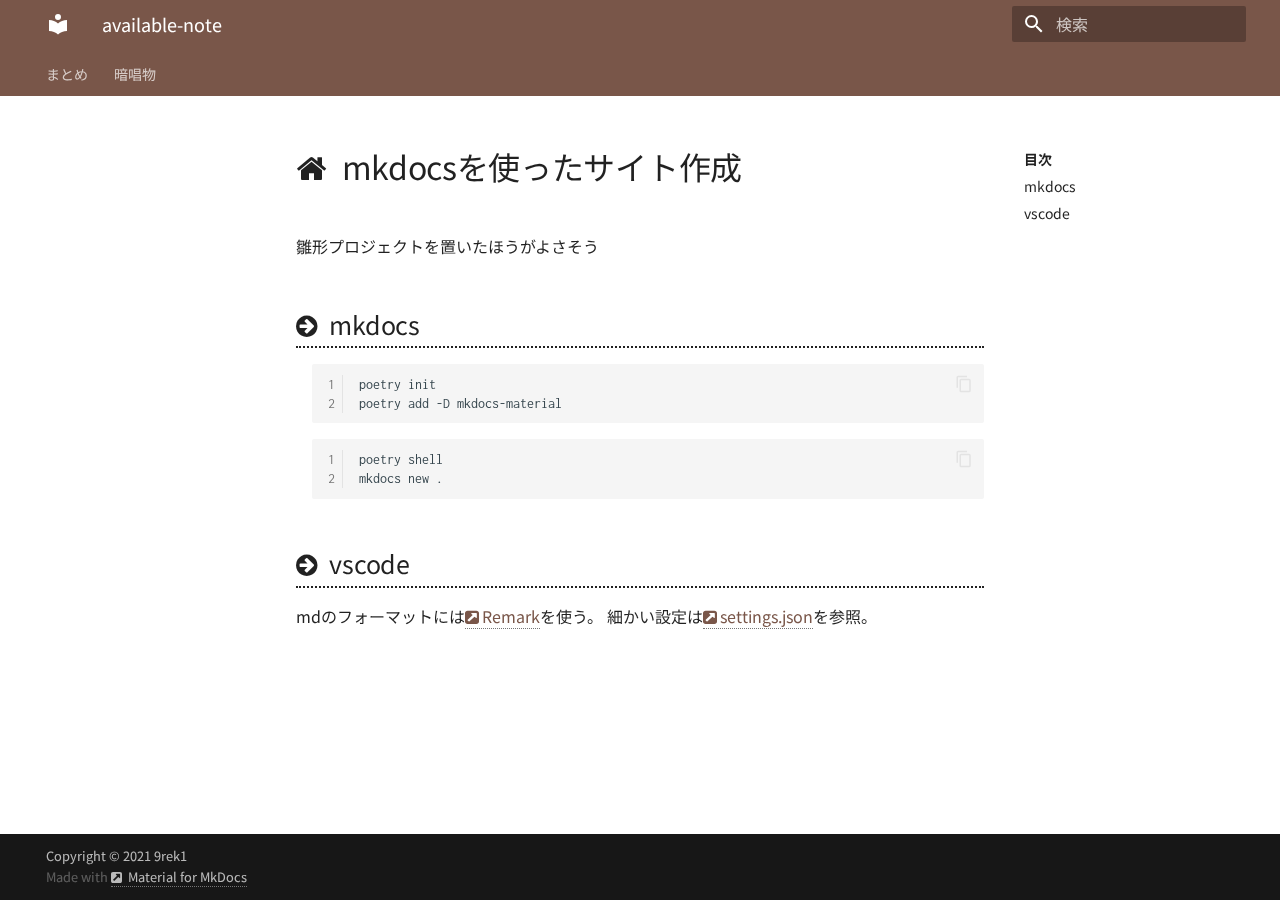
<file: index.html>
<!doctype html>
<html lang="ja" class="no-js">
  <head>
    
      <meta charset="utf-8">
      <meta name="viewport" content="width=device-width,initial-scale=1">
      
      
      
      
      <link rel="icon" href="assets/images/favicon.png">
      <meta name="generator" content="mkdocs-1.2.3, mkdocs-material-7.3.6">
    
    
      
        <title>available-note</title>
      
    
    
      <link rel="stylesheet" href="assets/stylesheets/main.a57b2b03.min.css">
      
        
        <link rel="stylesheet" href="assets/stylesheets/palette.3f5d1f46.min.css">
        
          
          
          <meta name="theme-color" content="#795649">
        
      
    
    
    
      
        
        <link rel="preconnect" href="https://fonts.gstatic.com" crossorigin>
        <link rel="stylesheet" href="https://fonts.googleapis.com/css?family=Noto+Sans+JP:300,400,400i,700%7CInconsolata&display=fallback">
        <style>:root{--md-text-font-family:"Noto Sans JP";--md-code-font-family:"Inconsolata"}</style>
      
    
    
    
      <link rel="stylesheet" href="stylesheets/extra.css">
    
      <link rel="stylesheet" href="https://stackpath.bootstrapcdn.com/font-awesome/4.7.0/css/font-awesome.min.css">
    
    
      


    
    
  </head>
  
  
    
    
    
    
    
    <body dir="ltr" data-md-color-scheme="" data-md-color-primary="brown" data-md-color-accent="">
  
    
    <script>function __prefix(e){return new URL(".",location).pathname+"."+e}function __get(e,t=localStorage){return JSON.parse(t.getItem(__prefix(e)))}</script>
    
    <input class="md-toggle" data-md-toggle="drawer" type="checkbox" id="__drawer" autocomplete="off">
    <input class="md-toggle" data-md-toggle="search" type="checkbox" id="__search" autocomplete="off">
    <label class="md-overlay" for="__drawer"></label>
    <div data-md-component="skip">
      
        
        <a href="#mkdocs" class="md-skip">
          コンテンツにスキップ
        </a>
      
    </div>
    <div data-md-component="announce">
      
    </div>
    
      

<header class="md-header" data-md-component="header">
  <nav class="md-header__inner md-grid" aria-label="ヘッダー">
    <a href="." title="available-note" class="md-header__button md-logo" aria-label="available-note" data-md-component="logo">
      
  
  <svg xmlns="http://www.w3.org/2000/svg" viewBox="0 0 24 24"><path d="M12 8a3 3 0 0 0 3-3 3 3 0 0 0-3-3 3 3 0 0 0-3 3 3 3 0 0 0 3 3m0 3.54C9.64 9.35 6.5 8 3 8v11c3.5 0 6.64 1.35 9 3.54 2.36-2.19 5.5-3.54 9-3.54V8c-3.5 0-6.64 1.35-9 3.54z"/></svg>

    </a>
    <label class="md-header__button md-icon" for="__drawer">
      <svg xmlns="http://www.w3.org/2000/svg" viewBox="0 0 24 24"><path d="M3 6h18v2H3V6m0 5h18v2H3v-2m0 5h18v2H3v-2z"/></svg>
    </label>
    <div class="md-header__title" data-md-component="header-title">
      <div class="md-header__ellipsis">
        <div class="md-header__topic">
          <span class="md-ellipsis">
            available-note
          </span>
        </div>
        <div class="md-header__topic" data-md-component="header-topic">
          <span class="md-ellipsis">
            
              mkdocsを使ったサイト作成
            
          </span>
        </div>
      </div>
    </div>
    
    
    
      <label class="md-header__button md-icon" for="__search">
        <svg xmlns="http://www.w3.org/2000/svg" viewBox="0 0 24 24"><path d="M9.5 3A6.5 6.5 0 0 1 16 9.5c0 1.61-.59 3.09-1.56 4.23l.27.27h.79l5 5-1.5 1.5-5-5v-.79l-.27-.27A6.516 6.516 0 0 1 9.5 16 6.5 6.5 0 0 1 3 9.5 6.5 6.5 0 0 1 9.5 3m0 2C7 5 5 7 5 9.5S7 14 9.5 14 14 12 14 9.5 12 5 9.5 5z"/></svg>
      </label>
      
<div class="md-search" data-md-component="search" role="dialog">
  <label class="md-search__overlay" for="__search"></label>
  <div class="md-search__inner" role="search">
    <form class="md-search__form" name="search">
      <input type="text" class="md-search__input" name="query" aria-label="検索" placeholder="検索" autocapitalize="off" autocorrect="off" autocomplete="off" spellcheck="false" data-md-component="search-query" required>
      <label class="md-search__icon md-icon" for="__search">
        <svg xmlns="http://www.w3.org/2000/svg" viewBox="0 0 24 24"><path d="M9.5 3A6.5 6.5 0 0 1 16 9.5c0 1.61-.59 3.09-1.56 4.23l.27.27h.79l5 5-1.5 1.5-5-5v-.79l-.27-.27A6.516 6.516 0 0 1 9.5 16 6.5 6.5 0 0 1 3 9.5 6.5 6.5 0 0 1 9.5 3m0 2C7 5 5 7 5 9.5S7 14 9.5 14 14 12 14 9.5 12 5 9.5 5z"/></svg>
        <svg xmlns="http://www.w3.org/2000/svg" viewBox="0 0 24 24"><path d="M20 11v2H8l5.5 5.5-1.42 1.42L4.16 12l7.92-7.92L13.5 5.5 8 11h12z"/></svg>
      </label>
      <nav class="md-search__options" aria-label="Search">
        
        <button type="reset" class="md-search__icon md-icon" aria-label="クリア" tabindex="-1">
          <svg xmlns="http://www.w3.org/2000/svg" viewBox="0 0 24 24"><path d="M19 6.41 17.59 5 12 10.59 6.41 5 5 6.41 10.59 12 5 17.59 6.41 19 12 13.41 17.59 19 19 17.59 13.41 12 19 6.41z"/></svg>
        </button>
      </nav>
      
    </form>
    <div class="md-search__output">
      <div class="md-search__scrollwrap" data-md-scrollfix>
        <div class="md-search-result" data-md-component="search-result">
          <div class="md-search-result__meta">
            検索を初期化
          </div>
          <ol class="md-search-result__list"></ol>
        </div>
      </div>
    </div>
  </div>
</div>
    
    
  </nav>
  
</header>
    
    <div class="md-container" data-md-component="container">
      
      
        
          
            
<nav class="md-tabs" aria-label="タブ" data-md-component="tabs">
  <div class="md-tabs__inner md-grid">
    <ul class="md-tabs__list">
      
        
  
  


  
  
  
    <li class="md-tabs__item">
      <a href="summary/murder/" class="md-tabs__link">
        まとめ
      </a>
    </li>
  

      
        
  
  


  
  
  
    <li class="md-tabs__item">
      <a href="recitation/rakusho/" class="md-tabs__link">
        暗唱物
      </a>
    </li>
  

      
    </ul>
  </div>
</nav>
          
        
      
      <main class="md-main" data-md-component="main">
        <div class="md-main__inner md-grid">
          
            
              
              <div class="md-sidebar md-sidebar--primary" data-md-component="sidebar" data-md-type="navigation" >
                <div class="md-sidebar__scrollwrap">
                  <div class="md-sidebar__inner">
                    

  


<nav class="md-nav md-nav--primary md-nav--lifted" aria-label="ナビゲーション" data-md-level="0">
  <label class="md-nav__title" for="__drawer">
    <a href="." title="available-note" class="md-nav__button md-logo" aria-label="available-note" data-md-component="logo">
      
  
  <svg xmlns="http://www.w3.org/2000/svg" viewBox="0 0 24 24"><path d="M12 8a3 3 0 0 0 3-3 3 3 0 0 0-3-3 3 3 0 0 0-3 3 3 3 0 0 0 3 3m0 3.54C9.64 9.35 6.5 8 3 8v11c3.5 0 6.64 1.35 9 3.54 2.36-2.19 5.5-3.54 9-3.54V8c-3.5 0-6.64 1.35-9 3.54z"/></svg>

    </a>
    available-note
  </label>
  
  <ul class="md-nav__list" data-md-scrollfix>
    
      
      
      

  
  
  
    
    <li class="md-nav__item md-nav__item--nested">
      
      
        <input class="md-nav__toggle md-toggle" data-md-toggle="__nav_1" type="checkbox" id="__nav_1" >
      
      
      
      
        <label class="md-nav__link" for="__nav_1">
          まとめ
          <span class="md-nav__icon md-icon"></span>
        </label>
      
      <nav class="md-nav" aria-label="まとめ" data-md-level="1">
        <label class="md-nav__title" for="__nav_1">
          <span class="md-nav__icon md-icon"></span>
          まとめ
        </label>
        <ul class="md-nav__list" data-md-scrollfix>
          
            
              
  
  
  
    <li class="md-nav__item">
      <a href="summary/murder/" class="md-nav__link">
        マダミス
      </a>
    </li>
  

            
          
        </ul>
      </nav>
    </li>
  

    
      
      
      

  
  
  
    
    <li class="md-nav__item md-nav__item--nested">
      
      
        <input class="md-nav__toggle md-toggle" data-md-toggle="__nav_2" type="checkbox" id="__nav_2" >
      
      
      
      
        <label class="md-nav__link" for="__nav_2">
          暗唱物
          <span class="md-nav__icon md-icon"></span>
        </label>
      
      <nav class="md-nav" aria-label="暗唱物" data-md-level="1">
        <label class="md-nav__title" for="__nav_2">
          <span class="md-nav__icon md-icon"></span>
          暗唱物
        </label>
        <ul class="md-nav__list" data-md-scrollfix>
          
            
              
  
  
  
    <li class="md-nav__item">
      <a href="recitation/rakusho/" class="md-nav__link">
        二条河原落書
      </a>
    </li>
  

            
          
            
              
  
  
  
    <li class="md-nav__item">
      <a href="recitation/kenpo/" class="md-nav__link">
        日本国憲法
      </a>
    </li>
  

            
          
            
              
  
  
  
    <li class="md-nav__item">
      <a href="recitation/chokugo/" class="md-nav__link">
        教育勅語
      </a>
    </li>
  

            
          
            
              
  
  
  
    <li class="md-nav__item">
      <a href="recitation/shingyo/" class="md-nav__link">
        般若心経
      </a>
    </li>
  

            
          
            
              
  
  
  
    <li class="md-nav__item">
      <a href="recitation/tenno/" class="md-nav__link">
        歴代天皇
      </a>
    </li>
  

            
          
            
              
  
  
  
    <li class="md-nav__item">
      <a href="recitation/literature/" class="md-nav__link">
        文学作品
      </a>
    </li>
  

            
          
            
              
  
  
  
    <li class="md-nav__item">
      <a href="recitation/culture/" class="md-nav__link">
        カルチャー
      </a>
    </li>
  

            
          
            
              
  
  
  
    <li class="md-nav__item">
      <a href="recitation/olympics/" class="md-nav__link">
        オリンピック
      </a>
    </li>
  

            
          
            
              
  
  
  
    <li class="md-nav__item">
      <a href="recitation/quiz/" class="md-nav__link">
        クイズもの
      </a>
    </li>
  

            
          
        </ul>
      </nav>
    </li>
  

    
  </ul>
</nav>
                  </div>
                </div>
              </div>
            
            
              
              <div class="md-sidebar md-sidebar--secondary" data-md-component="sidebar" data-md-type="toc" >
                <div class="md-sidebar__scrollwrap">
                  <div class="md-sidebar__inner">
                    


<nav class="md-nav md-nav--secondary" aria-label="目次">
  
  
  
    
  
  
    <label class="md-nav__title" for="__toc">
      <span class="md-nav__icon md-icon"></span>
      目次
    </label>
    <ul class="md-nav__list" data-md-component="toc" data-md-scrollfix>
      
        <li class="md-nav__item">
  <a href="#mkdocs_1" class="md-nav__link">
    mkdocs
  </a>
  
</li>
      
        <li class="md-nav__item">
  <a href="#vscode" class="md-nav__link">
    vscode
  </a>
  
</li>
      
    </ul>
  
</nav>
                  </div>
                </div>
              </div>
            
          
          <div class="md-content" data-md-component="content">
            <article class="md-content__inner md-typeset">
              
                
                
                <h1 id="mkdocs">mkdocsを使ったサイト作成</h1>
<p>雛形プロジェクトを置いたほうがよさそう</p>
<h2 id="mkdocs_1">mkdocs</h2>
<table class="highlighttable"><tr><td class="linenos"><div class="linenodiv"><pre><span></span><span class="normal">1</span>
<span class="normal">2</span></pre></div></td><td class="code"><div class="highlight"><pre><span></span><code>poetry init
poetry add -D mkdocs-material
</code></pre></div>
</td></tr></table>
<table class="highlighttable"><tr><td class="linenos"><div class="linenodiv"><pre><span></span><span class="normal">1</span>
<span class="normal">2</span></pre></div></td><td class="code"><div class="highlight"><pre><span></span><code>poetry shell
mkdocs new .
</code></pre></div>
</td></tr></table>
<h2 id="vscode">vscode</h2>
<p>mdのフォーマットには<a href="https://marketplace.visualstudio.com/items?itemName=unifiedjs.vscode-remark">Remark</a>を使う。
細かい設定は<a href="">settings.json</a>を参照。</p>
                
              
              
                


              
            </article>
          </div>
        </div>
        
      </main>
      
        
<footer class="md-footer">
  
  <div class="md-footer-meta md-typeset">
    <div class="md-footer-meta__inner md-grid">
      <div class="md-footer-copyright">
        
          <div class="md-footer-copyright__highlight">
            Copyright &copy 2021 9rek1
          </div>
        
        
          Made with
          <a href="https://squidfunk.github.io/mkdocs-material/" target="_blank" rel="noopener">
            Material for MkDocs
          </a>
        
        
      </div>
      
    </div>
  </div>
</footer>
      
    </div>
    <div class="md-dialog" data-md-component="dialog">
      <div class="md-dialog__inner md-typeset"></div>
    </div>
    <script id="__config" type="application/json">{"base": ".", "features": ["navigation.instant", "navigation.tabs"], "translations": {"clipboard.copy": "\u30af\u30ea\u30c3\u30d7\u30dc\u30fc\u30c9\u3078\u30b3\u30d4\u30fc", "clipboard.copied": "\u30b3\u30d4\u30fc\u3057\u307e\u3057\u305f", "search.config.lang": "ja", "search.config.pipeline": "trimmer, stemmer", "search.config.separator": "[\\s\\-\u3000\u3001\u3002\uff0c\uff0e]+", "search.placeholder": "\u691c\u7d22", "search.result.placeholder": "\u691c\u7d22\u30ad\u30fc\u30ef\u30fc\u30c9\u3092\u5165\u529b\u3057\u3066\u304f\u3060\u3055\u3044", "search.result.none": "\u4f55\u3082\u898b\u3064\u304b\u308a\u307e\u305b\u3093\u3067\u3057\u305f", "search.result.one": "1\u4ef6\u898b\u3064\u304b\u308a\u307e\u3057\u305f", "search.result.other": "#\u4ef6\u898b\u3064\u304b\u308a\u307e\u3057\u305f", "search.result.more.one": "\u3053\u306e\u30da\u30fc\u30b8\u5185\u306b\u3082\u30461\u4ef6\u898b\u3064\u304b\u308a\u307e\u3057\u305f", "search.result.more.other": "\u3053\u306e\u30da\u30fc\u30b8\u5185\u306b\u3042\u3068#\u4ef6\u898b\u3064\u304b\u308a\u307e\u3057\u305f", "search.result.term.missing": "\u691c\u7d22\u306b\u542b\u307e\u308c\u306a\u3044", "select.version.title": "Select version"}, "search": "assets/javascripts/workers/search.fcfe8b6d.min.js", "version": null}</script>
    
    
      <script src="assets/javascripts/bundle.b1047164.min.js"></script>
      
    
  </body>
</html>
</file>
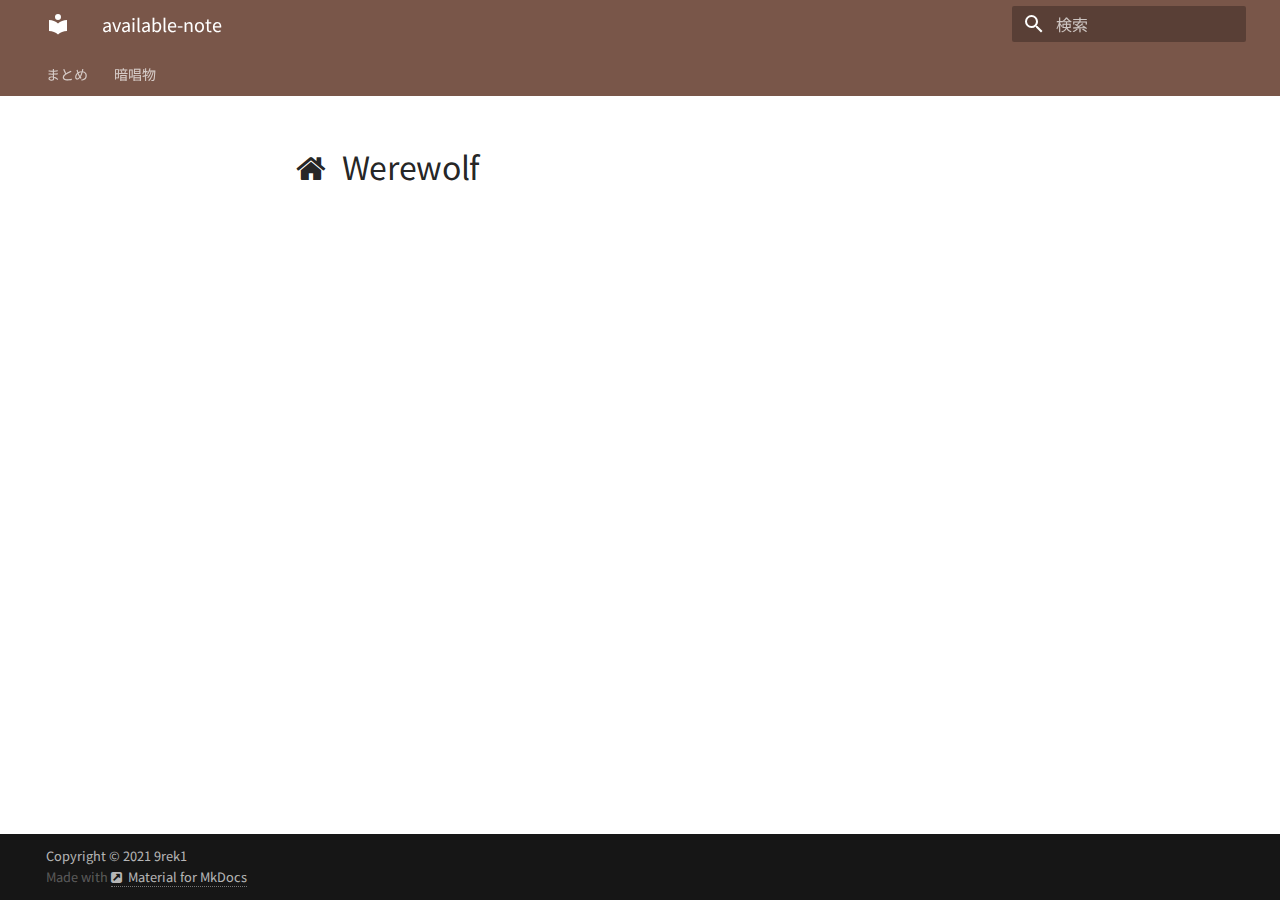
<file: werewolf/index.html>
<!doctype html>
<html lang="ja" class="no-js">
  <head>
    
      <meta charset="utf-8">
      <meta name="viewport" content="width=device-width,initial-scale=1">
      
      
      
      
      <link rel="icon" href="../assets/images/favicon.png">
      <meta name="generator" content="mkdocs-1.2.3, mkdocs-material-7.3.6">
    
    
      
        <title>Werewolf - available-note</title>
      
    
    
      <link rel="stylesheet" href="../assets/stylesheets/main.a57b2b03.min.css">
      
        
        <link rel="stylesheet" href="../assets/stylesheets/palette.3f5d1f46.min.css">
        
          
          
          <meta name="theme-color" content="#795649">
        
      
    
    
    
      
        
        <link rel="preconnect" href="https://fonts.gstatic.com" crossorigin>
        <link rel="stylesheet" href="https://fonts.googleapis.com/css?family=Noto+Sans+JP:300,400,400i,700%7CInconsolata&display=fallback">
        <style>:root{--md-text-font-family:"Noto Sans JP";--md-code-font-family:"Inconsolata"}</style>
      
    
    
    
      <link rel="stylesheet" href="../stylesheets/extra.css">
    
      <link rel="stylesheet" href="https://stackpath.bootstrapcdn.com/font-awesome/4.7.0/css/font-awesome.min.css">
    
    
      


    
    
  </head>
  
  
    
    
    
    
    
    <body dir="ltr" data-md-color-scheme="" data-md-color-primary="brown" data-md-color-accent="">
  
    
    <script>function __prefix(e){return new URL("..",location).pathname+"."+e}function __get(e,t=localStorage){return JSON.parse(t.getItem(__prefix(e)))}</script>
    
    <input class="md-toggle" data-md-toggle="drawer" type="checkbox" id="__drawer" autocomplete="off">
    <input class="md-toggle" data-md-toggle="search" type="checkbox" id="__search" autocomplete="off">
    <label class="md-overlay" for="__drawer"></label>
    <div data-md-component="skip">
      
    </div>
    <div data-md-component="announce">
      
    </div>
    
      

<header class="md-header" data-md-component="header">
  <nav class="md-header__inner md-grid" aria-label="ヘッダー">
    <a href=".." title="available-note" class="md-header__button md-logo" aria-label="available-note" data-md-component="logo">
      
  
  <svg xmlns="http://www.w3.org/2000/svg" viewBox="0 0 24 24"><path d="M12 8a3 3 0 0 0 3-3 3 3 0 0 0-3-3 3 3 0 0 0-3 3 3 3 0 0 0 3 3m0 3.54C9.64 9.35 6.5 8 3 8v11c3.5 0 6.64 1.35 9 3.54 2.36-2.19 5.5-3.54 9-3.54V8c-3.5 0-6.64 1.35-9 3.54z"/></svg>

    </a>
    <label class="md-header__button md-icon" for="__drawer">
      <svg xmlns="http://www.w3.org/2000/svg" viewBox="0 0 24 24"><path d="M3 6h18v2H3V6m0 5h18v2H3v-2m0 5h18v2H3v-2z"/></svg>
    </label>
    <div class="md-header__title" data-md-component="header-title">
      <div class="md-header__ellipsis">
        <div class="md-header__topic">
          <span class="md-ellipsis">
            available-note
          </span>
        </div>
        <div class="md-header__topic" data-md-component="header-topic">
          <span class="md-ellipsis">
            
              Werewolf
            
          </span>
        </div>
      </div>
    </div>
    
    
    
      <label class="md-header__button md-icon" for="__search">
        <svg xmlns="http://www.w3.org/2000/svg" viewBox="0 0 24 24"><path d="M9.5 3A6.5 6.5 0 0 1 16 9.5c0 1.61-.59 3.09-1.56 4.23l.27.27h.79l5 5-1.5 1.5-5-5v-.79l-.27-.27A6.516 6.516 0 0 1 9.5 16 6.5 6.5 0 0 1 3 9.5 6.5 6.5 0 0 1 9.5 3m0 2C7 5 5 7 5 9.5S7 14 9.5 14 14 12 14 9.5 12 5 9.5 5z"/></svg>
      </label>
      
<div class="md-search" data-md-component="search" role="dialog">
  <label class="md-search__overlay" for="__search"></label>
  <div class="md-search__inner" role="search">
    <form class="md-search__form" name="search">
      <input type="text" class="md-search__input" name="query" aria-label="検索" placeholder="検索" autocapitalize="off" autocorrect="off" autocomplete="off" spellcheck="false" data-md-component="search-query" required>
      <label class="md-search__icon md-icon" for="__search">
        <svg xmlns="http://www.w3.org/2000/svg" viewBox="0 0 24 24"><path d="M9.5 3A6.5 6.5 0 0 1 16 9.5c0 1.61-.59 3.09-1.56 4.23l.27.27h.79l5 5-1.5 1.5-5-5v-.79l-.27-.27A6.516 6.516 0 0 1 9.5 16 6.5 6.5 0 0 1 3 9.5 6.5 6.5 0 0 1 9.5 3m0 2C7 5 5 7 5 9.5S7 14 9.5 14 14 12 14 9.5 12 5 9.5 5z"/></svg>
        <svg xmlns="http://www.w3.org/2000/svg" viewBox="0 0 24 24"><path d="M20 11v2H8l5.5 5.5-1.42 1.42L4.16 12l7.92-7.92L13.5 5.5 8 11h12z"/></svg>
      </label>
      <nav class="md-search__options" aria-label="Search">
        
        <button type="reset" class="md-search__icon md-icon" aria-label="クリア" tabindex="-1">
          <svg xmlns="http://www.w3.org/2000/svg" viewBox="0 0 24 24"><path d="M19 6.41 17.59 5 12 10.59 6.41 5 5 6.41 10.59 12 5 17.59 6.41 19 12 13.41 17.59 19 19 17.59 13.41 12 19 6.41z"/></svg>
        </button>
      </nav>
      
    </form>
    <div class="md-search__output">
      <div class="md-search__scrollwrap" data-md-scrollfix>
        <div class="md-search-result" data-md-component="search-result">
          <div class="md-search-result__meta">
            検索を初期化
          </div>
          <ol class="md-search-result__list"></ol>
        </div>
      </div>
    </div>
  </div>
</div>
    
    
  </nav>
  
</header>
    
    <div class="md-container" data-md-component="container">
      
      
        
          
            
<nav class="md-tabs" aria-label="タブ" data-md-component="tabs">
  <div class="md-tabs__inner md-grid">
    <ul class="md-tabs__list">
      
        
  
  


  
  
  
    <li class="md-tabs__item">
      <a href="../summary/murder/" class="md-tabs__link">
        まとめ
      </a>
    </li>
  

      
        
  
  


  
  
  
    <li class="md-tabs__item">
      <a href="../recitation/rakusho/" class="md-tabs__link">
        暗唱物
      </a>
    </li>
  

      
    </ul>
  </div>
</nav>
          
        
      
      <main class="md-main" data-md-component="main">
        <div class="md-main__inner md-grid">
          
            
              
              <div class="md-sidebar md-sidebar--primary" data-md-component="sidebar" data-md-type="navigation" >
                <div class="md-sidebar__scrollwrap">
                  <div class="md-sidebar__inner">
                    

  


<nav class="md-nav md-nav--primary md-nav--lifted" aria-label="ナビゲーション" data-md-level="0">
  <label class="md-nav__title" for="__drawer">
    <a href=".." title="available-note" class="md-nav__button md-logo" aria-label="available-note" data-md-component="logo">
      
  
  <svg xmlns="http://www.w3.org/2000/svg" viewBox="0 0 24 24"><path d="M12 8a3 3 0 0 0 3-3 3 3 0 0 0-3-3 3 3 0 0 0-3 3 3 3 0 0 0 3 3m0 3.54C9.64 9.35 6.5 8 3 8v11c3.5 0 6.64 1.35 9 3.54 2.36-2.19 5.5-3.54 9-3.54V8c-3.5 0-6.64 1.35-9 3.54z"/></svg>

    </a>
    available-note
  </label>
  
  <ul class="md-nav__list" data-md-scrollfix>
    
      
      
      

  
  
  
    
    <li class="md-nav__item md-nav__item--nested">
      
      
        <input class="md-nav__toggle md-toggle" data-md-toggle="__nav_1" type="checkbox" id="__nav_1" >
      
      
      
      
        <label class="md-nav__link" for="__nav_1">
          まとめ
          <span class="md-nav__icon md-icon"></span>
        </label>
      
      <nav class="md-nav" aria-label="まとめ" data-md-level="1">
        <label class="md-nav__title" for="__nav_1">
          <span class="md-nav__icon md-icon"></span>
          まとめ
        </label>
        <ul class="md-nav__list" data-md-scrollfix>
          
            
              
  
  
  
    <li class="md-nav__item">
      <a href="../summary/murder/" class="md-nav__link">
        マダミス
      </a>
    </li>
  

            
          
        </ul>
      </nav>
    </li>
  

    
      
      
      

  
  
  
    
    <li class="md-nav__item md-nav__item--nested">
      
      
        <input class="md-nav__toggle md-toggle" data-md-toggle="__nav_2" type="checkbox" id="__nav_2" >
      
      
      
      
        <label class="md-nav__link" for="__nav_2">
          暗唱物
          <span class="md-nav__icon md-icon"></span>
        </label>
      
      <nav class="md-nav" aria-label="暗唱物" data-md-level="1">
        <label class="md-nav__title" for="__nav_2">
          <span class="md-nav__icon md-icon"></span>
          暗唱物
        </label>
        <ul class="md-nav__list" data-md-scrollfix>
          
            
              
  
  
  
    <li class="md-nav__item">
      <a href="../recitation/rakusho/" class="md-nav__link">
        二条河原落書
      </a>
    </li>
  

            
          
            
              
  
  
  
    <li class="md-nav__item">
      <a href="../recitation/kenpo/" class="md-nav__link">
        日本国憲法
      </a>
    </li>
  

            
          
            
              
  
  
  
    <li class="md-nav__item">
      <a href="../recitation/chokugo/" class="md-nav__link">
        教育勅語
      </a>
    </li>
  

            
          
            
              
  
  
  
    <li class="md-nav__item">
      <a href="../recitation/shingyo/" class="md-nav__link">
        般若心経
      </a>
    </li>
  

            
          
            
              
  
  
  
    <li class="md-nav__item">
      <a href="../recitation/tenno/" class="md-nav__link">
        歴代天皇
      </a>
    </li>
  

            
          
            
              
  
  
  
    <li class="md-nav__item">
      <a href="../recitation/literature/" class="md-nav__link">
        文学作品
      </a>
    </li>
  

            
          
            
              
  
  
  
    <li class="md-nav__item">
      <a href="../recitation/culture/" class="md-nav__link">
        カルチャー
      </a>
    </li>
  

            
          
            
              
  
  
  
    <li class="md-nav__item">
      <a href="../recitation/olympics/" class="md-nav__link">
        オリンピック
      </a>
    </li>
  

            
          
            
              
  
  
  
    <li class="md-nav__item">
      <a href="../recitation/quiz/" class="md-nav__link">
        クイズもの
      </a>
    </li>
  

            
          
        </ul>
      </nav>
    </li>
  

    
  </ul>
</nav>
                  </div>
                </div>
              </div>
            
            
          
          <div class="md-content" data-md-component="content">
            <article class="md-content__inner md-typeset">
              
                
                
                  <h1>Werewolf</h1>
                
                
                
              
              
                


              
            </article>
          </div>
        </div>
        
      </main>
      
        
<footer class="md-footer">
  
  <div class="md-footer-meta md-typeset">
    <div class="md-footer-meta__inner md-grid">
      <div class="md-footer-copyright">
        
          <div class="md-footer-copyright__highlight">
            Copyright &copy 2021 9rek1
          </div>
        
        
          Made with
          <a href="https://squidfunk.github.io/mkdocs-material/" target="_blank" rel="noopener">
            Material for MkDocs
          </a>
        
        
      </div>
      
    </div>
  </div>
</footer>
      
    </div>
    <div class="md-dialog" data-md-component="dialog">
      <div class="md-dialog__inner md-typeset"></div>
    </div>
    <script id="__config" type="application/json">{"base": "..", "features": ["navigation.instant", "navigation.tabs"], "translations": {"clipboard.copy": "\u30af\u30ea\u30c3\u30d7\u30dc\u30fc\u30c9\u3078\u30b3\u30d4\u30fc", "clipboard.copied": "\u30b3\u30d4\u30fc\u3057\u307e\u3057\u305f", "search.config.lang": "ja", "search.config.pipeline": "trimmer, stemmer", "search.config.separator": "[\\s\\-\u3000\u3001\u3002\uff0c\uff0e]+", "search.placeholder": "\u691c\u7d22", "search.result.placeholder": "\u691c\u7d22\u30ad\u30fc\u30ef\u30fc\u30c9\u3092\u5165\u529b\u3057\u3066\u304f\u3060\u3055\u3044", "search.result.none": "\u4f55\u3082\u898b\u3064\u304b\u308a\u307e\u305b\u3093\u3067\u3057\u305f", "search.result.one": "1\u4ef6\u898b\u3064\u304b\u308a\u307e\u3057\u305f", "search.result.other": "#\u4ef6\u898b\u3064\u304b\u308a\u307e\u3057\u305f", "search.result.more.one": "\u3053\u306e\u30da\u30fc\u30b8\u5185\u306b\u3082\u30461\u4ef6\u898b\u3064\u304b\u308a\u307e\u3057\u305f", "search.result.more.other": "\u3053\u306e\u30da\u30fc\u30b8\u5185\u306b\u3042\u3068#\u4ef6\u898b\u3064\u304b\u308a\u307e\u3057\u305f", "search.result.term.missing": "\u691c\u7d22\u306b\u542b\u307e\u308c\u306a\u3044", "select.version.title": "Select version"}, "search": "../assets/javascripts/workers/search.fcfe8b6d.min.js", "version": null}</script>
    
    
      <script src="../assets/javascripts/bundle.b1047164.min.js"></script>
      
    
  </body>
</html>
</file>
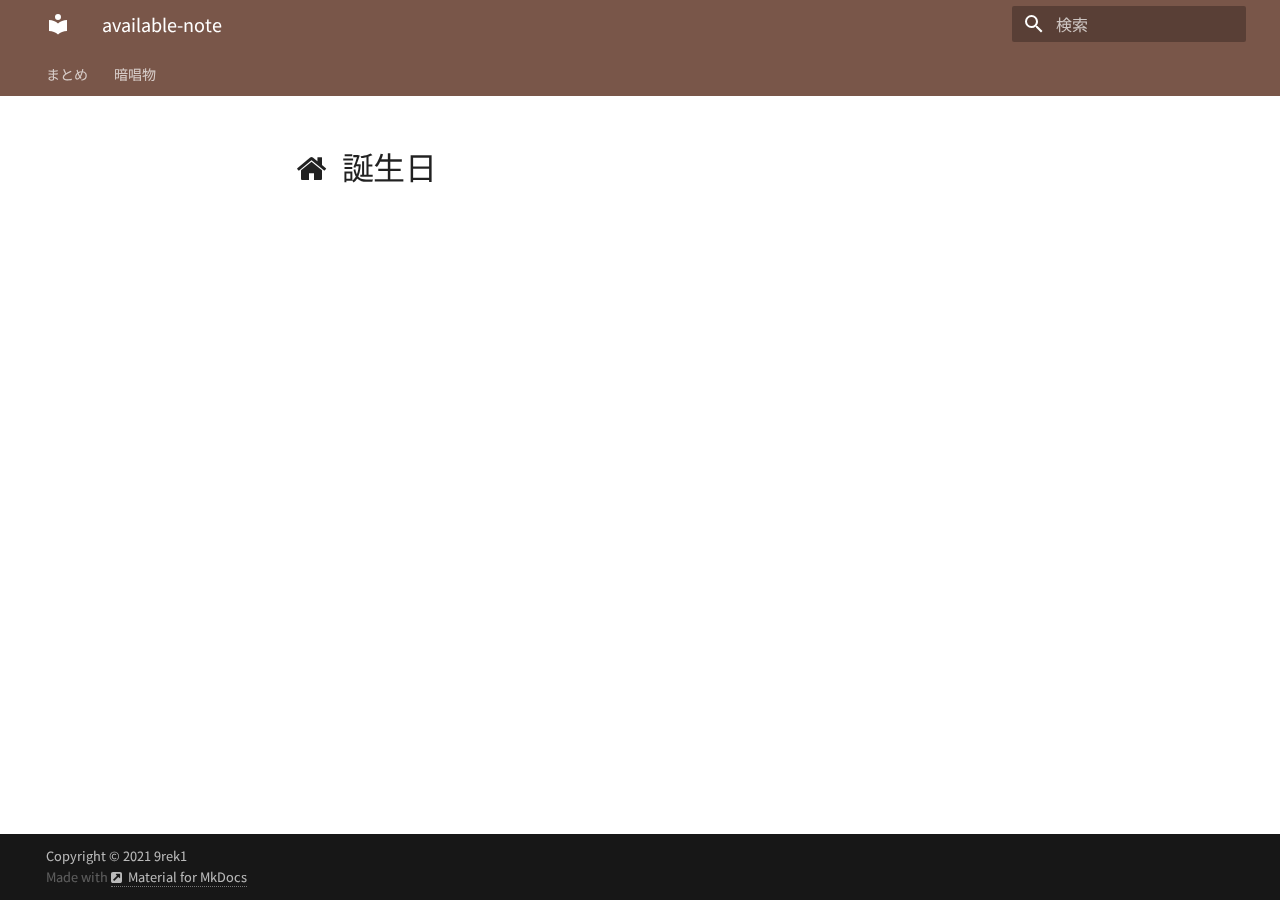
<file: recitation/birthday/index.html>
<!doctype html>
<html lang="ja" class="no-js">
  <head>
    
      <meta charset="utf-8">
      <meta name="viewport" content="width=device-width,initial-scale=1">
      
      
      
      
      <link rel="icon" href="../../assets/images/favicon.png">
      <meta name="generator" content="mkdocs-1.2.3, mkdocs-material-7.3.6">
    
    
      
        <title>誕生日 - available-note</title>
      
    
    
      <link rel="stylesheet" href="../../assets/stylesheets/main.a57b2b03.min.css">
      
        
        <link rel="stylesheet" href="../../assets/stylesheets/palette.3f5d1f46.min.css">
        
          
          
          <meta name="theme-color" content="#795649">
        
      
    
    
    
      
        
        <link rel="preconnect" href="https://fonts.gstatic.com" crossorigin>
        <link rel="stylesheet" href="https://fonts.googleapis.com/css?family=Noto+Sans+JP:300,400,400i,700%7CInconsolata&display=fallback">
        <style>:root{--md-text-font-family:"Noto Sans JP";--md-code-font-family:"Inconsolata"}</style>
      
    
    
    
      <link rel="stylesheet" href="../../stylesheets/extra.css">
    
      <link rel="stylesheet" href="https://stackpath.bootstrapcdn.com/font-awesome/4.7.0/css/font-awesome.min.css">
    
    
      


    
    
  </head>
  
  
    
    
    
    
    
    <body dir="ltr" data-md-color-scheme="" data-md-color-primary="brown" data-md-color-accent="">
  
    
    <script>function __prefix(e){return new URL("../..",location).pathname+"."+e}function __get(e,t=localStorage){return JSON.parse(t.getItem(__prefix(e)))}</script>
    
    <input class="md-toggle" data-md-toggle="drawer" type="checkbox" id="__drawer" autocomplete="off">
    <input class="md-toggle" data-md-toggle="search" type="checkbox" id="__search" autocomplete="off">
    <label class="md-overlay" for="__drawer"></label>
    <div data-md-component="skip">
      
        
        <a href="#_1" class="md-skip">
          コンテンツにスキップ
        </a>
      
    </div>
    <div data-md-component="announce">
      
    </div>
    
      

<header class="md-header" data-md-component="header">
  <nav class="md-header__inner md-grid" aria-label="ヘッダー">
    <a href="../.." title="available-note" class="md-header__button md-logo" aria-label="available-note" data-md-component="logo">
      
  
  <svg xmlns="http://www.w3.org/2000/svg" viewBox="0 0 24 24"><path d="M12 8a3 3 0 0 0 3-3 3 3 0 0 0-3-3 3 3 0 0 0-3 3 3 3 0 0 0 3 3m0 3.54C9.64 9.35 6.5 8 3 8v11c3.5 0 6.64 1.35 9 3.54 2.36-2.19 5.5-3.54 9-3.54V8c-3.5 0-6.64 1.35-9 3.54z"/></svg>

    </a>
    <label class="md-header__button md-icon" for="__drawer">
      <svg xmlns="http://www.w3.org/2000/svg" viewBox="0 0 24 24"><path d="M3 6h18v2H3V6m0 5h18v2H3v-2m0 5h18v2H3v-2z"/></svg>
    </label>
    <div class="md-header__title" data-md-component="header-title">
      <div class="md-header__ellipsis">
        <div class="md-header__topic">
          <span class="md-ellipsis">
            available-note
          </span>
        </div>
        <div class="md-header__topic" data-md-component="header-topic">
          <span class="md-ellipsis">
            
              誕生日
            
          </span>
        </div>
      </div>
    </div>
    
    
    
      <label class="md-header__button md-icon" for="__search">
        <svg xmlns="http://www.w3.org/2000/svg" viewBox="0 0 24 24"><path d="M9.5 3A6.5 6.5 0 0 1 16 9.5c0 1.61-.59 3.09-1.56 4.23l.27.27h.79l5 5-1.5 1.5-5-5v-.79l-.27-.27A6.516 6.516 0 0 1 9.5 16 6.5 6.5 0 0 1 3 9.5 6.5 6.5 0 0 1 9.5 3m0 2C7 5 5 7 5 9.5S7 14 9.5 14 14 12 14 9.5 12 5 9.5 5z"/></svg>
      </label>
      
<div class="md-search" data-md-component="search" role="dialog">
  <label class="md-search__overlay" for="__search"></label>
  <div class="md-search__inner" role="search">
    <form class="md-search__form" name="search">
      <input type="text" class="md-search__input" name="query" aria-label="検索" placeholder="検索" autocapitalize="off" autocorrect="off" autocomplete="off" spellcheck="false" data-md-component="search-query" required>
      <label class="md-search__icon md-icon" for="__search">
        <svg xmlns="http://www.w3.org/2000/svg" viewBox="0 0 24 24"><path d="M9.5 3A6.5 6.5 0 0 1 16 9.5c0 1.61-.59 3.09-1.56 4.23l.27.27h.79l5 5-1.5 1.5-5-5v-.79l-.27-.27A6.516 6.516 0 0 1 9.5 16 6.5 6.5 0 0 1 3 9.5 6.5 6.5 0 0 1 9.5 3m0 2C7 5 5 7 5 9.5S7 14 9.5 14 14 12 14 9.5 12 5 9.5 5z"/></svg>
        <svg xmlns="http://www.w3.org/2000/svg" viewBox="0 0 24 24"><path d="M20 11v2H8l5.5 5.5-1.42 1.42L4.16 12l7.92-7.92L13.5 5.5 8 11h12z"/></svg>
      </label>
      <nav class="md-search__options" aria-label="Search">
        
        <button type="reset" class="md-search__icon md-icon" aria-label="クリア" tabindex="-1">
          <svg xmlns="http://www.w3.org/2000/svg" viewBox="0 0 24 24"><path d="M19 6.41 17.59 5 12 10.59 6.41 5 5 6.41 10.59 12 5 17.59 6.41 19 12 13.41 17.59 19 19 17.59 13.41 12 19 6.41z"/></svg>
        </button>
      </nav>
      
    </form>
    <div class="md-search__output">
      <div class="md-search__scrollwrap" data-md-scrollfix>
        <div class="md-search-result" data-md-component="search-result">
          <div class="md-search-result__meta">
            検索を初期化
          </div>
          <ol class="md-search-result__list"></ol>
        </div>
      </div>
    </div>
  </div>
</div>
    
    
  </nav>
  
</header>
    
    <div class="md-container" data-md-component="container">
      
      
        
          
            
<nav class="md-tabs" aria-label="タブ" data-md-component="tabs">
  <div class="md-tabs__inner md-grid">
    <ul class="md-tabs__list">
      
        
  
  


  
  
  
    <li class="md-tabs__item">
      <a href="../../summary/murder/" class="md-tabs__link">
        まとめ
      </a>
    </li>
  

      
        
  
  


  
  
  
    <li class="md-tabs__item">
      <a href="../rakusho/" class="md-tabs__link">
        暗唱物
      </a>
    </li>
  

      
    </ul>
  </div>
</nav>
          
        
      
      <main class="md-main" data-md-component="main">
        <div class="md-main__inner md-grid">
          
            
              
              <div class="md-sidebar md-sidebar--primary" data-md-component="sidebar" data-md-type="navigation" >
                <div class="md-sidebar__scrollwrap">
                  <div class="md-sidebar__inner">
                    

  


<nav class="md-nav md-nav--primary md-nav--lifted" aria-label="ナビゲーション" data-md-level="0">
  <label class="md-nav__title" for="__drawer">
    <a href="../.." title="available-note" class="md-nav__button md-logo" aria-label="available-note" data-md-component="logo">
      
  
  <svg xmlns="http://www.w3.org/2000/svg" viewBox="0 0 24 24"><path d="M12 8a3 3 0 0 0 3-3 3 3 0 0 0-3-3 3 3 0 0 0-3 3 3 3 0 0 0 3 3m0 3.54C9.64 9.35 6.5 8 3 8v11c3.5 0 6.64 1.35 9 3.54 2.36-2.19 5.5-3.54 9-3.54V8c-3.5 0-6.64 1.35-9 3.54z"/></svg>

    </a>
    available-note
  </label>
  
  <ul class="md-nav__list" data-md-scrollfix>
    
      
      
      

  
  
  
    
    <li class="md-nav__item md-nav__item--nested">
      
      
        <input class="md-nav__toggle md-toggle" data-md-toggle="__nav_1" type="checkbox" id="__nav_1" >
      
      
      
      
        <label class="md-nav__link" for="__nav_1">
          まとめ
          <span class="md-nav__icon md-icon"></span>
        </label>
      
      <nav class="md-nav" aria-label="まとめ" data-md-level="1">
        <label class="md-nav__title" for="__nav_1">
          <span class="md-nav__icon md-icon"></span>
          まとめ
        </label>
        <ul class="md-nav__list" data-md-scrollfix>
          
            
              
  
  
  
    <li class="md-nav__item">
      <a href="../../summary/murder/" class="md-nav__link">
        マダミス
      </a>
    </li>
  

            
          
        </ul>
      </nav>
    </li>
  

    
      
      
      

  
  
  
    
    <li class="md-nav__item md-nav__item--nested">
      
      
        <input class="md-nav__toggle md-toggle" data-md-toggle="__nav_2" type="checkbox" id="__nav_2" >
      
      
      
      
        <label class="md-nav__link" for="__nav_2">
          暗唱物
          <span class="md-nav__icon md-icon"></span>
        </label>
      
      <nav class="md-nav" aria-label="暗唱物" data-md-level="1">
        <label class="md-nav__title" for="__nav_2">
          <span class="md-nav__icon md-icon"></span>
          暗唱物
        </label>
        <ul class="md-nav__list" data-md-scrollfix>
          
            
              
  
  
  
    <li class="md-nav__item">
      <a href="../rakusho/" class="md-nav__link">
        二条河原落書
      </a>
    </li>
  

            
          
            
              
  
  
  
    <li class="md-nav__item">
      <a href="../kenpo/" class="md-nav__link">
        日本国憲法
      </a>
    </li>
  

            
          
            
              
  
  
  
    <li class="md-nav__item">
      <a href="../chokugo/" class="md-nav__link">
        教育勅語
      </a>
    </li>
  

            
          
            
              
  
  
  
    <li class="md-nav__item">
      <a href="../shingyo/" class="md-nav__link">
        般若心経
      </a>
    </li>
  

            
          
            
              
  
  
  
    <li class="md-nav__item">
      <a href="../tenno/" class="md-nav__link">
        歴代天皇
      </a>
    </li>
  

            
          
            
              
  
  
  
    <li class="md-nav__item">
      <a href="../literature/" class="md-nav__link">
        文学作品
      </a>
    </li>
  

            
          
            
              
  
  
  
    <li class="md-nav__item">
      <a href="../culture/" class="md-nav__link">
        カルチャー
      </a>
    </li>
  

            
          
            
              
  
  
  
    <li class="md-nav__item">
      <a href="../olympics/" class="md-nav__link">
        オリンピック
      </a>
    </li>
  

            
          
            
              
  
  
  
    <li class="md-nav__item">
      <a href="../quiz/" class="md-nav__link">
        クイズもの
      </a>
    </li>
  

            
          
        </ul>
      </nav>
    </li>
  

    
  </ul>
</nav>
                  </div>
                </div>
              </div>
            
            
              
              <div class="md-sidebar md-sidebar--secondary" data-md-component="sidebar" data-md-type="toc" >
                <div class="md-sidebar__scrollwrap">
                  <div class="md-sidebar__inner">
                    


<nav class="md-nav md-nav--secondary" aria-label="目次">
  
  
  
    
  
  
</nav>
                  </div>
                </div>
              </div>
            
          
          <div class="md-content" data-md-component="content">
            <article class="md-content__inner md-typeset">
              
                
                
                <h1 id="_1">誕生日</h1>
                
              
              
                


              
            </article>
          </div>
        </div>
        
      </main>
      
        
<footer class="md-footer">
  
  <div class="md-footer-meta md-typeset">
    <div class="md-footer-meta__inner md-grid">
      <div class="md-footer-copyright">
        
          <div class="md-footer-copyright__highlight">
            Copyright &copy 2021 9rek1
          </div>
        
        
          Made with
          <a href="https://squidfunk.github.io/mkdocs-material/" target="_blank" rel="noopener">
            Material for MkDocs
          </a>
        
        
      </div>
      
    </div>
  </div>
</footer>
      
    </div>
    <div class="md-dialog" data-md-component="dialog">
      <div class="md-dialog__inner md-typeset"></div>
    </div>
    <script id="__config" type="application/json">{"base": "../..", "features": ["navigation.instant", "navigation.tabs"], "translations": {"clipboard.copy": "\u30af\u30ea\u30c3\u30d7\u30dc\u30fc\u30c9\u3078\u30b3\u30d4\u30fc", "clipboard.copied": "\u30b3\u30d4\u30fc\u3057\u307e\u3057\u305f", "search.config.lang": "ja", "search.config.pipeline": "trimmer, stemmer", "search.config.separator": "[\\s\\-\u3000\u3001\u3002\uff0c\uff0e]+", "search.placeholder": "\u691c\u7d22", "search.result.placeholder": "\u691c\u7d22\u30ad\u30fc\u30ef\u30fc\u30c9\u3092\u5165\u529b\u3057\u3066\u304f\u3060\u3055\u3044", "search.result.none": "\u4f55\u3082\u898b\u3064\u304b\u308a\u307e\u305b\u3093\u3067\u3057\u305f", "search.result.one": "1\u4ef6\u898b\u3064\u304b\u308a\u307e\u3057\u305f", "search.result.other": "#\u4ef6\u898b\u3064\u304b\u308a\u307e\u3057\u305f", "search.result.more.one": "\u3053\u306e\u30da\u30fc\u30b8\u5185\u306b\u3082\u30461\u4ef6\u898b\u3064\u304b\u308a\u307e\u3057\u305f", "search.result.more.other": "\u3053\u306e\u30da\u30fc\u30b8\u5185\u306b\u3042\u3068#\u4ef6\u898b\u3064\u304b\u308a\u307e\u3057\u305f", "search.result.term.missing": "\u691c\u7d22\u306b\u542b\u307e\u308c\u306a\u3044", "select.version.title": "Select version"}, "search": "../../assets/javascripts/workers/search.fcfe8b6d.min.js", "version": null}</script>
    
    
      <script src="../../assets/javascripts/bundle.b1047164.min.js"></script>
      
    
  </body>
</html>
</file>
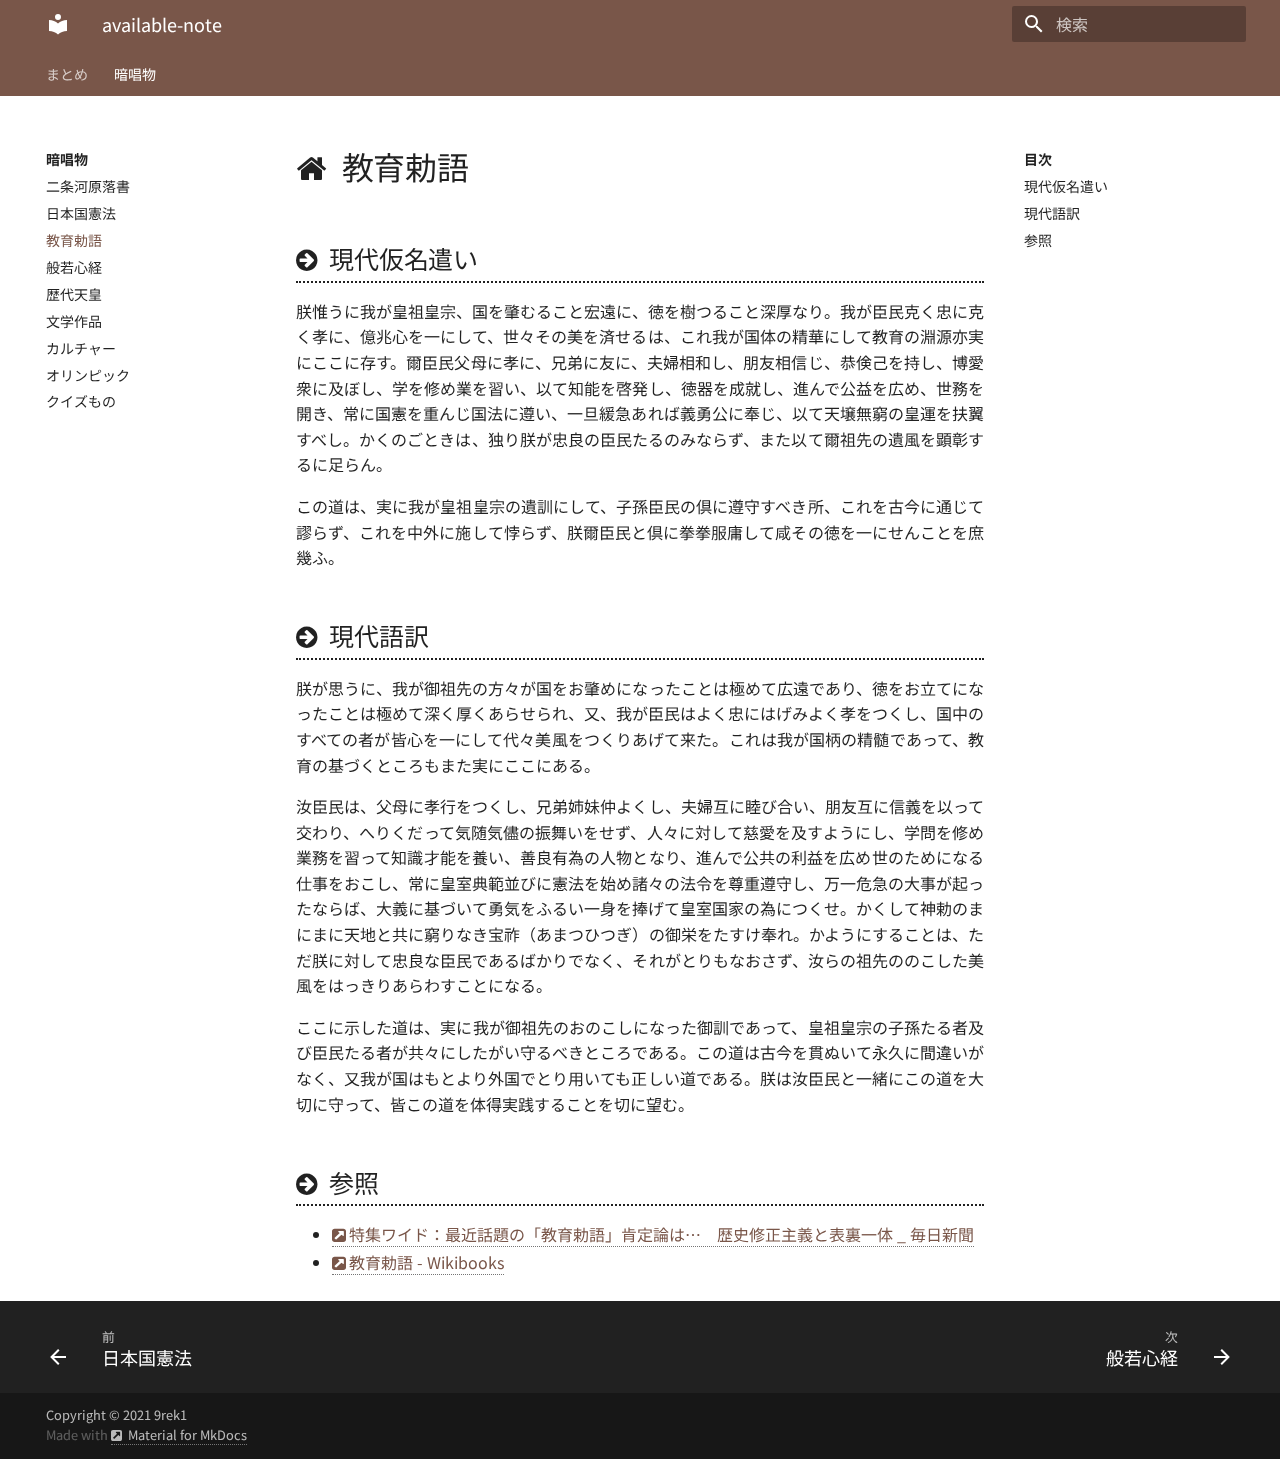
<file: recitation/chokugo/index.html>
<!doctype html>
<html lang="ja" class="no-js">
  <head>
    
      <meta charset="utf-8">
      <meta name="viewport" content="width=device-width,initial-scale=1">
      
      
      
      
      <link rel="icon" href="../../assets/images/favicon.png">
      <meta name="generator" content="mkdocs-1.2.3, mkdocs-material-7.3.6">
    
    
      
        <title>教育勅語 - available-note</title>
      
    
    
      <link rel="stylesheet" href="../../assets/stylesheets/main.a57b2b03.min.css">
      
        
        <link rel="stylesheet" href="../../assets/stylesheets/palette.3f5d1f46.min.css">
        
          
          
          <meta name="theme-color" content="#795649">
        
      
    
    
    
      
        
        <link rel="preconnect" href="https://fonts.gstatic.com" crossorigin>
        <link rel="stylesheet" href="https://fonts.googleapis.com/css?family=Noto+Sans+JP:300,400,400i,700%7CInconsolata&display=fallback">
        <style>:root{--md-text-font-family:"Noto Sans JP";--md-code-font-family:"Inconsolata"}</style>
      
    
    
    
      <link rel="stylesheet" href="../../stylesheets/extra.css">
    
      <link rel="stylesheet" href="https://stackpath.bootstrapcdn.com/font-awesome/4.7.0/css/font-awesome.min.css">
    
    
      


    
    
  </head>
  
  
    
    
    
    
    
    <body dir="ltr" data-md-color-scheme="" data-md-color-primary="brown" data-md-color-accent="">
  
    
    <script>function __prefix(e){return new URL("../..",location).pathname+"."+e}function __get(e,t=localStorage){return JSON.parse(t.getItem(__prefix(e)))}</script>
    
    <input class="md-toggle" data-md-toggle="drawer" type="checkbox" id="__drawer" autocomplete="off">
    <input class="md-toggle" data-md-toggle="search" type="checkbox" id="__search" autocomplete="off">
    <label class="md-overlay" for="__drawer"></label>
    <div data-md-component="skip">
      
        
        <a href="#_1" class="md-skip">
          コンテンツにスキップ
        </a>
      
    </div>
    <div data-md-component="announce">
      
    </div>
    
      

<header class="md-header" data-md-component="header">
  <nav class="md-header__inner md-grid" aria-label="ヘッダー">
    <a href="../.." title="available-note" class="md-header__button md-logo" aria-label="available-note" data-md-component="logo">
      
  
  <svg xmlns="http://www.w3.org/2000/svg" viewBox="0 0 24 24"><path d="M12 8a3 3 0 0 0 3-3 3 3 0 0 0-3-3 3 3 0 0 0-3 3 3 3 0 0 0 3 3m0 3.54C9.64 9.35 6.5 8 3 8v11c3.5 0 6.64 1.35 9 3.54 2.36-2.19 5.5-3.54 9-3.54V8c-3.5 0-6.64 1.35-9 3.54z"/></svg>

    </a>
    <label class="md-header__button md-icon" for="__drawer">
      <svg xmlns="http://www.w3.org/2000/svg" viewBox="0 0 24 24"><path d="M3 6h18v2H3V6m0 5h18v2H3v-2m0 5h18v2H3v-2z"/></svg>
    </label>
    <div class="md-header__title" data-md-component="header-title">
      <div class="md-header__ellipsis">
        <div class="md-header__topic">
          <span class="md-ellipsis">
            available-note
          </span>
        </div>
        <div class="md-header__topic" data-md-component="header-topic">
          <span class="md-ellipsis">
            
              教育勅語
            
          </span>
        </div>
      </div>
    </div>
    
    
    
      <label class="md-header__button md-icon" for="__search">
        <svg xmlns="http://www.w3.org/2000/svg" viewBox="0 0 24 24"><path d="M9.5 3A6.5 6.5 0 0 1 16 9.5c0 1.61-.59 3.09-1.56 4.23l.27.27h.79l5 5-1.5 1.5-5-5v-.79l-.27-.27A6.516 6.516 0 0 1 9.5 16 6.5 6.5 0 0 1 3 9.5 6.5 6.5 0 0 1 9.5 3m0 2C7 5 5 7 5 9.5S7 14 9.5 14 14 12 14 9.5 12 5 9.5 5z"/></svg>
      </label>
      
<div class="md-search" data-md-component="search" role="dialog">
  <label class="md-search__overlay" for="__search"></label>
  <div class="md-search__inner" role="search">
    <form class="md-search__form" name="search">
      <input type="text" class="md-search__input" name="query" aria-label="検索" placeholder="検索" autocapitalize="off" autocorrect="off" autocomplete="off" spellcheck="false" data-md-component="search-query" required>
      <label class="md-search__icon md-icon" for="__search">
        <svg xmlns="http://www.w3.org/2000/svg" viewBox="0 0 24 24"><path d="M9.5 3A6.5 6.5 0 0 1 16 9.5c0 1.61-.59 3.09-1.56 4.23l.27.27h.79l5 5-1.5 1.5-5-5v-.79l-.27-.27A6.516 6.516 0 0 1 9.5 16 6.5 6.5 0 0 1 3 9.5 6.5 6.5 0 0 1 9.5 3m0 2C7 5 5 7 5 9.5S7 14 9.5 14 14 12 14 9.5 12 5 9.5 5z"/></svg>
        <svg xmlns="http://www.w3.org/2000/svg" viewBox="0 0 24 24"><path d="M20 11v2H8l5.5 5.5-1.42 1.42L4.16 12l7.92-7.92L13.5 5.5 8 11h12z"/></svg>
      </label>
      <nav class="md-search__options" aria-label="Search">
        
        <button type="reset" class="md-search__icon md-icon" aria-label="クリア" tabindex="-1">
          <svg xmlns="http://www.w3.org/2000/svg" viewBox="0 0 24 24"><path d="M19 6.41 17.59 5 12 10.59 6.41 5 5 6.41 10.59 12 5 17.59 6.41 19 12 13.41 17.59 19 19 17.59 13.41 12 19 6.41z"/></svg>
        </button>
      </nav>
      
    </form>
    <div class="md-search__output">
      <div class="md-search__scrollwrap" data-md-scrollfix>
        <div class="md-search-result" data-md-component="search-result">
          <div class="md-search-result__meta">
            検索を初期化
          </div>
          <ol class="md-search-result__list"></ol>
        </div>
      </div>
    </div>
  </div>
</div>
    
    
  </nav>
  
</header>
    
    <div class="md-container" data-md-component="container">
      
      
        
          
            
<nav class="md-tabs" aria-label="タブ" data-md-component="tabs">
  <div class="md-tabs__inner md-grid">
    <ul class="md-tabs__list">
      
        
  
  


  
  
  
    <li class="md-tabs__item">
      <a href="../../summary/murder/" class="md-tabs__link">
        まとめ
      </a>
    </li>
  

      
        
  
  
    
  


  
  
  
    <li class="md-tabs__item">
      <a href="../rakusho/" class="md-tabs__link md-tabs__link--active">
        暗唱物
      </a>
    </li>
  

      
    </ul>
  </div>
</nav>
          
        
      
      <main class="md-main" data-md-component="main">
        <div class="md-main__inner md-grid">
          
            
              
              <div class="md-sidebar md-sidebar--primary" data-md-component="sidebar" data-md-type="navigation" >
                <div class="md-sidebar__scrollwrap">
                  <div class="md-sidebar__inner">
                    

  


<nav class="md-nav md-nav--primary md-nav--lifted" aria-label="ナビゲーション" data-md-level="0">
  <label class="md-nav__title" for="__drawer">
    <a href="../.." title="available-note" class="md-nav__button md-logo" aria-label="available-note" data-md-component="logo">
      
  
  <svg xmlns="http://www.w3.org/2000/svg" viewBox="0 0 24 24"><path d="M12 8a3 3 0 0 0 3-3 3 3 0 0 0-3-3 3 3 0 0 0-3 3 3 3 0 0 0 3 3m0 3.54C9.64 9.35 6.5 8 3 8v11c3.5 0 6.64 1.35 9 3.54 2.36-2.19 5.5-3.54 9-3.54V8c-3.5 0-6.64 1.35-9 3.54z"/></svg>

    </a>
    available-note
  </label>
  
  <ul class="md-nav__list" data-md-scrollfix>
    
      
      
      

  
  
  
    
    <li class="md-nav__item md-nav__item--nested">
      
      
        <input class="md-nav__toggle md-toggle" data-md-toggle="__nav_1" type="checkbox" id="__nav_1" >
      
      
      
      
        <label class="md-nav__link" for="__nav_1">
          まとめ
          <span class="md-nav__icon md-icon"></span>
        </label>
      
      <nav class="md-nav" aria-label="まとめ" data-md-level="1">
        <label class="md-nav__title" for="__nav_1">
          <span class="md-nav__icon md-icon"></span>
          まとめ
        </label>
        <ul class="md-nav__list" data-md-scrollfix>
          
            
              
  
  
  
    <li class="md-nav__item">
      <a href="../../summary/murder/" class="md-nav__link">
        マダミス
      </a>
    </li>
  

            
          
        </ul>
      </nav>
    </li>
  

    
      
      
      

  
  
    
  
  
    
    <li class="md-nav__item md-nav__item--active md-nav__item--nested">
      
      
        <input class="md-nav__toggle md-toggle" data-md-toggle="__nav_2" type="checkbox" id="__nav_2" checked>
      
      
      
      
        <label class="md-nav__link" for="__nav_2">
          暗唱物
          <span class="md-nav__icon md-icon"></span>
        </label>
      
      <nav class="md-nav" aria-label="暗唱物" data-md-level="1">
        <label class="md-nav__title" for="__nav_2">
          <span class="md-nav__icon md-icon"></span>
          暗唱物
        </label>
        <ul class="md-nav__list" data-md-scrollfix>
          
            
              
  
  
  
    <li class="md-nav__item">
      <a href="../rakusho/" class="md-nav__link">
        二条河原落書
      </a>
    </li>
  

            
          
            
              
  
  
  
    <li class="md-nav__item">
      <a href="../kenpo/" class="md-nav__link">
        日本国憲法
      </a>
    </li>
  

            
          
            
              
  
  
    
  
  
    <li class="md-nav__item md-nav__item--active">
      
      <input class="md-nav__toggle md-toggle" data-md-toggle="toc" type="checkbox" id="__toc">
      
      
        
      
      
        <label class="md-nav__link md-nav__link--active" for="__toc">
          教育勅語
          <span class="md-nav__icon md-icon"></span>
        </label>
      
      <a href="./" class="md-nav__link md-nav__link--active">
        教育勅語
      </a>
      
        


<nav class="md-nav md-nav--secondary" aria-label="目次">
  
  
  
    
  
  
    <label class="md-nav__title" for="__toc">
      <span class="md-nav__icon md-icon"></span>
      目次
    </label>
    <ul class="md-nav__list" data-md-component="toc" data-md-scrollfix>
      
        <li class="md-nav__item">
  <a href="#_2" class="md-nav__link">
    現代仮名遣い
  </a>
  
</li>
      
        <li class="md-nav__item">
  <a href="#_3" class="md-nav__link">
    現代語訳
  </a>
  
</li>
      
        <li class="md-nav__item">
  <a href="#_4" class="md-nav__link">
    参照
  </a>
  
</li>
      
    </ul>
  
</nav>
      
    </li>
  

            
          
            
              
  
  
  
    <li class="md-nav__item">
      <a href="../shingyo/" class="md-nav__link">
        般若心経
      </a>
    </li>
  

            
          
            
              
  
  
  
    <li class="md-nav__item">
      <a href="../tenno/" class="md-nav__link">
        歴代天皇
      </a>
    </li>
  

            
          
            
              
  
  
  
    <li class="md-nav__item">
      <a href="../literature/" class="md-nav__link">
        文学作品
      </a>
    </li>
  

            
          
            
              
  
  
  
    <li class="md-nav__item">
      <a href="../culture/" class="md-nav__link">
        カルチャー
      </a>
    </li>
  

            
          
            
              
  
  
  
    <li class="md-nav__item">
      <a href="../olympics/" class="md-nav__link">
        オリンピック
      </a>
    </li>
  

            
          
            
              
  
  
  
    <li class="md-nav__item">
      <a href="../quiz/" class="md-nav__link">
        クイズもの
      </a>
    </li>
  

            
          
        </ul>
      </nav>
    </li>
  

    
  </ul>
</nav>
                  </div>
                </div>
              </div>
            
            
              
              <div class="md-sidebar md-sidebar--secondary" data-md-component="sidebar" data-md-type="toc" >
                <div class="md-sidebar__scrollwrap">
                  <div class="md-sidebar__inner">
                    


<nav class="md-nav md-nav--secondary" aria-label="目次">
  
  
  
    
  
  
    <label class="md-nav__title" for="__toc">
      <span class="md-nav__icon md-icon"></span>
      目次
    </label>
    <ul class="md-nav__list" data-md-component="toc" data-md-scrollfix>
      
        <li class="md-nav__item">
  <a href="#_2" class="md-nav__link">
    現代仮名遣い
  </a>
  
</li>
      
        <li class="md-nav__item">
  <a href="#_3" class="md-nav__link">
    現代語訳
  </a>
  
</li>
      
        <li class="md-nav__item">
  <a href="#_4" class="md-nav__link">
    参照
  </a>
  
</li>
      
    </ul>
  
</nav>
                  </div>
                </div>
              </div>
            
          
          <div class="md-content" data-md-component="content">
            <article class="md-content__inner md-typeset">
              
                
                
                <h1 id="_1">教育勅語</h1>
<h2 id="_2">現代仮名遣い</h2>
<p>朕惟うに我が皇祖皇宗、国を肇むること宏遠に、徳を樹つること深厚なり。我が臣民克く忠に克く孝に、億兆心を一にして、世々その美を済せるは、これ我が国体の精華にして教育の淵源亦実にここに存す。爾臣民父母に孝に、兄弟に友に、夫婦相和し、朋友相信じ、恭倹己を持し、博愛衆に及ぼし、学を修め業を習い、以て知能を啓発し、徳器を成就し、進んで公益を広め、世務を開き、常に国憲を重んじ国法に遵い、一旦緩急あれば義勇公に奉じ、以て天壌無窮の皇運を扶翼すべし。かくのごときは、独り朕が忠良の臣民たるのみならず、また以て爾祖先の遺風を顕彰するに足らん。</p>
<p>この道は、実に我が皇祖皇宗の遺訓にして、子孫臣民の倶に遵守すべき所、これを古今に通じて謬らず、これを中外に施して悖らず、朕爾臣民と倶に拳拳服庸して咸その徳を一にせんことを庶幾ふ。</p>
<h2 id="_3">現代語訳</h2>
<p>朕が思うに、我が御祖先の方々が国をお肇めになったことは極めて広遠であり、徳をお立てになったことは極めて深く厚くあらせられ、又、我が臣民はよく忠にはげみよく孝をつくし、国中のすべての者が皆心を一にして代々美風をつくりあげて来た。これは我が国柄の精髄であって、教育の基づくところもまた実にここにある。</p>
<p>汝臣民は、父母に孝行をつくし、兄弟姉妹仲よくし、夫婦互に睦び合い、朋友互に信義を以って交わり、へりくだって気随気儘の振舞いをせず、人々に対して慈愛を及すようにし、学問を修め業務を習って知識才能を養い、善良有為の人物となり、進んで公共の利益を広め世のためになる仕事をおこし、常に皇室典範並びに憲法を始め諸々の法令を尊重遵守し、万一危急の大事が起ったならば、大義に基づいて勇気をふるい一身を捧げて皇室国家の為につくせ。かくして神勅のまにまに天地と共に窮りなき宝祚（あまつひつぎ）の御栄をたすけ奉れ。かようにすることは、ただ朕に対して忠良な臣民であるばかりでなく、それがとりもなおさず、汝らの祖先ののこした美風をはっきりあらわすことになる。</p>
<p>ここに示した道は、実に我が御祖先のおのこしになった御訓であって、皇祖皇宗の子孫たる者及び臣民たる者が共々にしたがい守るべきところである。この道は古今を貫ぬいて永久に間違いがなく、又我が国はもとより外国でとり用いても正しい道である。朕は汝臣民と一緒にこの道を大切に守って、皆この道を体得実践することを切に望む。</p>
<h2 id="_4">参照</h2>
<ul>
<li><a href="https://mainichi.jp/articles/20170328/dde/012/040/002000c">特集ワイド：最近話題の「教育勅語」肯定論は…　歴史修正主義と表裏一体 _ 毎日新聞</a></li>
<li><a href="https://ja.wikibooks.org/wiki/%E6%95%99%E8%82%B2%E5%8B%85%E8%AA%9E">教育勅語 - Wikibooks</a></li>
</ul>
                
              
              
                


              
            </article>
          </div>
        </div>
        
      </main>
      
        
<footer class="md-footer">
  
    <nav class="md-footer__inner md-grid" aria-label="フッター">
      
        
        <a href="../kenpo/" class="md-footer__link md-footer__link--prev" aria-label="前: 日本国憲法" rel="prev">
          <div class="md-footer__button md-icon">
            <svg xmlns="http://www.w3.org/2000/svg" viewBox="0 0 24 24"><path d="M20 11v2H8l5.5 5.5-1.42 1.42L4.16 12l7.92-7.92L13.5 5.5 8 11h12z"/></svg>
          </div>
          <div class="md-footer__title">
            <div class="md-ellipsis">
              <span class="md-footer__direction">
                前
              </span>
              日本国憲法
            </div>
          </div>
        </a>
      
      
        
        <a href="../shingyo/" class="md-footer__link md-footer__link--next" aria-label="次: 般若心経" rel="next">
          <div class="md-footer__title">
            <div class="md-ellipsis">
              <span class="md-footer__direction">
                次
              </span>
              般若心経
            </div>
          </div>
          <div class="md-footer__button md-icon">
            <svg xmlns="http://www.w3.org/2000/svg" viewBox="0 0 24 24"><path d="M4 11v2h12l-5.5 5.5 1.42 1.42L19.84 12l-7.92-7.92L10.5 5.5 16 11H4z"/></svg>
          </div>
        </a>
      
    </nav>
  
  <div class="md-footer-meta md-typeset">
    <div class="md-footer-meta__inner md-grid">
      <div class="md-footer-copyright">
        
          <div class="md-footer-copyright__highlight">
            Copyright &copy 2021 9rek1
          </div>
        
        
          Made with
          <a href="https://squidfunk.github.io/mkdocs-material/" target="_blank" rel="noopener">
            Material for MkDocs
          </a>
        
        
      </div>
      
    </div>
  </div>
</footer>
      
    </div>
    <div class="md-dialog" data-md-component="dialog">
      <div class="md-dialog__inner md-typeset"></div>
    </div>
    <script id="__config" type="application/json">{"base": "../..", "features": ["navigation.instant", "navigation.tabs"], "translations": {"clipboard.copy": "\u30af\u30ea\u30c3\u30d7\u30dc\u30fc\u30c9\u3078\u30b3\u30d4\u30fc", "clipboard.copied": "\u30b3\u30d4\u30fc\u3057\u307e\u3057\u305f", "search.config.lang": "ja", "search.config.pipeline": "trimmer, stemmer", "search.config.separator": "[\\s\\-\u3000\u3001\u3002\uff0c\uff0e]+", "search.placeholder": "\u691c\u7d22", "search.result.placeholder": "\u691c\u7d22\u30ad\u30fc\u30ef\u30fc\u30c9\u3092\u5165\u529b\u3057\u3066\u304f\u3060\u3055\u3044", "search.result.none": "\u4f55\u3082\u898b\u3064\u304b\u308a\u307e\u305b\u3093\u3067\u3057\u305f", "search.result.one": "1\u4ef6\u898b\u3064\u304b\u308a\u307e\u3057\u305f", "search.result.other": "#\u4ef6\u898b\u3064\u304b\u308a\u307e\u3057\u305f", "search.result.more.one": "\u3053\u306e\u30da\u30fc\u30b8\u5185\u306b\u3082\u30461\u4ef6\u898b\u3064\u304b\u308a\u307e\u3057\u305f", "search.result.more.other": "\u3053\u306e\u30da\u30fc\u30b8\u5185\u306b\u3042\u3068#\u4ef6\u898b\u3064\u304b\u308a\u307e\u3057\u305f", "search.result.term.missing": "\u691c\u7d22\u306b\u542b\u307e\u308c\u306a\u3044", "select.version.title": "Select version"}, "search": "../../assets/javascripts/workers/search.fcfe8b6d.min.js", "version": null}</script>
    
    
      <script src="../../assets/javascripts/bundle.b1047164.min.js"></script>
      
    
  </body>
</html>
</file>
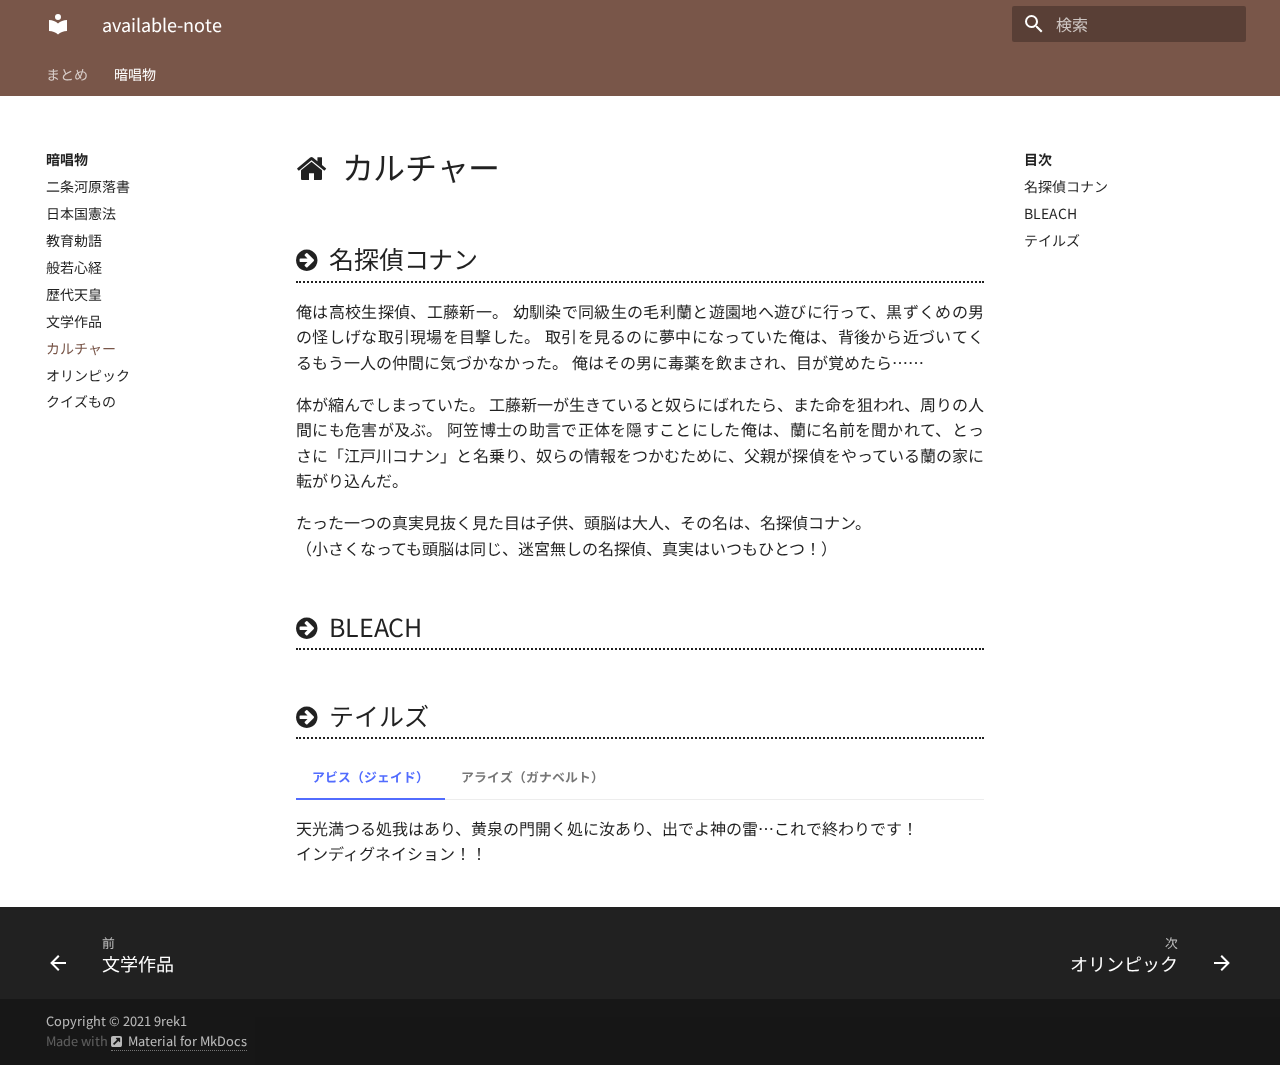
<file: recitation/culture/index.html>
<!doctype html>
<html lang="ja" class="no-js">
  <head>
    
      <meta charset="utf-8">
      <meta name="viewport" content="width=device-width,initial-scale=1">
      
      
      
      
      <link rel="icon" href="../../assets/images/favicon.png">
      <meta name="generator" content="mkdocs-1.2.3, mkdocs-material-7.3.6">
    
    
      
        <title>カルチャー - available-note</title>
      
    
    
      <link rel="stylesheet" href="../../assets/stylesheets/main.a57b2b03.min.css">
      
        
        <link rel="stylesheet" href="../../assets/stylesheets/palette.3f5d1f46.min.css">
        
          
          
          <meta name="theme-color" content="#795649">
        
      
    
    
    
      
        
        <link rel="preconnect" href="https://fonts.gstatic.com" crossorigin>
        <link rel="stylesheet" href="https://fonts.googleapis.com/css?family=Noto+Sans+JP:300,400,400i,700%7CInconsolata&display=fallback">
        <style>:root{--md-text-font-family:"Noto Sans JP";--md-code-font-family:"Inconsolata"}</style>
      
    
    
    
      <link rel="stylesheet" href="../../stylesheets/extra.css">
    
      <link rel="stylesheet" href="https://stackpath.bootstrapcdn.com/font-awesome/4.7.0/css/font-awesome.min.css">
    
    
      


    
    
  </head>
  
  
    
    
    
    
    
    <body dir="ltr" data-md-color-scheme="" data-md-color-primary="brown" data-md-color-accent="">
  
    
    <script>function __prefix(e){return new URL("../..",location).pathname+"."+e}function __get(e,t=localStorage){return JSON.parse(t.getItem(__prefix(e)))}</script>
    
    <input class="md-toggle" data-md-toggle="drawer" type="checkbox" id="__drawer" autocomplete="off">
    <input class="md-toggle" data-md-toggle="search" type="checkbox" id="__search" autocomplete="off">
    <label class="md-overlay" for="__drawer"></label>
    <div data-md-component="skip">
      
        
        <a href="#_1" class="md-skip">
          コンテンツにスキップ
        </a>
      
    </div>
    <div data-md-component="announce">
      
    </div>
    
      

<header class="md-header" data-md-component="header">
  <nav class="md-header__inner md-grid" aria-label="ヘッダー">
    <a href="../.." title="available-note" class="md-header__button md-logo" aria-label="available-note" data-md-component="logo">
      
  
  <svg xmlns="http://www.w3.org/2000/svg" viewBox="0 0 24 24"><path d="M12 8a3 3 0 0 0 3-3 3 3 0 0 0-3-3 3 3 0 0 0-3 3 3 3 0 0 0 3 3m0 3.54C9.64 9.35 6.5 8 3 8v11c3.5 0 6.64 1.35 9 3.54 2.36-2.19 5.5-3.54 9-3.54V8c-3.5 0-6.64 1.35-9 3.54z"/></svg>

    </a>
    <label class="md-header__button md-icon" for="__drawer">
      <svg xmlns="http://www.w3.org/2000/svg" viewBox="0 0 24 24"><path d="M3 6h18v2H3V6m0 5h18v2H3v-2m0 5h18v2H3v-2z"/></svg>
    </label>
    <div class="md-header__title" data-md-component="header-title">
      <div class="md-header__ellipsis">
        <div class="md-header__topic">
          <span class="md-ellipsis">
            available-note
          </span>
        </div>
        <div class="md-header__topic" data-md-component="header-topic">
          <span class="md-ellipsis">
            
              カルチャー
            
          </span>
        </div>
      </div>
    </div>
    
    
    
      <label class="md-header__button md-icon" for="__search">
        <svg xmlns="http://www.w3.org/2000/svg" viewBox="0 0 24 24"><path d="M9.5 3A6.5 6.5 0 0 1 16 9.5c0 1.61-.59 3.09-1.56 4.23l.27.27h.79l5 5-1.5 1.5-5-5v-.79l-.27-.27A6.516 6.516 0 0 1 9.5 16 6.5 6.5 0 0 1 3 9.5 6.5 6.5 0 0 1 9.5 3m0 2C7 5 5 7 5 9.5S7 14 9.5 14 14 12 14 9.5 12 5 9.5 5z"/></svg>
      </label>
      
<div class="md-search" data-md-component="search" role="dialog">
  <label class="md-search__overlay" for="__search"></label>
  <div class="md-search__inner" role="search">
    <form class="md-search__form" name="search">
      <input type="text" class="md-search__input" name="query" aria-label="検索" placeholder="検索" autocapitalize="off" autocorrect="off" autocomplete="off" spellcheck="false" data-md-component="search-query" required>
      <label class="md-search__icon md-icon" for="__search">
        <svg xmlns="http://www.w3.org/2000/svg" viewBox="0 0 24 24"><path d="M9.5 3A6.5 6.5 0 0 1 16 9.5c0 1.61-.59 3.09-1.56 4.23l.27.27h.79l5 5-1.5 1.5-5-5v-.79l-.27-.27A6.516 6.516 0 0 1 9.5 16 6.5 6.5 0 0 1 3 9.5 6.5 6.5 0 0 1 9.5 3m0 2C7 5 5 7 5 9.5S7 14 9.5 14 14 12 14 9.5 12 5 9.5 5z"/></svg>
        <svg xmlns="http://www.w3.org/2000/svg" viewBox="0 0 24 24"><path d="M20 11v2H8l5.5 5.5-1.42 1.42L4.16 12l7.92-7.92L13.5 5.5 8 11h12z"/></svg>
      </label>
      <nav class="md-search__options" aria-label="Search">
        
        <button type="reset" class="md-search__icon md-icon" aria-label="クリア" tabindex="-1">
          <svg xmlns="http://www.w3.org/2000/svg" viewBox="0 0 24 24"><path d="M19 6.41 17.59 5 12 10.59 6.41 5 5 6.41 10.59 12 5 17.59 6.41 19 12 13.41 17.59 19 19 17.59 13.41 12 19 6.41z"/></svg>
        </button>
      </nav>
      
    </form>
    <div class="md-search__output">
      <div class="md-search__scrollwrap" data-md-scrollfix>
        <div class="md-search-result" data-md-component="search-result">
          <div class="md-search-result__meta">
            検索を初期化
          </div>
          <ol class="md-search-result__list"></ol>
        </div>
      </div>
    </div>
  </div>
</div>
    
    
  </nav>
  
</header>
    
    <div class="md-container" data-md-component="container">
      
      
        
          
            
<nav class="md-tabs" aria-label="タブ" data-md-component="tabs">
  <div class="md-tabs__inner md-grid">
    <ul class="md-tabs__list">
      
        
  
  


  
  
  
    <li class="md-tabs__item">
      <a href="../../summary/murder/" class="md-tabs__link">
        まとめ
      </a>
    </li>
  

      
        
  
  
    
  


  
  
  
    <li class="md-tabs__item">
      <a href="../rakusho/" class="md-tabs__link md-tabs__link--active">
        暗唱物
      </a>
    </li>
  

      
    </ul>
  </div>
</nav>
          
        
      
      <main class="md-main" data-md-component="main">
        <div class="md-main__inner md-grid">
          
            
              
              <div class="md-sidebar md-sidebar--primary" data-md-component="sidebar" data-md-type="navigation" >
                <div class="md-sidebar__scrollwrap">
                  <div class="md-sidebar__inner">
                    

  


<nav class="md-nav md-nav--primary md-nav--lifted" aria-label="ナビゲーション" data-md-level="0">
  <label class="md-nav__title" for="__drawer">
    <a href="../.." title="available-note" class="md-nav__button md-logo" aria-label="available-note" data-md-component="logo">
      
  
  <svg xmlns="http://www.w3.org/2000/svg" viewBox="0 0 24 24"><path d="M12 8a3 3 0 0 0 3-3 3 3 0 0 0-3-3 3 3 0 0 0-3 3 3 3 0 0 0 3 3m0 3.54C9.64 9.35 6.5 8 3 8v11c3.5 0 6.64 1.35 9 3.54 2.36-2.19 5.5-3.54 9-3.54V8c-3.5 0-6.64 1.35-9 3.54z"/></svg>

    </a>
    available-note
  </label>
  
  <ul class="md-nav__list" data-md-scrollfix>
    
      
      
      

  
  
  
    
    <li class="md-nav__item md-nav__item--nested">
      
      
        <input class="md-nav__toggle md-toggle" data-md-toggle="__nav_1" type="checkbox" id="__nav_1" >
      
      
      
      
        <label class="md-nav__link" for="__nav_1">
          まとめ
          <span class="md-nav__icon md-icon"></span>
        </label>
      
      <nav class="md-nav" aria-label="まとめ" data-md-level="1">
        <label class="md-nav__title" for="__nav_1">
          <span class="md-nav__icon md-icon"></span>
          まとめ
        </label>
        <ul class="md-nav__list" data-md-scrollfix>
          
            
              
  
  
  
    <li class="md-nav__item">
      <a href="../../summary/murder/" class="md-nav__link">
        マダミス
      </a>
    </li>
  

            
          
        </ul>
      </nav>
    </li>
  

    
      
      
      

  
  
    
  
  
    
    <li class="md-nav__item md-nav__item--active md-nav__item--nested">
      
      
        <input class="md-nav__toggle md-toggle" data-md-toggle="__nav_2" type="checkbox" id="__nav_2" checked>
      
      
      
      
        <label class="md-nav__link" for="__nav_2">
          暗唱物
          <span class="md-nav__icon md-icon"></span>
        </label>
      
      <nav class="md-nav" aria-label="暗唱物" data-md-level="1">
        <label class="md-nav__title" for="__nav_2">
          <span class="md-nav__icon md-icon"></span>
          暗唱物
        </label>
        <ul class="md-nav__list" data-md-scrollfix>
          
            
              
  
  
  
    <li class="md-nav__item">
      <a href="../rakusho/" class="md-nav__link">
        二条河原落書
      </a>
    </li>
  

            
          
            
              
  
  
  
    <li class="md-nav__item">
      <a href="../kenpo/" class="md-nav__link">
        日本国憲法
      </a>
    </li>
  

            
          
            
              
  
  
  
    <li class="md-nav__item">
      <a href="../chokugo/" class="md-nav__link">
        教育勅語
      </a>
    </li>
  

            
          
            
              
  
  
  
    <li class="md-nav__item">
      <a href="../shingyo/" class="md-nav__link">
        般若心経
      </a>
    </li>
  

            
          
            
              
  
  
  
    <li class="md-nav__item">
      <a href="../tenno/" class="md-nav__link">
        歴代天皇
      </a>
    </li>
  

            
          
            
              
  
  
  
    <li class="md-nav__item">
      <a href="../literature/" class="md-nav__link">
        文学作品
      </a>
    </li>
  

            
          
            
              
  
  
    
  
  
    <li class="md-nav__item md-nav__item--active">
      
      <input class="md-nav__toggle md-toggle" data-md-toggle="toc" type="checkbox" id="__toc">
      
      
        
      
      
        <label class="md-nav__link md-nav__link--active" for="__toc">
          カルチャー
          <span class="md-nav__icon md-icon"></span>
        </label>
      
      <a href="./" class="md-nav__link md-nav__link--active">
        カルチャー
      </a>
      
        


<nav class="md-nav md-nav--secondary" aria-label="目次">
  
  
  
    
  
  
    <label class="md-nav__title" for="__toc">
      <span class="md-nav__icon md-icon"></span>
      目次
    </label>
    <ul class="md-nav__list" data-md-component="toc" data-md-scrollfix>
      
        <li class="md-nav__item">
  <a href="#_2" class="md-nav__link">
    名探偵コナン
  </a>
  
</li>
      
        <li class="md-nav__item">
  <a href="#bleach" class="md-nav__link">
    BLEACH
  </a>
  
</li>
      
        <li class="md-nav__item">
  <a href="#_3" class="md-nav__link">
    テイルズ
  </a>
  
</li>
      
    </ul>
  
</nav>
      
    </li>
  

            
          
            
              
  
  
  
    <li class="md-nav__item">
      <a href="../olympics/" class="md-nav__link">
        オリンピック
      </a>
    </li>
  

            
          
            
              
  
  
  
    <li class="md-nav__item">
      <a href="../quiz/" class="md-nav__link">
        クイズもの
      </a>
    </li>
  

            
          
        </ul>
      </nav>
    </li>
  

    
  </ul>
</nav>
                  </div>
                </div>
              </div>
            
            
              
              <div class="md-sidebar md-sidebar--secondary" data-md-component="sidebar" data-md-type="toc" >
                <div class="md-sidebar__scrollwrap">
                  <div class="md-sidebar__inner">
                    


<nav class="md-nav md-nav--secondary" aria-label="目次">
  
  
  
    
  
  
    <label class="md-nav__title" for="__toc">
      <span class="md-nav__icon md-icon"></span>
      目次
    </label>
    <ul class="md-nav__list" data-md-component="toc" data-md-scrollfix>
      
        <li class="md-nav__item">
  <a href="#_2" class="md-nav__link">
    名探偵コナン
  </a>
  
</li>
      
        <li class="md-nav__item">
  <a href="#bleach" class="md-nav__link">
    BLEACH
  </a>
  
</li>
      
        <li class="md-nav__item">
  <a href="#_3" class="md-nav__link">
    テイルズ
  </a>
  
</li>
      
    </ul>
  
</nav>
                  </div>
                </div>
              </div>
            
          
          <div class="md-content" data-md-component="content">
            <article class="md-content__inner md-typeset">
              
                
                
                <h1 id="_1">カルチャー</h1>
<h2 id="_2">名探偵コナン</h2>
<p>俺は高校生探偵、工藤新一。
幼馴染で同級生の毛利蘭と遊園地へ遊びに行って、黒ずくめの男の怪しげな取引現場を目撃した。
取引を見るのに夢中になっていた俺は、背後から近づいてくるもう一人の仲間に気づかなかった。
俺はその男に毒薬を飲まされ、目が覚めたら……</p>
<p>体が縮んでしまっていた。
工藤新一が生きていると奴らにばれたら、また命を狙われ、周りの人間にも危害が及ぶ。
阿笠博士の助言で正体を隠すことにした俺は、蘭に名前を聞かれて、とっさに「江戸川コナン」と名乗り、奴らの情報をつかむために、父親が探偵をやっている蘭の家に転がり込んだ。</p>
<p>たった一つの真実見抜く見た目は子供、頭脳は大人、その名は、名探偵コナン。<br />
（小さくなっても頭脳は同じ、迷宮無しの名探偵、真実はいつもひとつ！）</p>
<h2 id="bleach">BLEACH</h2>
<h2 id="_3">テイルズ</h2>
<div class="tabbed-set" data-tabs="1:2"><input checked="checked" id="__tabbed_1_1" name="__tabbed_1" type="radio" /><label for="__tabbed_1_1">アビス（ジェイド）</label><div class="tabbed-content">
<p>天光満つる処我はあり、黄泉の門開く処に汝あり、出でよ神の雷…これで終わりです！<br />
インディグネイション！！</p>
</div>
<input id="__tabbed_1_2" name="__tabbed_1" type="radio" /><label for="__tabbed_1_2">アライズ（ガナベルト）</label><div class="tabbed-content">
<p>恐怖と絶望を味わってみよ……<br />
我は深淵と共に在り…<br />
汝は絶望の淵に在り…<br />
我は霊耀を統べるなり…<br />
汝は虚空に果てるべし…<br />
天光満つる処に我は在り…<br />
黄泉の門開く処に汝在り…<br />
出でよ神の雷…これで終いよ！<br />
インディグネイション！！<br />
矮小な者どもよ……！ 無へ還れ……！！</p>
</div>
</div>
                
              
              
                


              
            </article>
          </div>
        </div>
        
      </main>
      
        
<footer class="md-footer">
  
    <nav class="md-footer__inner md-grid" aria-label="フッター">
      
        
        <a href="../literature/" class="md-footer__link md-footer__link--prev" aria-label="前: 文学作品" rel="prev">
          <div class="md-footer__button md-icon">
            <svg xmlns="http://www.w3.org/2000/svg" viewBox="0 0 24 24"><path d="M20 11v2H8l5.5 5.5-1.42 1.42L4.16 12l7.92-7.92L13.5 5.5 8 11h12z"/></svg>
          </div>
          <div class="md-footer__title">
            <div class="md-ellipsis">
              <span class="md-footer__direction">
                前
              </span>
              文学作品
            </div>
          </div>
        </a>
      
      
        
        <a href="../olympics/" class="md-footer__link md-footer__link--next" aria-label="次: オリンピック" rel="next">
          <div class="md-footer__title">
            <div class="md-ellipsis">
              <span class="md-footer__direction">
                次
              </span>
              オリンピック
            </div>
          </div>
          <div class="md-footer__button md-icon">
            <svg xmlns="http://www.w3.org/2000/svg" viewBox="0 0 24 24"><path d="M4 11v2h12l-5.5 5.5 1.42 1.42L19.84 12l-7.92-7.92L10.5 5.5 16 11H4z"/></svg>
          </div>
        </a>
      
    </nav>
  
  <div class="md-footer-meta md-typeset">
    <div class="md-footer-meta__inner md-grid">
      <div class="md-footer-copyright">
        
          <div class="md-footer-copyright__highlight">
            Copyright &copy 2021 9rek1
          </div>
        
        
          Made with
          <a href="https://squidfunk.github.io/mkdocs-material/" target="_blank" rel="noopener">
            Material for MkDocs
          </a>
        
        
      </div>
      
    </div>
  </div>
</footer>
      
    </div>
    <div class="md-dialog" data-md-component="dialog">
      <div class="md-dialog__inner md-typeset"></div>
    </div>
    <script id="__config" type="application/json">{"base": "../..", "features": ["navigation.instant", "navigation.tabs"], "translations": {"clipboard.copy": "\u30af\u30ea\u30c3\u30d7\u30dc\u30fc\u30c9\u3078\u30b3\u30d4\u30fc", "clipboard.copied": "\u30b3\u30d4\u30fc\u3057\u307e\u3057\u305f", "search.config.lang": "ja", "search.config.pipeline": "trimmer, stemmer", "search.config.separator": "[\\s\\-\u3000\u3001\u3002\uff0c\uff0e]+", "search.placeholder": "\u691c\u7d22", "search.result.placeholder": "\u691c\u7d22\u30ad\u30fc\u30ef\u30fc\u30c9\u3092\u5165\u529b\u3057\u3066\u304f\u3060\u3055\u3044", "search.result.none": "\u4f55\u3082\u898b\u3064\u304b\u308a\u307e\u305b\u3093\u3067\u3057\u305f", "search.result.one": "1\u4ef6\u898b\u3064\u304b\u308a\u307e\u3057\u305f", "search.result.other": "#\u4ef6\u898b\u3064\u304b\u308a\u307e\u3057\u305f", "search.result.more.one": "\u3053\u306e\u30da\u30fc\u30b8\u5185\u306b\u3082\u30461\u4ef6\u898b\u3064\u304b\u308a\u307e\u3057\u305f", "search.result.more.other": "\u3053\u306e\u30da\u30fc\u30b8\u5185\u306b\u3042\u3068#\u4ef6\u898b\u3064\u304b\u308a\u307e\u3057\u305f", "search.result.term.missing": "\u691c\u7d22\u306b\u542b\u307e\u308c\u306a\u3044", "select.version.title": "Select version"}, "search": "../../assets/javascripts/workers/search.fcfe8b6d.min.js", "version": null}</script>
    
    
      <script src="../../assets/javascripts/bundle.b1047164.min.js"></script>
      
    
  </body>
</html>
</file>
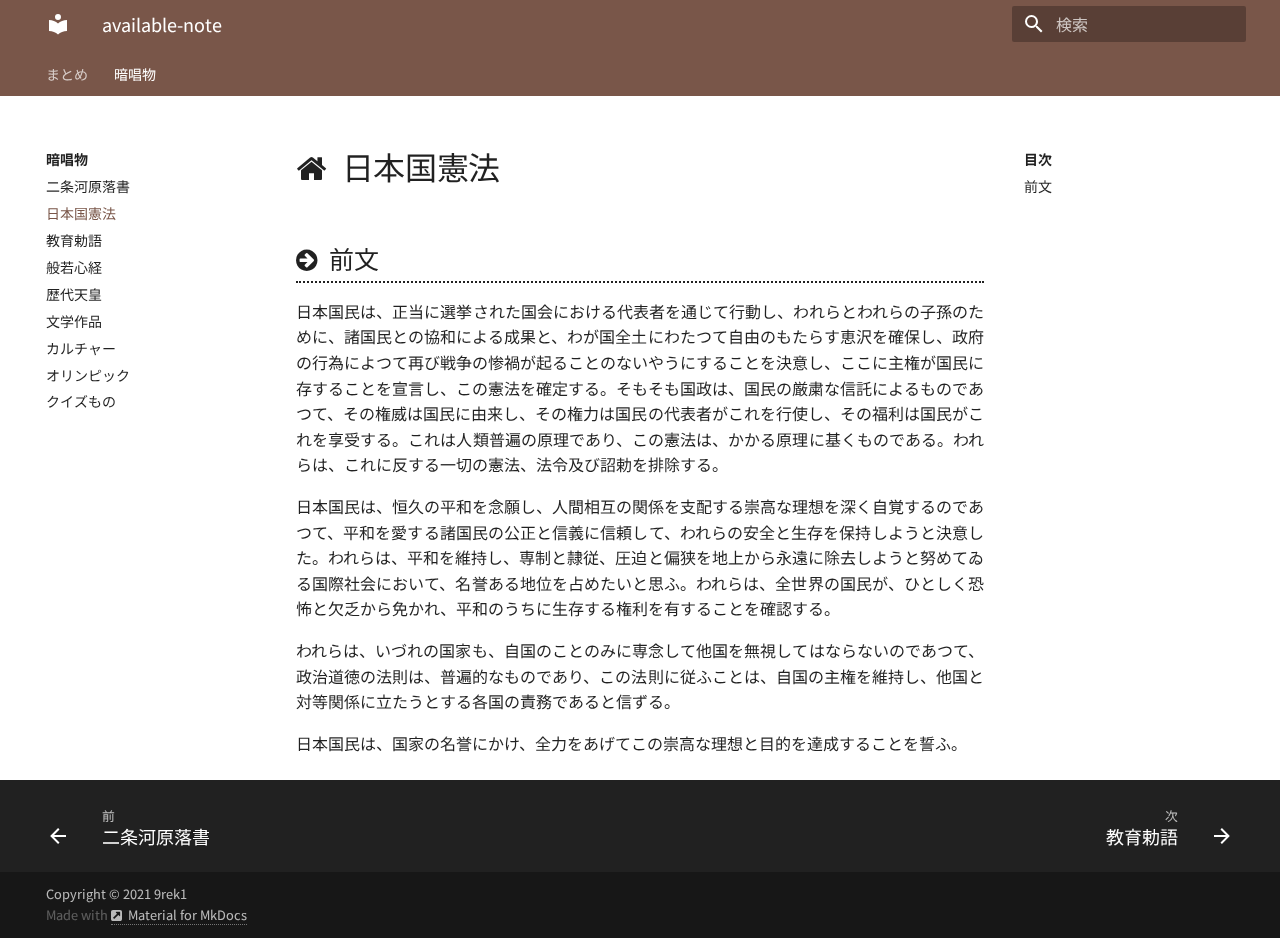
<file: recitation/kenpo/index.html>
<!doctype html>
<html lang="ja" class="no-js">
  <head>
    
      <meta charset="utf-8">
      <meta name="viewport" content="width=device-width,initial-scale=1">
      
      
      
      
      <link rel="icon" href="../../assets/images/favicon.png">
      <meta name="generator" content="mkdocs-1.2.3, mkdocs-material-7.3.6">
    
    
      
        <title>日本国憲法 - available-note</title>
      
    
    
      <link rel="stylesheet" href="../../assets/stylesheets/main.a57b2b03.min.css">
      
        
        <link rel="stylesheet" href="../../assets/stylesheets/palette.3f5d1f46.min.css">
        
          
          
          <meta name="theme-color" content="#795649">
        
      
    
    
    
      
        
        <link rel="preconnect" href="https://fonts.gstatic.com" crossorigin>
        <link rel="stylesheet" href="https://fonts.googleapis.com/css?family=Noto+Sans+JP:300,400,400i,700%7CInconsolata&display=fallback">
        <style>:root{--md-text-font-family:"Noto Sans JP";--md-code-font-family:"Inconsolata"}</style>
      
    
    
    
      <link rel="stylesheet" href="../../stylesheets/extra.css">
    
      <link rel="stylesheet" href="https://stackpath.bootstrapcdn.com/font-awesome/4.7.0/css/font-awesome.min.css">
    
    
      


    
    
  </head>
  
  
    
    
    
    
    
    <body dir="ltr" data-md-color-scheme="" data-md-color-primary="brown" data-md-color-accent="">
  
    
    <script>function __prefix(e){return new URL("../..",location).pathname+"."+e}function __get(e,t=localStorage){return JSON.parse(t.getItem(__prefix(e)))}</script>
    
    <input class="md-toggle" data-md-toggle="drawer" type="checkbox" id="__drawer" autocomplete="off">
    <input class="md-toggle" data-md-toggle="search" type="checkbox" id="__search" autocomplete="off">
    <label class="md-overlay" for="__drawer"></label>
    <div data-md-component="skip">
      
        
        <a href="#_1" class="md-skip">
          コンテンツにスキップ
        </a>
      
    </div>
    <div data-md-component="announce">
      
    </div>
    
      

<header class="md-header" data-md-component="header">
  <nav class="md-header__inner md-grid" aria-label="ヘッダー">
    <a href="../.." title="available-note" class="md-header__button md-logo" aria-label="available-note" data-md-component="logo">
      
  
  <svg xmlns="http://www.w3.org/2000/svg" viewBox="0 0 24 24"><path d="M12 8a3 3 0 0 0 3-3 3 3 0 0 0-3-3 3 3 0 0 0-3 3 3 3 0 0 0 3 3m0 3.54C9.64 9.35 6.5 8 3 8v11c3.5 0 6.64 1.35 9 3.54 2.36-2.19 5.5-3.54 9-3.54V8c-3.5 0-6.64 1.35-9 3.54z"/></svg>

    </a>
    <label class="md-header__button md-icon" for="__drawer">
      <svg xmlns="http://www.w3.org/2000/svg" viewBox="0 0 24 24"><path d="M3 6h18v2H3V6m0 5h18v2H3v-2m0 5h18v2H3v-2z"/></svg>
    </label>
    <div class="md-header__title" data-md-component="header-title">
      <div class="md-header__ellipsis">
        <div class="md-header__topic">
          <span class="md-ellipsis">
            available-note
          </span>
        </div>
        <div class="md-header__topic" data-md-component="header-topic">
          <span class="md-ellipsis">
            
              日本国憲法
            
          </span>
        </div>
      </div>
    </div>
    
    
    
      <label class="md-header__button md-icon" for="__search">
        <svg xmlns="http://www.w3.org/2000/svg" viewBox="0 0 24 24"><path d="M9.5 3A6.5 6.5 0 0 1 16 9.5c0 1.61-.59 3.09-1.56 4.23l.27.27h.79l5 5-1.5 1.5-5-5v-.79l-.27-.27A6.516 6.516 0 0 1 9.5 16 6.5 6.5 0 0 1 3 9.5 6.5 6.5 0 0 1 9.5 3m0 2C7 5 5 7 5 9.5S7 14 9.5 14 14 12 14 9.5 12 5 9.5 5z"/></svg>
      </label>
      
<div class="md-search" data-md-component="search" role="dialog">
  <label class="md-search__overlay" for="__search"></label>
  <div class="md-search__inner" role="search">
    <form class="md-search__form" name="search">
      <input type="text" class="md-search__input" name="query" aria-label="検索" placeholder="検索" autocapitalize="off" autocorrect="off" autocomplete="off" spellcheck="false" data-md-component="search-query" required>
      <label class="md-search__icon md-icon" for="__search">
        <svg xmlns="http://www.w3.org/2000/svg" viewBox="0 0 24 24"><path d="M9.5 3A6.5 6.5 0 0 1 16 9.5c0 1.61-.59 3.09-1.56 4.23l.27.27h.79l5 5-1.5 1.5-5-5v-.79l-.27-.27A6.516 6.516 0 0 1 9.5 16 6.5 6.5 0 0 1 3 9.5 6.5 6.5 0 0 1 9.5 3m0 2C7 5 5 7 5 9.5S7 14 9.5 14 14 12 14 9.5 12 5 9.5 5z"/></svg>
        <svg xmlns="http://www.w3.org/2000/svg" viewBox="0 0 24 24"><path d="M20 11v2H8l5.5 5.5-1.42 1.42L4.16 12l7.92-7.92L13.5 5.5 8 11h12z"/></svg>
      </label>
      <nav class="md-search__options" aria-label="Search">
        
        <button type="reset" class="md-search__icon md-icon" aria-label="クリア" tabindex="-1">
          <svg xmlns="http://www.w3.org/2000/svg" viewBox="0 0 24 24"><path d="M19 6.41 17.59 5 12 10.59 6.41 5 5 6.41 10.59 12 5 17.59 6.41 19 12 13.41 17.59 19 19 17.59 13.41 12 19 6.41z"/></svg>
        </button>
      </nav>
      
    </form>
    <div class="md-search__output">
      <div class="md-search__scrollwrap" data-md-scrollfix>
        <div class="md-search-result" data-md-component="search-result">
          <div class="md-search-result__meta">
            検索を初期化
          </div>
          <ol class="md-search-result__list"></ol>
        </div>
      </div>
    </div>
  </div>
</div>
    
    
  </nav>
  
</header>
    
    <div class="md-container" data-md-component="container">
      
      
        
          
            
<nav class="md-tabs" aria-label="タブ" data-md-component="tabs">
  <div class="md-tabs__inner md-grid">
    <ul class="md-tabs__list">
      
        
  
  


  
  
  
    <li class="md-tabs__item">
      <a href="../../summary/murder/" class="md-tabs__link">
        まとめ
      </a>
    </li>
  

      
        
  
  
    
  


  
  
  
    <li class="md-tabs__item">
      <a href="../rakusho/" class="md-tabs__link md-tabs__link--active">
        暗唱物
      </a>
    </li>
  

      
    </ul>
  </div>
</nav>
          
        
      
      <main class="md-main" data-md-component="main">
        <div class="md-main__inner md-grid">
          
            
              
              <div class="md-sidebar md-sidebar--primary" data-md-component="sidebar" data-md-type="navigation" >
                <div class="md-sidebar__scrollwrap">
                  <div class="md-sidebar__inner">
                    

  


<nav class="md-nav md-nav--primary md-nav--lifted" aria-label="ナビゲーション" data-md-level="0">
  <label class="md-nav__title" for="__drawer">
    <a href="../.." title="available-note" class="md-nav__button md-logo" aria-label="available-note" data-md-component="logo">
      
  
  <svg xmlns="http://www.w3.org/2000/svg" viewBox="0 0 24 24"><path d="M12 8a3 3 0 0 0 3-3 3 3 0 0 0-3-3 3 3 0 0 0-3 3 3 3 0 0 0 3 3m0 3.54C9.64 9.35 6.5 8 3 8v11c3.5 0 6.64 1.35 9 3.54 2.36-2.19 5.5-3.54 9-3.54V8c-3.5 0-6.64 1.35-9 3.54z"/></svg>

    </a>
    available-note
  </label>
  
  <ul class="md-nav__list" data-md-scrollfix>
    
      
      
      

  
  
  
    
    <li class="md-nav__item md-nav__item--nested">
      
      
        <input class="md-nav__toggle md-toggle" data-md-toggle="__nav_1" type="checkbox" id="__nav_1" >
      
      
      
      
        <label class="md-nav__link" for="__nav_1">
          まとめ
          <span class="md-nav__icon md-icon"></span>
        </label>
      
      <nav class="md-nav" aria-label="まとめ" data-md-level="1">
        <label class="md-nav__title" for="__nav_1">
          <span class="md-nav__icon md-icon"></span>
          まとめ
        </label>
        <ul class="md-nav__list" data-md-scrollfix>
          
            
              
  
  
  
    <li class="md-nav__item">
      <a href="../../summary/murder/" class="md-nav__link">
        マダミス
      </a>
    </li>
  

            
          
        </ul>
      </nav>
    </li>
  

    
      
      
      

  
  
    
  
  
    
    <li class="md-nav__item md-nav__item--active md-nav__item--nested">
      
      
        <input class="md-nav__toggle md-toggle" data-md-toggle="__nav_2" type="checkbox" id="__nav_2" checked>
      
      
      
      
        <label class="md-nav__link" for="__nav_2">
          暗唱物
          <span class="md-nav__icon md-icon"></span>
        </label>
      
      <nav class="md-nav" aria-label="暗唱物" data-md-level="1">
        <label class="md-nav__title" for="__nav_2">
          <span class="md-nav__icon md-icon"></span>
          暗唱物
        </label>
        <ul class="md-nav__list" data-md-scrollfix>
          
            
              
  
  
  
    <li class="md-nav__item">
      <a href="../rakusho/" class="md-nav__link">
        二条河原落書
      </a>
    </li>
  

            
          
            
              
  
  
    
  
  
    <li class="md-nav__item md-nav__item--active">
      
      <input class="md-nav__toggle md-toggle" data-md-toggle="toc" type="checkbox" id="__toc">
      
      
        
      
      
        <label class="md-nav__link md-nav__link--active" for="__toc">
          日本国憲法
          <span class="md-nav__icon md-icon"></span>
        </label>
      
      <a href="./" class="md-nav__link md-nav__link--active">
        日本国憲法
      </a>
      
        


<nav class="md-nav md-nav--secondary" aria-label="目次">
  
  
  
    
  
  
    <label class="md-nav__title" for="__toc">
      <span class="md-nav__icon md-icon"></span>
      目次
    </label>
    <ul class="md-nav__list" data-md-component="toc" data-md-scrollfix>
      
        <li class="md-nav__item">
  <a href="#_2" class="md-nav__link">
    前文
  </a>
  
</li>
      
    </ul>
  
</nav>
      
    </li>
  

            
          
            
              
  
  
  
    <li class="md-nav__item">
      <a href="../chokugo/" class="md-nav__link">
        教育勅語
      </a>
    </li>
  

            
          
            
              
  
  
  
    <li class="md-nav__item">
      <a href="../shingyo/" class="md-nav__link">
        般若心経
      </a>
    </li>
  

            
          
            
              
  
  
  
    <li class="md-nav__item">
      <a href="../tenno/" class="md-nav__link">
        歴代天皇
      </a>
    </li>
  

            
          
            
              
  
  
  
    <li class="md-nav__item">
      <a href="../literature/" class="md-nav__link">
        文学作品
      </a>
    </li>
  

            
          
            
              
  
  
  
    <li class="md-nav__item">
      <a href="../culture/" class="md-nav__link">
        カルチャー
      </a>
    </li>
  

            
          
            
              
  
  
  
    <li class="md-nav__item">
      <a href="../olympics/" class="md-nav__link">
        オリンピック
      </a>
    </li>
  

            
          
            
              
  
  
  
    <li class="md-nav__item">
      <a href="../quiz/" class="md-nav__link">
        クイズもの
      </a>
    </li>
  

            
          
        </ul>
      </nav>
    </li>
  

    
  </ul>
</nav>
                  </div>
                </div>
              </div>
            
            
              
              <div class="md-sidebar md-sidebar--secondary" data-md-component="sidebar" data-md-type="toc" >
                <div class="md-sidebar__scrollwrap">
                  <div class="md-sidebar__inner">
                    


<nav class="md-nav md-nav--secondary" aria-label="目次">
  
  
  
    
  
  
    <label class="md-nav__title" for="__toc">
      <span class="md-nav__icon md-icon"></span>
      目次
    </label>
    <ul class="md-nav__list" data-md-component="toc" data-md-scrollfix>
      
        <li class="md-nav__item">
  <a href="#_2" class="md-nav__link">
    前文
  </a>
  
</li>
      
    </ul>
  
</nav>
                  </div>
                </div>
              </div>
            
          
          <div class="md-content" data-md-component="content">
            <article class="md-content__inner md-typeset">
              
                
                
                <h1 id="_1">日本国憲法</h1>
<h2 id="_2">前文</h2>
<p>日本国民は、正当に選挙された国会における代表者を通じて行動し、われらとわれらの子孫のために、諸国民との協和による成果と、わが国全土にわたつて自由のもたらす恵沢を確保し、政府の行為によつて再び戦争の惨禍が起ることのないやうにすることを決意し、ここに主権が国民に存することを宣言し、この憲法を確定する。そもそも国政は、国民の厳粛な信託によるものであつて、その権威は国民に由来し、その権力は国民の代表者がこれを行使し、その福利は国民がこれを享受する。これは人類普遍の原理であり、この憲法は、かかる原理に基くものである。われらは、これに反する一切の憲法、法令及び詔勅を排除する。</p>
<p>日本国民は、恒久の平和を念願し、人間相互の関係を支配する崇高な理想を深く自覚するのであつて、平和を愛する諸国民の公正と信義に信頼して、われらの安全と生存を保持しようと決意した。われらは、平和を維持し、専制と隷従、圧迫と偏狭を地上から永遠に除去しようと努めてゐる国際社会において、名誉ある地位を占めたいと思ふ。われらは、全世界の国民が、ひとしく恐怖と欠乏から免かれ、平和のうちに生存する権利を有することを確認する。</p>
<p>われらは、いづれの国家も、自国のことのみに専念して他国を無視してはならないのであつて、政治道徳の法則は、普遍的なものであり、この法則に従ふことは、自国の主権を維持し、他国と対等関係に立たうとする各国の責務であると信ずる。</p>
<p>日本国民は、国家の名誉にかけ、全力をあげてこの崇高な理想と目的を達成することを誓ふ。</p>
                
              
              
                


              
            </article>
          </div>
        </div>
        
      </main>
      
        
<footer class="md-footer">
  
    <nav class="md-footer__inner md-grid" aria-label="フッター">
      
        
        <a href="../rakusho/" class="md-footer__link md-footer__link--prev" aria-label="前: 二条河原落書" rel="prev">
          <div class="md-footer__button md-icon">
            <svg xmlns="http://www.w3.org/2000/svg" viewBox="0 0 24 24"><path d="M20 11v2H8l5.5 5.5-1.42 1.42L4.16 12l7.92-7.92L13.5 5.5 8 11h12z"/></svg>
          </div>
          <div class="md-footer__title">
            <div class="md-ellipsis">
              <span class="md-footer__direction">
                前
              </span>
              二条河原落書
            </div>
          </div>
        </a>
      
      
        
        <a href="../chokugo/" class="md-footer__link md-footer__link--next" aria-label="次: 教育勅語" rel="next">
          <div class="md-footer__title">
            <div class="md-ellipsis">
              <span class="md-footer__direction">
                次
              </span>
              教育勅語
            </div>
          </div>
          <div class="md-footer__button md-icon">
            <svg xmlns="http://www.w3.org/2000/svg" viewBox="0 0 24 24"><path d="M4 11v2h12l-5.5 5.5 1.42 1.42L19.84 12l-7.92-7.92L10.5 5.5 16 11H4z"/></svg>
          </div>
        </a>
      
    </nav>
  
  <div class="md-footer-meta md-typeset">
    <div class="md-footer-meta__inner md-grid">
      <div class="md-footer-copyright">
        
          <div class="md-footer-copyright__highlight">
            Copyright &copy 2021 9rek1
          </div>
        
        
          Made with
          <a href="https://squidfunk.github.io/mkdocs-material/" target="_blank" rel="noopener">
            Material for MkDocs
          </a>
        
        
      </div>
      
    </div>
  </div>
</footer>
      
    </div>
    <div class="md-dialog" data-md-component="dialog">
      <div class="md-dialog__inner md-typeset"></div>
    </div>
    <script id="__config" type="application/json">{"base": "../..", "features": ["navigation.instant", "navigation.tabs"], "translations": {"clipboard.copy": "\u30af\u30ea\u30c3\u30d7\u30dc\u30fc\u30c9\u3078\u30b3\u30d4\u30fc", "clipboard.copied": "\u30b3\u30d4\u30fc\u3057\u307e\u3057\u305f", "search.config.lang": "ja", "search.config.pipeline": "trimmer, stemmer", "search.config.separator": "[\\s\\-\u3000\u3001\u3002\uff0c\uff0e]+", "search.placeholder": "\u691c\u7d22", "search.result.placeholder": "\u691c\u7d22\u30ad\u30fc\u30ef\u30fc\u30c9\u3092\u5165\u529b\u3057\u3066\u304f\u3060\u3055\u3044", "search.result.none": "\u4f55\u3082\u898b\u3064\u304b\u308a\u307e\u305b\u3093\u3067\u3057\u305f", "search.result.one": "1\u4ef6\u898b\u3064\u304b\u308a\u307e\u3057\u305f", "search.result.other": "#\u4ef6\u898b\u3064\u304b\u308a\u307e\u3057\u305f", "search.result.more.one": "\u3053\u306e\u30da\u30fc\u30b8\u5185\u306b\u3082\u30461\u4ef6\u898b\u3064\u304b\u308a\u307e\u3057\u305f", "search.result.more.other": "\u3053\u306e\u30da\u30fc\u30b8\u5185\u306b\u3042\u3068#\u4ef6\u898b\u3064\u304b\u308a\u307e\u3057\u305f", "search.result.term.missing": "\u691c\u7d22\u306b\u542b\u307e\u308c\u306a\u3044", "select.version.title": "Select version"}, "search": "../../assets/javascripts/workers/search.fcfe8b6d.min.js", "version": null}</script>
    
    
      <script src="../../assets/javascripts/bundle.b1047164.min.js"></script>
      
    
  </body>
</html>
</file>
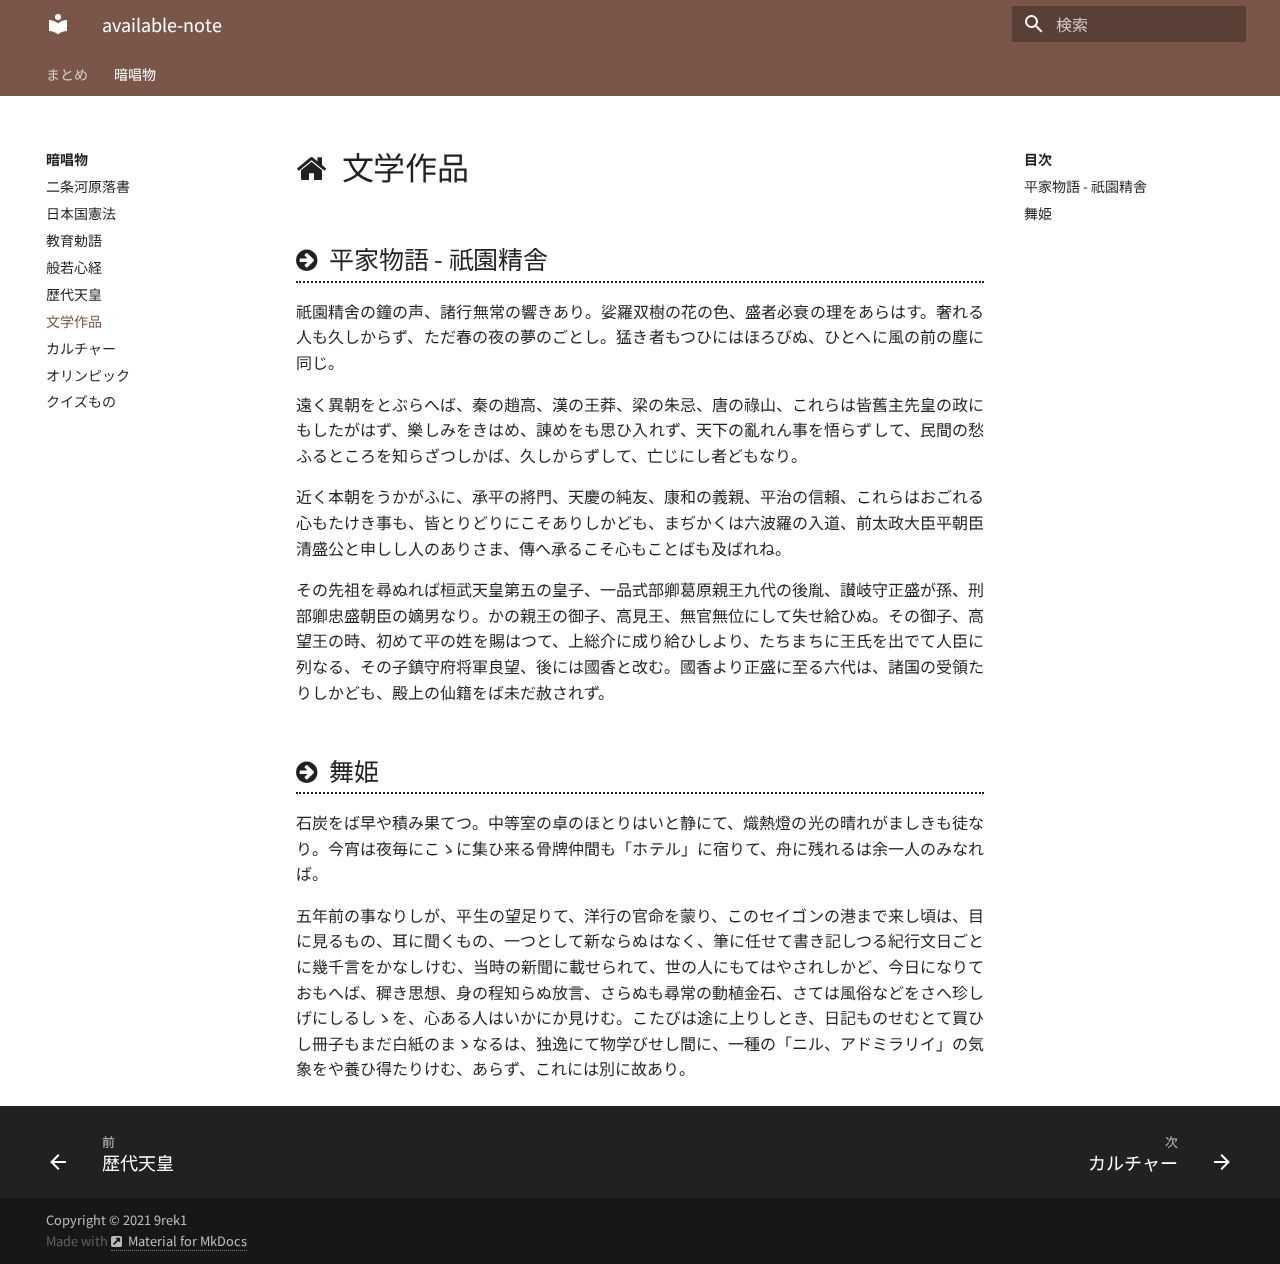
<file: recitation/literature/index.html>
<!doctype html>
<html lang="ja" class="no-js">
  <head>
    
      <meta charset="utf-8">
      <meta name="viewport" content="width=device-width,initial-scale=1">
      
      
      
      
      <link rel="icon" href="../../assets/images/favicon.png">
      <meta name="generator" content="mkdocs-1.2.3, mkdocs-material-7.3.6">
    
    
      
        <title>文学作品 - available-note</title>
      
    
    
      <link rel="stylesheet" href="../../assets/stylesheets/main.a57b2b03.min.css">
      
        
        <link rel="stylesheet" href="../../assets/stylesheets/palette.3f5d1f46.min.css">
        
          
          
          <meta name="theme-color" content="#795649">
        
      
    
    
    
      
        
        <link rel="preconnect" href="https://fonts.gstatic.com" crossorigin>
        <link rel="stylesheet" href="https://fonts.googleapis.com/css?family=Noto+Sans+JP:300,400,400i,700%7CInconsolata&display=fallback">
        <style>:root{--md-text-font-family:"Noto Sans JP";--md-code-font-family:"Inconsolata"}</style>
      
    
    
    
      <link rel="stylesheet" href="../../stylesheets/extra.css">
    
      <link rel="stylesheet" href="https://stackpath.bootstrapcdn.com/font-awesome/4.7.0/css/font-awesome.min.css">
    
    
      


    
    
  </head>
  
  
    
    
    
    
    
    <body dir="ltr" data-md-color-scheme="" data-md-color-primary="brown" data-md-color-accent="">
  
    
    <script>function __prefix(e){return new URL("../..",location).pathname+"."+e}function __get(e,t=localStorage){return JSON.parse(t.getItem(__prefix(e)))}</script>
    
    <input class="md-toggle" data-md-toggle="drawer" type="checkbox" id="__drawer" autocomplete="off">
    <input class="md-toggle" data-md-toggle="search" type="checkbox" id="__search" autocomplete="off">
    <label class="md-overlay" for="__drawer"></label>
    <div data-md-component="skip">
      
        
        <a href="#_1" class="md-skip">
          コンテンツにスキップ
        </a>
      
    </div>
    <div data-md-component="announce">
      
    </div>
    
      

<header class="md-header" data-md-component="header">
  <nav class="md-header__inner md-grid" aria-label="ヘッダー">
    <a href="../.." title="available-note" class="md-header__button md-logo" aria-label="available-note" data-md-component="logo">
      
  
  <svg xmlns="http://www.w3.org/2000/svg" viewBox="0 0 24 24"><path d="M12 8a3 3 0 0 0 3-3 3 3 0 0 0-3-3 3 3 0 0 0-3 3 3 3 0 0 0 3 3m0 3.54C9.64 9.35 6.5 8 3 8v11c3.5 0 6.64 1.35 9 3.54 2.36-2.19 5.5-3.54 9-3.54V8c-3.5 0-6.64 1.35-9 3.54z"/></svg>

    </a>
    <label class="md-header__button md-icon" for="__drawer">
      <svg xmlns="http://www.w3.org/2000/svg" viewBox="0 0 24 24"><path d="M3 6h18v2H3V6m0 5h18v2H3v-2m0 5h18v2H3v-2z"/></svg>
    </label>
    <div class="md-header__title" data-md-component="header-title">
      <div class="md-header__ellipsis">
        <div class="md-header__topic">
          <span class="md-ellipsis">
            available-note
          </span>
        </div>
        <div class="md-header__topic" data-md-component="header-topic">
          <span class="md-ellipsis">
            
              文学作品
            
          </span>
        </div>
      </div>
    </div>
    
    
    
      <label class="md-header__button md-icon" for="__search">
        <svg xmlns="http://www.w3.org/2000/svg" viewBox="0 0 24 24"><path d="M9.5 3A6.5 6.5 0 0 1 16 9.5c0 1.61-.59 3.09-1.56 4.23l.27.27h.79l5 5-1.5 1.5-5-5v-.79l-.27-.27A6.516 6.516 0 0 1 9.5 16 6.5 6.5 0 0 1 3 9.5 6.5 6.5 0 0 1 9.5 3m0 2C7 5 5 7 5 9.5S7 14 9.5 14 14 12 14 9.5 12 5 9.5 5z"/></svg>
      </label>
      
<div class="md-search" data-md-component="search" role="dialog">
  <label class="md-search__overlay" for="__search"></label>
  <div class="md-search__inner" role="search">
    <form class="md-search__form" name="search">
      <input type="text" class="md-search__input" name="query" aria-label="検索" placeholder="検索" autocapitalize="off" autocorrect="off" autocomplete="off" spellcheck="false" data-md-component="search-query" required>
      <label class="md-search__icon md-icon" for="__search">
        <svg xmlns="http://www.w3.org/2000/svg" viewBox="0 0 24 24"><path d="M9.5 3A6.5 6.5 0 0 1 16 9.5c0 1.61-.59 3.09-1.56 4.23l.27.27h.79l5 5-1.5 1.5-5-5v-.79l-.27-.27A6.516 6.516 0 0 1 9.5 16 6.5 6.5 0 0 1 3 9.5 6.5 6.5 0 0 1 9.5 3m0 2C7 5 5 7 5 9.5S7 14 9.5 14 14 12 14 9.5 12 5 9.5 5z"/></svg>
        <svg xmlns="http://www.w3.org/2000/svg" viewBox="0 0 24 24"><path d="M20 11v2H8l5.5 5.5-1.42 1.42L4.16 12l7.92-7.92L13.5 5.5 8 11h12z"/></svg>
      </label>
      <nav class="md-search__options" aria-label="Search">
        
        <button type="reset" class="md-search__icon md-icon" aria-label="クリア" tabindex="-1">
          <svg xmlns="http://www.w3.org/2000/svg" viewBox="0 0 24 24"><path d="M19 6.41 17.59 5 12 10.59 6.41 5 5 6.41 10.59 12 5 17.59 6.41 19 12 13.41 17.59 19 19 17.59 13.41 12 19 6.41z"/></svg>
        </button>
      </nav>
      
    </form>
    <div class="md-search__output">
      <div class="md-search__scrollwrap" data-md-scrollfix>
        <div class="md-search-result" data-md-component="search-result">
          <div class="md-search-result__meta">
            検索を初期化
          </div>
          <ol class="md-search-result__list"></ol>
        </div>
      </div>
    </div>
  </div>
</div>
    
    
  </nav>
  
</header>
    
    <div class="md-container" data-md-component="container">
      
      
        
          
            
<nav class="md-tabs" aria-label="タブ" data-md-component="tabs">
  <div class="md-tabs__inner md-grid">
    <ul class="md-tabs__list">
      
        
  
  


  
  
  
    <li class="md-tabs__item">
      <a href="../../summary/murder/" class="md-tabs__link">
        まとめ
      </a>
    </li>
  

      
        
  
  
    
  


  
  
  
    <li class="md-tabs__item">
      <a href="../rakusho/" class="md-tabs__link md-tabs__link--active">
        暗唱物
      </a>
    </li>
  

      
    </ul>
  </div>
</nav>
          
        
      
      <main class="md-main" data-md-component="main">
        <div class="md-main__inner md-grid">
          
            
              
              <div class="md-sidebar md-sidebar--primary" data-md-component="sidebar" data-md-type="navigation" >
                <div class="md-sidebar__scrollwrap">
                  <div class="md-sidebar__inner">
                    

  


<nav class="md-nav md-nav--primary md-nav--lifted" aria-label="ナビゲーション" data-md-level="0">
  <label class="md-nav__title" for="__drawer">
    <a href="../.." title="available-note" class="md-nav__button md-logo" aria-label="available-note" data-md-component="logo">
      
  
  <svg xmlns="http://www.w3.org/2000/svg" viewBox="0 0 24 24"><path d="M12 8a3 3 0 0 0 3-3 3 3 0 0 0-3-3 3 3 0 0 0-3 3 3 3 0 0 0 3 3m0 3.54C9.64 9.35 6.5 8 3 8v11c3.5 0 6.64 1.35 9 3.54 2.36-2.19 5.5-3.54 9-3.54V8c-3.5 0-6.64 1.35-9 3.54z"/></svg>

    </a>
    available-note
  </label>
  
  <ul class="md-nav__list" data-md-scrollfix>
    
      
      
      

  
  
  
    
    <li class="md-nav__item md-nav__item--nested">
      
      
        <input class="md-nav__toggle md-toggle" data-md-toggle="__nav_1" type="checkbox" id="__nav_1" >
      
      
      
      
        <label class="md-nav__link" for="__nav_1">
          まとめ
          <span class="md-nav__icon md-icon"></span>
        </label>
      
      <nav class="md-nav" aria-label="まとめ" data-md-level="1">
        <label class="md-nav__title" for="__nav_1">
          <span class="md-nav__icon md-icon"></span>
          まとめ
        </label>
        <ul class="md-nav__list" data-md-scrollfix>
          
            
              
  
  
  
    <li class="md-nav__item">
      <a href="../../summary/murder/" class="md-nav__link">
        マダミス
      </a>
    </li>
  

            
          
        </ul>
      </nav>
    </li>
  

    
      
      
      

  
  
    
  
  
    
    <li class="md-nav__item md-nav__item--active md-nav__item--nested">
      
      
        <input class="md-nav__toggle md-toggle" data-md-toggle="__nav_2" type="checkbox" id="__nav_2" checked>
      
      
      
      
        <label class="md-nav__link" for="__nav_2">
          暗唱物
          <span class="md-nav__icon md-icon"></span>
        </label>
      
      <nav class="md-nav" aria-label="暗唱物" data-md-level="1">
        <label class="md-nav__title" for="__nav_2">
          <span class="md-nav__icon md-icon"></span>
          暗唱物
        </label>
        <ul class="md-nav__list" data-md-scrollfix>
          
            
              
  
  
  
    <li class="md-nav__item">
      <a href="../rakusho/" class="md-nav__link">
        二条河原落書
      </a>
    </li>
  

            
          
            
              
  
  
  
    <li class="md-nav__item">
      <a href="../kenpo/" class="md-nav__link">
        日本国憲法
      </a>
    </li>
  

            
          
            
              
  
  
  
    <li class="md-nav__item">
      <a href="../chokugo/" class="md-nav__link">
        教育勅語
      </a>
    </li>
  

            
          
            
              
  
  
  
    <li class="md-nav__item">
      <a href="../shingyo/" class="md-nav__link">
        般若心経
      </a>
    </li>
  

            
          
            
              
  
  
  
    <li class="md-nav__item">
      <a href="../tenno/" class="md-nav__link">
        歴代天皇
      </a>
    </li>
  

            
          
            
              
  
  
    
  
  
    <li class="md-nav__item md-nav__item--active">
      
      <input class="md-nav__toggle md-toggle" data-md-toggle="toc" type="checkbox" id="__toc">
      
      
        
      
      
        <label class="md-nav__link md-nav__link--active" for="__toc">
          文学作品
          <span class="md-nav__icon md-icon"></span>
        </label>
      
      <a href="./" class="md-nav__link md-nav__link--active">
        文学作品
      </a>
      
        


<nav class="md-nav md-nav--secondary" aria-label="目次">
  
  
  
    
  
  
    <label class="md-nav__title" for="__toc">
      <span class="md-nav__icon md-icon"></span>
      目次
    </label>
    <ul class="md-nav__list" data-md-component="toc" data-md-scrollfix>
      
        <li class="md-nav__item">
  <a href="#-" class="md-nav__link">
    平家物語 - 祇園精舎
  </a>
  
</li>
      
        <li class="md-nav__item">
  <a href="#_2" class="md-nav__link">
    舞姫
  </a>
  
</li>
      
    </ul>
  
</nav>
      
    </li>
  

            
          
            
              
  
  
  
    <li class="md-nav__item">
      <a href="../culture/" class="md-nav__link">
        カルチャー
      </a>
    </li>
  

            
          
            
              
  
  
  
    <li class="md-nav__item">
      <a href="../olympics/" class="md-nav__link">
        オリンピック
      </a>
    </li>
  

            
          
            
              
  
  
  
    <li class="md-nav__item">
      <a href="../quiz/" class="md-nav__link">
        クイズもの
      </a>
    </li>
  

            
          
        </ul>
      </nav>
    </li>
  

    
  </ul>
</nav>
                  </div>
                </div>
              </div>
            
            
              
              <div class="md-sidebar md-sidebar--secondary" data-md-component="sidebar" data-md-type="toc" >
                <div class="md-sidebar__scrollwrap">
                  <div class="md-sidebar__inner">
                    


<nav class="md-nav md-nav--secondary" aria-label="目次">
  
  
  
    
  
  
    <label class="md-nav__title" for="__toc">
      <span class="md-nav__icon md-icon"></span>
      目次
    </label>
    <ul class="md-nav__list" data-md-component="toc" data-md-scrollfix>
      
        <li class="md-nav__item">
  <a href="#-" class="md-nav__link">
    平家物語 - 祇園精舎
  </a>
  
</li>
      
        <li class="md-nav__item">
  <a href="#_2" class="md-nav__link">
    舞姫
  </a>
  
</li>
      
    </ul>
  
</nav>
                  </div>
                </div>
              </div>
            
          
          <div class="md-content" data-md-component="content">
            <article class="md-content__inner md-typeset">
              
                
                
                <h1 id="_1">文学作品</h1>
<h2 id="-">平家物語 - 祇園精舎</h2>
<p>祇園精舍の鐘の声、諸行無常の響きあり。娑羅双樹の花の色、盛者必衰の理をあらはす。奢れる人も久しからず、ただ春の夜の夢のごとし。猛き者もつひにはほろびぬ、ひとへに風の前の塵に同じ。</p>
<p>遠く異朝をとぶらへば、秦の趙高、漢の王莽、梁の朱忌、唐の祿山、これらは皆舊主先皇の政にもしたがはず、樂しみをきはめ、諌めをも思ひ入れず、天下の亂れん事を悟らずして、民間の愁ふるところを知らざつしかば、久しからずして、亡じにし者どもなり。</p>
<p>近く本朝をうかがふに、承平の將門、天慶の純友、康和の義親、平治の信賴、これらはおごれる心もたけき事も、皆とりどりにこそありしかども、まぢかくは六波羅の入道、前太政大臣平朝臣清盛公と申しし人のありさま、傳へ承るこそ心もことばも及ばれね。</p>
<p>その先祖を尋ぬれば桓武天皇第五の皇子、一品式部卿葛原親王九代の後胤、讃岐守正盛が孫、刑部卿忠盛朝臣の嫡男なり。かの親王の御子、高見王、無官無位にして失せ給ひぬ。その御子、高望王の時、初めて平の姓を賜はつて、上総介に成り給ひしより、たちまちに王氏を出でて人臣に列なる、その子鎮守府将軍良望、後には國香と改む。國香より正盛に至る六代は、諸国の受領たりしかども、殿上の仙籍をば未だ赦されず。</p>
<h2 id="_2">舞姫</h2>
<p>石炭をば早や積み果てつ。中等室の卓のほとりはいと静にて、熾熱燈の光の晴れがましきも徒なり。今宵は夜毎にこゝに集ひ来る骨牌仲間も「ホテル」に宿りて、舟に残れるは余一人のみなれば。</p>
<p>五年前の事なりしが、平生の望足りて、洋行の官命を蒙り、このセイゴンの港まで来し頃は、目に見るもの、耳に聞くもの、一つとして新ならぬはなく、筆に任せて書き記しつる紀行文日ごとに幾千言をかなしけむ、当時の新聞に載せられて、世の人にもてはやされしかど、今日になりておもへば、穉き思想、身の程知らぬ放言、さらぬも尋常の動植金石、さては風俗などをさへ珍しげにしるしゝを、心ある人はいかにか見けむ。こたびは途に上りしとき、日記ものせむとて買ひし冊子もまだ白紙のまゝなるは、独逸にて物学びせし間に、一種の「ニル、アドミラリイ」の気象をや養ひ得たりけむ、あらず、これには別に故あり。</p>
                
              
              
                


              
            </article>
          </div>
        </div>
        
      </main>
      
        
<footer class="md-footer">
  
    <nav class="md-footer__inner md-grid" aria-label="フッター">
      
        
        <a href="../tenno/" class="md-footer__link md-footer__link--prev" aria-label="前: 歴代天皇" rel="prev">
          <div class="md-footer__button md-icon">
            <svg xmlns="http://www.w3.org/2000/svg" viewBox="0 0 24 24"><path d="M20 11v2H8l5.5 5.5-1.42 1.42L4.16 12l7.92-7.92L13.5 5.5 8 11h12z"/></svg>
          </div>
          <div class="md-footer__title">
            <div class="md-ellipsis">
              <span class="md-footer__direction">
                前
              </span>
              歴代天皇
            </div>
          </div>
        </a>
      
      
        
        <a href="../culture/" class="md-footer__link md-footer__link--next" aria-label="次: カルチャー" rel="next">
          <div class="md-footer__title">
            <div class="md-ellipsis">
              <span class="md-footer__direction">
                次
              </span>
              カルチャー
            </div>
          </div>
          <div class="md-footer__button md-icon">
            <svg xmlns="http://www.w3.org/2000/svg" viewBox="0 0 24 24"><path d="M4 11v2h12l-5.5 5.5 1.42 1.42L19.84 12l-7.92-7.92L10.5 5.5 16 11H4z"/></svg>
          </div>
        </a>
      
    </nav>
  
  <div class="md-footer-meta md-typeset">
    <div class="md-footer-meta__inner md-grid">
      <div class="md-footer-copyright">
        
          <div class="md-footer-copyright__highlight">
            Copyright &copy 2021 9rek1
          </div>
        
        
          Made with
          <a href="https://squidfunk.github.io/mkdocs-material/" target="_blank" rel="noopener">
            Material for MkDocs
          </a>
        
        
      </div>
      
    </div>
  </div>
</footer>
      
    </div>
    <div class="md-dialog" data-md-component="dialog">
      <div class="md-dialog__inner md-typeset"></div>
    </div>
    <script id="__config" type="application/json">{"base": "../..", "features": ["navigation.instant", "navigation.tabs"], "translations": {"clipboard.copy": "\u30af\u30ea\u30c3\u30d7\u30dc\u30fc\u30c9\u3078\u30b3\u30d4\u30fc", "clipboard.copied": "\u30b3\u30d4\u30fc\u3057\u307e\u3057\u305f", "search.config.lang": "ja", "search.config.pipeline": "trimmer, stemmer", "search.config.separator": "[\\s\\-\u3000\u3001\u3002\uff0c\uff0e]+", "search.placeholder": "\u691c\u7d22", "search.result.placeholder": "\u691c\u7d22\u30ad\u30fc\u30ef\u30fc\u30c9\u3092\u5165\u529b\u3057\u3066\u304f\u3060\u3055\u3044", "search.result.none": "\u4f55\u3082\u898b\u3064\u304b\u308a\u307e\u305b\u3093\u3067\u3057\u305f", "search.result.one": "1\u4ef6\u898b\u3064\u304b\u308a\u307e\u3057\u305f", "search.result.other": "#\u4ef6\u898b\u3064\u304b\u308a\u307e\u3057\u305f", "search.result.more.one": "\u3053\u306e\u30da\u30fc\u30b8\u5185\u306b\u3082\u30461\u4ef6\u898b\u3064\u304b\u308a\u307e\u3057\u305f", "search.result.more.other": "\u3053\u306e\u30da\u30fc\u30b8\u5185\u306b\u3042\u3068#\u4ef6\u898b\u3064\u304b\u308a\u307e\u3057\u305f", "search.result.term.missing": "\u691c\u7d22\u306b\u542b\u307e\u308c\u306a\u3044", "select.version.title": "Select version"}, "search": "../../assets/javascripts/workers/search.fcfe8b6d.min.js", "version": null}</script>
    
    
      <script src="../../assets/javascripts/bundle.b1047164.min.js"></script>
      
    
  </body>
</html>
</file>
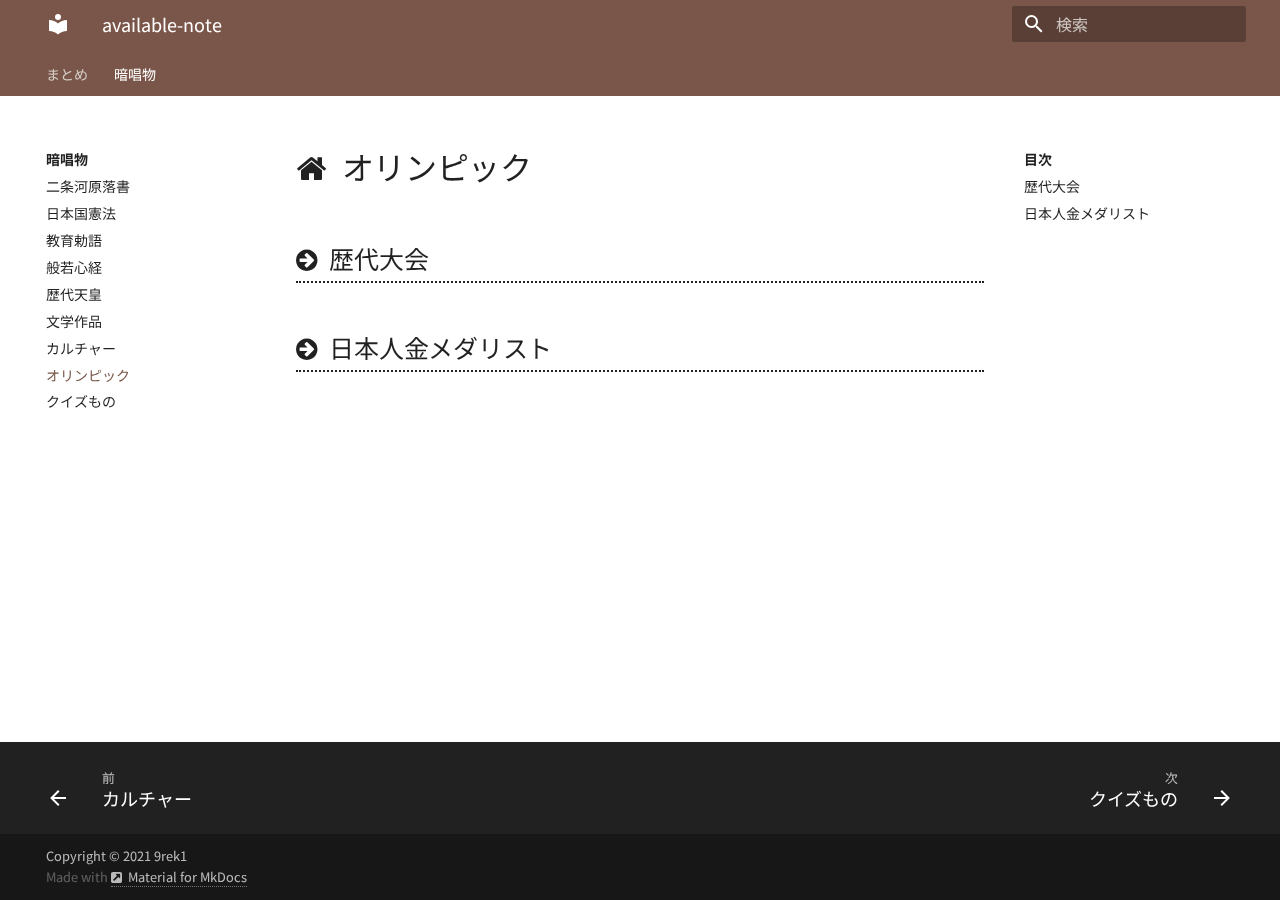
<file: recitation/olympics/index.html>
<!doctype html>
<html lang="ja" class="no-js">
  <head>
    
      <meta charset="utf-8">
      <meta name="viewport" content="width=device-width,initial-scale=1">
      
      
      
      
      <link rel="icon" href="../../assets/images/favicon.png">
      <meta name="generator" content="mkdocs-1.2.3, mkdocs-material-7.3.6">
    
    
      
        <title>オリンピック - available-note</title>
      
    
    
      <link rel="stylesheet" href="../../assets/stylesheets/main.a57b2b03.min.css">
      
        
        <link rel="stylesheet" href="../../assets/stylesheets/palette.3f5d1f46.min.css">
        
          
          
          <meta name="theme-color" content="#795649">
        
      
    
    
    
      
        
        <link rel="preconnect" href="https://fonts.gstatic.com" crossorigin>
        <link rel="stylesheet" href="https://fonts.googleapis.com/css?family=Noto+Sans+JP:300,400,400i,700%7CInconsolata&display=fallback">
        <style>:root{--md-text-font-family:"Noto Sans JP";--md-code-font-family:"Inconsolata"}</style>
      
    
    
    
      <link rel="stylesheet" href="../../stylesheets/extra.css">
    
      <link rel="stylesheet" href="https://stackpath.bootstrapcdn.com/font-awesome/4.7.0/css/font-awesome.min.css">
    
    
      


    
    
  </head>
  
  
    
    
    
    
    
    <body dir="ltr" data-md-color-scheme="" data-md-color-primary="brown" data-md-color-accent="">
  
    
    <script>function __prefix(e){return new URL("../..",location).pathname+"."+e}function __get(e,t=localStorage){return JSON.parse(t.getItem(__prefix(e)))}</script>
    
    <input class="md-toggle" data-md-toggle="drawer" type="checkbox" id="__drawer" autocomplete="off">
    <input class="md-toggle" data-md-toggle="search" type="checkbox" id="__search" autocomplete="off">
    <label class="md-overlay" for="__drawer"></label>
    <div data-md-component="skip">
      
        
        <a href="#_1" class="md-skip">
          コンテンツにスキップ
        </a>
      
    </div>
    <div data-md-component="announce">
      
    </div>
    
      

<header class="md-header" data-md-component="header">
  <nav class="md-header__inner md-grid" aria-label="ヘッダー">
    <a href="../.." title="available-note" class="md-header__button md-logo" aria-label="available-note" data-md-component="logo">
      
  
  <svg xmlns="http://www.w3.org/2000/svg" viewBox="0 0 24 24"><path d="M12 8a3 3 0 0 0 3-3 3 3 0 0 0-3-3 3 3 0 0 0-3 3 3 3 0 0 0 3 3m0 3.54C9.64 9.35 6.5 8 3 8v11c3.5 0 6.64 1.35 9 3.54 2.36-2.19 5.5-3.54 9-3.54V8c-3.5 0-6.64 1.35-9 3.54z"/></svg>

    </a>
    <label class="md-header__button md-icon" for="__drawer">
      <svg xmlns="http://www.w3.org/2000/svg" viewBox="0 0 24 24"><path d="M3 6h18v2H3V6m0 5h18v2H3v-2m0 5h18v2H3v-2z"/></svg>
    </label>
    <div class="md-header__title" data-md-component="header-title">
      <div class="md-header__ellipsis">
        <div class="md-header__topic">
          <span class="md-ellipsis">
            available-note
          </span>
        </div>
        <div class="md-header__topic" data-md-component="header-topic">
          <span class="md-ellipsis">
            
              オリンピック
            
          </span>
        </div>
      </div>
    </div>
    
    
    
      <label class="md-header__button md-icon" for="__search">
        <svg xmlns="http://www.w3.org/2000/svg" viewBox="0 0 24 24"><path d="M9.5 3A6.5 6.5 0 0 1 16 9.5c0 1.61-.59 3.09-1.56 4.23l.27.27h.79l5 5-1.5 1.5-5-5v-.79l-.27-.27A6.516 6.516 0 0 1 9.5 16 6.5 6.5 0 0 1 3 9.5 6.5 6.5 0 0 1 9.5 3m0 2C7 5 5 7 5 9.5S7 14 9.5 14 14 12 14 9.5 12 5 9.5 5z"/></svg>
      </label>
      
<div class="md-search" data-md-component="search" role="dialog">
  <label class="md-search__overlay" for="__search"></label>
  <div class="md-search__inner" role="search">
    <form class="md-search__form" name="search">
      <input type="text" class="md-search__input" name="query" aria-label="検索" placeholder="検索" autocapitalize="off" autocorrect="off" autocomplete="off" spellcheck="false" data-md-component="search-query" required>
      <label class="md-search__icon md-icon" for="__search">
        <svg xmlns="http://www.w3.org/2000/svg" viewBox="0 0 24 24"><path d="M9.5 3A6.5 6.5 0 0 1 16 9.5c0 1.61-.59 3.09-1.56 4.23l.27.27h.79l5 5-1.5 1.5-5-5v-.79l-.27-.27A6.516 6.516 0 0 1 9.5 16 6.5 6.5 0 0 1 3 9.5 6.5 6.5 0 0 1 9.5 3m0 2C7 5 5 7 5 9.5S7 14 9.5 14 14 12 14 9.5 12 5 9.5 5z"/></svg>
        <svg xmlns="http://www.w3.org/2000/svg" viewBox="0 0 24 24"><path d="M20 11v2H8l5.5 5.5-1.42 1.42L4.16 12l7.92-7.92L13.5 5.5 8 11h12z"/></svg>
      </label>
      <nav class="md-search__options" aria-label="Search">
        
        <button type="reset" class="md-search__icon md-icon" aria-label="クリア" tabindex="-1">
          <svg xmlns="http://www.w3.org/2000/svg" viewBox="0 0 24 24"><path d="M19 6.41 17.59 5 12 10.59 6.41 5 5 6.41 10.59 12 5 17.59 6.41 19 12 13.41 17.59 19 19 17.59 13.41 12 19 6.41z"/></svg>
        </button>
      </nav>
      
    </form>
    <div class="md-search__output">
      <div class="md-search__scrollwrap" data-md-scrollfix>
        <div class="md-search-result" data-md-component="search-result">
          <div class="md-search-result__meta">
            検索を初期化
          </div>
          <ol class="md-search-result__list"></ol>
        </div>
      </div>
    </div>
  </div>
</div>
    
    
  </nav>
  
</header>
    
    <div class="md-container" data-md-component="container">
      
      
        
          
            
<nav class="md-tabs" aria-label="タブ" data-md-component="tabs">
  <div class="md-tabs__inner md-grid">
    <ul class="md-tabs__list">
      
        
  
  


  
  
  
    <li class="md-tabs__item">
      <a href="../../summary/murder/" class="md-tabs__link">
        まとめ
      </a>
    </li>
  

      
        
  
  
    
  


  
  
  
    <li class="md-tabs__item">
      <a href="../rakusho/" class="md-tabs__link md-tabs__link--active">
        暗唱物
      </a>
    </li>
  

      
    </ul>
  </div>
</nav>
          
        
      
      <main class="md-main" data-md-component="main">
        <div class="md-main__inner md-grid">
          
            
              
              <div class="md-sidebar md-sidebar--primary" data-md-component="sidebar" data-md-type="navigation" >
                <div class="md-sidebar__scrollwrap">
                  <div class="md-sidebar__inner">
                    

  


<nav class="md-nav md-nav--primary md-nav--lifted" aria-label="ナビゲーション" data-md-level="0">
  <label class="md-nav__title" for="__drawer">
    <a href="../.." title="available-note" class="md-nav__button md-logo" aria-label="available-note" data-md-component="logo">
      
  
  <svg xmlns="http://www.w3.org/2000/svg" viewBox="0 0 24 24"><path d="M12 8a3 3 0 0 0 3-3 3 3 0 0 0-3-3 3 3 0 0 0-3 3 3 3 0 0 0 3 3m0 3.54C9.64 9.35 6.5 8 3 8v11c3.5 0 6.64 1.35 9 3.54 2.36-2.19 5.5-3.54 9-3.54V8c-3.5 0-6.64 1.35-9 3.54z"/></svg>

    </a>
    available-note
  </label>
  
  <ul class="md-nav__list" data-md-scrollfix>
    
      
      
      

  
  
  
    
    <li class="md-nav__item md-nav__item--nested">
      
      
        <input class="md-nav__toggle md-toggle" data-md-toggle="__nav_1" type="checkbox" id="__nav_1" >
      
      
      
      
        <label class="md-nav__link" for="__nav_1">
          まとめ
          <span class="md-nav__icon md-icon"></span>
        </label>
      
      <nav class="md-nav" aria-label="まとめ" data-md-level="1">
        <label class="md-nav__title" for="__nav_1">
          <span class="md-nav__icon md-icon"></span>
          まとめ
        </label>
        <ul class="md-nav__list" data-md-scrollfix>
          
            
              
  
  
  
    <li class="md-nav__item">
      <a href="../../summary/murder/" class="md-nav__link">
        マダミス
      </a>
    </li>
  

            
          
        </ul>
      </nav>
    </li>
  

    
      
      
      

  
  
    
  
  
    
    <li class="md-nav__item md-nav__item--active md-nav__item--nested">
      
      
        <input class="md-nav__toggle md-toggle" data-md-toggle="__nav_2" type="checkbox" id="__nav_2" checked>
      
      
      
      
        <label class="md-nav__link" for="__nav_2">
          暗唱物
          <span class="md-nav__icon md-icon"></span>
        </label>
      
      <nav class="md-nav" aria-label="暗唱物" data-md-level="1">
        <label class="md-nav__title" for="__nav_2">
          <span class="md-nav__icon md-icon"></span>
          暗唱物
        </label>
        <ul class="md-nav__list" data-md-scrollfix>
          
            
              
  
  
  
    <li class="md-nav__item">
      <a href="../rakusho/" class="md-nav__link">
        二条河原落書
      </a>
    </li>
  

            
          
            
              
  
  
  
    <li class="md-nav__item">
      <a href="../kenpo/" class="md-nav__link">
        日本国憲法
      </a>
    </li>
  

            
          
            
              
  
  
  
    <li class="md-nav__item">
      <a href="../chokugo/" class="md-nav__link">
        教育勅語
      </a>
    </li>
  

            
          
            
              
  
  
  
    <li class="md-nav__item">
      <a href="../shingyo/" class="md-nav__link">
        般若心経
      </a>
    </li>
  

            
          
            
              
  
  
  
    <li class="md-nav__item">
      <a href="../tenno/" class="md-nav__link">
        歴代天皇
      </a>
    </li>
  

            
          
            
              
  
  
  
    <li class="md-nav__item">
      <a href="../literature/" class="md-nav__link">
        文学作品
      </a>
    </li>
  

            
          
            
              
  
  
  
    <li class="md-nav__item">
      <a href="../culture/" class="md-nav__link">
        カルチャー
      </a>
    </li>
  

            
          
            
              
  
  
    
  
  
    <li class="md-nav__item md-nav__item--active">
      
      <input class="md-nav__toggle md-toggle" data-md-toggle="toc" type="checkbox" id="__toc">
      
      
        
      
      
        <label class="md-nav__link md-nav__link--active" for="__toc">
          オリンピック
          <span class="md-nav__icon md-icon"></span>
        </label>
      
      <a href="./" class="md-nav__link md-nav__link--active">
        オリンピック
      </a>
      
        


<nav class="md-nav md-nav--secondary" aria-label="目次">
  
  
  
    
  
  
    <label class="md-nav__title" for="__toc">
      <span class="md-nav__icon md-icon"></span>
      目次
    </label>
    <ul class="md-nav__list" data-md-component="toc" data-md-scrollfix>
      
        <li class="md-nav__item">
  <a href="#_2" class="md-nav__link">
    歴代大会
  </a>
  
</li>
      
        <li class="md-nav__item">
  <a href="#_3" class="md-nav__link">
    日本人金メダリスト
  </a>
  
</li>
      
    </ul>
  
</nav>
      
    </li>
  

            
          
            
              
  
  
  
    <li class="md-nav__item">
      <a href="../quiz/" class="md-nav__link">
        クイズもの
      </a>
    </li>
  

            
          
        </ul>
      </nav>
    </li>
  

    
  </ul>
</nav>
                  </div>
                </div>
              </div>
            
            
              
              <div class="md-sidebar md-sidebar--secondary" data-md-component="sidebar" data-md-type="toc" >
                <div class="md-sidebar__scrollwrap">
                  <div class="md-sidebar__inner">
                    


<nav class="md-nav md-nav--secondary" aria-label="目次">
  
  
  
    
  
  
    <label class="md-nav__title" for="__toc">
      <span class="md-nav__icon md-icon"></span>
      目次
    </label>
    <ul class="md-nav__list" data-md-component="toc" data-md-scrollfix>
      
        <li class="md-nav__item">
  <a href="#_2" class="md-nav__link">
    歴代大会
  </a>
  
</li>
      
        <li class="md-nav__item">
  <a href="#_3" class="md-nav__link">
    日本人金メダリスト
  </a>
  
</li>
      
    </ul>
  
</nav>
                  </div>
                </div>
              </div>
            
          
          <div class="md-content" data-md-component="content">
            <article class="md-content__inner md-typeset">
              
                
                
                <h1 id="_1">オリンピック</h1>
<h2 id="_2">歴代大会</h2>
<h2 id="_3">日本人金メダリスト</h2>
                
              
              
                


              
            </article>
          </div>
        </div>
        
      </main>
      
        
<footer class="md-footer">
  
    <nav class="md-footer__inner md-grid" aria-label="フッター">
      
        
        <a href="../culture/" class="md-footer__link md-footer__link--prev" aria-label="前: カルチャー" rel="prev">
          <div class="md-footer__button md-icon">
            <svg xmlns="http://www.w3.org/2000/svg" viewBox="0 0 24 24"><path d="M20 11v2H8l5.5 5.5-1.42 1.42L4.16 12l7.92-7.92L13.5 5.5 8 11h12z"/></svg>
          </div>
          <div class="md-footer__title">
            <div class="md-ellipsis">
              <span class="md-footer__direction">
                前
              </span>
              カルチャー
            </div>
          </div>
        </a>
      
      
        
        <a href="../quiz/" class="md-footer__link md-footer__link--next" aria-label="次: クイズもの" rel="next">
          <div class="md-footer__title">
            <div class="md-ellipsis">
              <span class="md-footer__direction">
                次
              </span>
              クイズもの
            </div>
          </div>
          <div class="md-footer__button md-icon">
            <svg xmlns="http://www.w3.org/2000/svg" viewBox="0 0 24 24"><path d="M4 11v2h12l-5.5 5.5 1.42 1.42L19.84 12l-7.92-7.92L10.5 5.5 16 11H4z"/></svg>
          </div>
        </a>
      
    </nav>
  
  <div class="md-footer-meta md-typeset">
    <div class="md-footer-meta__inner md-grid">
      <div class="md-footer-copyright">
        
          <div class="md-footer-copyright__highlight">
            Copyright &copy 2021 9rek1
          </div>
        
        
          Made with
          <a href="https://squidfunk.github.io/mkdocs-material/" target="_blank" rel="noopener">
            Material for MkDocs
          </a>
        
        
      </div>
      
    </div>
  </div>
</footer>
      
    </div>
    <div class="md-dialog" data-md-component="dialog">
      <div class="md-dialog__inner md-typeset"></div>
    </div>
    <script id="__config" type="application/json">{"base": "../..", "features": ["navigation.instant", "navigation.tabs"], "translations": {"clipboard.copy": "\u30af\u30ea\u30c3\u30d7\u30dc\u30fc\u30c9\u3078\u30b3\u30d4\u30fc", "clipboard.copied": "\u30b3\u30d4\u30fc\u3057\u307e\u3057\u305f", "search.config.lang": "ja", "search.config.pipeline": "trimmer, stemmer", "search.config.separator": "[\\s\\-\u3000\u3001\u3002\uff0c\uff0e]+", "search.placeholder": "\u691c\u7d22", "search.result.placeholder": "\u691c\u7d22\u30ad\u30fc\u30ef\u30fc\u30c9\u3092\u5165\u529b\u3057\u3066\u304f\u3060\u3055\u3044", "search.result.none": "\u4f55\u3082\u898b\u3064\u304b\u308a\u307e\u305b\u3093\u3067\u3057\u305f", "search.result.one": "1\u4ef6\u898b\u3064\u304b\u308a\u307e\u3057\u305f", "search.result.other": "#\u4ef6\u898b\u3064\u304b\u308a\u307e\u3057\u305f", "search.result.more.one": "\u3053\u306e\u30da\u30fc\u30b8\u5185\u306b\u3082\u30461\u4ef6\u898b\u3064\u304b\u308a\u307e\u3057\u305f", "search.result.more.other": "\u3053\u306e\u30da\u30fc\u30b8\u5185\u306b\u3042\u3068#\u4ef6\u898b\u3064\u304b\u308a\u307e\u3057\u305f", "search.result.term.missing": "\u691c\u7d22\u306b\u542b\u307e\u308c\u306a\u3044", "select.version.title": "Select version"}, "search": "../../assets/javascripts/workers/search.fcfe8b6d.min.js", "version": null}</script>
    
    
      <script src="../../assets/javascripts/bundle.b1047164.min.js"></script>
      
    
  </body>
</html>
</file>
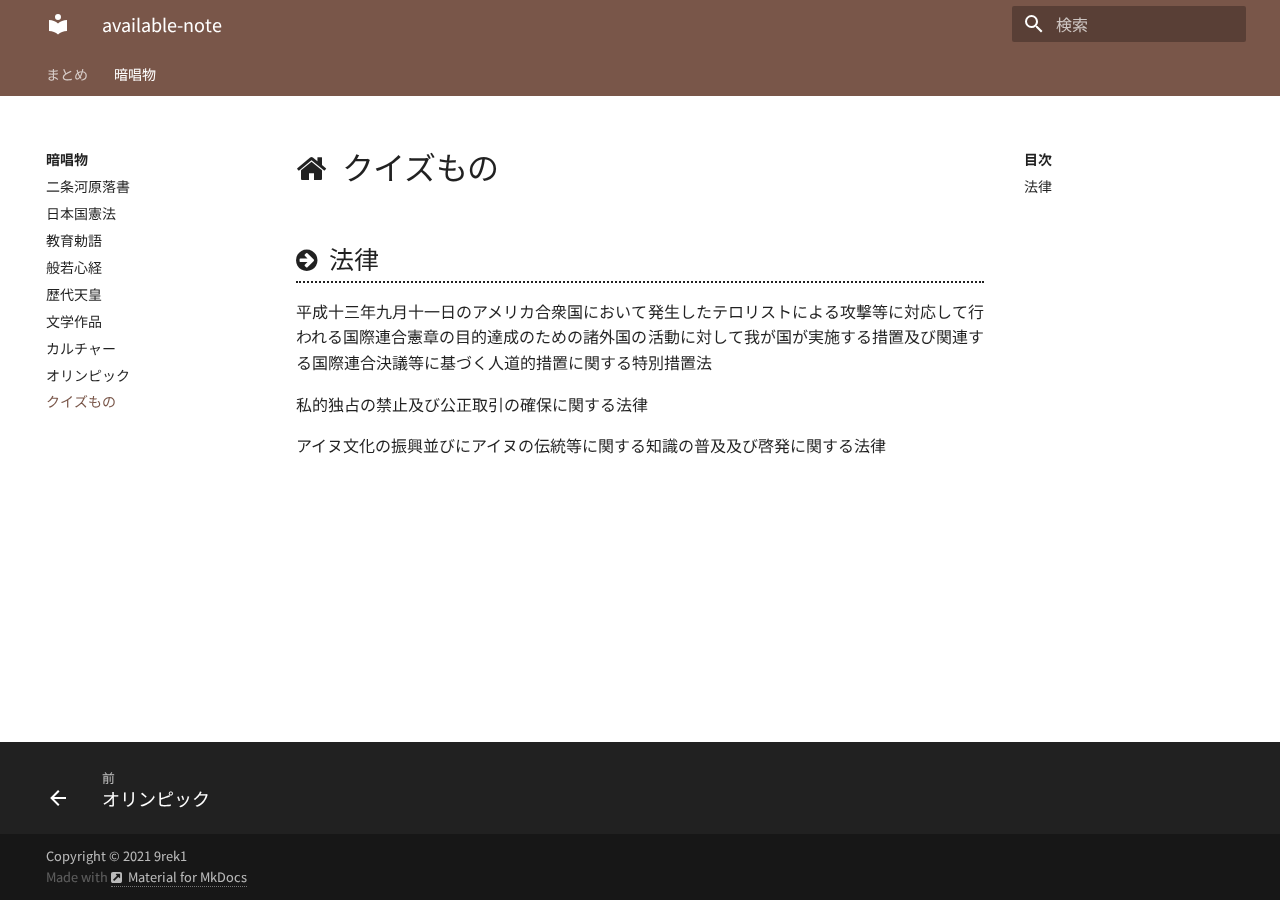
<file: recitation/quiz/index.html>
<!doctype html>
<html lang="ja" class="no-js">
  <head>
    
      <meta charset="utf-8">
      <meta name="viewport" content="width=device-width,initial-scale=1">
      
      
      
      
      <link rel="icon" href="../../assets/images/favicon.png">
      <meta name="generator" content="mkdocs-1.2.3, mkdocs-material-7.3.6">
    
    
      
        <title>クイズもの - available-note</title>
      
    
    
      <link rel="stylesheet" href="../../assets/stylesheets/main.a57b2b03.min.css">
      
        
        <link rel="stylesheet" href="../../assets/stylesheets/palette.3f5d1f46.min.css">
        
          
          
          <meta name="theme-color" content="#795649">
        
      
    
    
    
      
        
        <link rel="preconnect" href="https://fonts.gstatic.com" crossorigin>
        <link rel="stylesheet" href="https://fonts.googleapis.com/css?family=Noto+Sans+JP:300,400,400i,700%7CInconsolata&display=fallback">
        <style>:root{--md-text-font-family:"Noto Sans JP";--md-code-font-family:"Inconsolata"}</style>
      
    
    
    
      <link rel="stylesheet" href="../../stylesheets/extra.css">
    
      <link rel="stylesheet" href="https://stackpath.bootstrapcdn.com/font-awesome/4.7.0/css/font-awesome.min.css">
    
    
      


    
    
  </head>
  
  
    
    
    
    
    
    <body dir="ltr" data-md-color-scheme="" data-md-color-primary="brown" data-md-color-accent="">
  
    
    <script>function __prefix(e){return new URL("../..",location).pathname+"."+e}function __get(e,t=localStorage){return JSON.parse(t.getItem(__prefix(e)))}</script>
    
    <input class="md-toggle" data-md-toggle="drawer" type="checkbox" id="__drawer" autocomplete="off">
    <input class="md-toggle" data-md-toggle="search" type="checkbox" id="__search" autocomplete="off">
    <label class="md-overlay" for="__drawer"></label>
    <div data-md-component="skip">
      
        
        <a href="#_1" class="md-skip">
          コンテンツにスキップ
        </a>
      
    </div>
    <div data-md-component="announce">
      
    </div>
    
      

<header class="md-header" data-md-component="header">
  <nav class="md-header__inner md-grid" aria-label="ヘッダー">
    <a href="../.." title="available-note" class="md-header__button md-logo" aria-label="available-note" data-md-component="logo">
      
  
  <svg xmlns="http://www.w3.org/2000/svg" viewBox="0 0 24 24"><path d="M12 8a3 3 0 0 0 3-3 3 3 0 0 0-3-3 3 3 0 0 0-3 3 3 3 0 0 0 3 3m0 3.54C9.64 9.35 6.5 8 3 8v11c3.5 0 6.64 1.35 9 3.54 2.36-2.19 5.5-3.54 9-3.54V8c-3.5 0-6.64 1.35-9 3.54z"/></svg>

    </a>
    <label class="md-header__button md-icon" for="__drawer">
      <svg xmlns="http://www.w3.org/2000/svg" viewBox="0 0 24 24"><path d="M3 6h18v2H3V6m0 5h18v2H3v-2m0 5h18v2H3v-2z"/></svg>
    </label>
    <div class="md-header__title" data-md-component="header-title">
      <div class="md-header__ellipsis">
        <div class="md-header__topic">
          <span class="md-ellipsis">
            available-note
          </span>
        </div>
        <div class="md-header__topic" data-md-component="header-topic">
          <span class="md-ellipsis">
            
              クイズもの
            
          </span>
        </div>
      </div>
    </div>
    
    
    
      <label class="md-header__button md-icon" for="__search">
        <svg xmlns="http://www.w3.org/2000/svg" viewBox="0 0 24 24"><path d="M9.5 3A6.5 6.5 0 0 1 16 9.5c0 1.61-.59 3.09-1.56 4.23l.27.27h.79l5 5-1.5 1.5-5-5v-.79l-.27-.27A6.516 6.516 0 0 1 9.5 16 6.5 6.5 0 0 1 3 9.5 6.5 6.5 0 0 1 9.5 3m0 2C7 5 5 7 5 9.5S7 14 9.5 14 14 12 14 9.5 12 5 9.5 5z"/></svg>
      </label>
      
<div class="md-search" data-md-component="search" role="dialog">
  <label class="md-search__overlay" for="__search"></label>
  <div class="md-search__inner" role="search">
    <form class="md-search__form" name="search">
      <input type="text" class="md-search__input" name="query" aria-label="検索" placeholder="検索" autocapitalize="off" autocorrect="off" autocomplete="off" spellcheck="false" data-md-component="search-query" required>
      <label class="md-search__icon md-icon" for="__search">
        <svg xmlns="http://www.w3.org/2000/svg" viewBox="0 0 24 24"><path d="M9.5 3A6.5 6.5 0 0 1 16 9.5c0 1.61-.59 3.09-1.56 4.23l.27.27h.79l5 5-1.5 1.5-5-5v-.79l-.27-.27A6.516 6.516 0 0 1 9.5 16 6.5 6.5 0 0 1 3 9.5 6.5 6.5 0 0 1 9.5 3m0 2C7 5 5 7 5 9.5S7 14 9.5 14 14 12 14 9.5 12 5 9.5 5z"/></svg>
        <svg xmlns="http://www.w3.org/2000/svg" viewBox="0 0 24 24"><path d="M20 11v2H8l5.5 5.5-1.42 1.42L4.16 12l7.92-7.92L13.5 5.5 8 11h12z"/></svg>
      </label>
      <nav class="md-search__options" aria-label="Search">
        
        <button type="reset" class="md-search__icon md-icon" aria-label="クリア" tabindex="-1">
          <svg xmlns="http://www.w3.org/2000/svg" viewBox="0 0 24 24"><path d="M19 6.41 17.59 5 12 10.59 6.41 5 5 6.41 10.59 12 5 17.59 6.41 19 12 13.41 17.59 19 19 17.59 13.41 12 19 6.41z"/></svg>
        </button>
      </nav>
      
    </form>
    <div class="md-search__output">
      <div class="md-search__scrollwrap" data-md-scrollfix>
        <div class="md-search-result" data-md-component="search-result">
          <div class="md-search-result__meta">
            検索を初期化
          </div>
          <ol class="md-search-result__list"></ol>
        </div>
      </div>
    </div>
  </div>
</div>
    
    
  </nav>
  
</header>
    
    <div class="md-container" data-md-component="container">
      
      
        
          
            
<nav class="md-tabs" aria-label="タブ" data-md-component="tabs">
  <div class="md-tabs__inner md-grid">
    <ul class="md-tabs__list">
      
        
  
  


  
  
  
    <li class="md-tabs__item">
      <a href="../../summary/murder/" class="md-tabs__link">
        まとめ
      </a>
    </li>
  

      
        
  
  
    
  


  
  
  
    <li class="md-tabs__item">
      <a href="../rakusho/" class="md-tabs__link md-tabs__link--active">
        暗唱物
      </a>
    </li>
  

      
    </ul>
  </div>
</nav>
          
        
      
      <main class="md-main" data-md-component="main">
        <div class="md-main__inner md-grid">
          
            
              
              <div class="md-sidebar md-sidebar--primary" data-md-component="sidebar" data-md-type="navigation" >
                <div class="md-sidebar__scrollwrap">
                  <div class="md-sidebar__inner">
                    

  


<nav class="md-nav md-nav--primary md-nav--lifted" aria-label="ナビゲーション" data-md-level="0">
  <label class="md-nav__title" for="__drawer">
    <a href="../.." title="available-note" class="md-nav__button md-logo" aria-label="available-note" data-md-component="logo">
      
  
  <svg xmlns="http://www.w3.org/2000/svg" viewBox="0 0 24 24"><path d="M12 8a3 3 0 0 0 3-3 3 3 0 0 0-3-3 3 3 0 0 0-3 3 3 3 0 0 0 3 3m0 3.54C9.64 9.35 6.5 8 3 8v11c3.5 0 6.64 1.35 9 3.54 2.36-2.19 5.5-3.54 9-3.54V8c-3.5 0-6.64 1.35-9 3.54z"/></svg>

    </a>
    available-note
  </label>
  
  <ul class="md-nav__list" data-md-scrollfix>
    
      
      
      

  
  
  
    
    <li class="md-nav__item md-nav__item--nested">
      
      
        <input class="md-nav__toggle md-toggle" data-md-toggle="__nav_1" type="checkbox" id="__nav_1" >
      
      
      
      
        <label class="md-nav__link" for="__nav_1">
          まとめ
          <span class="md-nav__icon md-icon"></span>
        </label>
      
      <nav class="md-nav" aria-label="まとめ" data-md-level="1">
        <label class="md-nav__title" for="__nav_1">
          <span class="md-nav__icon md-icon"></span>
          まとめ
        </label>
        <ul class="md-nav__list" data-md-scrollfix>
          
            
              
  
  
  
    <li class="md-nav__item">
      <a href="../../summary/murder/" class="md-nav__link">
        マダミス
      </a>
    </li>
  

            
          
        </ul>
      </nav>
    </li>
  

    
      
      
      

  
  
    
  
  
    
    <li class="md-nav__item md-nav__item--active md-nav__item--nested">
      
      
        <input class="md-nav__toggle md-toggle" data-md-toggle="__nav_2" type="checkbox" id="__nav_2" checked>
      
      
      
      
        <label class="md-nav__link" for="__nav_2">
          暗唱物
          <span class="md-nav__icon md-icon"></span>
        </label>
      
      <nav class="md-nav" aria-label="暗唱物" data-md-level="1">
        <label class="md-nav__title" for="__nav_2">
          <span class="md-nav__icon md-icon"></span>
          暗唱物
        </label>
        <ul class="md-nav__list" data-md-scrollfix>
          
            
              
  
  
  
    <li class="md-nav__item">
      <a href="../rakusho/" class="md-nav__link">
        二条河原落書
      </a>
    </li>
  

            
          
            
              
  
  
  
    <li class="md-nav__item">
      <a href="../kenpo/" class="md-nav__link">
        日本国憲法
      </a>
    </li>
  

            
          
            
              
  
  
  
    <li class="md-nav__item">
      <a href="../chokugo/" class="md-nav__link">
        教育勅語
      </a>
    </li>
  

            
          
            
              
  
  
  
    <li class="md-nav__item">
      <a href="../shingyo/" class="md-nav__link">
        般若心経
      </a>
    </li>
  

            
          
            
              
  
  
  
    <li class="md-nav__item">
      <a href="../tenno/" class="md-nav__link">
        歴代天皇
      </a>
    </li>
  

            
          
            
              
  
  
  
    <li class="md-nav__item">
      <a href="../literature/" class="md-nav__link">
        文学作品
      </a>
    </li>
  

            
          
            
              
  
  
  
    <li class="md-nav__item">
      <a href="../culture/" class="md-nav__link">
        カルチャー
      </a>
    </li>
  

            
          
            
              
  
  
  
    <li class="md-nav__item">
      <a href="../olympics/" class="md-nav__link">
        オリンピック
      </a>
    </li>
  

            
          
            
              
  
  
    
  
  
    <li class="md-nav__item md-nav__item--active">
      
      <input class="md-nav__toggle md-toggle" data-md-toggle="toc" type="checkbox" id="__toc">
      
      
        
      
      
        <label class="md-nav__link md-nav__link--active" for="__toc">
          クイズもの
          <span class="md-nav__icon md-icon"></span>
        </label>
      
      <a href="./" class="md-nav__link md-nav__link--active">
        クイズもの
      </a>
      
        


<nav class="md-nav md-nav--secondary" aria-label="目次">
  
  
  
    
  
  
    <label class="md-nav__title" for="__toc">
      <span class="md-nav__icon md-icon"></span>
      目次
    </label>
    <ul class="md-nav__list" data-md-component="toc" data-md-scrollfix>
      
        <li class="md-nav__item">
  <a href="#_2" class="md-nav__link">
    法律
  </a>
  
</li>
      
    </ul>
  
</nav>
      
    </li>
  

            
          
        </ul>
      </nav>
    </li>
  

    
  </ul>
</nav>
                  </div>
                </div>
              </div>
            
            
              
              <div class="md-sidebar md-sidebar--secondary" data-md-component="sidebar" data-md-type="toc" >
                <div class="md-sidebar__scrollwrap">
                  <div class="md-sidebar__inner">
                    


<nav class="md-nav md-nav--secondary" aria-label="目次">
  
  
  
    
  
  
    <label class="md-nav__title" for="__toc">
      <span class="md-nav__icon md-icon"></span>
      目次
    </label>
    <ul class="md-nav__list" data-md-component="toc" data-md-scrollfix>
      
        <li class="md-nav__item">
  <a href="#_2" class="md-nav__link">
    法律
  </a>
  
</li>
      
    </ul>
  
</nav>
                  </div>
                </div>
              </div>
            
          
          <div class="md-content" data-md-component="content">
            <article class="md-content__inner md-typeset">
              
                
                
                <h1 id="_1">クイズもの</h1>
<h2 id="_2">法律</h2>
<p>平成十三年九月十一日のアメリカ合衆国において発生したテロリストによる攻撃等に対応して行われる国際連合憲章の目的達成のための諸外国の活動に対して我が国が実施する措置及び関連する国際連合決議等に基づく人道的措置に関する特別措置法</p>
<p>私的独占の禁止及び公正取引の確保に関する法律</p>
<p>アイヌ文化の振興並びにアイヌの伝統等に関する知識の普及及び啓発に関する法律</p>
                
              
              
                


              
            </article>
          </div>
        </div>
        
      </main>
      
        
<footer class="md-footer">
  
    <nav class="md-footer__inner md-grid" aria-label="フッター">
      
        
        <a href="../olympics/" class="md-footer__link md-footer__link--prev" aria-label="前: オリンピック" rel="prev">
          <div class="md-footer__button md-icon">
            <svg xmlns="http://www.w3.org/2000/svg" viewBox="0 0 24 24"><path d="M20 11v2H8l5.5 5.5-1.42 1.42L4.16 12l7.92-7.92L13.5 5.5 8 11h12z"/></svg>
          </div>
          <div class="md-footer__title">
            <div class="md-ellipsis">
              <span class="md-footer__direction">
                前
              </span>
              オリンピック
            </div>
          </div>
        </a>
      
      
    </nav>
  
  <div class="md-footer-meta md-typeset">
    <div class="md-footer-meta__inner md-grid">
      <div class="md-footer-copyright">
        
          <div class="md-footer-copyright__highlight">
            Copyright &copy 2021 9rek1
          </div>
        
        
          Made with
          <a href="https://squidfunk.github.io/mkdocs-material/" target="_blank" rel="noopener">
            Material for MkDocs
          </a>
        
        
      </div>
      
    </div>
  </div>
</footer>
      
    </div>
    <div class="md-dialog" data-md-component="dialog">
      <div class="md-dialog__inner md-typeset"></div>
    </div>
    <script id="__config" type="application/json">{"base": "../..", "features": ["navigation.instant", "navigation.tabs"], "translations": {"clipboard.copy": "\u30af\u30ea\u30c3\u30d7\u30dc\u30fc\u30c9\u3078\u30b3\u30d4\u30fc", "clipboard.copied": "\u30b3\u30d4\u30fc\u3057\u307e\u3057\u305f", "search.config.lang": "ja", "search.config.pipeline": "trimmer, stemmer", "search.config.separator": "[\\s\\-\u3000\u3001\u3002\uff0c\uff0e]+", "search.placeholder": "\u691c\u7d22", "search.result.placeholder": "\u691c\u7d22\u30ad\u30fc\u30ef\u30fc\u30c9\u3092\u5165\u529b\u3057\u3066\u304f\u3060\u3055\u3044", "search.result.none": "\u4f55\u3082\u898b\u3064\u304b\u308a\u307e\u305b\u3093\u3067\u3057\u305f", "search.result.one": "1\u4ef6\u898b\u3064\u304b\u308a\u307e\u3057\u305f", "search.result.other": "#\u4ef6\u898b\u3064\u304b\u308a\u307e\u3057\u305f", "search.result.more.one": "\u3053\u306e\u30da\u30fc\u30b8\u5185\u306b\u3082\u30461\u4ef6\u898b\u3064\u304b\u308a\u307e\u3057\u305f", "search.result.more.other": "\u3053\u306e\u30da\u30fc\u30b8\u5185\u306b\u3042\u3068#\u4ef6\u898b\u3064\u304b\u308a\u307e\u3057\u305f", "search.result.term.missing": "\u691c\u7d22\u306b\u542b\u307e\u308c\u306a\u3044", "select.version.title": "Select version"}, "search": "../../assets/javascripts/workers/search.fcfe8b6d.min.js", "version": null}</script>
    
    
      <script src="../../assets/javascripts/bundle.b1047164.min.js"></script>
      
    
  </body>
</html>
</file>
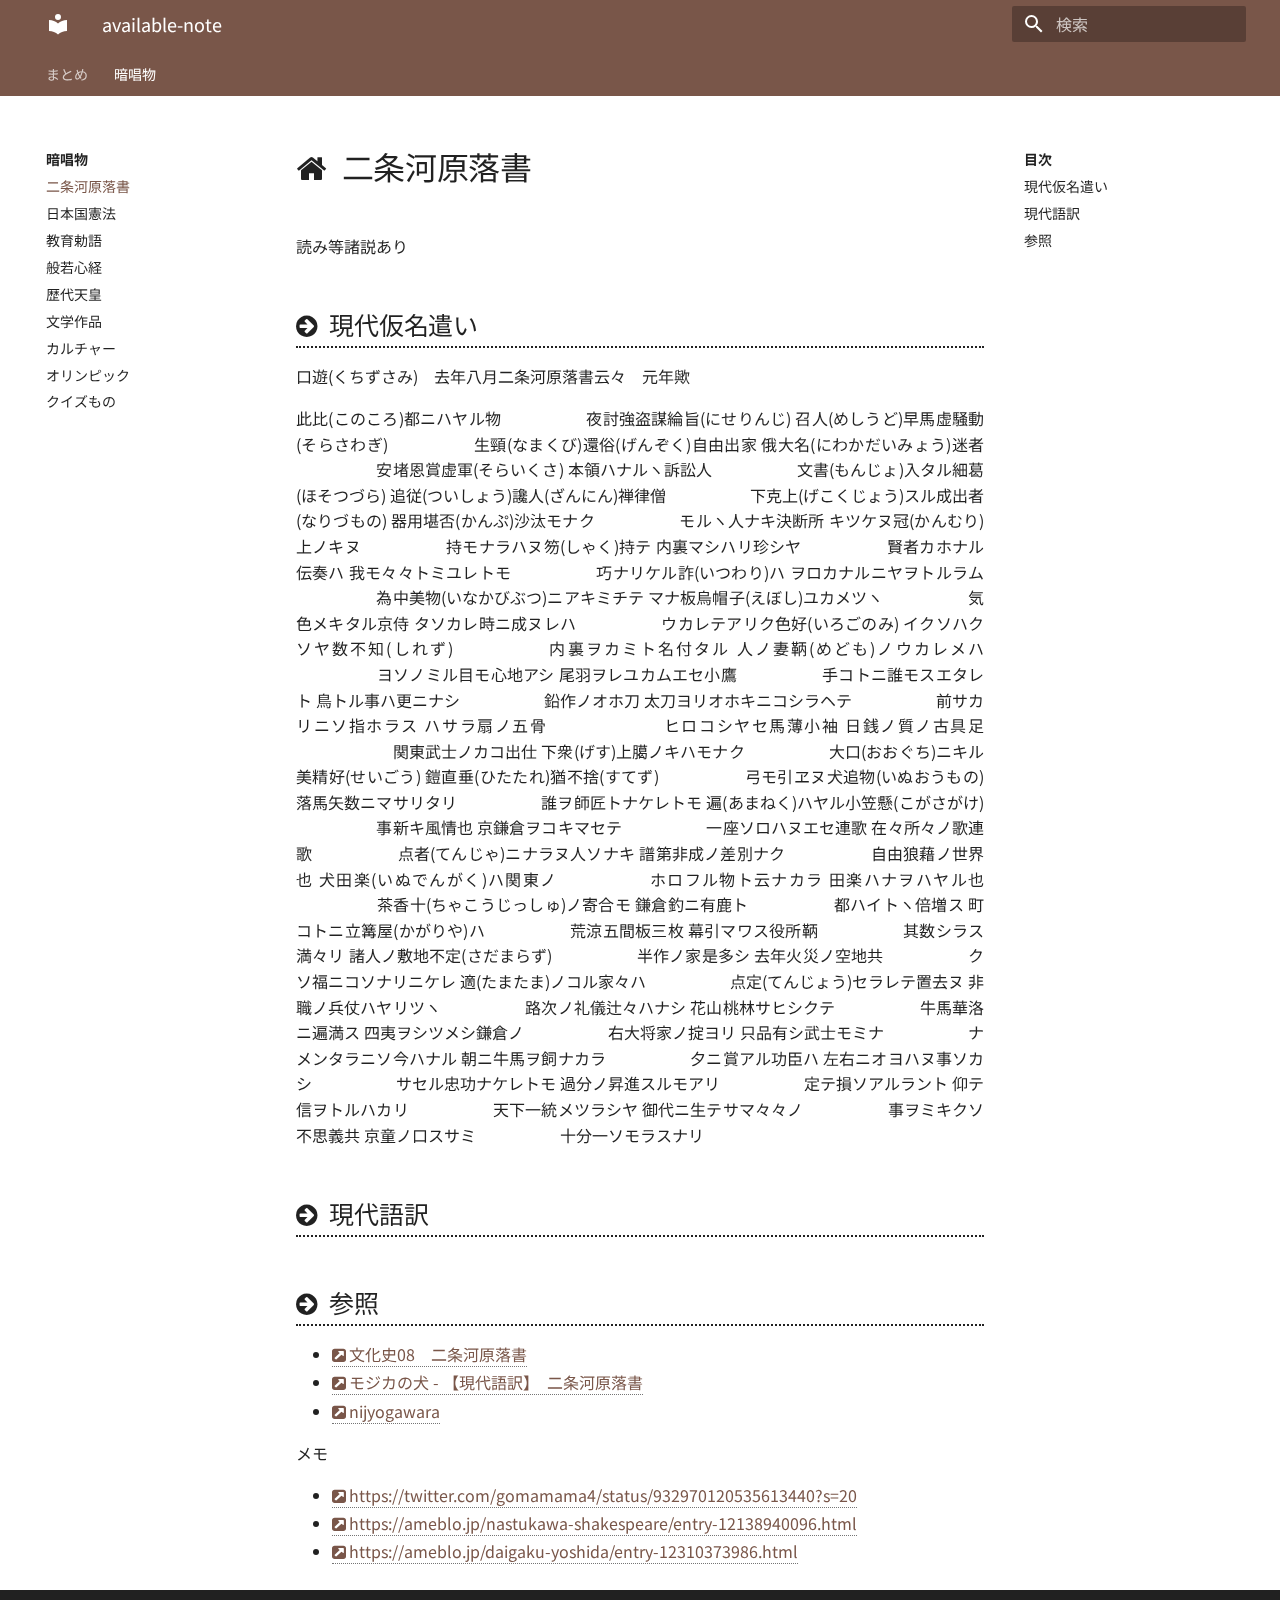
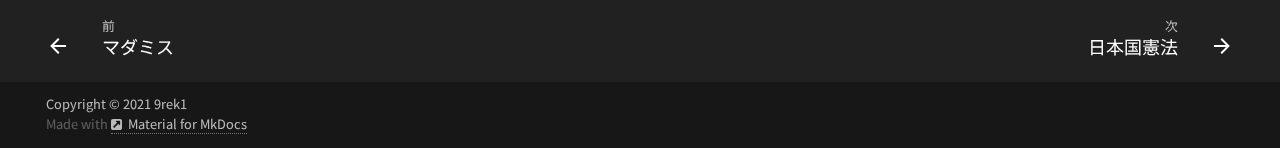
<file: recitation/rakusho/index.html>
<!doctype html>
<html lang="ja" class="no-js">
  <head>
    
      <meta charset="utf-8">
      <meta name="viewport" content="width=device-width,initial-scale=1">
      
      
      
      
      <link rel="icon" href="../../assets/images/favicon.png">
      <meta name="generator" content="mkdocs-1.2.3, mkdocs-material-7.3.6">
    
    
      
        <title>二条河原落書 - available-note</title>
      
    
    
      <link rel="stylesheet" href="../../assets/stylesheets/main.a57b2b03.min.css">
      
        
        <link rel="stylesheet" href="../../assets/stylesheets/palette.3f5d1f46.min.css">
        
          
          
          <meta name="theme-color" content="#795649">
        
      
    
    
    
      
        
        <link rel="preconnect" href="https://fonts.gstatic.com" crossorigin>
        <link rel="stylesheet" href="https://fonts.googleapis.com/css?family=Noto+Sans+JP:300,400,400i,700%7CInconsolata&display=fallback">
        <style>:root{--md-text-font-family:"Noto Sans JP";--md-code-font-family:"Inconsolata"}</style>
      
    
    
    
      <link rel="stylesheet" href="../../stylesheets/extra.css">
    
      <link rel="stylesheet" href="https://stackpath.bootstrapcdn.com/font-awesome/4.7.0/css/font-awesome.min.css">
    
    
      


    
    
  </head>
  
  
    
    
    
    
    
    <body dir="ltr" data-md-color-scheme="" data-md-color-primary="brown" data-md-color-accent="">
  
    
    <script>function __prefix(e){return new URL("../..",location).pathname+"."+e}function __get(e,t=localStorage){return JSON.parse(t.getItem(__prefix(e)))}</script>
    
    <input class="md-toggle" data-md-toggle="drawer" type="checkbox" id="__drawer" autocomplete="off">
    <input class="md-toggle" data-md-toggle="search" type="checkbox" id="__search" autocomplete="off">
    <label class="md-overlay" for="__drawer"></label>
    <div data-md-component="skip">
      
        
        <a href="#_1" class="md-skip">
          コンテンツにスキップ
        </a>
      
    </div>
    <div data-md-component="announce">
      
    </div>
    
      

<header class="md-header" data-md-component="header">
  <nav class="md-header__inner md-grid" aria-label="ヘッダー">
    <a href="../.." title="available-note" class="md-header__button md-logo" aria-label="available-note" data-md-component="logo">
      
  
  <svg xmlns="http://www.w3.org/2000/svg" viewBox="0 0 24 24"><path d="M12 8a3 3 0 0 0 3-3 3 3 0 0 0-3-3 3 3 0 0 0-3 3 3 3 0 0 0 3 3m0 3.54C9.64 9.35 6.5 8 3 8v11c3.5 0 6.64 1.35 9 3.54 2.36-2.19 5.5-3.54 9-3.54V8c-3.5 0-6.64 1.35-9 3.54z"/></svg>

    </a>
    <label class="md-header__button md-icon" for="__drawer">
      <svg xmlns="http://www.w3.org/2000/svg" viewBox="0 0 24 24"><path d="M3 6h18v2H3V6m0 5h18v2H3v-2m0 5h18v2H3v-2z"/></svg>
    </label>
    <div class="md-header__title" data-md-component="header-title">
      <div class="md-header__ellipsis">
        <div class="md-header__topic">
          <span class="md-ellipsis">
            available-note
          </span>
        </div>
        <div class="md-header__topic" data-md-component="header-topic">
          <span class="md-ellipsis">
            
              二条河原落書
            
          </span>
        </div>
      </div>
    </div>
    
    
    
      <label class="md-header__button md-icon" for="__search">
        <svg xmlns="http://www.w3.org/2000/svg" viewBox="0 0 24 24"><path d="M9.5 3A6.5 6.5 0 0 1 16 9.5c0 1.61-.59 3.09-1.56 4.23l.27.27h.79l5 5-1.5 1.5-5-5v-.79l-.27-.27A6.516 6.516 0 0 1 9.5 16 6.5 6.5 0 0 1 3 9.5 6.5 6.5 0 0 1 9.5 3m0 2C7 5 5 7 5 9.5S7 14 9.5 14 14 12 14 9.5 12 5 9.5 5z"/></svg>
      </label>
      
<div class="md-search" data-md-component="search" role="dialog">
  <label class="md-search__overlay" for="__search"></label>
  <div class="md-search__inner" role="search">
    <form class="md-search__form" name="search">
      <input type="text" class="md-search__input" name="query" aria-label="検索" placeholder="検索" autocapitalize="off" autocorrect="off" autocomplete="off" spellcheck="false" data-md-component="search-query" required>
      <label class="md-search__icon md-icon" for="__search">
        <svg xmlns="http://www.w3.org/2000/svg" viewBox="0 0 24 24"><path d="M9.5 3A6.5 6.5 0 0 1 16 9.5c0 1.61-.59 3.09-1.56 4.23l.27.27h.79l5 5-1.5 1.5-5-5v-.79l-.27-.27A6.516 6.516 0 0 1 9.5 16 6.5 6.5 0 0 1 3 9.5 6.5 6.5 0 0 1 9.5 3m0 2C7 5 5 7 5 9.5S7 14 9.5 14 14 12 14 9.5 12 5 9.5 5z"/></svg>
        <svg xmlns="http://www.w3.org/2000/svg" viewBox="0 0 24 24"><path d="M20 11v2H8l5.5 5.5-1.42 1.42L4.16 12l7.92-7.92L13.5 5.5 8 11h12z"/></svg>
      </label>
      <nav class="md-search__options" aria-label="Search">
        
        <button type="reset" class="md-search__icon md-icon" aria-label="クリア" tabindex="-1">
          <svg xmlns="http://www.w3.org/2000/svg" viewBox="0 0 24 24"><path d="M19 6.41 17.59 5 12 10.59 6.41 5 5 6.41 10.59 12 5 17.59 6.41 19 12 13.41 17.59 19 19 17.59 13.41 12 19 6.41z"/></svg>
        </button>
      </nav>
      
    </form>
    <div class="md-search__output">
      <div class="md-search__scrollwrap" data-md-scrollfix>
        <div class="md-search-result" data-md-component="search-result">
          <div class="md-search-result__meta">
            検索を初期化
          </div>
          <ol class="md-search-result__list"></ol>
        </div>
      </div>
    </div>
  </div>
</div>
    
    
  </nav>
  
</header>
    
    <div class="md-container" data-md-component="container">
      
      
        
          
            
<nav class="md-tabs" aria-label="タブ" data-md-component="tabs">
  <div class="md-tabs__inner md-grid">
    <ul class="md-tabs__list">
      
        
  
  


  
  
  
    <li class="md-tabs__item">
      <a href="../../summary/murder/" class="md-tabs__link">
        まとめ
      </a>
    </li>
  

      
        
  
  
    
  


  
  
  
    <li class="md-tabs__item">
      <a href="./" class="md-tabs__link md-tabs__link--active">
        暗唱物
      </a>
    </li>
  

      
    </ul>
  </div>
</nav>
          
        
      
      <main class="md-main" data-md-component="main">
        <div class="md-main__inner md-grid">
          
            
              
              <div class="md-sidebar md-sidebar--primary" data-md-component="sidebar" data-md-type="navigation" >
                <div class="md-sidebar__scrollwrap">
                  <div class="md-sidebar__inner">
                    

  


<nav class="md-nav md-nav--primary md-nav--lifted" aria-label="ナビゲーション" data-md-level="0">
  <label class="md-nav__title" for="__drawer">
    <a href="../.." title="available-note" class="md-nav__button md-logo" aria-label="available-note" data-md-component="logo">
      
  
  <svg xmlns="http://www.w3.org/2000/svg" viewBox="0 0 24 24"><path d="M12 8a3 3 0 0 0 3-3 3 3 0 0 0-3-3 3 3 0 0 0-3 3 3 3 0 0 0 3 3m0 3.54C9.64 9.35 6.5 8 3 8v11c3.5 0 6.64 1.35 9 3.54 2.36-2.19 5.5-3.54 9-3.54V8c-3.5 0-6.64 1.35-9 3.54z"/></svg>

    </a>
    available-note
  </label>
  
  <ul class="md-nav__list" data-md-scrollfix>
    
      
      
      

  
  
  
    
    <li class="md-nav__item md-nav__item--nested">
      
      
        <input class="md-nav__toggle md-toggle" data-md-toggle="__nav_1" type="checkbox" id="__nav_1" >
      
      
      
      
        <label class="md-nav__link" for="__nav_1">
          まとめ
          <span class="md-nav__icon md-icon"></span>
        </label>
      
      <nav class="md-nav" aria-label="まとめ" data-md-level="1">
        <label class="md-nav__title" for="__nav_1">
          <span class="md-nav__icon md-icon"></span>
          まとめ
        </label>
        <ul class="md-nav__list" data-md-scrollfix>
          
            
              
  
  
  
    <li class="md-nav__item">
      <a href="../../summary/murder/" class="md-nav__link">
        マダミス
      </a>
    </li>
  

            
          
        </ul>
      </nav>
    </li>
  

    
      
      
      

  
  
    
  
  
    
    <li class="md-nav__item md-nav__item--active md-nav__item--nested">
      
      
        <input class="md-nav__toggle md-toggle" data-md-toggle="__nav_2" type="checkbox" id="__nav_2" checked>
      
      
      
      
        <label class="md-nav__link" for="__nav_2">
          暗唱物
          <span class="md-nav__icon md-icon"></span>
        </label>
      
      <nav class="md-nav" aria-label="暗唱物" data-md-level="1">
        <label class="md-nav__title" for="__nav_2">
          <span class="md-nav__icon md-icon"></span>
          暗唱物
        </label>
        <ul class="md-nav__list" data-md-scrollfix>
          
            
              
  
  
    
  
  
    <li class="md-nav__item md-nav__item--active">
      
      <input class="md-nav__toggle md-toggle" data-md-toggle="toc" type="checkbox" id="__toc">
      
      
        
      
      
        <label class="md-nav__link md-nav__link--active" for="__toc">
          二条河原落書
          <span class="md-nav__icon md-icon"></span>
        </label>
      
      <a href="./" class="md-nav__link md-nav__link--active">
        二条河原落書
      </a>
      
        


<nav class="md-nav md-nav--secondary" aria-label="目次">
  
  
  
    
  
  
    <label class="md-nav__title" for="__toc">
      <span class="md-nav__icon md-icon"></span>
      目次
    </label>
    <ul class="md-nav__list" data-md-component="toc" data-md-scrollfix>
      
        <li class="md-nav__item">
  <a href="#_2" class="md-nav__link">
    現代仮名遣い
  </a>
  
</li>
      
        <li class="md-nav__item">
  <a href="#_3" class="md-nav__link">
    現代語訳
  </a>
  
</li>
      
        <li class="md-nav__item">
  <a href="#_4" class="md-nav__link">
    参照
  </a>
  
</li>
      
    </ul>
  
</nav>
      
    </li>
  

            
          
            
              
  
  
  
    <li class="md-nav__item">
      <a href="../kenpo/" class="md-nav__link">
        日本国憲法
      </a>
    </li>
  

            
          
            
              
  
  
  
    <li class="md-nav__item">
      <a href="../chokugo/" class="md-nav__link">
        教育勅語
      </a>
    </li>
  

            
          
            
              
  
  
  
    <li class="md-nav__item">
      <a href="../shingyo/" class="md-nav__link">
        般若心経
      </a>
    </li>
  

            
          
            
              
  
  
  
    <li class="md-nav__item">
      <a href="../tenno/" class="md-nav__link">
        歴代天皇
      </a>
    </li>
  

            
          
            
              
  
  
  
    <li class="md-nav__item">
      <a href="../literature/" class="md-nav__link">
        文学作品
      </a>
    </li>
  

            
          
            
              
  
  
  
    <li class="md-nav__item">
      <a href="../culture/" class="md-nav__link">
        カルチャー
      </a>
    </li>
  

            
          
            
              
  
  
  
    <li class="md-nav__item">
      <a href="../olympics/" class="md-nav__link">
        オリンピック
      </a>
    </li>
  

            
          
            
              
  
  
  
    <li class="md-nav__item">
      <a href="../quiz/" class="md-nav__link">
        クイズもの
      </a>
    </li>
  

            
          
        </ul>
      </nav>
    </li>
  

    
  </ul>
</nav>
                  </div>
                </div>
              </div>
            
            
              
              <div class="md-sidebar md-sidebar--secondary" data-md-component="sidebar" data-md-type="toc" >
                <div class="md-sidebar__scrollwrap">
                  <div class="md-sidebar__inner">
                    


<nav class="md-nav md-nav--secondary" aria-label="目次">
  
  
  
    
  
  
    <label class="md-nav__title" for="__toc">
      <span class="md-nav__icon md-icon"></span>
      目次
    </label>
    <ul class="md-nav__list" data-md-component="toc" data-md-scrollfix>
      
        <li class="md-nav__item">
  <a href="#_2" class="md-nav__link">
    現代仮名遣い
  </a>
  
</li>
      
        <li class="md-nav__item">
  <a href="#_3" class="md-nav__link">
    現代語訳
  </a>
  
</li>
      
        <li class="md-nav__item">
  <a href="#_4" class="md-nav__link">
    参照
  </a>
  
</li>
      
    </ul>
  
</nav>
                  </div>
                </div>
              </div>
            
          
          <div class="md-content" data-md-component="content">
            <article class="md-content__inner md-typeset">
              
                
                
                <h1 id="_1">二条河原落書</h1>
<p>読み等諸説あり</p>
<h2 id="_2">現代仮名遣い</h2>
<p>口遊(くちずさみ)　去年八月二条河原落書云々　元年歟</p>
<p>此比(このころ)都ニハヤル物
　　　　　夜討強盗謀綸旨(にせりんじ)
召人(めしうど)早馬虚騒動(そらさわぎ)
　　　　　生頸(なまくび)還俗(げんぞく)自由出家
俄大名(にわかだいみょう)迷者
　　　　　安堵恩賞虚軍(そらいくさ)
本領ハナルヽ訴訟人
　　　　　文書(もんじょ)入タル細葛(ほそつづら)
追従(ついしょう)讒人(ざんにん)禅律僧
　　　　　下克上(げこくじょう)スル成出者(なりづもの)
器用堪否(かんぷ)沙汰モナク
　　　　　モルヽ人ナキ決断所
キツケヌ冠(かんむり)上ノキヌ
　　　　　持モナラハヌ笏(しゃく)持テ
内裏マシハリ珍シヤ
　　　　　賢者カホナル伝奏ハ
我モ々々トミユレトモ
　　　　　巧ナリケル詐(いつわり)ハ
ヲロカナルニヤヲトルラム
　　　　　為中美物(いなかびぶつ)ニアキミチテ
マナ板烏帽子(えぼし)ユカメツヽ
　　　　　気色メキタル京侍
タソカレ時ニ成ヌレハ
　　　　　ウカレテアリク色好(いろごのみ)
イクソハクソヤ数不知(しれず)
　　　　　内裏ヲカミト名付タル
人ノ妻鞆(めども)ノウカレメハ
　　　　　ヨソノミル目モ心地アシ
尾羽ヲレユカムエセ小鷹
　　　　　手コトニ誰モスエタレト
鳥トル事ハ更ニナシ
　　　　　鉛作ノオホ刀
太刀ヨリオホキニコシラヘテ
　　　　　前サカリニソ指ホラス
ハサラ扇ノ五骨
　　　　　　 ヒロコシヤセ馬薄小袖
日銭ノ質ノ古具足
　　　　　　関東武士ノカコ出仕
下衆(げす)上臈ノキハモナク
　　　　　大口(おおぐち)ニキル美精好(せいごう)
鎧直垂(ひたたれ)猶不捨(すてず)
　　　　　弓モ引ヱヌ犬追物(いぬおうもの)
落馬矢数ニマサリタリ
　　　　　誰ヲ師匠トナケレトモ
遍(あまねく)ハヤル小笠懸(こがさがけ)
　　　　　事新キ風情也
京鎌倉ヲコキマセテ
　　　　　一座ソロハヌエセ連歌
在々所々ノ歌連歌
　　　　　点者(てんじゃ)ニナラヌ人ソナキ
譜第非成ノ差別ナク
　　　　　自由狼藉ノ世界也
犬田楽(いぬでんがく)ハ関東ノ
　　　　　ホロフル物ト云ナカラ
田楽ハナヲハヤル也
　　　　　茶香十(ちゃこうじっしゅ)ノ寄合モ
鎌倉釣ニ有鹿ト
　　　　　都ハイトヽ倍増ス
町コトニ立篝屋(かがりや)ハ
　　　　　荒涼五間板三枚
幕引マワス役所鞆
　　　　　其数シラス満々リ
諸人ノ敷地不定(さだまらず)
　　　　　半作ノ家是多シ
去年火災ノ空地共
　　　　　クソ福ニコソナリニケレ
適(たまたま)ノコル家々ハ
　　　　　点定(てんじょう)セラレテ置去ヌ
非職ノ兵仗ハヤリツヽ
　　　　　路次ノ礼儀辻々ハナシ
花山桃林サヒシクテ
　　　　　牛馬華洛ニ遍満ス
四夷ヲシツメシ鎌倉ノ
　　　　　右大将家ノ掟ヨリ
只品有シ武士モミナ
　　　　　ナメンタラニソ今ハナル
朝ニ牛馬ヲ飼ナカラ
　　　　　夕ニ賞アル功臣ハ
左右ニオヨハヌ事ソカシ
　　　　　サセル忠功ナケレトモ
過分ノ昇進スルモアリ
　　　　　定テ損ソアルラント
仰テ信ヲトルハカリ
　　　　　天下一統メツラシヤ
御代ニ生テサマ々々ノ
　　　　　事ヲミキクソ不思義共
京童ノ口スサミ
　　　　　十分一ソモラスナリ</p>
<h2 id="_3">現代語訳</h2>
<h2 id="_4">参照</h2>
<ul>
<li><a href="https://www2.city.kyoto.lg.jp/somu/rekishi/fm/nenpyou/htmlsheet/bunka08.html">文化史08　二条河原落書</a></li>
<li><a href="http://historykennel.blog.fc2.com/blog-entry-45.html">モジカの犬 - 【現代語訳】　二条河原落書</a></li>
<li><a href="http://www.marino.ne.jp/~rendaico/gengogakuin/rakusyo/nijyogawara.html">nijyogawara</a></li>
</ul>
<p>メモ</p>
<ul>
<li><a href="https://twitter.com/gomamama4/status/932970120535613440?s=20">https://twitter.com/gomamama4/status/932970120535613440?s=20</a></li>
<li><a href="https://ameblo.jp/nastukawa-shakespeare/entry-12138940096.html">https://ameblo.jp/nastukawa-shakespeare/entry-12138940096.html</a></li>
<li><a href="https://ameblo.jp/daigaku-yoshida/entry-12310373986.html">https://ameblo.jp/daigaku-yoshida/entry-12310373986.html</a></li>
</ul>
                
              
              
                


              
            </article>
          </div>
        </div>
        
      </main>
      
        
<footer class="md-footer">
  
    <nav class="md-footer__inner md-grid" aria-label="フッター">
      
        
        <a href="../../summary/murder/" class="md-footer__link md-footer__link--prev" aria-label="前: マダミス" rel="prev">
          <div class="md-footer__button md-icon">
            <svg xmlns="http://www.w3.org/2000/svg" viewBox="0 0 24 24"><path d="M20 11v2H8l5.5 5.5-1.42 1.42L4.16 12l7.92-7.92L13.5 5.5 8 11h12z"/></svg>
          </div>
          <div class="md-footer__title">
            <div class="md-ellipsis">
              <span class="md-footer__direction">
                前
              </span>
              マダミス
            </div>
          </div>
        </a>
      
      
        
        <a href="../kenpo/" class="md-footer__link md-footer__link--next" aria-label="次: 日本国憲法" rel="next">
          <div class="md-footer__title">
            <div class="md-ellipsis">
              <span class="md-footer__direction">
                次
              </span>
              日本国憲法
            </div>
          </div>
          <div class="md-footer__button md-icon">
            <svg xmlns="http://www.w3.org/2000/svg" viewBox="0 0 24 24"><path d="M4 11v2h12l-5.5 5.5 1.42 1.42L19.84 12l-7.92-7.92L10.5 5.5 16 11H4z"/></svg>
          </div>
        </a>
      
    </nav>
  
  <div class="md-footer-meta md-typeset">
    <div class="md-footer-meta__inner md-grid">
      <div class="md-footer-copyright">
        
          <div class="md-footer-copyright__highlight">
            Copyright &copy 2021 9rek1
          </div>
        
        
          Made with
          <a href="https://squidfunk.github.io/mkdocs-material/" target="_blank" rel="noopener">
            Material for MkDocs
          </a>
        
        
      </div>
      
    </div>
  </div>
</footer>
      
    </div>
    <div class="md-dialog" data-md-component="dialog">
      <div class="md-dialog__inner md-typeset"></div>
    </div>
    <script id="__config" type="application/json">{"base": "../..", "features": ["navigation.instant", "navigation.tabs"], "translations": {"clipboard.copy": "\u30af\u30ea\u30c3\u30d7\u30dc\u30fc\u30c9\u3078\u30b3\u30d4\u30fc", "clipboard.copied": "\u30b3\u30d4\u30fc\u3057\u307e\u3057\u305f", "search.config.lang": "ja", "search.config.pipeline": "trimmer, stemmer", "search.config.separator": "[\\s\\-\u3000\u3001\u3002\uff0c\uff0e]+", "search.placeholder": "\u691c\u7d22", "search.result.placeholder": "\u691c\u7d22\u30ad\u30fc\u30ef\u30fc\u30c9\u3092\u5165\u529b\u3057\u3066\u304f\u3060\u3055\u3044", "search.result.none": "\u4f55\u3082\u898b\u3064\u304b\u308a\u307e\u305b\u3093\u3067\u3057\u305f", "search.result.one": "1\u4ef6\u898b\u3064\u304b\u308a\u307e\u3057\u305f", "search.result.other": "#\u4ef6\u898b\u3064\u304b\u308a\u307e\u3057\u305f", "search.result.more.one": "\u3053\u306e\u30da\u30fc\u30b8\u5185\u306b\u3082\u30461\u4ef6\u898b\u3064\u304b\u308a\u307e\u3057\u305f", "search.result.more.other": "\u3053\u306e\u30da\u30fc\u30b8\u5185\u306b\u3042\u3068#\u4ef6\u898b\u3064\u304b\u308a\u307e\u3057\u305f", "search.result.term.missing": "\u691c\u7d22\u306b\u542b\u307e\u308c\u306a\u3044", "select.version.title": "Select version"}, "search": "../../assets/javascripts/workers/search.fcfe8b6d.min.js", "version": null}</script>
    
    
      <script src="../../assets/javascripts/bundle.b1047164.min.js"></script>
      
    
  </body>
</html>
</file>
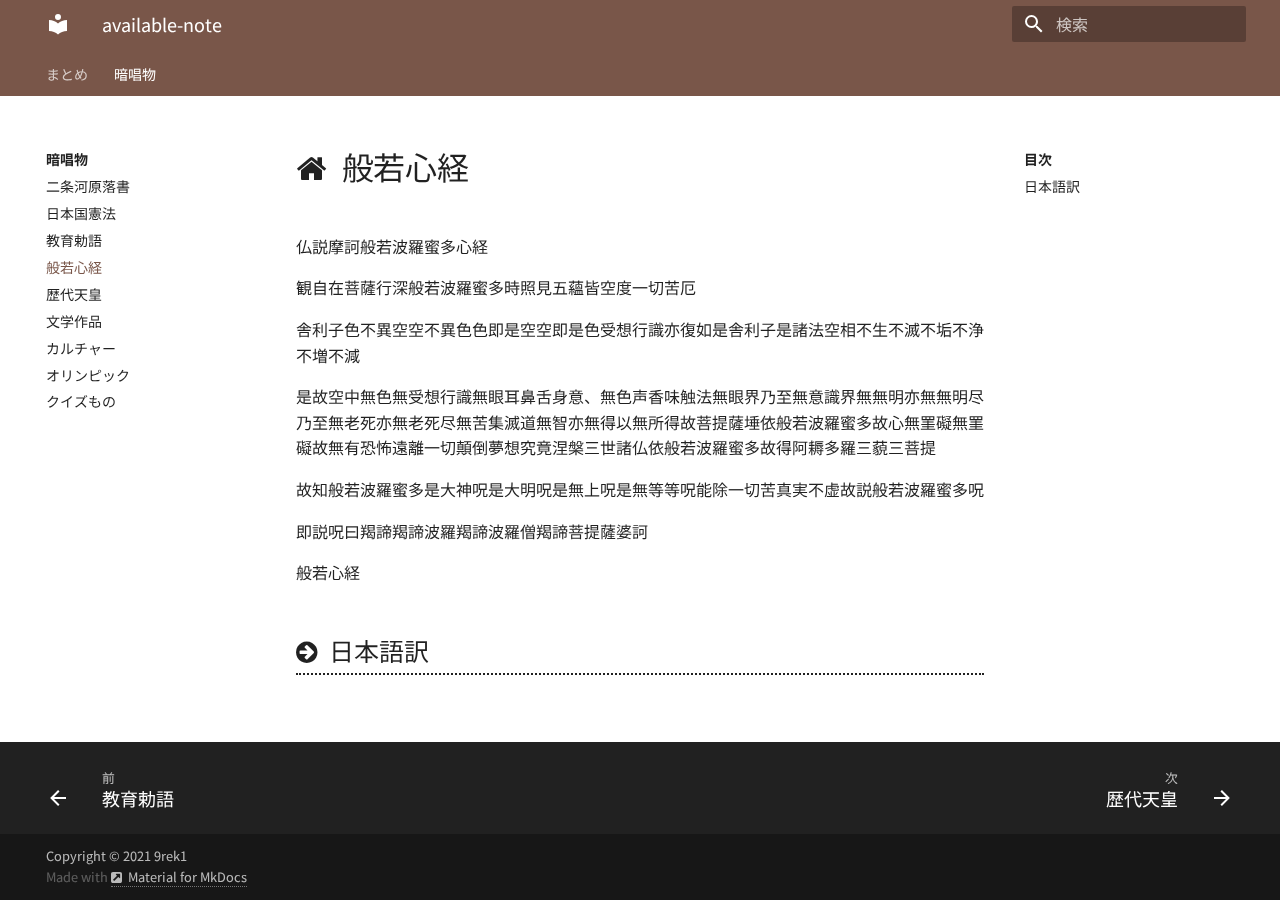
<file: recitation/shingyo/index.html>
<!doctype html>
<html lang="ja" class="no-js">
  <head>
    
      <meta charset="utf-8">
      <meta name="viewport" content="width=device-width,initial-scale=1">
      
      
      
      
      <link rel="icon" href="../../assets/images/favicon.png">
      <meta name="generator" content="mkdocs-1.2.3, mkdocs-material-7.3.6">
    
    
      
        <title>般若心経 - available-note</title>
      
    
    
      <link rel="stylesheet" href="../../assets/stylesheets/main.a57b2b03.min.css">
      
        
        <link rel="stylesheet" href="../../assets/stylesheets/palette.3f5d1f46.min.css">
        
          
          
          <meta name="theme-color" content="#795649">
        
      
    
    
    
      
        
        <link rel="preconnect" href="https://fonts.gstatic.com" crossorigin>
        <link rel="stylesheet" href="https://fonts.googleapis.com/css?family=Noto+Sans+JP:300,400,400i,700%7CInconsolata&display=fallback">
        <style>:root{--md-text-font-family:"Noto Sans JP";--md-code-font-family:"Inconsolata"}</style>
      
    
    
    
      <link rel="stylesheet" href="../../stylesheets/extra.css">
    
      <link rel="stylesheet" href="https://stackpath.bootstrapcdn.com/font-awesome/4.7.0/css/font-awesome.min.css">
    
    
      


    
    
  </head>
  
  
    
    
    
    
    
    <body dir="ltr" data-md-color-scheme="" data-md-color-primary="brown" data-md-color-accent="">
  
    
    <script>function __prefix(e){return new URL("../..",location).pathname+"."+e}function __get(e,t=localStorage){return JSON.parse(t.getItem(__prefix(e)))}</script>
    
    <input class="md-toggle" data-md-toggle="drawer" type="checkbox" id="__drawer" autocomplete="off">
    <input class="md-toggle" data-md-toggle="search" type="checkbox" id="__search" autocomplete="off">
    <label class="md-overlay" for="__drawer"></label>
    <div data-md-component="skip">
      
        
        <a href="#_1" class="md-skip">
          コンテンツにスキップ
        </a>
      
    </div>
    <div data-md-component="announce">
      
    </div>
    
      

<header class="md-header" data-md-component="header">
  <nav class="md-header__inner md-grid" aria-label="ヘッダー">
    <a href="../.." title="available-note" class="md-header__button md-logo" aria-label="available-note" data-md-component="logo">
      
  
  <svg xmlns="http://www.w3.org/2000/svg" viewBox="0 0 24 24"><path d="M12 8a3 3 0 0 0 3-3 3 3 0 0 0-3-3 3 3 0 0 0-3 3 3 3 0 0 0 3 3m0 3.54C9.64 9.35 6.5 8 3 8v11c3.5 0 6.64 1.35 9 3.54 2.36-2.19 5.5-3.54 9-3.54V8c-3.5 0-6.64 1.35-9 3.54z"/></svg>

    </a>
    <label class="md-header__button md-icon" for="__drawer">
      <svg xmlns="http://www.w3.org/2000/svg" viewBox="0 0 24 24"><path d="M3 6h18v2H3V6m0 5h18v2H3v-2m0 5h18v2H3v-2z"/></svg>
    </label>
    <div class="md-header__title" data-md-component="header-title">
      <div class="md-header__ellipsis">
        <div class="md-header__topic">
          <span class="md-ellipsis">
            available-note
          </span>
        </div>
        <div class="md-header__topic" data-md-component="header-topic">
          <span class="md-ellipsis">
            
              般若心経
            
          </span>
        </div>
      </div>
    </div>
    
    
    
      <label class="md-header__button md-icon" for="__search">
        <svg xmlns="http://www.w3.org/2000/svg" viewBox="0 0 24 24"><path d="M9.5 3A6.5 6.5 0 0 1 16 9.5c0 1.61-.59 3.09-1.56 4.23l.27.27h.79l5 5-1.5 1.5-5-5v-.79l-.27-.27A6.516 6.516 0 0 1 9.5 16 6.5 6.5 0 0 1 3 9.5 6.5 6.5 0 0 1 9.5 3m0 2C7 5 5 7 5 9.5S7 14 9.5 14 14 12 14 9.5 12 5 9.5 5z"/></svg>
      </label>
      
<div class="md-search" data-md-component="search" role="dialog">
  <label class="md-search__overlay" for="__search"></label>
  <div class="md-search__inner" role="search">
    <form class="md-search__form" name="search">
      <input type="text" class="md-search__input" name="query" aria-label="検索" placeholder="検索" autocapitalize="off" autocorrect="off" autocomplete="off" spellcheck="false" data-md-component="search-query" required>
      <label class="md-search__icon md-icon" for="__search">
        <svg xmlns="http://www.w3.org/2000/svg" viewBox="0 0 24 24"><path d="M9.5 3A6.5 6.5 0 0 1 16 9.5c0 1.61-.59 3.09-1.56 4.23l.27.27h.79l5 5-1.5 1.5-5-5v-.79l-.27-.27A6.516 6.516 0 0 1 9.5 16 6.5 6.5 0 0 1 3 9.5 6.5 6.5 0 0 1 9.5 3m0 2C7 5 5 7 5 9.5S7 14 9.5 14 14 12 14 9.5 12 5 9.5 5z"/></svg>
        <svg xmlns="http://www.w3.org/2000/svg" viewBox="0 0 24 24"><path d="M20 11v2H8l5.5 5.5-1.42 1.42L4.16 12l7.92-7.92L13.5 5.5 8 11h12z"/></svg>
      </label>
      <nav class="md-search__options" aria-label="Search">
        
        <button type="reset" class="md-search__icon md-icon" aria-label="クリア" tabindex="-1">
          <svg xmlns="http://www.w3.org/2000/svg" viewBox="0 0 24 24"><path d="M19 6.41 17.59 5 12 10.59 6.41 5 5 6.41 10.59 12 5 17.59 6.41 19 12 13.41 17.59 19 19 17.59 13.41 12 19 6.41z"/></svg>
        </button>
      </nav>
      
    </form>
    <div class="md-search__output">
      <div class="md-search__scrollwrap" data-md-scrollfix>
        <div class="md-search-result" data-md-component="search-result">
          <div class="md-search-result__meta">
            検索を初期化
          </div>
          <ol class="md-search-result__list"></ol>
        </div>
      </div>
    </div>
  </div>
</div>
    
    
  </nav>
  
</header>
    
    <div class="md-container" data-md-component="container">
      
      
        
          
            
<nav class="md-tabs" aria-label="タブ" data-md-component="tabs">
  <div class="md-tabs__inner md-grid">
    <ul class="md-tabs__list">
      
        
  
  


  
  
  
    <li class="md-tabs__item">
      <a href="../../summary/murder/" class="md-tabs__link">
        まとめ
      </a>
    </li>
  

      
        
  
  
    
  


  
  
  
    <li class="md-tabs__item">
      <a href="../rakusho/" class="md-tabs__link md-tabs__link--active">
        暗唱物
      </a>
    </li>
  

      
    </ul>
  </div>
</nav>
          
        
      
      <main class="md-main" data-md-component="main">
        <div class="md-main__inner md-grid">
          
            
              
              <div class="md-sidebar md-sidebar--primary" data-md-component="sidebar" data-md-type="navigation" >
                <div class="md-sidebar__scrollwrap">
                  <div class="md-sidebar__inner">
                    

  


<nav class="md-nav md-nav--primary md-nav--lifted" aria-label="ナビゲーション" data-md-level="0">
  <label class="md-nav__title" for="__drawer">
    <a href="../.." title="available-note" class="md-nav__button md-logo" aria-label="available-note" data-md-component="logo">
      
  
  <svg xmlns="http://www.w3.org/2000/svg" viewBox="0 0 24 24"><path d="M12 8a3 3 0 0 0 3-3 3 3 0 0 0-3-3 3 3 0 0 0-3 3 3 3 0 0 0 3 3m0 3.54C9.64 9.35 6.5 8 3 8v11c3.5 0 6.64 1.35 9 3.54 2.36-2.19 5.5-3.54 9-3.54V8c-3.5 0-6.64 1.35-9 3.54z"/></svg>

    </a>
    available-note
  </label>
  
  <ul class="md-nav__list" data-md-scrollfix>
    
      
      
      

  
  
  
    
    <li class="md-nav__item md-nav__item--nested">
      
      
        <input class="md-nav__toggle md-toggle" data-md-toggle="__nav_1" type="checkbox" id="__nav_1" >
      
      
      
      
        <label class="md-nav__link" for="__nav_1">
          まとめ
          <span class="md-nav__icon md-icon"></span>
        </label>
      
      <nav class="md-nav" aria-label="まとめ" data-md-level="1">
        <label class="md-nav__title" for="__nav_1">
          <span class="md-nav__icon md-icon"></span>
          まとめ
        </label>
        <ul class="md-nav__list" data-md-scrollfix>
          
            
              
  
  
  
    <li class="md-nav__item">
      <a href="../../summary/murder/" class="md-nav__link">
        マダミス
      </a>
    </li>
  

            
          
        </ul>
      </nav>
    </li>
  

    
      
      
      

  
  
    
  
  
    
    <li class="md-nav__item md-nav__item--active md-nav__item--nested">
      
      
        <input class="md-nav__toggle md-toggle" data-md-toggle="__nav_2" type="checkbox" id="__nav_2" checked>
      
      
      
      
        <label class="md-nav__link" for="__nav_2">
          暗唱物
          <span class="md-nav__icon md-icon"></span>
        </label>
      
      <nav class="md-nav" aria-label="暗唱物" data-md-level="1">
        <label class="md-nav__title" for="__nav_2">
          <span class="md-nav__icon md-icon"></span>
          暗唱物
        </label>
        <ul class="md-nav__list" data-md-scrollfix>
          
            
              
  
  
  
    <li class="md-nav__item">
      <a href="../rakusho/" class="md-nav__link">
        二条河原落書
      </a>
    </li>
  

            
          
            
              
  
  
  
    <li class="md-nav__item">
      <a href="../kenpo/" class="md-nav__link">
        日本国憲法
      </a>
    </li>
  

            
          
            
              
  
  
  
    <li class="md-nav__item">
      <a href="../chokugo/" class="md-nav__link">
        教育勅語
      </a>
    </li>
  

            
          
            
              
  
  
    
  
  
    <li class="md-nav__item md-nav__item--active">
      
      <input class="md-nav__toggle md-toggle" data-md-toggle="toc" type="checkbox" id="__toc">
      
      
      
        <label class="md-nav__link md-nav__link--active" for="__toc">
          般若心経
          <span class="md-nav__icon md-icon"></span>
        </label>
      
      <a href="./" class="md-nav__link md-nav__link--active">
        般若心経
      </a>
      
        


<nav class="md-nav md-nav--secondary" aria-label="目次">
  
  
  
  
    <label class="md-nav__title" for="__toc">
      <span class="md-nav__icon md-icon"></span>
      目次
    </label>
    <ul class="md-nav__list" data-md-component="toc" data-md-scrollfix>
      
        <li class="md-nav__item">
  <a href="#_1" class="md-nav__link">
    日本語訳
  </a>
  
</li>
      
    </ul>
  
</nav>
      
    </li>
  

            
          
            
              
  
  
  
    <li class="md-nav__item">
      <a href="../tenno/" class="md-nav__link">
        歴代天皇
      </a>
    </li>
  

            
          
            
              
  
  
  
    <li class="md-nav__item">
      <a href="../literature/" class="md-nav__link">
        文学作品
      </a>
    </li>
  

            
          
            
              
  
  
  
    <li class="md-nav__item">
      <a href="../culture/" class="md-nav__link">
        カルチャー
      </a>
    </li>
  

            
          
            
              
  
  
  
    <li class="md-nav__item">
      <a href="../olympics/" class="md-nav__link">
        オリンピック
      </a>
    </li>
  

            
          
            
              
  
  
  
    <li class="md-nav__item">
      <a href="../quiz/" class="md-nav__link">
        クイズもの
      </a>
    </li>
  

            
          
        </ul>
      </nav>
    </li>
  

    
  </ul>
</nav>
                  </div>
                </div>
              </div>
            
            
              
              <div class="md-sidebar md-sidebar--secondary" data-md-component="sidebar" data-md-type="toc" >
                <div class="md-sidebar__scrollwrap">
                  <div class="md-sidebar__inner">
                    


<nav class="md-nav md-nav--secondary" aria-label="目次">
  
  
  
  
    <label class="md-nav__title" for="__toc">
      <span class="md-nav__icon md-icon"></span>
      目次
    </label>
    <ul class="md-nav__list" data-md-component="toc" data-md-scrollfix>
      
        <li class="md-nav__item">
  <a href="#_1" class="md-nav__link">
    日本語訳
  </a>
  
</li>
      
    </ul>
  
</nav>
                  </div>
                </div>
              </div>
            
          
          <div class="md-content" data-md-component="content">
            <article class="md-content__inner md-typeset">
              
                
                
                  <h1>般若心経</h1>
                
                <p>仏説摩訶般若波羅蜜多心経</p>
<p>観自在菩薩行深般若波羅蜜多時照見五蘊皆空度一切苦厄</p>
<p>舎利子色不異空空不異色色即是空空即是色受想行識亦復如是舎利子是諸法空相不生不滅不垢不浄不増不減</p>
<p>是故空中無色無受想行識無眼耳鼻舌身意、無色声香味触法無眼界乃至無意識界無無明亦無無明尽乃至無老死亦無老死尽無苦集滅道無智亦無得以無所得故菩提薩埵依般若波羅蜜多故心無罣礙無罣礙故無有恐怖遠離一切顛倒夢想究竟涅槃三世諸仏依般若波羅蜜多故得阿耨多羅三藐三菩提</p>
<p>故知般若波羅蜜多是大神呪是大明呪是無上呪是無等等呪能除一切苦真実不虚故説般若波羅蜜多呪</p>
<p>即説呪曰羯諦羯諦波羅羯諦波羅僧羯諦菩提薩婆訶</p>
<p>般若心経</p>
<h2 id="_1">日本語訳</h2>
                
              
              
                


              
            </article>
          </div>
        </div>
        
      </main>
      
        
<footer class="md-footer">
  
    <nav class="md-footer__inner md-grid" aria-label="フッター">
      
        
        <a href="../chokugo/" class="md-footer__link md-footer__link--prev" aria-label="前: 教育勅語" rel="prev">
          <div class="md-footer__button md-icon">
            <svg xmlns="http://www.w3.org/2000/svg" viewBox="0 0 24 24"><path d="M20 11v2H8l5.5 5.5-1.42 1.42L4.16 12l7.92-7.92L13.5 5.5 8 11h12z"/></svg>
          </div>
          <div class="md-footer__title">
            <div class="md-ellipsis">
              <span class="md-footer__direction">
                前
              </span>
              教育勅語
            </div>
          </div>
        </a>
      
      
        
        <a href="../tenno/" class="md-footer__link md-footer__link--next" aria-label="次: 歴代天皇" rel="next">
          <div class="md-footer__title">
            <div class="md-ellipsis">
              <span class="md-footer__direction">
                次
              </span>
              歴代天皇
            </div>
          </div>
          <div class="md-footer__button md-icon">
            <svg xmlns="http://www.w3.org/2000/svg" viewBox="0 0 24 24"><path d="M4 11v2h12l-5.5 5.5 1.42 1.42L19.84 12l-7.92-7.92L10.5 5.5 16 11H4z"/></svg>
          </div>
        </a>
      
    </nav>
  
  <div class="md-footer-meta md-typeset">
    <div class="md-footer-meta__inner md-grid">
      <div class="md-footer-copyright">
        
          <div class="md-footer-copyright__highlight">
            Copyright &copy 2021 9rek1
          </div>
        
        
          Made with
          <a href="https://squidfunk.github.io/mkdocs-material/" target="_blank" rel="noopener">
            Material for MkDocs
          </a>
        
        
      </div>
      
    </div>
  </div>
</footer>
      
    </div>
    <div class="md-dialog" data-md-component="dialog">
      <div class="md-dialog__inner md-typeset"></div>
    </div>
    <script id="__config" type="application/json">{"base": "../..", "features": ["navigation.instant", "navigation.tabs"], "translations": {"clipboard.copy": "\u30af\u30ea\u30c3\u30d7\u30dc\u30fc\u30c9\u3078\u30b3\u30d4\u30fc", "clipboard.copied": "\u30b3\u30d4\u30fc\u3057\u307e\u3057\u305f", "search.config.lang": "ja", "search.config.pipeline": "trimmer, stemmer", "search.config.separator": "[\\s\\-\u3000\u3001\u3002\uff0c\uff0e]+", "search.placeholder": "\u691c\u7d22", "search.result.placeholder": "\u691c\u7d22\u30ad\u30fc\u30ef\u30fc\u30c9\u3092\u5165\u529b\u3057\u3066\u304f\u3060\u3055\u3044", "search.result.none": "\u4f55\u3082\u898b\u3064\u304b\u308a\u307e\u305b\u3093\u3067\u3057\u305f", "search.result.one": "1\u4ef6\u898b\u3064\u304b\u308a\u307e\u3057\u305f", "search.result.other": "#\u4ef6\u898b\u3064\u304b\u308a\u307e\u3057\u305f", "search.result.more.one": "\u3053\u306e\u30da\u30fc\u30b8\u5185\u306b\u3082\u30461\u4ef6\u898b\u3064\u304b\u308a\u307e\u3057\u305f", "search.result.more.other": "\u3053\u306e\u30da\u30fc\u30b8\u5185\u306b\u3042\u3068#\u4ef6\u898b\u3064\u304b\u308a\u307e\u3057\u305f", "search.result.term.missing": "\u691c\u7d22\u306b\u542b\u307e\u308c\u306a\u3044", "select.version.title": "Select version"}, "search": "../../assets/javascripts/workers/search.fcfe8b6d.min.js", "version": null}</script>
    
    
      <script src="../../assets/javascripts/bundle.b1047164.min.js"></script>
      
    
  </body>
</html>
</file>
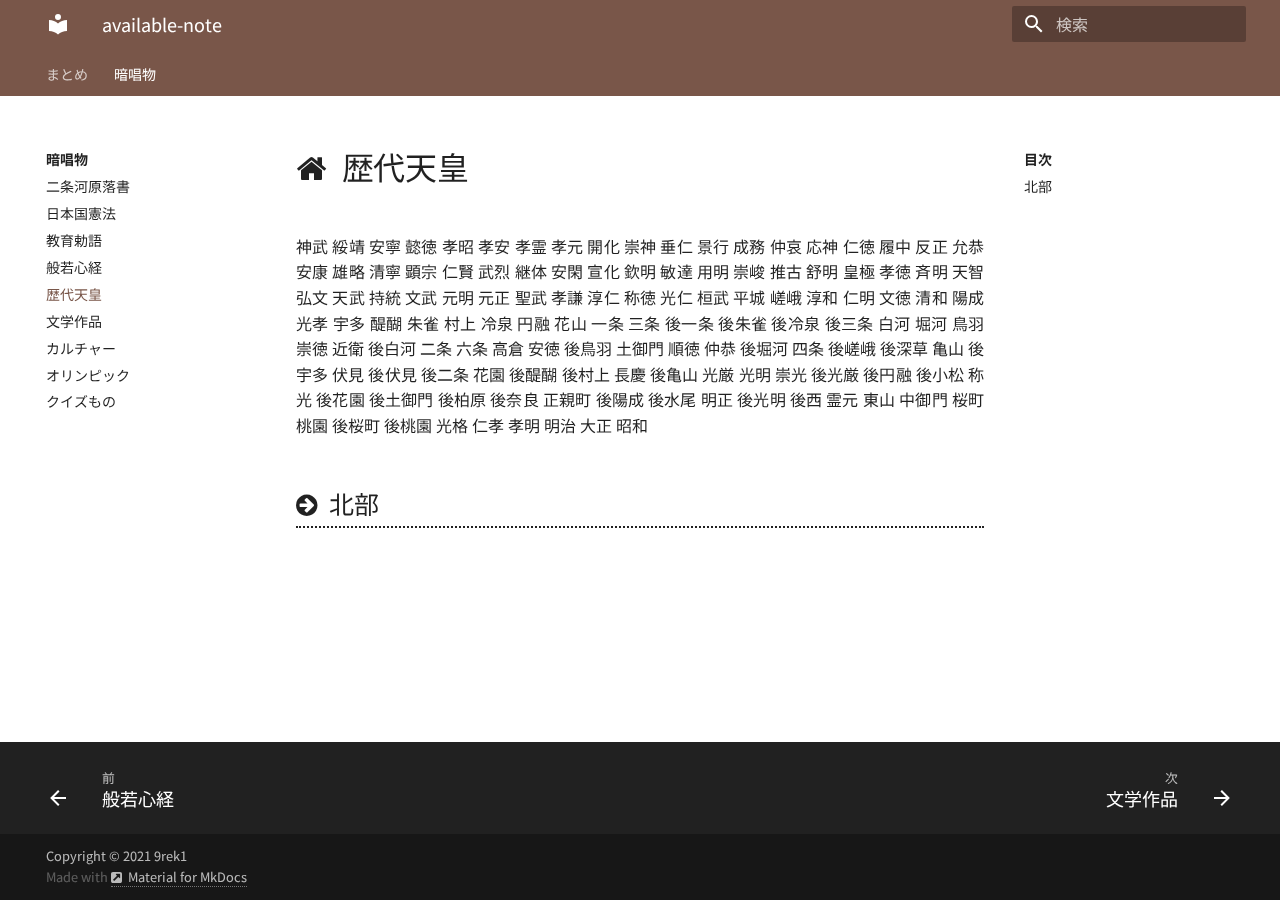
<file: recitation/tenno/index.html>
<!doctype html>
<html lang="ja" class="no-js">
  <head>
    
      <meta charset="utf-8">
      <meta name="viewport" content="width=device-width,initial-scale=1">
      
      
      
      
      <link rel="icon" href="../../assets/images/favicon.png">
      <meta name="generator" content="mkdocs-1.2.3, mkdocs-material-7.3.6">
    
    
      
        <title>歴代天皇 - available-note</title>
      
    
    
      <link rel="stylesheet" href="../../assets/stylesheets/main.a57b2b03.min.css">
      
        
        <link rel="stylesheet" href="../../assets/stylesheets/palette.3f5d1f46.min.css">
        
          
          
          <meta name="theme-color" content="#795649">
        
      
    
    
    
      
        
        <link rel="preconnect" href="https://fonts.gstatic.com" crossorigin>
        <link rel="stylesheet" href="https://fonts.googleapis.com/css?family=Noto+Sans+JP:300,400,400i,700%7CInconsolata&display=fallback">
        <style>:root{--md-text-font-family:"Noto Sans JP";--md-code-font-family:"Inconsolata"}</style>
      
    
    
    
      <link rel="stylesheet" href="../../stylesheets/extra.css">
    
      <link rel="stylesheet" href="https://stackpath.bootstrapcdn.com/font-awesome/4.7.0/css/font-awesome.min.css">
    
    
      


    
    
  </head>
  
  
    
    
    
    
    
    <body dir="ltr" data-md-color-scheme="" data-md-color-primary="brown" data-md-color-accent="">
  
    
    <script>function __prefix(e){return new URL("../..",location).pathname+"."+e}function __get(e,t=localStorage){return JSON.parse(t.getItem(__prefix(e)))}</script>
    
    <input class="md-toggle" data-md-toggle="drawer" type="checkbox" id="__drawer" autocomplete="off">
    <input class="md-toggle" data-md-toggle="search" type="checkbox" id="__search" autocomplete="off">
    <label class="md-overlay" for="__drawer"></label>
    <div data-md-component="skip">
      
        
        <a href="#_1" class="md-skip">
          コンテンツにスキップ
        </a>
      
    </div>
    <div data-md-component="announce">
      
    </div>
    
      

<header class="md-header" data-md-component="header">
  <nav class="md-header__inner md-grid" aria-label="ヘッダー">
    <a href="../.." title="available-note" class="md-header__button md-logo" aria-label="available-note" data-md-component="logo">
      
  
  <svg xmlns="http://www.w3.org/2000/svg" viewBox="0 0 24 24"><path d="M12 8a3 3 0 0 0 3-3 3 3 0 0 0-3-3 3 3 0 0 0-3 3 3 3 0 0 0 3 3m0 3.54C9.64 9.35 6.5 8 3 8v11c3.5 0 6.64 1.35 9 3.54 2.36-2.19 5.5-3.54 9-3.54V8c-3.5 0-6.64 1.35-9 3.54z"/></svg>

    </a>
    <label class="md-header__button md-icon" for="__drawer">
      <svg xmlns="http://www.w3.org/2000/svg" viewBox="0 0 24 24"><path d="M3 6h18v2H3V6m0 5h18v2H3v-2m0 5h18v2H3v-2z"/></svg>
    </label>
    <div class="md-header__title" data-md-component="header-title">
      <div class="md-header__ellipsis">
        <div class="md-header__topic">
          <span class="md-ellipsis">
            available-note
          </span>
        </div>
        <div class="md-header__topic" data-md-component="header-topic">
          <span class="md-ellipsis">
            
              歴代天皇
            
          </span>
        </div>
      </div>
    </div>
    
    
    
      <label class="md-header__button md-icon" for="__search">
        <svg xmlns="http://www.w3.org/2000/svg" viewBox="0 0 24 24"><path d="M9.5 3A6.5 6.5 0 0 1 16 9.5c0 1.61-.59 3.09-1.56 4.23l.27.27h.79l5 5-1.5 1.5-5-5v-.79l-.27-.27A6.516 6.516 0 0 1 9.5 16 6.5 6.5 0 0 1 3 9.5 6.5 6.5 0 0 1 9.5 3m0 2C7 5 5 7 5 9.5S7 14 9.5 14 14 12 14 9.5 12 5 9.5 5z"/></svg>
      </label>
      
<div class="md-search" data-md-component="search" role="dialog">
  <label class="md-search__overlay" for="__search"></label>
  <div class="md-search__inner" role="search">
    <form class="md-search__form" name="search">
      <input type="text" class="md-search__input" name="query" aria-label="検索" placeholder="検索" autocapitalize="off" autocorrect="off" autocomplete="off" spellcheck="false" data-md-component="search-query" required>
      <label class="md-search__icon md-icon" for="__search">
        <svg xmlns="http://www.w3.org/2000/svg" viewBox="0 0 24 24"><path d="M9.5 3A6.5 6.5 0 0 1 16 9.5c0 1.61-.59 3.09-1.56 4.23l.27.27h.79l5 5-1.5 1.5-5-5v-.79l-.27-.27A6.516 6.516 0 0 1 9.5 16 6.5 6.5 0 0 1 3 9.5 6.5 6.5 0 0 1 9.5 3m0 2C7 5 5 7 5 9.5S7 14 9.5 14 14 12 14 9.5 12 5 9.5 5z"/></svg>
        <svg xmlns="http://www.w3.org/2000/svg" viewBox="0 0 24 24"><path d="M20 11v2H8l5.5 5.5-1.42 1.42L4.16 12l7.92-7.92L13.5 5.5 8 11h12z"/></svg>
      </label>
      <nav class="md-search__options" aria-label="Search">
        
        <button type="reset" class="md-search__icon md-icon" aria-label="クリア" tabindex="-1">
          <svg xmlns="http://www.w3.org/2000/svg" viewBox="0 0 24 24"><path d="M19 6.41 17.59 5 12 10.59 6.41 5 5 6.41 10.59 12 5 17.59 6.41 19 12 13.41 17.59 19 19 17.59 13.41 12 19 6.41z"/></svg>
        </button>
      </nav>
      
    </form>
    <div class="md-search__output">
      <div class="md-search__scrollwrap" data-md-scrollfix>
        <div class="md-search-result" data-md-component="search-result">
          <div class="md-search-result__meta">
            検索を初期化
          </div>
          <ol class="md-search-result__list"></ol>
        </div>
      </div>
    </div>
  </div>
</div>
    
    
  </nav>
  
</header>
    
    <div class="md-container" data-md-component="container">
      
      
        
          
            
<nav class="md-tabs" aria-label="タブ" data-md-component="tabs">
  <div class="md-tabs__inner md-grid">
    <ul class="md-tabs__list">
      
        
  
  


  
  
  
    <li class="md-tabs__item">
      <a href="../../summary/murder/" class="md-tabs__link">
        まとめ
      </a>
    </li>
  

      
        
  
  
    
  


  
  
  
    <li class="md-tabs__item">
      <a href="../rakusho/" class="md-tabs__link md-tabs__link--active">
        暗唱物
      </a>
    </li>
  

      
    </ul>
  </div>
</nav>
          
        
      
      <main class="md-main" data-md-component="main">
        <div class="md-main__inner md-grid">
          
            
              
              <div class="md-sidebar md-sidebar--primary" data-md-component="sidebar" data-md-type="navigation" >
                <div class="md-sidebar__scrollwrap">
                  <div class="md-sidebar__inner">
                    

  


<nav class="md-nav md-nav--primary md-nav--lifted" aria-label="ナビゲーション" data-md-level="0">
  <label class="md-nav__title" for="__drawer">
    <a href="../.." title="available-note" class="md-nav__button md-logo" aria-label="available-note" data-md-component="logo">
      
  
  <svg xmlns="http://www.w3.org/2000/svg" viewBox="0 0 24 24"><path d="M12 8a3 3 0 0 0 3-3 3 3 0 0 0-3-3 3 3 0 0 0-3 3 3 3 0 0 0 3 3m0 3.54C9.64 9.35 6.5 8 3 8v11c3.5 0 6.64 1.35 9 3.54 2.36-2.19 5.5-3.54 9-3.54V8c-3.5 0-6.64 1.35-9 3.54z"/></svg>

    </a>
    available-note
  </label>
  
  <ul class="md-nav__list" data-md-scrollfix>
    
      
      
      

  
  
  
    
    <li class="md-nav__item md-nav__item--nested">
      
      
        <input class="md-nav__toggle md-toggle" data-md-toggle="__nav_1" type="checkbox" id="__nav_1" >
      
      
      
      
        <label class="md-nav__link" for="__nav_1">
          まとめ
          <span class="md-nav__icon md-icon"></span>
        </label>
      
      <nav class="md-nav" aria-label="まとめ" data-md-level="1">
        <label class="md-nav__title" for="__nav_1">
          <span class="md-nav__icon md-icon"></span>
          まとめ
        </label>
        <ul class="md-nav__list" data-md-scrollfix>
          
            
              
  
  
  
    <li class="md-nav__item">
      <a href="../../summary/murder/" class="md-nav__link">
        マダミス
      </a>
    </li>
  

            
          
        </ul>
      </nav>
    </li>
  

    
      
      
      

  
  
    
  
  
    
    <li class="md-nav__item md-nav__item--active md-nav__item--nested">
      
      
        <input class="md-nav__toggle md-toggle" data-md-toggle="__nav_2" type="checkbox" id="__nav_2" checked>
      
      
      
      
        <label class="md-nav__link" for="__nav_2">
          暗唱物
          <span class="md-nav__icon md-icon"></span>
        </label>
      
      <nav class="md-nav" aria-label="暗唱物" data-md-level="1">
        <label class="md-nav__title" for="__nav_2">
          <span class="md-nav__icon md-icon"></span>
          暗唱物
        </label>
        <ul class="md-nav__list" data-md-scrollfix>
          
            
              
  
  
  
    <li class="md-nav__item">
      <a href="../rakusho/" class="md-nav__link">
        二条河原落書
      </a>
    </li>
  

            
          
            
              
  
  
  
    <li class="md-nav__item">
      <a href="../kenpo/" class="md-nav__link">
        日本国憲法
      </a>
    </li>
  

            
          
            
              
  
  
  
    <li class="md-nav__item">
      <a href="../chokugo/" class="md-nav__link">
        教育勅語
      </a>
    </li>
  

            
          
            
              
  
  
  
    <li class="md-nav__item">
      <a href="../shingyo/" class="md-nav__link">
        般若心経
      </a>
    </li>
  

            
          
            
              
  
  
    
  
  
    <li class="md-nav__item md-nav__item--active">
      
      <input class="md-nav__toggle md-toggle" data-md-toggle="toc" type="checkbox" id="__toc">
      
      
      
        <label class="md-nav__link md-nav__link--active" for="__toc">
          歴代天皇
          <span class="md-nav__icon md-icon"></span>
        </label>
      
      <a href="./" class="md-nav__link md-nav__link--active">
        歴代天皇
      </a>
      
        


<nav class="md-nav md-nav--secondary" aria-label="目次">
  
  
  
  
    <label class="md-nav__title" for="__toc">
      <span class="md-nav__icon md-icon"></span>
      目次
    </label>
    <ul class="md-nav__list" data-md-component="toc" data-md-scrollfix>
      
        <li class="md-nav__item">
  <a href="#_1" class="md-nav__link">
    北部
  </a>
  
</li>
      
    </ul>
  
</nav>
      
    </li>
  

            
          
            
              
  
  
  
    <li class="md-nav__item">
      <a href="../literature/" class="md-nav__link">
        文学作品
      </a>
    </li>
  

            
          
            
              
  
  
  
    <li class="md-nav__item">
      <a href="../culture/" class="md-nav__link">
        カルチャー
      </a>
    </li>
  

            
          
            
              
  
  
  
    <li class="md-nav__item">
      <a href="../olympics/" class="md-nav__link">
        オリンピック
      </a>
    </li>
  

            
          
            
              
  
  
  
    <li class="md-nav__item">
      <a href="../quiz/" class="md-nav__link">
        クイズもの
      </a>
    </li>
  

            
          
        </ul>
      </nav>
    </li>
  

    
  </ul>
</nav>
                  </div>
                </div>
              </div>
            
            
              
              <div class="md-sidebar md-sidebar--secondary" data-md-component="sidebar" data-md-type="toc" >
                <div class="md-sidebar__scrollwrap">
                  <div class="md-sidebar__inner">
                    


<nav class="md-nav md-nav--secondary" aria-label="目次">
  
  
  
  
    <label class="md-nav__title" for="__toc">
      <span class="md-nav__icon md-icon"></span>
      目次
    </label>
    <ul class="md-nav__list" data-md-component="toc" data-md-scrollfix>
      
        <li class="md-nav__item">
  <a href="#_1" class="md-nav__link">
    北部
  </a>
  
</li>
      
    </ul>
  
</nav>
                  </div>
                </div>
              </div>
            
          
          <div class="md-content" data-md-component="content">
            <article class="md-content__inner md-typeset">
              
                
                
                  <h1>歴代天皇</h1>
                
                <p>神武
綏靖
安寧
懿徳
孝昭
孝安
孝霊
孝元
開化
崇神
垂仁
景行
成務
仲哀
応神
仁徳
履中
反正
允恭
安康
雄略
清寧
顕宗
仁賢
武烈
継体
安閑
宣化
欽明
敏達
用明
崇峻
推古
舒明
皇極
孝徳
斉明
天智
弘文
天武
持統
文武
元明
元正
聖武
孝謙
淳仁
称徳
光仁
桓武
平城
嵯峨
淳和
仁明
文徳
清和
陽成
光孝
宇多
醍醐
朱雀
村上
冷泉
円融
花山
一条
三条
後一条
後朱雀
後冷泉
後三条
白河
堀河
鳥羽
崇徳
近衛
後白河
二条
六条
高倉
安徳
後鳥羽
土御門
順徳
仲恭
後堀河
四条
後嵯峨
後深草
亀山
後宇多
伏見
後伏見
後二条
花園
後醍醐
後村上
長慶
後亀山
光厳
光明
崇光
後光厳
後円融
後小松
称光
後花園
後土御門
後柏原
後奈良
正親町
後陽成
後水尾
明正
後光明
後西
霊元
東山
中御門
桜町
桃園
後桜町
後桃園
光格
仁孝
孝明
明治
大正
昭和</p>
<h2 id="_1">北部</h2>
                
              
              
                


              
            </article>
          </div>
        </div>
        
      </main>
      
        
<footer class="md-footer">
  
    <nav class="md-footer__inner md-grid" aria-label="フッター">
      
        
        <a href="../shingyo/" class="md-footer__link md-footer__link--prev" aria-label="前: 般若心経" rel="prev">
          <div class="md-footer__button md-icon">
            <svg xmlns="http://www.w3.org/2000/svg" viewBox="0 0 24 24"><path d="M20 11v2H8l5.5 5.5-1.42 1.42L4.16 12l7.92-7.92L13.5 5.5 8 11h12z"/></svg>
          </div>
          <div class="md-footer__title">
            <div class="md-ellipsis">
              <span class="md-footer__direction">
                前
              </span>
              般若心経
            </div>
          </div>
        </a>
      
      
        
        <a href="../literature/" class="md-footer__link md-footer__link--next" aria-label="次: 文学作品" rel="next">
          <div class="md-footer__title">
            <div class="md-ellipsis">
              <span class="md-footer__direction">
                次
              </span>
              文学作品
            </div>
          </div>
          <div class="md-footer__button md-icon">
            <svg xmlns="http://www.w3.org/2000/svg" viewBox="0 0 24 24"><path d="M4 11v2h12l-5.5 5.5 1.42 1.42L19.84 12l-7.92-7.92L10.5 5.5 16 11H4z"/></svg>
          </div>
        </a>
      
    </nav>
  
  <div class="md-footer-meta md-typeset">
    <div class="md-footer-meta__inner md-grid">
      <div class="md-footer-copyright">
        
          <div class="md-footer-copyright__highlight">
            Copyright &copy 2021 9rek1
          </div>
        
        
          Made with
          <a href="https://squidfunk.github.io/mkdocs-material/" target="_blank" rel="noopener">
            Material for MkDocs
          </a>
        
        
      </div>
      
    </div>
  </div>
</footer>
      
    </div>
    <div class="md-dialog" data-md-component="dialog">
      <div class="md-dialog__inner md-typeset"></div>
    </div>
    <script id="__config" type="application/json">{"base": "../..", "features": ["navigation.instant", "navigation.tabs"], "translations": {"clipboard.copy": "\u30af\u30ea\u30c3\u30d7\u30dc\u30fc\u30c9\u3078\u30b3\u30d4\u30fc", "clipboard.copied": "\u30b3\u30d4\u30fc\u3057\u307e\u3057\u305f", "search.config.lang": "ja", "search.config.pipeline": "trimmer, stemmer", "search.config.separator": "[\\s\\-\u3000\u3001\u3002\uff0c\uff0e]+", "search.placeholder": "\u691c\u7d22", "search.result.placeholder": "\u691c\u7d22\u30ad\u30fc\u30ef\u30fc\u30c9\u3092\u5165\u529b\u3057\u3066\u304f\u3060\u3055\u3044", "search.result.none": "\u4f55\u3082\u898b\u3064\u304b\u308a\u307e\u305b\u3093\u3067\u3057\u305f", "search.result.one": "1\u4ef6\u898b\u3064\u304b\u308a\u307e\u3057\u305f", "search.result.other": "#\u4ef6\u898b\u3064\u304b\u308a\u307e\u3057\u305f", "search.result.more.one": "\u3053\u306e\u30da\u30fc\u30b8\u5185\u306b\u3082\u30461\u4ef6\u898b\u3064\u304b\u308a\u307e\u3057\u305f", "search.result.more.other": "\u3053\u306e\u30da\u30fc\u30b8\u5185\u306b\u3042\u3068#\u4ef6\u898b\u3064\u304b\u308a\u307e\u3057\u305f", "search.result.term.missing": "\u691c\u7d22\u306b\u542b\u307e\u308c\u306a\u3044", "select.version.title": "Select version"}, "search": "../../assets/javascripts/workers/search.fcfe8b6d.min.js", "version": null}</script>
    
    
      <script src="../../assets/javascripts/bundle.b1047164.min.js"></script>
      
    
  </body>
</html>
</file>
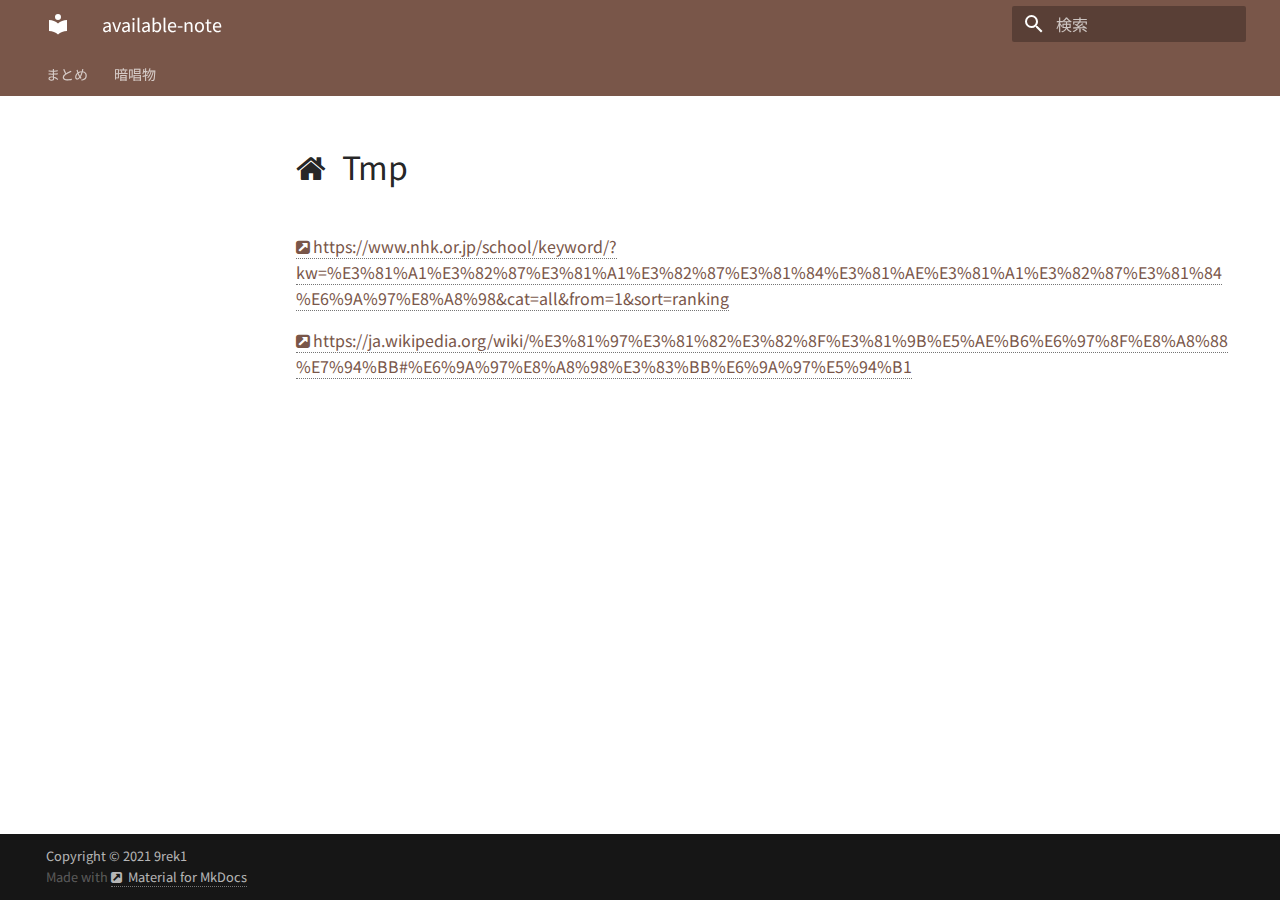
<file: recitation/tmp/index.html>
<!doctype html>
<html lang="ja" class="no-js">
  <head>
    
      <meta charset="utf-8">
      <meta name="viewport" content="width=device-width,initial-scale=1">
      
      
      
      
      <link rel="icon" href="../../assets/images/favicon.png">
      <meta name="generator" content="mkdocs-1.2.3, mkdocs-material-7.3.6">
    
    
      
        <title>Tmp - available-note</title>
      
    
    
      <link rel="stylesheet" href="../../assets/stylesheets/main.a57b2b03.min.css">
      
        
        <link rel="stylesheet" href="../../assets/stylesheets/palette.3f5d1f46.min.css">
        
          
          
          <meta name="theme-color" content="#795649">
        
      
    
    
    
      
        
        <link rel="preconnect" href="https://fonts.gstatic.com" crossorigin>
        <link rel="stylesheet" href="https://fonts.googleapis.com/css?family=Noto+Sans+JP:300,400,400i,700%7CInconsolata&display=fallback">
        <style>:root{--md-text-font-family:"Noto Sans JP";--md-code-font-family:"Inconsolata"}</style>
      
    
    
    
      <link rel="stylesheet" href="../../stylesheets/extra.css">
    
      <link rel="stylesheet" href="https://stackpath.bootstrapcdn.com/font-awesome/4.7.0/css/font-awesome.min.css">
    
    
      


    
    
  </head>
  
  
    
    
    
    
    
    <body dir="ltr" data-md-color-scheme="" data-md-color-primary="brown" data-md-color-accent="">
  
    
    <script>function __prefix(e){return new URL("../..",location).pathname+"."+e}function __get(e,t=localStorage){return JSON.parse(t.getItem(__prefix(e)))}</script>
    
    <input class="md-toggle" data-md-toggle="drawer" type="checkbox" id="__drawer" autocomplete="off">
    <input class="md-toggle" data-md-toggle="search" type="checkbox" id="__search" autocomplete="off">
    <label class="md-overlay" for="__drawer"></label>
    <div data-md-component="skip">
      
    </div>
    <div data-md-component="announce">
      
    </div>
    
      

<header class="md-header" data-md-component="header">
  <nav class="md-header__inner md-grid" aria-label="ヘッダー">
    <a href="../.." title="available-note" class="md-header__button md-logo" aria-label="available-note" data-md-component="logo">
      
  
  <svg xmlns="http://www.w3.org/2000/svg" viewBox="0 0 24 24"><path d="M12 8a3 3 0 0 0 3-3 3 3 0 0 0-3-3 3 3 0 0 0-3 3 3 3 0 0 0 3 3m0 3.54C9.64 9.35 6.5 8 3 8v11c3.5 0 6.64 1.35 9 3.54 2.36-2.19 5.5-3.54 9-3.54V8c-3.5 0-6.64 1.35-9 3.54z"/></svg>

    </a>
    <label class="md-header__button md-icon" for="__drawer">
      <svg xmlns="http://www.w3.org/2000/svg" viewBox="0 0 24 24"><path d="M3 6h18v2H3V6m0 5h18v2H3v-2m0 5h18v2H3v-2z"/></svg>
    </label>
    <div class="md-header__title" data-md-component="header-title">
      <div class="md-header__ellipsis">
        <div class="md-header__topic">
          <span class="md-ellipsis">
            available-note
          </span>
        </div>
        <div class="md-header__topic" data-md-component="header-topic">
          <span class="md-ellipsis">
            
              Tmp
            
          </span>
        </div>
      </div>
    </div>
    
    
    
      <label class="md-header__button md-icon" for="__search">
        <svg xmlns="http://www.w3.org/2000/svg" viewBox="0 0 24 24"><path d="M9.5 3A6.5 6.5 0 0 1 16 9.5c0 1.61-.59 3.09-1.56 4.23l.27.27h.79l5 5-1.5 1.5-5-5v-.79l-.27-.27A6.516 6.516 0 0 1 9.5 16 6.5 6.5 0 0 1 3 9.5 6.5 6.5 0 0 1 9.5 3m0 2C7 5 5 7 5 9.5S7 14 9.5 14 14 12 14 9.5 12 5 9.5 5z"/></svg>
      </label>
      
<div class="md-search" data-md-component="search" role="dialog">
  <label class="md-search__overlay" for="__search"></label>
  <div class="md-search__inner" role="search">
    <form class="md-search__form" name="search">
      <input type="text" class="md-search__input" name="query" aria-label="検索" placeholder="検索" autocapitalize="off" autocorrect="off" autocomplete="off" spellcheck="false" data-md-component="search-query" required>
      <label class="md-search__icon md-icon" for="__search">
        <svg xmlns="http://www.w3.org/2000/svg" viewBox="0 0 24 24"><path d="M9.5 3A6.5 6.5 0 0 1 16 9.5c0 1.61-.59 3.09-1.56 4.23l.27.27h.79l5 5-1.5 1.5-5-5v-.79l-.27-.27A6.516 6.516 0 0 1 9.5 16 6.5 6.5 0 0 1 3 9.5 6.5 6.5 0 0 1 9.5 3m0 2C7 5 5 7 5 9.5S7 14 9.5 14 14 12 14 9.5 12 5 9.5 5z"/></svg>
        <svg xmlns="http://www.w3.org/2000/svg" viewBox="0 0 24 24"><path d="M20 11v2H8l5.5 5.5-1.42 1.42L4.16 12l7.92-7.92L13.5 5.5 8 11h12z"/></svg>
      </label>
      <nav class="md-search__options" aria-label="Search">
        
        <button type="reset" class="md-search__icon md-icon" aria-label="クリア" tabindex="-1">
          <svg xmlns="http://www.w3.org/2000/svg" viewBox="0 0 24 24"><path d="M19 6.41 17.59 5 12 10.59 6.41 5 5 6.41 10.59 12 5 17.59 6.41 19 12 13.41 17.59 19 19 17.59 13.41 12 19 6.41z"/></svg>
        </button>
      </nav>
      
    </form>
    <div class="md-search__output">
      <div class="md-search__scrollwrap" data-md-scrollfix>
        <div class="md-search-result" data-md-component="search-result">
          <div class="md-search-result__meta">
            検索を初期化
          </div>
          <ol class="md-search-result__list"></ol>
        </div>
      </div>
    </div>
  </div>
</div>
    
    
  </nav>
  
</header>
    
    <div class="md-container" data-md-component="container">
      
      
        
          
            
<nav class="md-tabs" aria-label="タブ" data-md-component="tabs">
  <div class="md-tabs__inner md-grid">
    <ul class="md-tabs__list">
      
        
  
  


  
  
  
    <li class="md-tabs__item">
      <a href="../../summary/murder/" class="md-tabs__link">
        まとめ
      </a>
    </li>
  

      
        
  
  


  
  
  
    <li class="md-tabs__item">
      <a href="../rakusho/" class="md-tabs__link">
        暗唱物
      </a>
    </li>
  

      
    </ul>
  </div>
</nav>
          
        
      
      <main class="md-main" data-md-component="main">
        <div class="md-main__inner md-grid">
          
            
              
              <div class="md-sidebar md-sidebar--primary" data-md-component="sidebar" data-md-type="navigation" >
                <div class="md-sidebar__scrollwrap">
                  <div class="md-sidebar__inner">
                    

  


<nav class="md-nav md-nav--primary md-nav--lifted" aria-label="ナビゲーション" data-md-level="0">
  <label class="md-nav__title" for="__drawer">
    <a href="../.." title="available-note" class="md-nav__button md-logo" aria-label="available-note" data-md-component="logo">
      
  
  <svg xmlns="http://www.w3.org/2000/svg" viewBox="0 0 24 24"><path d="M12 8a3 3 0 0 0 3-3 3 3 0 0 0-3-3 3 3 0 0 0-3 3 3 3 0 0 0 3 3m0 3.54C9.64 9.35 6.5 8 3 8v11c3.5 0 6.64 1.35 9 3.54 2.36-2.19 5.5-3.54 9-3.54V8c-3.5 0-6.64 1.35-9 3.54z"/></svg>

    </a>
    available-note
  </label>
  
  <ul class="md-nav__list" data-md-scrollfix>
    
      
      
      

  
  
  
    
    <li class="md-nav__item md-nav__item--nested">
      
      
        <input class="md-nav__toggle md-toggle" data-md-toggle="__nav_1" type="checkbox" id="__nav_1" >
      
      
      
      
        <label class="md-nav__link" for="__nav_1">
          まとめ
          <span class="md-nav__icon md-icon"></span>
        </label>
      
      <nav class="md-nav" aria-label="まとめ" data-md-level="1">
        <label class="md-nav__title" for="__nav_1">
          <span class="md-nav__icon md-icon"></span>
          まとめ
        </label>
        <ul class="md-nav__list" data-md-scrollfix>
          
            
              
  
  
  
    <li class="md-nav__item">
      <a href="../../summary/murder/" class="md-nav__link">
        マダミス
      </a>
    </li>
  

            
          
        </ul>
      </nav>
    </li>
  

    
      
      
      

  
  
  
    
    <li class="md-nav__item md-nav__item--nested">
      
      
        <input class="md-nav__toggle md-toggle" data-md-toggle="__nav_2" type="checkbox" id="__nav_2" >
      
      
      
      
        <label class="md-nav__link" for="__nav_2">
          暗唱物
          <span class="md-nav__icon md-icon"></span>
        </label>
      
      <nav class="md-nav" aria-label="暗唱物" data-md-level="1">
        <label class="md-nav__title" for="__nav_2">
          <span class="md-nav__icon md-icon"></span>
          暗唱物
        </label>
        <ul class="md-nav__list" data-md-scrollfix>
          
            
              
  
  
  
    <li class="md-nav__item">
      <a href="../rakusho/" class="md-nav__link">
        二条河原落書
      </a>
    </li>
  

            
          
            
              
  
  
  
    <li class="md-nav__item">
      <a href="../kenpo/" class="md-nav__link">
        日本国憲法
      </a>
    </li>
  

            
          
            
              
  
  
  
    <li class="md-nav__item">
      <a href="../chokugo/" class="md-nav__link">
        教育勅語
      </a>
    </li>
  

            
          
            
              
  
  
  
    <li class="md-nav__item">
      <a href="../shingyo/" class="md-nav__link">
        般若心経
      </a>
    </li>
  

            
          
            
              
  
  
  
    <li class="md-nav__item">
      <a href="../tenno/" class="md-nav__link">
        歴代天皇
      </a>
    </li>
  

            
          
            
              
  
  
  
    <li class="md-nav__item">
      <a href="../literature/" class="md-nav__link">
        文学作品
      </a>
    </li>
  

            
          
            
              
  
  
  
    <li class="md-nav__item">
      <a href="../culture/" class="md-nav__link">
        カルチャー
      </a>
    </li>
  

            
          
            
              
  
  
  
    <li class="md-nav__item">
      <a href="../olympics/" class="md-nav__link">
        オリンピック
      </a>
    </li>
  

            
          
            
              
  
  
  
    <li class="md-nav__item">
      <a href="../quiz/" class="md-nav__link">
        クイズもの
      </a>
    </li>
  

            
          
        </ul>
      </nav>
    </li>
  

    
  </ul>
</nav>
                  </div>
                </div>
              </div>
            
            
          
          <div class="md-content" data-md-component="content">
            <article class="md-content__inner md-typeset">
              
                
                
                  <h1>Tmp</h1>
                
                <p><a href="https://www.nhk.or.jp/school/keyword/?kw=%E3%81%A1%E3%82%87%E3%81%A1%E3%82%87%E3%81%84%E3%81%AE%E3%81%A1%E3%82%87%E3%81%84%E6%9A%97%E8%A8%98&amp;cat=all&amp;from=1&amp;sort=ranking">https://www.nhk.or.jp/school/keyword/?kw=%E3%81%A1%E3%82%87%E3%81%A1%E3%82%87%E3%81%84%E3%81%AE%E3%81%A1%E3%82%87%E3%81%84%E6%9A%97%E8%A8%98&amp;cat=all&amp;from=1&amp;sort=ranking</a></p>
<p><a href="https://ja.wikipedia.org/wiki/%E3%81%97%E3%81%82%E3%82%8F%E3%81%9B%E5%AE%B6%E6%97%8F%E8%A8%88%E7%94%BB#%E6%9A%97%E8%A8%98%E3%83%BB%E6%9A%97%E5%94%B1">https://ja.wikipedia.org/wiki/%E3%81%97%E3%81%82%E3%82%8F%E3%81%9B%E5%AE%B6%E6%97%8F%E8%A8%88%E7%94%BB#%E6%9A%97%E8%A8%98%E3%83%BB%E6%9A%97%E5%94%B1</a></p>
                
              
              
                


              
            </article>
          </div>
        </div>
        
      </main>
      
        
<footer class="md-footer">
  
  <div class="md-footer-meta md-typeset">
    <div class="md-footer-meta__inner md-grid">
      <div class="md-footer-copyright">
        
          <div class="md-footer-copyright__highlight">
            Copyright &copy 2021 9rek1
          </div>
        
        
          Made with
          <a href="https://squidfunk.github.io/mkdocs-material/" target="_blank" rel="noopener">
            Material for MkDocs
          </a>
        
        
      </div>
      
    </div>
  </div>
</footer>
      
    </div>
    <div class="md-dialog" data-md-component="dialog">
      <div class="md-dialog__inner md-typeset"></div>
    </div>
    <script id="__config" type="application/json">{"base": "../..", "features": ["navigation.instant", "navigation.tabs"], "translations": {"clipboard.copy": "\u30af\u30ea\u30c3\u30d7\u30dc\u30fc\u30c9\u3078\u30b3\u30d4\u30fc", "clipboard.copied": "\u30b3\u30d4\u30fc\u3057\u307e\u3057\u305f", "search.config.lang": "ja", "search.config.pipeline": "trimmer, stemmer", "search.config.separator": "[\\s\\-\u3000\u3001\u3002\uff0c\uff0e]+", "search.placeholder": "\u691c\u7d22", "search.result.placeholder": "\u691c\u7d22\u30ad\u30fc\u30ef\u30fc\u30c9\u3092\u5165\u529b\u3057\u3066\u304f\u3060\u3055\u3044", "search.result.none": "\u4f55\u3082\u898b\u3064\u304b\u308a\u307e\u305b\u3093\u3067\u3057\u305f", "search.result.one": "1\u4ef6\u898b\u3064\u304b\u308a\u307e\u3057\u305f", "search.result.other": "#\u4ef6\u898b\u3064\u304b\u308a\u307e\u3057\u305f", "search.result.more.one": "\u3053\u306e\u30da\u30fc\u30b8\u5185\u306b\u3082\u30461\u4ef6\u898b\u3064\u304b\u308a\u307e\u3057\u305f", "search.result.more.other": "\u3053\u306e\u30da\u30fc\u30b8\u5185\u306b\u3042\u3068#\u4ef6\u898b\u3064\u304b\u308a\u307e\u3057\u305f", "search.result.term.missing": "\u691c\u7d22\u306b\u542b\u307e\u308c\u306a\u3044", "select.version.title": "Select version"}, "search": "../../assets/javascripts/workers/search.fcfe8b6d.min.js", "version": null}</script>
    
    
      <script src="../../assets/javascripts/bundle.b1047164.min.js"></script>
      
    
  </body>
</html>
</file>
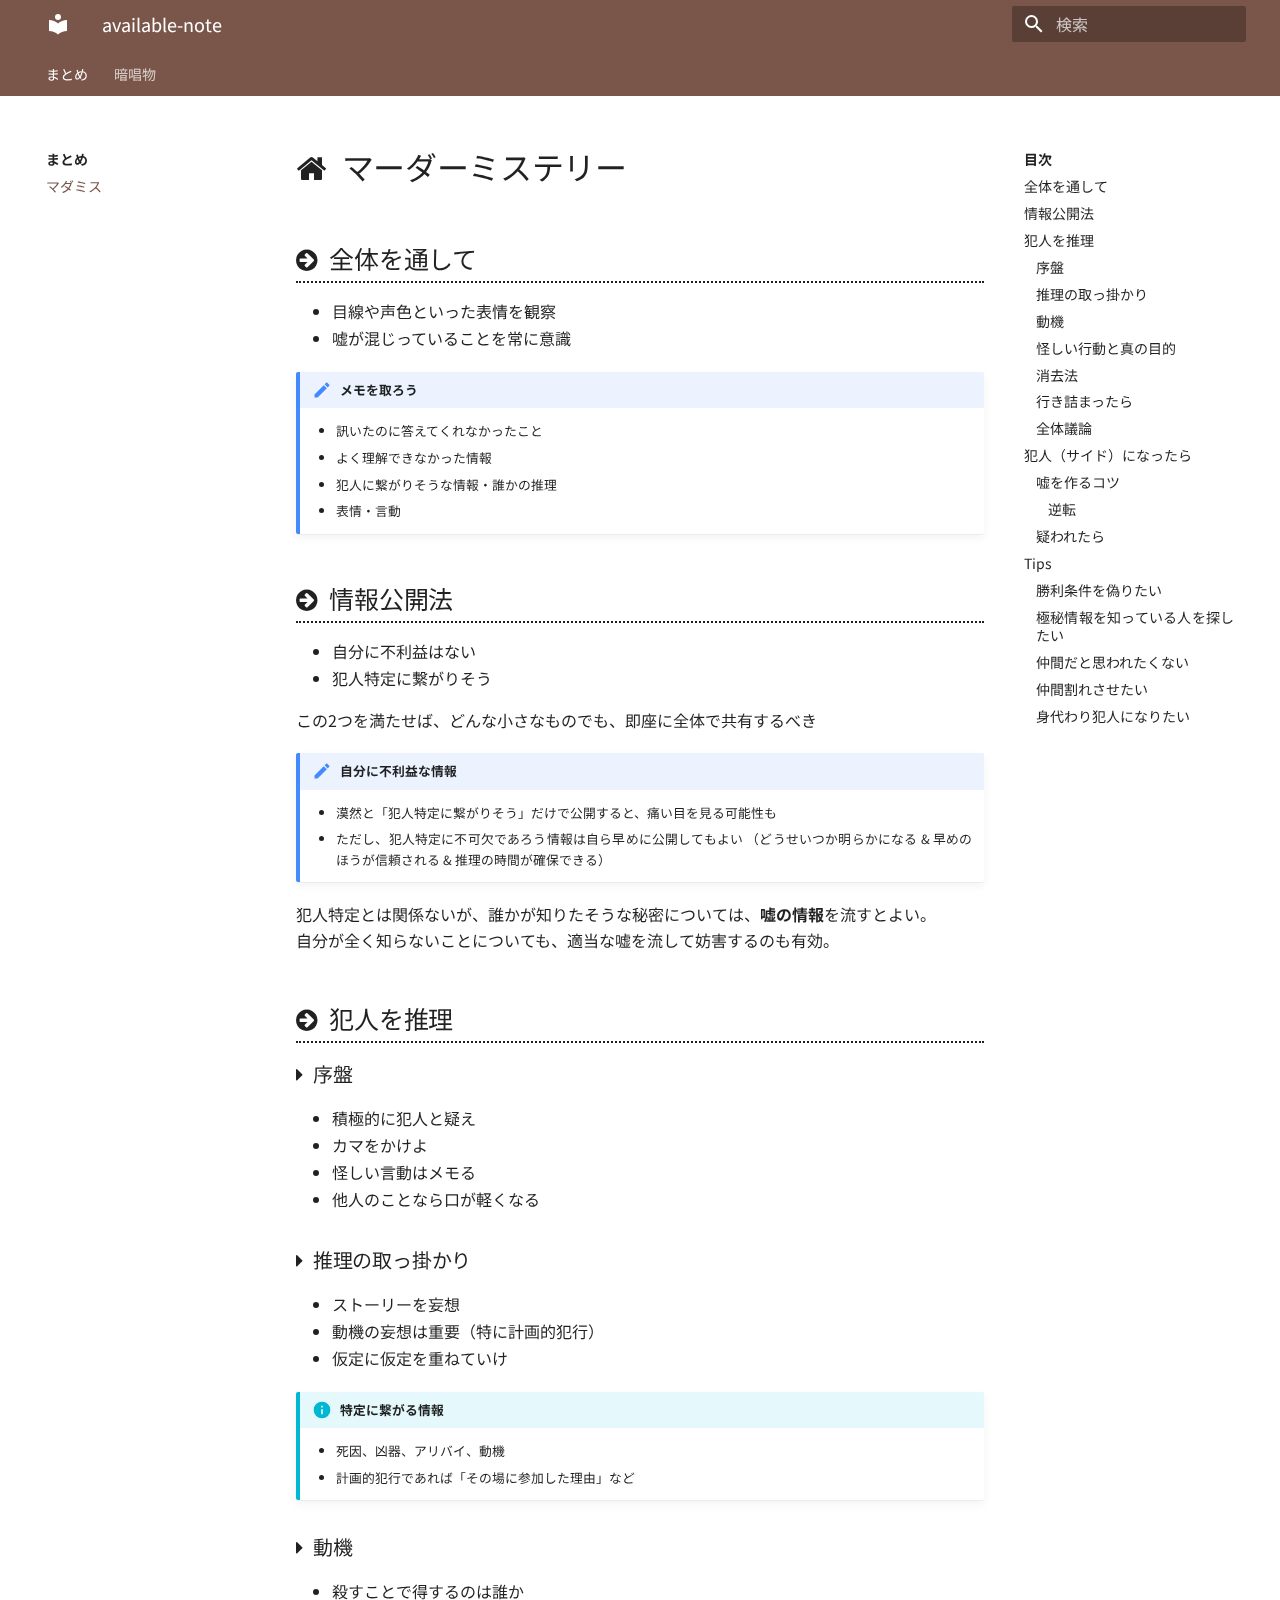
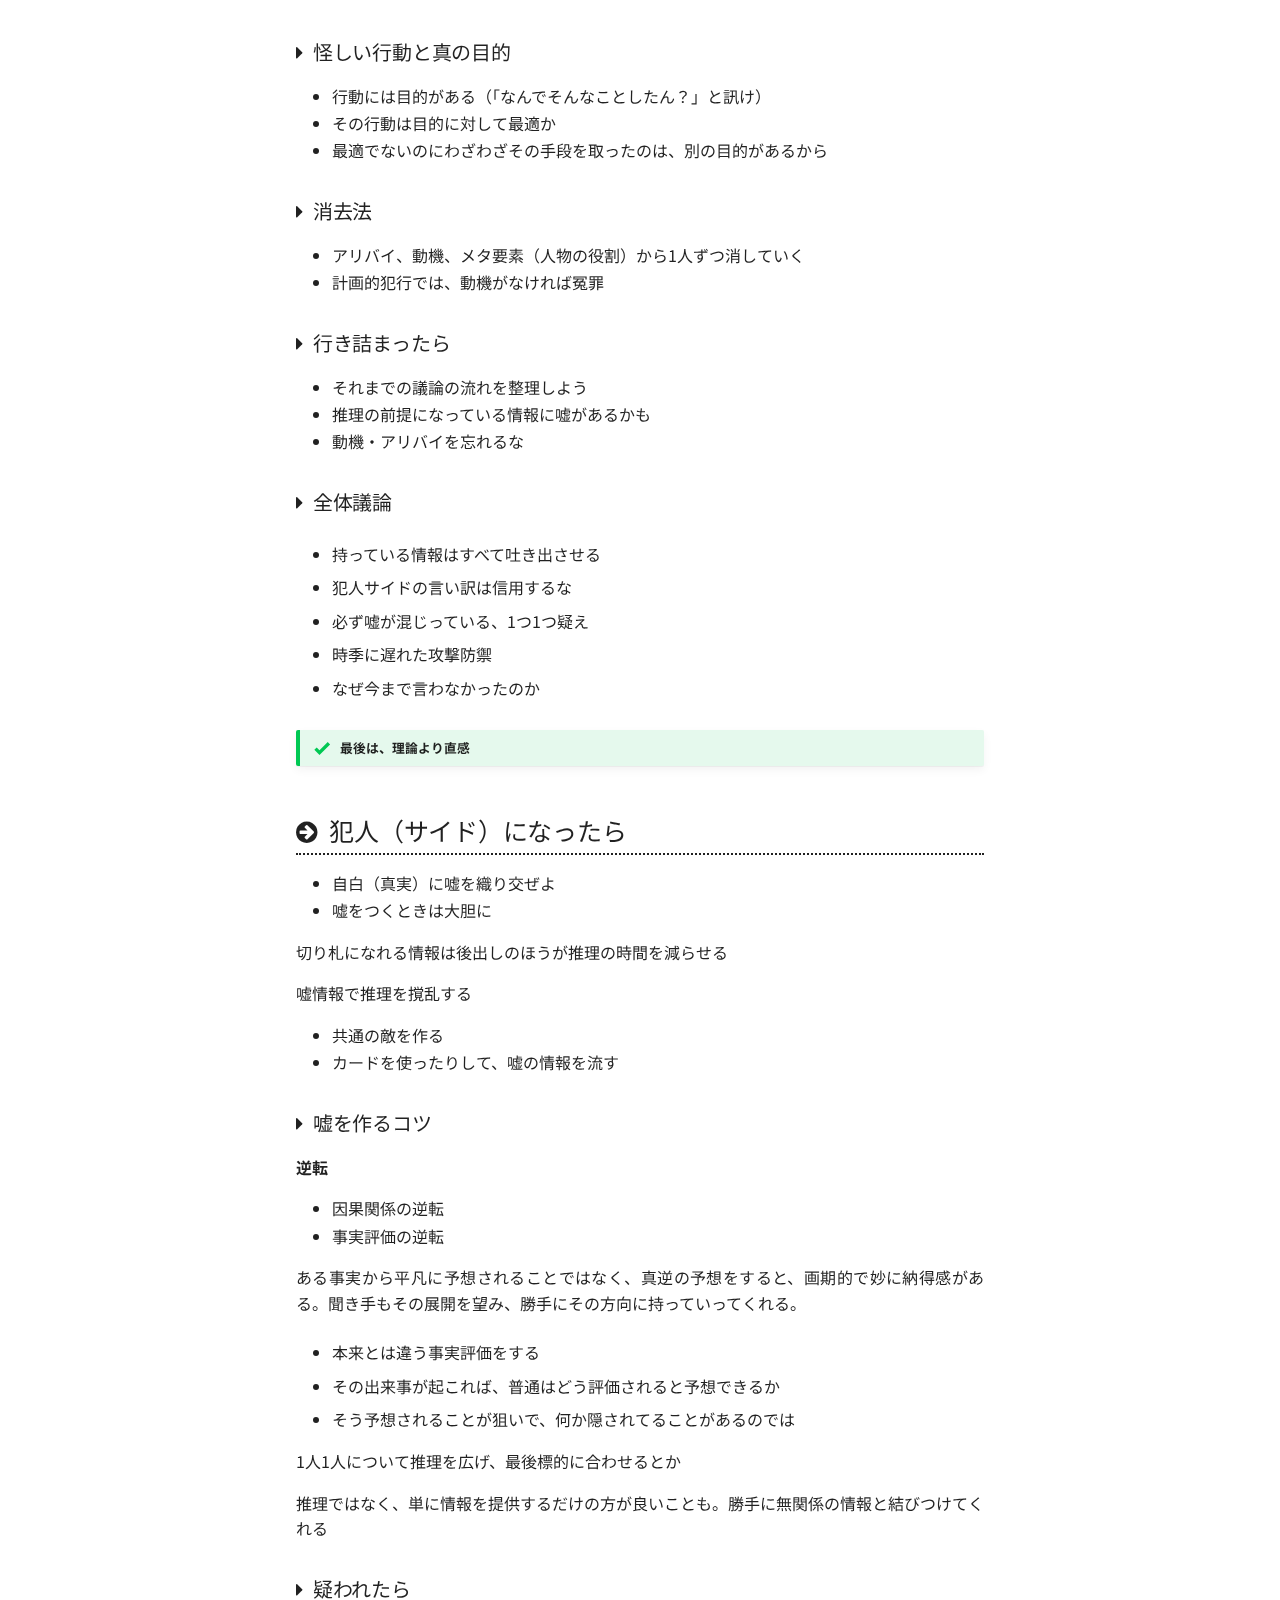
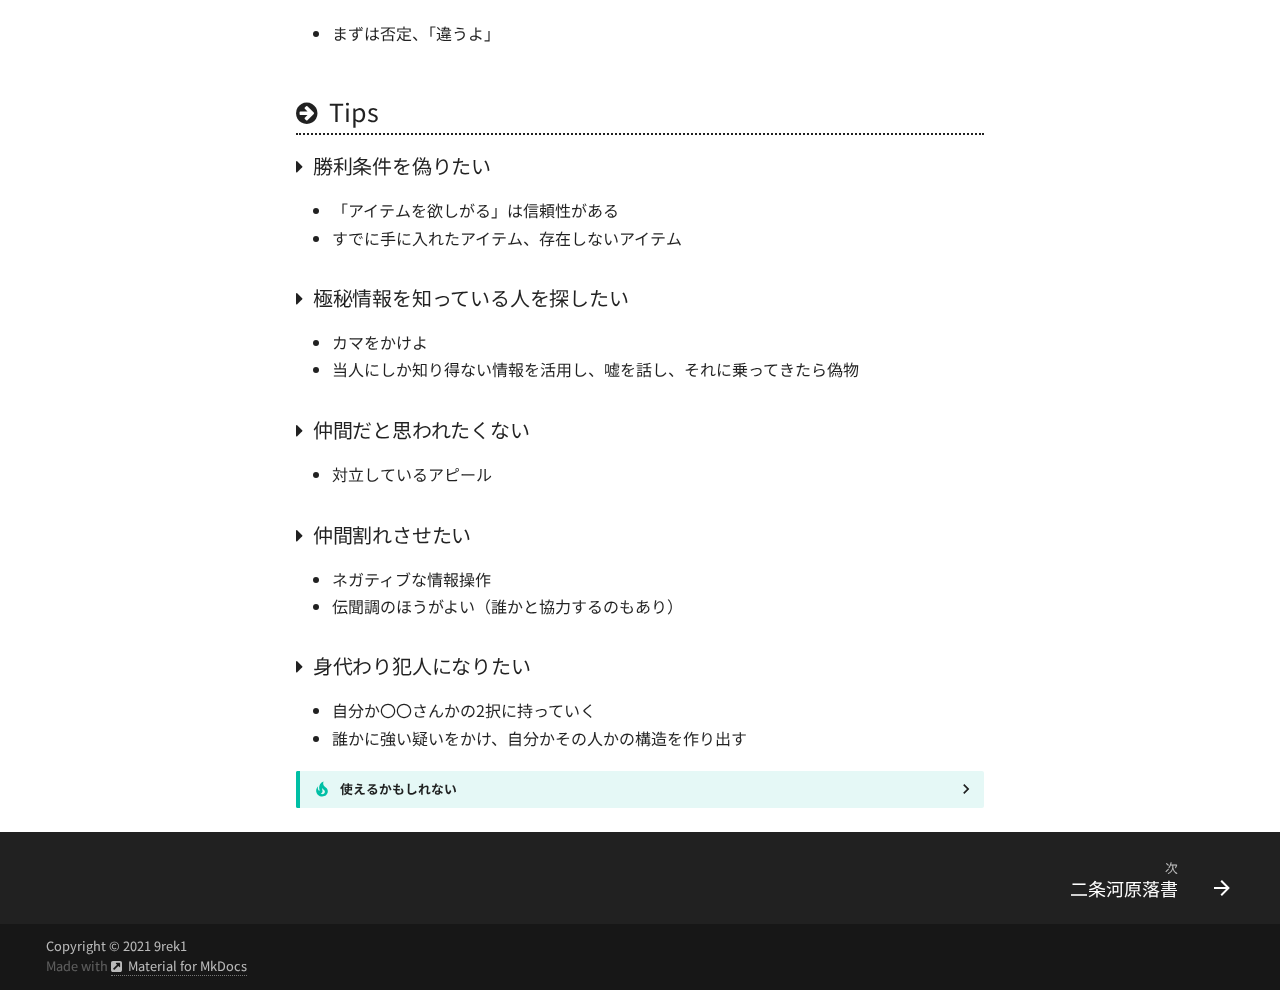
<file: summary/murder/index.html>
<!doctype html>
<html lang="ja" class="no-js">
  <head>
    
      <meta charset="utf-8">
      <meta name="viewport" content="width=device-width,initial-scale=1">
      
      
      
      
      <link rel="icon" href="../../assets/images/favicon.png">
      <meta name="generator" content="mkdocs-1.2.3, mkdocs-material-7.3.6">
    
    
      
        <title>マダミス - available-note</title>
      
    
    
      <link rel="stylesheet" href="../../assets/stylesheets/main.a57b2b03.min.css">
      
        
        <link rel="stylesheet" href="../../assets/stylesheets/palette.3f5d1f46.min.css">
        
          
          
          <meta name="theme-color" content="#795649">
        
      
    
    
    
      
        
        <link rel="preconnect" href="https://fonts.gstatic.com" crossorigin>
        <link rel="stylesheet" href="https://fonts.googleapis.com/css?family=Noto+Sans+JP:300,400,400i,700%7CInconsolata&display=fallback">
        <style>:root{--md-text-font-family:"Noto Sans JP";--md-code-font-family:"Inconsolata"}</style>
      
    
    
    
      <link rel="stylesheet" href="../../stylesheets/extra.css">
    
      <link rel="stylesheet" href="https://stackpath.bootstrapcdn.com/font-awesome/4.7.0/css/font-awesome.min.css">
    
    
      


    
    
  </head>
  
  
    
    
    
    
    
    <body dir="ltr" data-md-color-scheme="" data-md-color-primary="brown" data-md-color-accent="">
  
    
    <script>function __prefix(e){return new URL("../..",location).pathname+"."+e}function __get(e,t=localStorage){return JSON.parse(t.getItem(__prefix(e)))}</script>
    
    <input class="md-toggle" data-md-toggle="drawer" type="checkbox" id="__drawer" autocomplete="off">
    <input class="md-toggle" data-md-toggle="search" type="checkbox" id="__search" autocomplete="off">
    <label class="md-overlay" for="__drawer"></label>
    <div data-md-component="skip">
      
        
        <a href="#_1" class="md-skip">
          コンテンツにスキップ
        </a>
      
    </div>
    <div data-md-component="announce">
      
    </div>
    
      

<header class="md-header" data-md-component="header">
  <nav class="md-header__inner md-grid" aria-label="ヘッダー">
    <a href="../.." title="available-note" class="md-header__button md-logo" aria-label="available-note" data-md-component="logo">
      
  
  <svg xmlns="http://www.w3.org/2000/svg" viewBox="0 0 24 24"><path d="M12 8a3 3 0 0 0 3-3 3 3 0 0 0-3-3 3 3 0 0 0-3 3 3 3 0 0 0 3 3m0 3.54C9.64 9.35 6.5 8 3 8v11c3.5 0 6.64 1.35 9 3.54 2.36-2.19 5.5-3.54 9-3.54V8c-3.5 0-6.64 1.35-9 3.54z"/></svg>

    </a>
    <label class="md-header__button md-icon" for="__drawer">
      <svg xmlns="http://www.w3.org/2000/svg" viewBox="0 0 24 24"><path d="M3 6h18v2H3V6m0 5h18v2H3v-2m0 5h18v2H3v-2z"/></svg>
    </label>
    <div class="md-header__title" data-md-component="header-title">
      <div class="md-header__ellipsis">
        <div class="md-header__topic">
          <span class="md-ellipsis">
            available-note
          </span>
        </div>
        <div class="md-header__topic" data-md-component="header-topic">
          <span class="md-ellipsis">
            
              マダミス
            
          </span>
        </div>
      </div>
    </div>
    
    
    
      <label class="md-header__button md-icon" for="__search">
        <svg xmlns="http://www.w3.org/2000/svg" viewBox="0 0 24 24"><path d="M9.5 3A6.5 6.5 0 0 1 16 9.5c0 1.61-.59 3.09-1.56 4.23l.27.27h.79l5 5-1.5 1.5-5-5v-.79l-.27-.27A6.516 6.516 0 0 1 9.5 16 6.5 6.5 0 0 1 3 9.5 6.5 6.5 0 0 1 9.5 3m0 2C7 5 5 7 5 9.5S7 14 9.5 14 14 12 14 9.5 12 5 9.5 5z"/></svg>
      </label>
      
<div class="md-search" data-md-component="search" role="dialog">
  <label class="md-search__overlay" for="__search"></label>
  <div class="md-search__inner" role="search">
    <form class="md-search__form" name="search">
      <input type="text" class="md-search__input" name="query" aria-label="検索" placeholder="検索" autocapitalize="off" autocorrect="off" autocomplete="off" spellcheck="false" data-md-component="search-query" required>
      <label class="md-search__icon md-icon" for="__search">
        <svg xmlns="http://www.w3.org/2000/svg" viewBox="0 0 24 24"><path d="M9.5 3A6.5 6.5 0 0 1 16 9.5c0 1.61-.59 3.09-1.56 4.23l.27.27h.79l5 5-1.5 1.5-5-5v-.79l-.27-.27A6.516 6.516 0 0 1 9.5 16 6.5 6.5 0 0 1 3 9.5 6.5 6.5 0 0 1 9.5 3m0 2C7 5 5 7 5 9.5S7 14 9.5 14 14 12 14 9.5 12 5 9.5 5z"/></svg>
        <svg xmlns="http://www.w3.org/2000/svg" viewBox="0 0 24 24"><path d="M20 11v2H8l5.5 5.5-1.42 1.42L4.16 12l7.92-7.92L13.5 5.5 8 11h12z"/></svg>
      </label>
      <nav class="md-search__options" aria-label="Search">
        
        <button type="reset" class="md-search__icon md-icon" aria-label="クリア" tabindex="-1">
          <svg xmlns="http://www.w3.org/2000/svg" viewBox="0 0 24 24"><path d="M19 6.41 17.59 5 12 10.59 6.41 5 5 6.41 10.59 12 5 17.59 6.41 19 12 13.41 17.59 19 19 17.59 13.41 12 19 6.41z"/></svg>
        </button>
      </nav>
      
    </form>
    <div class="md-search__output">
      <div class="md-search__scrollwrap" data-md-scrollfix>
        <div class="md-search-result" data-md-component="search-result">
          <div class="md-search-result__meta">
            検索を初期化
          </div>
          <ol class="md-search-result__list"></ol>
        </div>
      </div>
    </div>
  </div>
</div>
    
    
  </nav>
  
</header>
    
    <div class="md-container" data-md-component="container">
      
      
        
          
            
<nav class="md-tabs" aria-label="タブ" data-md-component="tabs">
  <div class="md-tabs__inner md-grid">
    <ul class="md-tabs__list">
      
        
  
  
    
  


  
  
  
    <li class="md-tabs__item">
      <a href="./" class="md-tabs__link md-tabs__link--active">
        まとめ
      </a>
    </li>
  

      
        
  
  


  
  
  
    <li class="md-tabs__item">
      <a href="../../recitation/rakusho/" class="md-tabs__link">
        暗唱物
      </a>
    </li>
  

      
    </ul>
  </div>
</nav>
          
        
      
      <main class="md-main" data-md-component="main">
        <div class="md-main__inner md-grid">
          
            
              
              <div class="md-sidebar md-sidebar--primary" data-md-component="sidebar" data-md-type="navigation" >
                <div class="md-sidebar__scrollwrap">
                  <div class="md-sidebar__inner">
                    

  


<nav class="md-nav md-nav--primary md-nav--lifted" aria-label="ナビゲーション" data-md-level="0">
  <label class="md-nav__title" for="__drawer">
    <a href="../.." title="available-note" class="md-nav__button md-logo" aria-label="available-note" data-md-component="logo">
      
  
  <svg xmlns="http://www.w3.org/2000/svg" viewBox="0 0 24 24"><path d="M12 8a3 3 0 0 0 3-3 3 3 0 0 0-3-3 3 3 0 0 0-3 3 3 3 0 0 0 3 3m0 3.54C9.64 9.35 6.5 8 3 8v11c3.5 0 6.64 1.35 9 3.54 2.36-2.19 5.5-3.54 9-3.54V8c-3.5 0-6.64 1.35-9 3.54z"/></svg>

    </a>
    available-note
  </label>
  
  <ul class="md-nav__list" data-md-scrollfix>
    
      
      
      

  
  
    
  
  
    
    <li class="md-nav__item md-nav__item--active md-nav__item--nested">
      
      
        <input class="md-nav__toggle md-toggle" data-md-toggle="__nav_1" type="checkbox" id="__nav_1" checked>
      
      
      
      
        <label class="md-nav__link" for="__nav_1">
          まとめ
          <span class="md-nav__icon md-icon"></span>
        </label>
      
      <nav class="md-nav" aria-label="まとめ" data-md-level="1">
        <label class="md-nav__title" for="__nav_1">
          <span class="md-nav__icon md-icon"></span>
          まとめ
        </label>
        <ul class="md-nav__list" data-md-scrollfix>
          
            
              
  
  
    
  
  
    <li class="md-nav__item md-nav__item--active">
      
      <input class="md-nav__toggle md-toggle" data-md-toggle="toc" type="checkbox" id="__toc">
      
      
        
      
      
        <label class="md-nav__link md-nav__link--active" for="__toc">
          マダミス
          <span class="md-nav__icon md-icon"></span>
        </label>
      
      <a href="./" class="md-nav__link md-nav__link--active">
        マダミス
      </a>
      
        


<nav class="md-nav md-nav--secondary" aria-label="目次">
  
  
  
    
  
  
    <label class="md-nav__title" for="__toc">
      <span class="md-nav__icon md-icon"></span>
      目次
    </label>
    <ul class="md-nav__list" data-md-component="toc" data-md-scrollfix>
      
        <li class="md-nav__item">
  <a href="#_2" class="md-nav__link">
    全体を通して
  </a>
  
</li>
      
        <li class="md-nav__item">
  <a href="#_3" class="md-nav__link">
    情報公開法
  </a>
  
</li>
      
        <li class="md-nav__item">
  <a href="#_4" class="md-nav__link">
    犯人を推理
  </a>
  
    <nav class="md-nav" aria-label="犯人を推理">
      <ul class="md-nav__list">
        
          <li class="md-nav__item">
  <a href="#_5" class="md-nav__link">
    序盤
  </a>
  
</li>
        
          <li class="md-nav__item">
  <a href="#_6" class="md-nav__link">
    推理の取っ掛かり
  </a>
  
</li>
        
          <li class="md-nav__item">
  <a href="#_7" class="md-nav__link">
    動機
  </a>
  
</li>
        
          <li class="md-nav__item">
  <a href="#_8" class="md-nav__link">
    怪しい行動と真の目的
  </a>
  
</li>
        
          <li class="md-nav__item">
  <a href="#_9" class="md-nav__link">
    消去法
  </a>
  
</li>
        
          <li class="md-nav__item">
  <a href="#_10" class="md-nav__link">
    行き詰まったら
  </a>
  
</li>
        
          <li class="md-nav__item">
  <a href="#_11" class="md-nav__link">
    全体議論
  </a>
  
</li>
        
      </ul>
    </nav>
  
</li>
      
        <li class="md-nav__item">
  <a href="#_12" class="md-nav__link">
    犯人（サイド）になったら
  </a>
  
    <nav class="md-nav" aria-label="犯人（サイド）になったら">
      <ul class="md-nav__list">
        
          <li class="md-nav__item">
  <a href="#_13" class="md-nav__link">
    嘘を作るコツ
  </a>
  
    <nav class="md-nav" aria-label="嘘を作るコツ">
      <ul class="md-nav__list">
        
          <li class="md-nav__item">
  <a href="#_14" class="md-nav__link">
    逆転
  </a>
  
</li>
        
      </ul>
    </nav>
  
</li>
        
          <li class="md-nav__item">
  <a href="#_15" class="md-nav__link">
    疑われたら
  </a>
  
</li>
        
      </ul>
    </nav>
  
</li>
      
        <li class="md-nav__item">
  <a href="#tips" class="md-nav__link">
    Tips
  </a>
  
    <nav class="md-nav" aria-label="Tips">
      <ul class="md-nav__list">
        
          <li class="md-nav__item">
  <a href="#_16" class="md-nav__link">
    勝利条件を偽りたい
  </a>
  
</li>
        
          <li class="md-nav__item">
  <a href="#_17" class="md-nav__link">
    極秘情報を知っている人を探したい
  </a>
  
</li>
        
          <li class="md-nav__item">
  <a href="#_18" class="md-nav__link">
    仲間だと思われたくない
  </a>
  
</li>
        
          <li class="md-nav__item">
  <a href="#_19" class="md-nav__link">
    仲間割れさせたい
  </a>
  
</li>
        
          <li class="md-nav__item">
  <a href="#_20" class="md-nav__link">
    身代わり犯人になりたい
  </a>
  
</li>
        
      </ul>
    </nav>
  
</li>
      
    </ul>
  
</nav>
      
    </li>
  

            
          
        </ul>
      </nav>
    </li>
  

    
      
      
      

  
  
  
    
    <li class="md-nav__item md-nav__item--nested">
      
      
        <input class="md-nav__toggle md-toggle" data-md-toggle="__nav_2" type="checkbox" id="__nav_2" >
      
      
      
      
        <label class="md-nav__link" for="__nav_2">
          暗唱物
          <span class="md-nav__icon md-icon"></span>
        </label>
      
      <nav class="md-nav" aria-label="暗唱物" data-md-level="1">
        <label class="md-nav__title" for="__nav_2">
          <span class="md-nav__icon md-icon"></span>
          暗唱物
        </label>
        <ul class="md-nav__list" data-md-scrollfix>
          
            
              
  
  
  
    <li class="md-nav__item">
      <a href="../../recitation/rakusho/" class="md-nav__link">
        二条河原落書
      </a>
    </li>
  

            
          
            
              
  
  
  
    <li class="md-nav__item">
      <a href="../../recitation/kenpo/" class="md-nav__link">
        日本国憲法
      </a>
    </li>
  

            
          
            
              
  
  
  
    <li class="md-nav__item">
      <a href="../../recitation/chokugo/" class="md-nav__link">
        教育勅語
      </a>
    </li>
  

            
          
            
              
  
  
  
    <li class="md-nav__item">
      <a href="../../recitation/shingyo/" class="md-nav__link">
        般若心経
      </a>
    </li>
  

            
          
            
              
  
  
  
    <li class="md-nav__item">
      <a href="../../recitation/tenno/" class="md-nav__link">
        歴代天皇
      </a>
    </li>
  

            
          
            
              
  
  
  
    <li class="md-nav__item">
      <a href="../../recitation/literature/" class="md-nav__link">
        文学作品
      </a>
    </li>
  

            
          
            
              
  
  
  
    <li class="md-nav__item">
      <a href="../../recitation/culture/" class="md-nav__link">
        カルチャー
      </a>
    </li>
  

            
          
            
              
  
  
  
    <li class="md-nav__item">
      <a href="../../recitation/olympics/" class="md-nav__link">
        オリンピック
      </a>
    </li>
  

            
          
            
              
  
  
  
    <li class="md-nav__item">
      <a href="../../recitation/quiz/" class="md-nav__link">
        クイズもの
      </a>
    </li>
  

            
          
        </ul>
      </nav>
    </li>
  

    
  </ul>
</nav>
                  </div>
                </div>
              </div>
            
            
              
              <div class="md-sidebar md-sidebar--secondary" data-md-component="sidebar" data-md-type="toc" >
                <div class="md-sidebar__scrollwrap">
                  <div class="md-sidebar__inner">
                    


<nav class="md-nav md-nav--secondary" aria-label="目次">
  
  
  
    
  
  
    <label class="md-nav__title" for="__toc">
      <span class="md-nav__icon md-icon"></span>
      目次
    </label>
    <ul class="md-nav__list" data-md-component="toc" data-md-scrollfix>
      
        <li class="md-nav__item">
  <a href="#_2" class="md-nav__link">
    全体を通して
  </a>
  
</li>
      
        <li class="md-nav__item">
  <a href="#_3" class="md-nav__link">
    情報公開法
  </a>
  
</li>
      
        <li class="md-nav__item">
  <a href="#_4" class="md-nav__link">
    犯人を推理
  </a>
  
    <nav class="md-nav" aria-label="犯人を推理">
      <ul class="md-nav__list">
        
          <li class="md-nav__item">
  <a href="#_5" class="md-nav__link">
    序盤
  </a>
  
</li>
        
          <li class="md-nav__item">
  <a href="#_6" class="md-nav__link">
    推理の取っ掛かり
  </a>
  
</li>
        
          <li class="md-nav__item">
  <a href="#_7" class="md-nav__link">
    動機
  </a>
  
</li>
        
          <li class="md-nav__item">
  <a href="#_8" class="md-nav__link">
    怪しい行動と真の目的
  </a>
  
</li>
        
          <li class="md-nav__item">
  <a href="#_9" class="md-nav__link">
    消去法
  </a>
  
</li>
        
          <li class="md-nav__item">
  <a href="#_10" class="md-nav__link">
    行き詰まったら
  </a>
  
</li>
        
          <li class="md-nav__item">
  <a href="#_11" class="md-nav__link">
    全体議論
  </a>
  
</li>
        
      </ul>
    </nav>
  
</li>
      
        <li class="md-nav__item">
  <a href="#_12" class="md-nav__link">
    犯人（サイド）になったら
  </a>
  
    <nav class="md-nav" aria-label="犯人（サイド）になったら">
      <ul class="md-nav__list">
        
          <li class="md-nav__item">
  <a href="#_13" class="md-nav__link">
    嘘を作るコツ
  </a>
  
    <nav class="md-nav" aria-label="嘘を作るコツ">
      <ul class="md-nav__list">
        
          <li class="md-nav__item">
  <a href="#_14" class="md-nav__link">
    逆転
  </a>
  
</li>
        
      </ul>
    </nav>
  
</li>
        
          <li class="md-nav__item">
  <a href="#_15" class="md-nav__link">
    疑われたら
  </a>
  
</li>
        
      </ul>
    </nav>
  
</li>
      
        <li class="md-nav__item">
  <a href="#tips" class="md-nav__link">
    Tips
  </a>
  
    <nav class="md-nav" aria-label="Tips">
      <ul class="md-nav__list">
        
          <li class="md-nav__item">
  <a href="#_16" class="md-nav__link">
    勝利条件を偽りたい
  </a>
  
</li>
        
          <li class="md-nav__item">
  <a href="#_17" class="md-nav__link">
    極秘情報を知っている人を探したい
  </a>
  
</li>
        
          <li class="md-nav__item">
  <a href="#_18" class="md-nav__link">
    仲間だと思われたくない
  </a>
  
</li>
        
          <li class="md-nav__item">
  <a href="#_19" class="md-nav__link">
    仲間割れさせたい
  </a>
  
</li>
        
          <li class="md-nav__item">
  <a href="#_20" class="md-nav__link">
    身代わり犯人になりたい
  </a>
  
</li>
        
      </ul>
    </nav>
  
</li>
      
    </ul>
  
</nav>
                  </div>
                </div>
              </div>
            
          
          <div class="md-content" data-md-component="content">
            <article class="md-content__inner md-typeset">
              
                
                
                <h1 id="_1">マーダーミステリー</h1>
<h2 id="_2">全体を通して</h2>
<ul>
<li>目線や声色といった表情を観察</li>
<li>嘘が混じっていることを常に意識</li>
</ul>
<div class="admonition note">
<p class="admonition-title">メモを取ろう</p>
<ul>
<li>訊いたのに答えてくれなかったこと</li>
<li>よく理解できなかった情報</li>
<li>犯人に繋がりそうな情報・誰かの推理</li>
<li>表情・言動</li>
</ul>
</div>
<h2 id="_3">情報公開法</h2>
<ul>
<li>自分に不利益はない</li>
<li>犯人特定に繋がりそう</li>
</ul>
<p>この2つを満たせば、どんな小さなものでも、即座に全体で共有するべき</p>
<div class="admonition note">
<p class="admonition-title">自分に不利益な情報</p>
<ul>
<li>漠然と「犯人特定に繋がりそう」だけで公開すると、痛い目を見る可能性も</li>
<li>ただし、犯人特定に不可欠であろう情報は自ら早めに公開してもよい
（どうせいつか明らかになる &amp; 早めのほうが信頼される &amp; 推理の時間が確保できる）</li>
</ul>
</div>
<p>犯人特定とは関係ないが、誰かが知りたそうな秘密については、<strong>嘘の情報</strong>を流すとよい。<br />
自分が全く知らないことについても、適当な嘘を流して妨害するのも有効。</p>
<h2 id="_4">犯人を推理</h2>
<h3 id="_5">序盤</h3>
<ul>
<li>積極的に犯人と疑え</li>
<li>カマをかけよ</li>
<li>怪しい言動はメモる</li>
<li>他人のことなら口が軽くなる</li>
</ul>
<h3 id="_6">推理の取っ掛かり</h3>
<ul>
<li>ストーリーを妄想</li>
<li>動機の妄想は重要（特に計画的犯行）</li>
<li>仮定に仮定を重ねていけ</li>
</ul>
<div class="admonition info">
<p class="admonition-title">特定に繋がる情報</p>
<ul>
<li>死因、凶器、アリバイ、動機</li>
<li>計画的犯行であれば「その場に参加した理由」など</li>
</ul>
</div>
<h3 id="_7">動機</h3>
<ul>
<li>殺すことで得するのは誰か</li>
</ul>
<h3 id="_8">怪しい行動と真の目的</h3>
<ul>
<li>行動には目的がある（「なんでそんなことしたん？」と訊け）</li>
<li>その行動は目的に対して最適か</li>
<li>最適でないのにわざわざその手段を取ったのは、別の目的があるから</li>
</ul>
<h3 id="_9">消去法</h3>
<ul>
<li>アリバイ、動機、メタ要素（人物の役割）から1人ずつ消していく</li>
<li>計画的犯行では、動機がなければ冤罪</li>
</ul>
<h3 id="_10">行き詰まったら</h3>
<ul>
<li>それまでの議論の流れを整理しよう</li>
<li>推理の前提になっている情報に嘘があるかも</li>
<li>動機・アリバイを忘れるな</li>
</ul>
<h3 id="_11">全体議論</h3>
<ul>
<li>
<p>持っている情報はすべて吐き出させる</p>
</li>
<li>
<p>犯人サイドの言い訳は信用するな</p>
</li>
<li>
<p>必ず嘘が混じっている、1つ1つ疑え</p>
</li>
<li>
<p>時季に遅れた攻撃防禦</p>
</li>
<li>
<p>なぜ今まで言わなかったのか</p>
</li>
</ul>
<div class="admonition success">
<p class="admonition-title">最後は、理論より直感</p>
</div>
<h2 id="_12">犯人（サイド）になったら</h2>
<ul>
<li>自白（真実）に嘘を織り交ぜよ</li>
<li>嘘をつくときは大胆に</li>
</ul>
<p>切り札になれる情報は後出しのほうが推理の時間を減らせる</p>
<p>嘘情報で推理を撹乱する</p>
<ul>
<li>共通の敵を作る</li>
<li>カードを使ったりして、嘘の情報を流す</li>
</ul>
<h3 id="_13">嘘を作るコツ</h3>
<h4 id="_14">逆転</h4>
<ul>
<li>因果関係の逆転</li>
<li>事実評価の逆転</li>
</ul>
<p>ある事実から平凡に予想されることではなく、真逆の予想をすると、画期的で妙に納得感がある。聞き手もその展開を望み、勝手にその方向に持っていってくれる。</p>
<ul>
<li>
<p>本来とは違う事実評価をする</p>
</li>
<li>
<p>その出来事が起これば、普通はどう評価されると予想できるか</p>
</li>
<li>そう予想されることが狙いで、何か隠されてることがあるのでは</li>
</ul>
<p>1人1人について推理を広げ、最後標的に合わせるとか</p>
<p>推理ではなく、単に情報を提供するだけの方が良いことも。勝手に無関係の情報と結びつけてくれる</p>
<h3 id="_15">疑われたら</h3>
<ul>
<li>まずは否定、「違うよ」</li>
</ul>
<h2 id="tips">Tips</h2>
<h3 id="_16">勝利条件を偽りたい</h3>
<ul>
<li>「アイテムを欲しがる」は信頼性がある</li>
<li>すでに手に入れたアイテム、存在しないアイテム</li>
</ul>
<h3 id="_17">極秘情報を知っている人を探したい</h3>
<ul>
<li>カマをかけよ</li>
<li>当人にしか知り得ない情報を活用し、嘘を話し、それに乗ってきたら偽物</li>
</ul>
<h3 id="_18">仲間だと思われたくない</h3>
<ul>
<li>対立しているアピール</li>
</ul>
<h3 id="_19">仲間割れさせたい</h3>
<ul>
<li>ネガティブな情報操作</li>
<li>伝聞調のほうがよい（誰かと協力するのもあり）</li>
</ul>
<h3 id="_20">身代わり犯人になりたい</h3>
<ul>
<li>自分か〇〇さんかの2択に持っていく</li>
<li>誰かに強い疑いをかけ、自分かその人かの構造を作り出す</li>
</ul>
<details class="tip">
<summary>使えるかもしれない</summary>
<p>（消去法）で、この3人くらいが怪しいかなと思ったんやけど、
3人ならカマかけたほうが早いなってことで、
〇〇に「犯人だよね？」って聞いたんよ。<br />
そしたら「え？なんで？」って返ってきて。<br />
犯人じゃなければ「いや違うよ」って否定から入るのが普通やから、犯人かもなって。<br />
で、確信を得るために、まずは向こうに信頼してもらおうと思って、<br />
「いや安心してほしい。自分は犯人逮捕が勝利条件になくて、むしろ協力できたらなあって思ってるんやけど」<br />
って言ったら、「え？まじで？」<br />
「ちなみに誰を犯人にでっち上げようとか考えてんの？」<br />
「いやまだ特に考えてないけど」<br />
それ以降は「じゃあどうする？」みたいな感じでいろいろ話を合わせてたんやけど<br />
「そんな会話してない」「いやしたやんか。都合よく記憶から消さんといてよ」</p>
</details>
                
              
              
                


              
            </article>
          </div>
        </div>
        
      </main>
      
        
<footer class="md-footer">
  
    <nav class="md-footer__inner md-grid" aria-label="フッター">
      
      
        
        <a href="../../recitation/rakusho/" class="md-footer__link md-footer__link--next" aria-label="次: 二条河原落書" rel="next">
          <div class="md-footer__title">
            <div class="md-ellipsis">
              <span class="md-footer__direction">
                次
              </span>
              二条河原落書
            </div>
          </div>
          <div class="md-footer__button md-icon">
            <svg xmlns="http://www.w3.org/2000/svg" viewBox="0 0 24 24"><path d="M4 11v2h12l-5.5 5.5 1.42 1.42L19.84 12l-7.92-7.92L10.5 5.5 16 11H4z"/></svg>
          </div>
        </a>
      
    </nav>
  
  <div class="md-footer-meta md-typeset">
    <div class="md-footer-meta__inner md-grid">
      <div class="md-footer-copyright">
        
          <div class="md-footer-copyright__highlight">
            Copyright &copy 2021 9rek1
          </div>
        
        
          Made with
          <a href="https://squidfunk.github.io/mkdocs-material/" target="_blank" rel="noopener">
            Material for MkDocs
          </a>
        
        
      </div>
      
    </div>
  </div>
</footer>
      
    </div>
    <div class="md-dialog" data-md-component="dialog">
      <div class="md-dialog__inner md-typeset"></div>
    </div>
    <script id="__config" type="application/json">{"base": "../..", "features": ["navigation.instant", "navigation.tabs"], "translations": {"clipboard.copy": "\u30af\u30ea\u30c3\u30d7\u30dc\u30fc\u30c9\u3078\u30b3\u30d4\u30fc", "clipboard.copied": "\u30b3\u30d4\u30fc\u3057\u307e\u3057\u305f", "search.config.lang": "ja", "search.config.pipeline": "trimmer, stemmer", "search.config.separator": "[\\s\\-\u3000\u3001\u3002\uff0c\uff0e]+", "search.placeholder": "\u691c\u7d22", "search.result.placeholder": "\u691c\u7d22\u30ad\u30fc\u30ef\u30fc\u30c9\u3092\u5165\u529b\u3057\u3066\u304f\u3060\u3055\u3044", "search.result.none": "\u4f55\u3082\u898b\u3064\u304b\u308a\u307e\u305b\u3093\u3067\u3057\u305f", "search.result.one": "1\u4ef6\u898b\u3064\u304b\u308a\u307e\u3057\u305f", "search.result.other": "#\u4ef6\u898b\u3064\u304b\u308a\u307e\u3057\u305f", "search.result.more.one": "\u3053\u306e\u30da\u30fc\u30b8\u5185\u306b\u3082\u30461\u4ef6\u898b\u3064\u304b\u308a\u307e\u3057\u305f", "search.result.more.other": "\u3053\u306e\u30da\u30fc\u30b8\u5185\u306b\u3042\u3068#\u4ef6\u898b\u3064\u304b\u308a\u307e\u3057\u305f", "search.result.term.missing": "\u691c\u7d22\u306b\u542b\u307e\u308c\u306a\u3044", "select.version.title": "Select version"}, "search": "../../assets/javascripts/workers/search.fcfe8b6d.min.js", "version": null}</script>
    
    
      <script src="../../assets/javascripts/bundle.b1047164.min.js"></script>
      
    
  </body>
</html>
</file>
<file: stylesheets/extra.css>
body{
  text-align: justify;
}

.md-typeset h1 {
  font-weight: normal;
  color: var(--md-default-fg-color);
  padding-bottom: 0.1em;
}

.md-typeset h2 {
  font-weight: normal;
  border-bottom: 2px dotted var(--md-default-fg-color);
  padding: 0.3em 0 0.1em;
}

.md-typeset > ::before {
  font-family: "FontAwesome";
  margin-right: 0.5em;
  display: inline-block;
}

.md-typeset h1::before {
  content: "\f015";
}

.md-typeset h2::before {
  content: "\f0a9";
}

.md-typeset h3::before {
  content: "\f0da";
}

.md-typeset a:not([class])::before {
  font-family: "FontAwesome";
  margin-right: 0.2em;
  content: "\f14c";
}

.md-typeset a:not([class]) {
  border-bottom: 1px dotted #757575;
}

.md-typeset > table.highlighttable {
  margin-left: 1em;
}

.md-typeset > ul {
  margin-left: 1em;
}

.md-typeset > ol li,
.md-typeset > ul li {
  margin-bottom: 0.1em;
}

.md-typeset > ol li ol,
.md-typeset > ol li ul,
.md-typeset > ul li ol,
.md-typeset > ul li ul {
  margin-top: 0.1em;
}
</file>
<file: assets/stylesheets/main.a57b2b03.min.css>
@charset "UTF-8";html{-webkit-text-size-adjust:none;-moz-text-size-adjust:none;-ms-text-size-adjust:none;text-size-adjust:none;box-sizing:border-box}*,:after,:before{box-sizing:inherit}body{margin:0}a,button,input,label{-webkit-tap-highlight-color:transparent}a{color:inherit;text-decoration:none}hr{border:0;box-sizing:content-box;display:block;height:.05rem;overflow:visible;padding:0}small{font-size:80%}sub,sup{line-height:1em}img{border-style:none}table{border-collapse:separate;border-spacing:0}td,th{font-weight:400;vertical-align:top}button{background:transparent;border:0;font-family:inherit;font-size:inherit;margin:0;padding:0}input{border:0;outline:none}:root{--md-default-fg-color:rgba(0,0,0,0.87);--md-default-fg-color--light:rgba(0,0,0,0.54);--md-default-fg-color--lighter:rgba(0,0,0,0.32);--md-default-fg-color--lightest:rgba(0,0,0,0.07);--md-default-bg-color:#fff;--md-default-bg-color--light:hsla(0,0%,100%,0.7);--md-default-bg-color--lighter:hsla(0,0%,100%,0.3);--md-default-bg-color--lightest:hsla(0,0%,100%,0.12);--md-primary-fg-color:#4051b5;--md-primary-fg-color--light:#5d6cc0;--md-primary-fg-color--dark:#303fa1;--md-primary-bg-color:#fff;--md-primary-bg-color--light:hsla(0,0%,100%,0.7);--md-accent-fg-color:#526cfe;--md-accent-fg-color--transparent:rgba(82,108,254,0.1);--md-accent-bg-color:#fff;--md-accent-bg-color--light:hsla(0,0%,100%,0.7)}:root>*{--md-code-fg-color:#36464e;--md-code-bg-color:#f5f5f5;--md-code-hl-color:rgba(255,255,0,0.5);--md-code-hl-number-color:#d52a2a;--md-code-hl-special-color:#db1457;--md-code-hl-function-color:#a846b9;--md-code-hl-constant-color:#6e59d9;--md-code-hl-keyword-color:#3f6ec6;--md-code-hl-string-color:#1c7d4d;--md-code-hl-name-color:var(--md-code-fg-color);--md-code-hl-operator-color:var(--md-default-fg-color--light);--md-code-hl-punctuation-color:var(--md-default-fg-color--light);--md-code-hl-comment-color:var(--md-default-fg-color--light);--md-code-hl-generic-color:var(--md-default-fg-color--light);--md-code-hl-variable-color:var(--md-default-fg-color--light);--md-typeset-color:var(--md-default-fg-color);--md-typeset-a-color:var(--md-primary-fg-color);--md-typeset-mark-color:rgba(255,255,0,0.5);--md-typeset-del-color:hsla(6,90%,60%,0.15);--md-typeset-ins-color:rgba(11,213,112,0.15);--md-typeset-kbd-color:#fafafa;--md-typeset-kbd-accent-color:#fff;--md-typeset-kbd-border-color:#b8b8b8;--md-typeset-table-color:rgba(0,0,0,0.12);--md-admonition-fg-color:var(--md-default-fg-color);--md-admonition-bg-color:var(--md-default-bg-color);--md-footer-fg-color:#fff;--md-footer-fg-color--light:hsla(0,0%,100%,0.7);--md-footer-fg-color--lighter:hsla(0,0%,100%,0.3);--md-footer-bg-color:rgba(0,0,0,0.87);--md-footer-bg-color--dark:rgba(0,0,0,0.32)}.md-icon svg{fill:currentColor;display:block;height:1.2rem;width:1.2rem}body{-webkit-font-smoothing:antialiased;-moz-osx-font-smoothing:grayscale}body,input{font-feature-settings:"kern","liga";font-family:var(--md-text-font-family,_),-apple-system,BlinkMacSystemFont,Helvetica,Arial,sans-serif}body,code,input,kbd,pre{color:var(--md-typeset-color)}code,kbd,pre{font-feature-settings:"kern";font-family:var(--md-code-font-family,_),SFMono-Regular,Consolas,Menlo,monospace}:root{--md-typeset-table-sort-icon:url('data:image/svg+xml;charset=utf-8,<svg xmlns="http://www.w3.org/2000/svg" viewBox="0 0 24 24"><path d="m18 21-4-4h3V7h-3l4-4 4 4h-3v10h3M2 19v-2h10v2M2 13v-2h7v2M2 7V5h4v2H2z"/></svg>');--md-typeset-table-sort-icon--asc:url('data:image/svg+xml;charset=utf-8,<svg xmlns="http://www.w3.org/2000/svg" viewBox="0 0 24 24"><path d="M19 17h3l-4 4-4-4h3V3h2M2 17h10v2H2M6 5v2H2V5m0 6h7v2H2v-2z"/></svg>');--md-typeset-table-sort-icon--desc:url('data:image/svg+xml;charset=utf-8,<svg xmlns="http://www.w3.org/2000/svg" viewBox="0 0 24 24"><path d="M19 7h3l-4-4-4 4h3v14h2M2 17h10v2H2M6 5v2H2V5m0 6h7v2H2v-2z"/></svg>')}.md-typeset{-webkit-print-color-adjust:exact;color-adjust:exact;font-size:.8rem;line-height:1.6}@media print{.md-typeset{font-size:.68rem}}.md-typeset blockquote,.md-typeset dl,.md-typeset figure,.md-typeset ol,.md-typeset pre,.md-typeset ul{margin:1em 0}.md-typeset h1{color:var(--md-default-fg-color--light);font-size:2em;line-height:1.3;margin:0 0 1.25em}.md-typeset h1,.md-typeset h2{font-weight:300;letter-spacing:-.01em}.md-typeset h2{font-size:1.5625em;line-height:1.4;margin:1.6em 0 .64em}.md-typeset h3{font-size:1.25em;font-weight:400;letter-spacing:-.01em;line-height:1.5;margin:1.6em 0 .8em}.md-typeset h2+h3{margin-top:.8em}.md-typeset h4{font-weight:700;letter-spacing:-.01em;margin:1em 0}.md-typeset h5,.md-typeset h6{color:var(--md-default-fg-color--light);font-size:.8em;font-weight:700;letter-spacing:-.01em;margin:1.25em 0}.md-typeset h5{text-transform:uppercase}.md-typeset hr{border-bottom:.05rem solid var(--md-default-fg-color--lightest);display:flow-root;margin:1.5em 0}.md-typeset a{color:var(--md-typeset-a-color);word-break:break-word}.md-typeset a,.md-typeset a:before{transition:color 125ms}.md-typeset a:focus,.md-typeset a:hover{color:var(--md-accent-fg-color)}.md-typeset a.focus-visible{outline-color:var(--md-accent-fg-color);outline-offset:.2rem}.md-typeset code,.md-typeset kbd,.md-typeset pre{color:var(--md-code-fg-color);direction:ltr}@media print{.md-typeset code,.md-typeset kbd,.md-typeset pre{white-space:pre-wrap}}.md-typeset code{background-color:var(--md-code-bg-color);border-radius:.1rem;-webkit-box-decoration-break:clone;box-decoration-break:clone;font-size:.85em;padding:0 .2941176471em;word-break:break-word}.md-typeset code:not(.focus-visible){-webkit-tap-highlight-color:transparent;outline:none}.md-typeset h1 code,.md-typeset h2 code,.md-typeset h3 code,.md-typeset h4 code,.md-typeset h5 code,.md-typeset h6 code{background-color:transparent;box-shadow:none;margin:initial;padding:initial}.md-typeset a code{color:currentColor}.md-typeset pre{display:flow-root;line-height:1.4;position:relative}.md-typeset pre>code{-webkit-box-decoration-break:slice;box-decoration-break:slice;box-shadow:none;display:block;margin:0;overflow:auto;padding:.7720588235em 1.1764705882em;scrollbar-color:var(--md-default-fg-color--lighter) transparent;scrollbar-width:thin;touch-action:auto;word-break:normal}.md-typeset pre>code:hover{scrollbar-color:var(--md-accent-fg-color) transparent}.md-typeset pre>code::-webkit-scrollbar{height:.2rem;width:.2rem}.md-typeset pre>code::-webkit-scrollbar-thumb{background-color:var(--md-default-fg-color--lighter)}.md-typeset pre>code::-webkit-scrollbar-thumb:hover{background-color:var(--md-accent-fg-color)}@media screen and (max-width:44.9375em){.md-typeset>pre{margin:1em -.8rem}.md-typeset>pre code{border-radius:0}}.md-typeset kbd{background-color:var(--md-typeset-kbd-color);border-radius:.1rem;box-shadow:0 .1rem 0 .05rem var(--md-typeset-kbd-border-color),0 .1rem 0 var(--md-typeset-kbd-border-color),0 -.1rem .2rem var(--md-typeset-kbd-accent-color) inset;color:var(--md-default-fg-color);display:inline-block;font-size:.75em;padding:0 .6666666667em;vertical-align:text-top;word-break:break-word}.md-typeset mark{background-color:var(--md-typeset-mark-color);-webkit-box-decoration-break:clone;box-decoration-break:clone;color:inherit;word-break:break-word}.md-typeset abbr{border-bottom:.05rem dotted var(--md-default-fg-color--light);cursor:help;text-decoration:none}@media (hover:none){.md-typeset abbr{position:relative}.md-typeset abbr[title]:focus:after,.md-typeset abbr[title]:hover:after{background-color:var(--md-default-fg-color);border-radius:.1rem;box-shadow:0 2px 2px 0 rgba(0,0,0,.14),0 1px 5px 0 rgba(0,0,0,.12),0 3px 1px -2px rgba(0,0,0,.2);color:var(--md-default-bg-color);content:attr(title);display:inline-block;font-size:.7rem;left:0;margin-top:2em;max-width:80%;min-width:-webkit-max-content;min-width:-moz-max-content;min-width:max-content;padding:.2rem .3rem;position:absolute;width:auto}}.md-typeset small{opacity:.75}.md-typeset sub,.md-typeset sup{margin-left:.078125em}[dir=rtl] .md-typeset sub,[dir=rtl] .md-typeset sup{margin-left:0;margin-right:.078125em}.md-typeset blockquote{border-left:.2rem solid var(--md-default-fg-color--lighter);color:var(--md-default-fg-color--light);padding-left:.6rem}[dir=rtl] .md-typeset blockquote{border-left:initial;border-right:.2rem solid var(--md-default-fg-color--lighter);padding-left:0;padding-right:.6rem}.md-typeset ul{list-style-type:disc}.md-typeset ol,.md-typeset ul{display:flow-root;margin-left:.625em;padding:0}[dir=rtl] .md-typeset ol,[dir=rtl] .md-typeset ul{margin-left:0;margin-right:.625em}.md-typeset ol ol,.md-typeset ul ol{list-style-type:lower-alpha}.md-typeset ol ol ol,.md-typeset ul ol ol{list-style-type:lower-roman}.md-typeset ol li,.md-typeset ul li{margin-bottom:.5em;margin-left:1.25em}[dir=rtl] .md-typeset ol li,[dir=rtl] .md-typeset ul li{margin-left:0;margin-right:1.25em}.md-typeset ol li blockquote,.md-typeset ol li p,.md-typeset ul li blockquote,.md-typeset ul li p{margin:.5em 0}.md-typeset ol li:last-child,.md-typeset ul li:last-child{margin-bottom:0}.md-typeset ol li ol,.md-typeset ol li ul,.md-typeset ul li ol,.md-typeset ul li ul{margin:.5em 0 .5em .625em}[dir=rtl] .md-typeset ol li ol,[dir=rtl] .md-typeset ol li ul,[dir=rtl] .md-typeset ul li ol,[dir=rtl] .md-typeset ul li ul{margin-left:0;margin-right:.625em}.md-typeset dd{margin:1em 0 1.5em 1.875em}[dir=rtl] .md-typeset dd{margin-left:0;margin-right:1.875em}.md-typeset img,.md-typeset svg{height:auto;max-width:100%}.md-typeset img[align=left],.md-typeset svg[align=left]{margin:1em 1em 1em 0}.md-typeset img[align=right],.md-typeset svg[align=right]{margin:1em 0 1em 1em}.md-typeset img[align]:only-child,.md-typeset svg[align]:only-child{margin-top:0}.md-typeset figure{display:flow-root;margin:0 auto;max-width:100%;text-align:center;width:-webkit-fit-content;width:-moz-fit-content;width:fit-content}.md-typeset figure img{display:block}.md-typeset figcaption{font-style:italic;margin:1em auto 2em;max-width:24rem}.md-typeset iframe{max-width:100%}.md-typeset table:not([class]){background-color:var(--md-default-bg-color);border:.05rem solid var(--md-typeset-table-color);border-radius:.1rem;display:inline-block;font-size:.64rem;max-width:100%;overflow:auto;touch-action:auto}@media print{.md-typeset table:not([class]){display:table}}.md-typeset table:not([class])+*{margin-top:1.5em}.md-typeset table:not([class]) td>:first-child,.md-typeset table:not([class]) th>:first-child{margin-top:0}.md-typeset table:not([class]) td>:last-child,.md-typeset table:not([class]) th>:last-child{margin-bottom:0}.md-typeset table:not([class]) td:not([align]),.md-typeset table:not([class]) th:not([align]){text-align:left}[dir=rtl] .md-typeset table:not([class]) td:not([align]),[dir=rtl] .md-typeset table:not([class]) th:not([align]){text-align:right}.md-typeset table:not([class]) th{font-weight:700;min-width:5rem;padding:.9375em 1.25em;vertical-align:top}.md-typeset table:not([class]) th a{color:inherit}.md-typeset table:not([class]) td{border-top:.05rem solid var(--md-typeset-table-color);padding:.9375em 1.25em;vertical-align:top}.md-typeset table:not([class]) tbody tr{transition:background-color 125ms}.md-typeset table:not([class]) tbody tr:hover{background-color:rgba(0,0,0,.035);box-shadow:0 .05rem 0 var(--md-default-bg-color) inset}.md-typeset table:not([class]) a{word-break:normal}.md-typeset table th[role=columnheader]{cursor:pointer}.md-typeset table th[role=columnheader]:after{content:"";display:inline-block;height:1.2em;margin-left:.5em;-webkit-mask-image:var(--md-typeset-table-sort-icon);mask-image:var(--md-typeset-table-sort-icon);-webkit-mask-repeat:no-repeat;mask-repeat:no-repeat;-webkit-mask-size:contain;mask-size:contain;transition:background-color 125ms;vertical-align:text-bottom;width:1.2em}.md-typeset table th[role=columnheader]:hover:after{background-color:var(--md-default-fg-color--lighter)}.md-typeset table th[role=columnheader][aria-sort=ascending]:after{background-color:var(--md-default-fg-color--light);-webkit-mask-image:var(--md-typeset-table-sort-icon--asc);mask-image:var(--md-typeset-table-sort-icon--asc)}.md-typeset table th[role=columnheader][aria-sort=descending]:after{background-color:var(--md-default-fg-color--light);-webkit-mask-image:var(--md-typeset-table-sort-icon--desc);mask-image:var(--md-typeset-table-sort-icon--desc)}.md-typeset__scrollwrap{margin:1em -.8rem;overflow-x:auto;touch-action:auto}.md-typeset__table{display:inline-block;margin-bottom:.5em;padding:0 .8rem}@media print{.md-typeset__table{display:block}}html .md-typeset__table table{display:table;margin:0;overflow:hidden;width:100%}html{font-size:125%;height:100%;overflow-x:hidden}@media screen and (min-width:100em){html{font-size:137.5%}}@media screen and (min-width:125em){html{font-size:150%}}body{background-color:var(--md-default-bg-color);display:flex;flex-direction:column;font-size:.5rem;min-height:100%;position:relative;width:100%}@media print{body{display:block}}@media screen and (max-width:59.9375em){body[data-md-state=lock]{position:fixed}}.md-grid{margin-left:auto;margin-right:auto;max-width:61rem}.md-container{display:flex;flex-direction:column;flex-grow:1}@media print{.md-container{display:block}}.md-main{flex-grow:1}.md-main__inner{display:flex;height:100%;margin-top:1.5rem}.md-ellipsis{overflow:hidden;text-overflow:ellipsis;white-space:nowrap}.md-toggle{display:none}.md-option{height:0;opacity:0;position:absolute;width:0}.md-option:checked+label:not([hidden]){display:block}.md-option.focus-visible+label{outline-color:var(--md-accent-fg-color);outline-style:auto}.md-skip{background-color:var(--md-default-fg-color);border-radius:.1rem;color:var(--md-default-bg-color);font-size:.64rem;margin:.5rem;opacity:0;outline-color:var(--md-accent-fg-color);padding:.3rem .5rem;position:fixed;transform:translateY(.4rem);z-index:-1}.md-skip:focus{opacity:1;transform:translateY(0);transition:transform .25s cubic-bezier(.4,0,.2,1),opacity 175ms 75ms;z-index:10}@page{margin:25mm}.md-announce{background-color:var(--md-footer-bg-color);overflow:auto}@media print{.md-announce{display:none}}.md-announce__inner{color:var(--md-footer-fg-color);font-size:.7rem;margin:.6rem auto;padding:0 .8rem}:root{--md-clipboard-icon:url('data:image/svg+xml;charset=utf-8,<svg xmlns="http://www.w3.org/2000/svg" viewBox="0 0 24 24"><path d="M19 21H8V7h11m0-2H8a2 2 0 0 0-2 2v14a2 2 0 0 0 2 2h11a2 2 0 0 0 2-2V7a2 2 0 0 0-2-2m-3-4H4a2 2 0 0 0-2 2v14h2V3h12V1z"/></svg>')}.md-clipboard{border-radius:.1rem;color:var(--md-default-fg-color--lightest);cursor:pointer;height:1.5em;outline-color:var(--md-accent-fg-color);outline-offset:.1rem;position:absolute;right:.5em;top:.5em;transition:color .25s;width:1.5em;z-index:1}@media print{.md-clipboard{display:none}}.md-clipboard:not(.focus-visible){-webkit-tap-highlight-color:transparent;outline:none}:hover>.md-clipboard{color:var(--md-default-fg-color--light)}.md-clipboard:focus,.md-clipboard:hover{color:var(--md-accent-fg-color)}.md-clipboard:after{background-color:currentColor;content:"";display:block;height:1.125em;margin:0 auto;-webkit-mask-image:var(--md-clipboard-icon);mask-image:var(--md-clipboard-icon);-webkit-mask-repeat:no-repeat;mask-repeat:no-repeat;-webkit-mask-size:contain;mask-size:contain;width:1.125em}.md-clipboard--inline{cursor:pointer}.md-clipboard--inline code{transition:color .25s,background-color .25s}.md-clipboard--inline:focus code,.md-clipboard--inline:hover code{background-color:var(--md-accent-fg-color--transparent);color:var(--md-accent-fg-color)}.md-content{flex-grow:1;overflow:hidden;scroll-padding-top:51.2rem}.md-content__inner{margin:0 .8rem 1.2rem;padding-top:.6rem}@media screen and (min-width:76.25em){[dir=ltr] .md-sidebar--primary:not([hidden])~.md-content>.md-content__inner{margin-left:1.2rem}[dir=rtl] .md-sidebar--primary:not([hidden])~.md-content>.md-content__inner{margin-right:1.2rem}[dir=ltr] .md-sidebar--secondary:not([hidden])~.md-content>.md-content__inner{margin-right:1.2rem}[dir=rtl] .md-sidebar--secondary:not([hidden])~.md-content>.md-content__inner{margin-left:1.2rem}}.md-content__inner:before{content:"";display:block;height:.4rem}.md-content__inner>:last-child{margin-bottom:0}.md-content__button{float:right;margin:.4rem 0 .4rem .4rem;padding:0}@media print{.md-content__button{display:none}}[dir=rtl] .md-content__button{float:left;margin-left:0;margin-right:.4rem}[dir=rtl] .md-content__button svg{transform:scaleX(-1)}.md-typeset .md-content__button{color:var(--md-default-fg-color--lighter)}.md-content__button svg{display:inline;vertical-align:top}.md-dialog{background-color:var(--md-default-fg-color);border-radius:.1rem;bottom:.8rem;box-shadow:0 2px 2px 0 rgba(0,0,0,.14),0 1px 5px 0 rgba(0,0,0,.12),0 3px 1px -2px rgba(0,0,0,.2);left:auto;min-width:11.1rem;opacity:0;padding:.4rem .6rem;pointer-events:none;position:fixed;right:.8rem;transform:translateY(100%);transition:transform 0ms .4s,opacity .4s;z-index:3}@media print{.md-dialog{display:none}}[dir=rtl] .md-dialog{left:.8rem;right:auto}.md-dialog[data-md-state=open]{opacity:1;pointer-events:auto;transform:translateY(0);transition:transform .4s cubic-bezier(.075,.85,.175,1),opacity .4s}.md-dialog__inner{color:var(--md-default-bg-color);font-size:.7rem}.md-typeset .md-button{border:.1rem solid;border-radius:.1rem;color:var(--md-primary-fg-color);cursor:pointer;display:inline-block;font-weight:700;padding:.625em 2em;transition:color 125ms,background-color 125ms,border-color 125ms}.md-typeset .md-button--primary{background-color:var(--md-primary-fg-color);border-color:var(--md-primary-fg-color);color:var(--md-primary-bg-color)}.md-typeset .md-button:focus,.md-typeset .md-button:hover{background-color:var(--md-accent-fg-color);border-color:var(--md-accent-fg-color);color:var(--md-accent-bg-color)}.md-typeset .md-input{border-radius:.1rem;box-shadow:0 .2rem .5rem rgba(0,0,0,.1),0 .025rem .05rem rgba(0,0,0,.1);font-size:.8rem;height:1.8rem;padding:0 .6rem;transition:box-shadow .25s}.md-typeset .md-input:focus,.md-typeset .md-input:hover{box-shadow:0 .4rem 1rem rgba(0,0,0,.15),0 .025rem .05rem rgba(0,0,0,.15)}.md-typeset .md-input--stretch{width:100%}.md-header{background-color:var(--md-primary-fg-color);box-shadow:0 0 .2rem transparent,0 .2rem .4rem transparent;color:var(--md-primary-bg-color);left:0;position:-webkit-sticky;position:sticky;right:0;top:0;z-index:3}@media print{.md-header{display:none}}.md-header[data-md-state=shadow]{box-shadow:0 0 .2rem rgba(0,0,0,.1),0 .2rem .4rem rgba(0,0,0,.2);transition:transform .25s cubic-bezier(.1,.7,.1,1),box-shadow .25s}.md-header[data-md-state=hidden]{transform:translateY(-100%);transition:transform .25s cubic-bezier(.8,0,.6,1),box-shadow .25s}.md-header__inner{align-items:center;display:flex;padding:0 .2rem}.md-header__button{color:currentColor;cursor:pointer;margin:.2rem;outline-color:var(--md-accent-fg-color);padding:.4rem;position:relative;transition:opacity .25s;vertical-align:middle;z-index:1}.md-header__button:hover{opacity:.7}.md-header__button:not([hidden]){display:inline-block}.md-header__button:not(.focus-visible){-webkit-tap-highlight-color:transparent;outline:none}.md-header__button.md-logo{margin:.2rem;padding:.4rem}@media screen and (max-width:76.1875em){.md-header__button.md-logo{display:none}}.md-header__button.md-logo img,.md-header__button.md-logo svg{fill:currentColor;display:block;height:1.2rem;width:1.2rem}@media screen and (min-width:60em){.md-header__button[for=__search]{display:none}}.no-js .md-header__button[for=__search]{display:none}[dir=rtl] .md-header__button[for=__search] svg{transform:scaleX(-1)}@media screen and (min-width:76.25em){.md-header__button[for=__drawer]{display:none}}.md-header__topic{display:flex;max-width:100%;position:absolute;transition:transform .4s cubic-bezier(.1,.7,.1,1),opacity .15s}.md-header__topic+.md-header__topic{opacity:0;pointer-events:none;transform:translateX(1.25rem);transition:transform .4s cubic-bezier(1,.7,.1,.1),opacity .15s;z-index:-1}[dir=rtl] .md-header__topic+.md-header__topic{transform:translateX(-1.25rem)}.md-header__title{flex-grow:1;font-size:.9rem;height:2.4rem;line-height:2.4rem;margin-left:1rem;margin-right:.4rem}.md-header__title[data-md-state=active] .md-header__topic{opacity:0;pointer-events:none;transform:translateX(-1.25rem);transition:transform .4s cubic-bezier(1,.7,.1,.1),opacity .15s;z-index:-1}[dir=rtl] .md-header__title[data-md-state=active] .md-header__topic{transform:translateX(1.25rem)}.md-header__title[data-md-state=active] .md-header__topic+.md-header__topic{opacity:1;pointer-events:auto;transform:translateX(0);transition:transform .4s cubic-bezier(.1,.7,.1,1),opacity .15s;z-index:0}.md-header__title>.md-header__ellipsis{height:100%;position:relative;width:100%}.md-header__option{display:flex;flex-shrink:0;max-width:100%;transition:max-width 0ms .25s,opacity .25s .25s;white-space:nowrap}[data-md-toggle=search]:checked~.md-header .md-header__option{max-width:0;opacity:0;transition:max-width 0ms,opacity 0ms}.md-header__source{display:none}@media screen and (min-width:60em){.md-header__source{display:block;margin-left:1rem;max-width:11.7rem;width:11.7rem}[dir=rtl] .md-header__source{margin-left:0;margin-right:1rem}}@media screen and (min-width:76.25em){.md-header__source{margin-left:1.4rem}[dir=rtl] .md-header__source{margin-right:1.4rem}}.md-footer{background-color:var(--md-footer-bg-color);color:var(--md-footer-fg-color)}@media print{.md-footer{display:none}}.md-footer__inner{overflow:auto;padding:.2rem}.md-footer__link{display:flex;outline-color:var(--md-accent-fg-color);padding-bottom:.4rem;padding-top:1.4rem;transition:opacity .25s}@media screen and (min-width:45em){.md-footer__link{width:50%}}.md-footer__link:focus,.md-footer__link:hover{opacity:.7}.md-footer__link--prev{float:left}@media screen and (max-width:44.9375em){.md-footer__link--prev{width:25%}.md-footer__link--prev .md-footer__title{display:none}}[dir=rtl] .md-footer__link--prev{float:right}[dir=rtl] .md-footer__link--prev svg{transform:scaleX(-1)}.md-footer__link--next{float:right;text-align:right}@media screen and (max-width:44.9375em){.md-footer__link--next{width:75%}}[dir=rtl] .md-footer__link--next{float:left;text-align:left}[dir=rtl] .md-footer__link--next svg{transform:scaleX(-1)}.md-footer__title{flex-grow:1;font-size:.9rem;line-height:2.4rem;max-width:calc(100% - 2.4rem);padding:0 1rem;position:relative}.md-footer__button{margin:.2rem;padding:.4rem}.md-footer__direction{font-size:.64rem;left:0;margin-top:-1rem;opacity:.7;padding:0 1rem;position:absolute;right:0}.md-footer-meta{background-color:var(--md-footer-bg-color--dark)}.md-footer-meta__inner{display:flex;flex-wrap:wrap;justify-content:space-between;padding:.2rem}html .md-footer-meta.md-typeset a{color:var(--md-footer-fg-color--light)}html .md-footer-meta.md-typeset a:focus,html .md-footer-meta.md-typeset a:hover{color:var(--md-footer-fg-color)}.md-footer-copyright{color:var(--md-footer-fg-color--lighter);font-size:.64rem;margin:auto .6rem;padding:.4rem 0;width:100%}@media screen and (min-width:45em){.md-footer-copyright{width:auto}}.md-footer-copyright__highlight{color:var(--md-footer-fg-color--light)}.md-footer-social{margin:0 .4rem;padding:.2rem 0 .6rem}@media screen and (min-width:45em){.md-footer-social{padding:.6rem 0}}.md-footer-social__link{display:inline-block;height:1.6rem;text-align:center;width:1.6rem}.md-footer-social__link:before{line-height:1.9}.md-footer-social__link svg{fill:currentColor;max-height:.8rem;vertical-align:-25%}:root{--md-nav-icon--prev:url('data:image/svg+xml;charset=utf-8,<svg xmlns="http://www.w3.org/2000/svg" viewBox="0 0 24 24"><path d="M20 11v2H8l5.5 5.5-1.42 1.42L4.16 12l7.92-7.92L13.5 5.5 8 11h12z"/></svg>');--md-nav-icon--next:url('data:image/svg+xml;charset=utf-8,<svg xmlns="http://www.w3.org/2000/svg" viewBox="0 0 24 24"><path d="M8.59 16.58 13.17 12 8.59 7.41 10 6l6 6-6 6-1.41-1.42z"/></svg>');--md-toc-icon:url('data:image/svg+xml;charset=utf-8,<svg xmlns="http://www.w3.org/2000/svg" viewBox="0 0 24 24"><path d="M3 9h14V7H3v2m0 4h14v-2H3v2m0 4h14v-2H3v2m16 0h2v-2h-2v2m0-10v2h2V7h-2m0 6h2v-2h-2v2z"/></svg>')}.md-nav{font-size:.7rem;line-height:1.3}.md-nav__title{display:block;font-weight:700;overflow:hidden;padding:0 .6rem;text-overflow:ellipsis}.md-nav__title .md-nav__button{display:none}.md-nav__title .md-nav__button img{height:100%;width:auto}.md-nav__title .md-nav__button.md-logo img,.md-nav__title .md-nav__button.md-logo svg{fill:currentColor;display:block;height:2.4rem;width:2.4rem}.md-nav__list{list-style:none;margin:0;padding:0}.md-nav__item{padding:0 .6rem}.md-nav__item .md-nav__item{padding-right:0}[dir=rtl] .md-nav__item .md-nav__item{padding-left:0;padding-right:.6rem}.md-nav__link{align-items:center;cursor:pointer;display:flex;justify-content:space-between;margin-top:.625em;overflow:hidden;scroll-snap-align:start;text-overflow:ellipsis;transition:color 125ms}.md-nav__link[data-md-state=blur]{color:var(--md-default-fg-color--light)}.md-nav__item .md-nav__link--active{color:var(--md-typeset-a-color)}.md-nav__item .md-nav__link--index [href]{width:100%}.md-nav__link:focus,.md-nav__link:hover{color:var(--md-accent-fg-color)}.md-nav__link.focus-visible{outline-color:var(--md-accent-fg-color);outline-offset:.2rem}.md-nav--primary .md-nav__link[for=__toc]{display:none}.md-nav--primary .md-nav__link[for=__toc] .md-icon:after{background-color:currentColor;display:block;height:100%;-webkit-mask-image:var(--md-toc-icon);mask-image:var(--md-toc-icon);width:100%}.md-nav--primary .md-nav__link[for=__toc]~.md-nav{display:none}.md-nav__link>*{cursor:pointer;display:flex}.md-nav__source{display:none}@media screen and (max-width:76.1875em){.md-nav--primary,.md-nav--primary .md-nav{background-color:var(--md-default-bg-color);display:flex;flex-direction:column;height:100%;left:0;position:absolute;right:0;top:0;z-index:1}.md-nav--primary .md-nav__item,.md-nav--primary .md-nav__title{font-size:.8rem;line-height:1.5}.md-nav--primary .md-nav__title{background-color:var(--md-default-fg-color--lightest);color:var(--md-default-fg-color--light);cursor:pointer;font-weight:400;height:5.6rem;line-height:2.4rem;padding:3rem .8rem .2rem;position:relative;white-space:nowrap}.md-nav--primary .md-nav__title .md-nav__icon{display:block;height:1.2rem;left:.4rem;margin:.2rem;position:absolute;top:.4rem;width:1.2rem}[dir=rtl] .md-nav--primary .md-nav__title .md-nav__icon{left:auto;right:.4rem}.md-nav--primary .md-nav__title .md-nav__icon:after{background-color:currentColor;content:"";display:block;height:100%;-webkit-mask-image:var(--md-nav-icon--prev);mask-image:var(--md-nav-icon--prev);-webkit-mask-repeat:no-repeat;mask-repeat:no-repeat;-webkit-mask-size:contain;mask-size:contain;width:100%}.md-nav--primary .md-nav__title~.md-nav__list{background-color:var(--md-default-bg-color);box-shadow:0 .05rem 0 var(--md-default-fg-color--lightest) inset;overflow-y:auto;-ms-scroll-snap-type:y mandatory;scroll-snap-type:y mandatory;touch-action:pan-y}.md-nav--primary .md-nav__title~.md-nav__list>:first-child{border-top:0}.md-nav--primary .md-nav__title[for=__drawer]{background-color:var(--md-primary-fg-color);color:var(--md-primary-bg-color)}.md-nav--primary .md-nav__title .md-logo{display:block;left:.2rem;margin:.2rem;padding:.4rem;position:absolute;top:.2rem}[dir=rtl] .md-nav--primary .md-nav__title .md-logo{left:auto;right:.2rem}.md-nav--primary .md-nav__list{flex:1}.md-nav--primary .md-nav__item{border-top:.05rem solid var(--md-default-fg-color--lightest);padding:0}.md-nav--primary .md-nav__item--active>.md-nav__link{color:var(--md-typeset-a-color)}.md-nav--primary .md-nav__item--active>.md-nav__link:focus,.md-nav--primary .md-nav__item--active>.md-nav__link:hover{color:var(--md-accent-fg-color)}.md-nav--primary .md-nav__link{margin-top:0;padding:.6rem .8rem}.md-nav--primary .md-nav__link .md-nav__icon{flex-shrink:0;font-size:1.2rem;height:1.2rem;margin-right:-.2rem;width:1.2rem}[dir=rtl] .md-nav--primary .md-nav__link .md-nav__icon{margin-left:-.2rem;margin-right:0}.md-nav--primary .md-nav__link .md-nav__icon:after{background-color:currentColor;content:"";display:block;height:100%;-webkit-mask-image:var(--md-nav-icon--next);mask-image:var(--md-nav-icon--next);-webkit-mask-repeat:no-repeat;mask-repeat:no-repeat;-webkit-mask-size:contain;mask-size:contain;width:100%}[dir=rtl] .md-nav--primary .md-nav__icon:after{transform:scale(-1)}.md-nav--primary .md-nav--secondary .md-nav{background-color:transparent;position:static}.md-nav--primary .md-nav--secondary .md-nav .md-nav__link{padding-left:1.4rem}[dir=rtl] .md-nav--primary .md-nav--secondary .md-nav .md-nav__link{padding-left:0;padding-right:1.4rem}.md-nav--primary .md-nav--secondary .md-nav .md-nav .md-nav__link{padding-left:2rem}[dir=rtl] .md-nav--primary .md-nav--secondary .md-nav .md-nav .md-nav__link{padding-left:0;padding-right:2rem}.md-nav--primary .md-nav--secondary .md-nav .md-nav .md-nav .md-nav__link{padding-left:2.6rem}[dir=rtl] .md-nav--primary .md-nav--secondary .md-nav .md-nav .md-nav .md-nav__link{padding-left:0;padding-right:2.6rem}.md-nav--primary .md-nav--secondary .md-nav .md-nav .md-nav .md-nav .md-nav__link{padding-left:3.2rem}[dir=rtl] .md-nav--primary .md-nav--secondary .md-nav .md-nav .md-nav .md-nav .md-nav__link{padding-left:0;padding-right:3.2rem}.md-nav--secondary{background-color:transparent}.md-nav__toggle~.md-nav{display:flex;opacity:0;transform:translateX(100%);transition:transform .25s cubic-bezier(.8,0,.6,1),opacity 125ms 50ms}[dir=rtl] .md-nav__toggle~.md-nav{transform:translateX(-100%)}.md-nav__toggle:checked~.md-nav{opacity:1;transform:translateX(0);transition:transform .25s cubic-bezier(.4,0,.2,1),opacity 125ms 125ms}.md-nav__toggle:checked~.md-nav>.md-nav__list{-webkit-backface-visibility:hidden;backface-visibility:hidden}}@media screen and (max-width:59.9375em){.md-nav--primary .md-nav__link[for=__toc]{display:flex}.md-nav--primary .md-nav__link[for=__toc] .md-icon:after{content:""}.md-nav--primary .md-nav__link[for=__toc]+.md-nav__link{display:none}.md-nav--primary .md-nav__link[for=__toc]~.md-nav{display:flex}.md-nav__source{background-color:var(--md-primary-fg-color--dark);color:var(--md-primary-bg-color);display:block;padding:0 .2rem}}@media screen and (min-width:60em) and (max-width:76.1875em){.md-nav--integrated .md-nav__link[for=__toc]{display:flex}.md-nav--integrated .md-nav__link[for=__toc] .md-icon:after{content:""}.md-nav--integrated .md-nav__link[for=__toc]+.md-nav__link{display:none}.md-nav--integrated .md-nav__link[for=__toc]~.md-nav{display:flex}}@media screen and (min-width:60em){.md-nav--secondary .md-nav__title[for=__toc]{scroll-snap-align:start}.md-nav--secondary .md-nav__title .md-nav__icon{display:none}}@media screen and (min-width:76.25em){.md-nav{transition:max-height .25s cubic-bezier(.86,0,.07,1)}.md-nav--primary .md-nav__title[for=__drawer]{scroll-snap-align:start}.md-nav--primary .md-nav__title .md-nav__icon{display:none}.md-nav__toggle~.md-nav{display:none}.md-nav__toggle:checked~.md-nav,.md-nav__toggle:indeterminate~.md-nav{display:block}.md-nav__item--nested>.md-nav>.md-nav__title{display:none}.md-nav__item--section{display:block;margin:1.25em 0}.md-nav__item--section:last-child{margin-bottom:0}.md-nav__item--section>.md-nav__link{font-weight:700;pointer-events:none}.md-nav__item--section>.md-nav__link--index [href]{pointer-events:auto}.md-nav__item--section>.md-nav__link .md-nav__icon{display:none}.md-nav__item--section>.md-nav{display:block}.md-nav__item--section>.md-nav>.md-nav__list>.md-nav__item{padding:0}.md-nav__icon{float:right;height:.9rem;transition:transform .25s;width:.9rem}[dir=rtl] .md-nav__icon{float:left;transform:rotate(180deg)}.md-nav__icon:after{background-color:currentColor;content:"";display:inline-block;height:100%;-webkit-mask-image:var(--md-nav-icon--next);mask-image:var(--md-nav-icon--next);-webkit-mask-repeat:no-repeat;mask-repeat:no-repeat;-webkit-mask-size:contain;mask-size:contain;vertical-align:-.1rem;width:100%}.md-nav__item--nested .md-nav__toggle:checked~.md-nav__link .md-nav__icon,.md-nav__item--nested .md-nav__toggle:indeterminate~.md-nav__link .md-nav__icon{transform:rotate(90deg)}.md-nav--lifted>.md-nav__list>.md-nav__item--nested,.md-nav--lifted>.md-nav__title{display:none}.md-nav--lifted>.md-nav__list>.md-nav__item{display:none}.md-nav--lifted>.md-nav__list>.md-nav__item--active{display:block;padding:0}.md-nav--lifted>.md-nav__list>.md-nav__item--active>.md-nav__link{font-weight:700;margin-top:0;padding:0 .6rem;pointer-events:none}.md-nav--lifted>.md-nav__list>.md-nav__item--active>.md-nav__link--index [href]{pointer-events:auto}.md-nav--lifted>.md-nav__list>.md-nav__item--active>.md-nav__link .md-nav__icon{display:none}.md-nav--lifted .md-nav[data-md-level="1"]{display:block}.md-nav--lifted .md-nav[data-md-level="1"]>.md-nav__list>.md-nav__item{padding-right:.6rem}.md-nav--integrated>.md-nav__list>.md-nav__item--active:not(.md-nav__item--nested){padding:0 .6rem}.md-nav--integrated>.md-nav__list>.md-nav__item--active:not(.md-nav__item--nested)>.md-nav__link{padding:0}.md-nav--integrated>.md-nav__list>.md-nav__item--active .md-nav--secondary{border-left:.05rem solid var(--md-primary-fg-color);display:block;margin-bottom:1.25em}.md-nav--integrated>.md-nav__list>.md-nav__item--active .md-nav--secondary>.md-nav__title{display:none}}:root{--md-search-result-icon:url('data:image/svg+xml;charset=utf-8,<svg xmlns="http://www.w3.org/2000/svg" viewBox="0 0 24 24"><path d="M14 2H6a2 2 0 0 0-2 2v16a2 2 0 0 0 2 2h7c-.41-.25-.8-.56-1.14-.9-.33-.33-.61-.7-.86-1.1H6V4h7v5h5v1.18c.71.16 1.39.43 2 .82V8l-6-6m6.31 16.9c1.33-2.11.69-4.9-1.4-6.22-2.11-1.33-4.91-.68-6.22 1.4-1.34 2.11-.69 4.89 1.4 6.22 1.46.93 3.32.93 4.79.02L22 23.39 23.39 22l-3.08-3.1m-3.81.1a2.5 2.5 0 0 1-2.5-2.5 2.5 2.5 0 0 1 2.5-2.5 2.5 2.5 0 0 1 2.5 2.5 2.5 2.5 0 0 1-2.5 2.5z"/></svg>')}.md-search{position:relative}@media screen and (min-width:60em){.md-search{padding:.2rem 0}}.no-js .md-search{display:none}.md-search__overlay{opacity:0;z-index:1}@media screen and (max-width:59.9375em){.md-search__overlay{background-color:var(--md-default-bg-color);border-radius:1rem;height:2rem;left:-2.2rem;overflow:hidden;pointer-events:none;position:absolute;top:-1rem;transform-origin:center;transition:transform .3s .1s,opacity .2s .2s;width:2rem}[dir=rtl] .md-search__overlay{left:auto;right:-2.2rem}[data-md-toggle=search]:checked~.md-header .md-search__overlay{opacity:1;transition:transform .4s,opacity .1s}}@media screen and (min-width:60em){.md-search__overlay{background-color:rgba(0,0,0,.54);cursor:pointer;height:0;left:0;position:fixed;top:0;transition:width 0ms .25s,height 0ms .25s,opacity .25s;width:0}[dir=rtl] .md-search__overlay{left:auto;right:0}[data-md-toggle=search]:checked~.md-header .md-search__overlay{height:200vh;opacity:1;transition:width 0ms,height 0ms,opacity .25s;width:100%}}@media screen and (max-width:29.9375em){[data-md-toggle=search]:checked~.md-header .md-search__overlay{transform:scale(45)}}@media screen and (min-width:30em) and (max-width:44.9375em){[data-md-toggle=search]:checked~.md-header .md-search__overlay{transform:scale(60)}}@media screen and (min-width:45em) and (max-width:59.9375em){[data-md-toggle=search]:checked~.md-header .md-search__overlay{transform:scale(75)}}.md-search__inner{-webkit-backface-visibility:hidden;backface-visibility:hidden}@media screen and (max-width:59.9375em){.md-search__inner{height:0;left:0;opacity:0;overflow:hidden;position:fixed;top:0;transform:translateX(5%);transition:width 0ms .3s,height 0ms .3s,transform .15s cubic-bezier(.4,0,.2,1) .15s,opacity .15s .15s;width:0;z-index:2}[dir=rtl] .md-search__inner{left:auto;right:0;transform:translateX(-5%)}[data-md-toggle=search]:checked~.md-header .md-search__inner{height:100%;opacity:1;transform:translateX(0);transition:width 0ms 0ms,height 0ms 0ms,transform .15s cubic-bezier(.1,.7,.1,1) .15s,opacity .15s .15s;width:100%}}@media screen and (min-width:60em){.md-search__inner{float:right;padding:.1rem 0;position:relative;transition:width .25s cubic-bezier(.1,.7,.1,1);width:11.7rem}[dir=rtl] .md-search__inner{float:left}}@media screen and (min-width:60em) and (max-width:76.1875em){[data-md-toggle=search]:checked~.md-header .md-search__inner{width:23.4rem}}@media screen and (min-width:76.25em){[data-md-toggle=search]:checked~.md-header .md-search__inner{width:34.4rem}}.md-search__form{background-color:var(--md-default-bg-color);box-shadow:0 0 .6rem transparent;height:2.4rem;position:relative;transition:color .25s,background-color .25s;z-index:2}@media screen and (min-width:60em){.md-search__form{background-color:rgba(0,0,0,.26);border-radius:.1rem;height:1.8rem}.md-search__form:hover{background-color:hsla(0,0%,100%,.12)}}[data-md-toggle=search]:checked~.md-header .md-search__form{background-color:var(--md-default-bg-color);border-radius:.1rem .1rem 0 0;box-shadow:0 0 .6rem rgba(0,0,0,.07);color:var(--md-default-fg-color)}.md-search__input{background:transparent;font-size:.9rem;height:100%;padding:0 2.2rem 0 3.6rem;position:relative;text-overflow:ellipsis;width:100%;z-index:2}[dir=rtl] .md-search__input{padding:0 3.6rem 0 2.2rem}.md-search__input::-webkit-input-placeholder{-webkit-transition:color .25s;transition:color .25s}.md-search__input::-moz-placeholder{-moz-transition:color .25s;transition:color .25s}.md-search__input::-ms-input-placeholder{-ms-transition:color .25s;transition:color .25s}.md-search__input::placeholder{transition:color .25s}.md-search__input::-webkit-input-placeholder{color:var(--md-default-fg-color--light)}.md-search__input::-moz-placeholder{color:var(--md-default-fg-color--light)}.md-search__input::-ms-input-placeholder{color:var(--md-default-fg-color--light)}.md-search__input::placeholder,.md-search__input~.md-search__icon{color:var(--md-default-fg-color--light)}.md-search__input::-ms-clear{display:none}@media screen and (max-width:59.9375em){.md-search__input{font-size:.9rem;height:2.4rem;width:100%}}@media screen and (min-width:60em){.md-search__input{color:inherit;font-size:.8rem;padding-left:2.2rem}[dir=rtl] .md-search__input{padding-right:2.2rem}.md-search__input::-webkit-input-placeholder{color:var(--md-primary-bg-color--light)}.md-search__input::-moz-placeholder{color:var(--md-primary-bg-color--light)}.md-search__input::-ms-input-placeholder{color:var(--md-primary-bg-color--light)}.md-search__input::placeholder{color:var(--md-primary-bg-color--light)}.md-search__input+.md-search__icon{color:var(--md-primary-bg-color)}[data-md-toggle=search]:checked~.md-header .md-search__input{text-overflow:clip}[data-md-toggle=search]:checked~.md-header .md-search__input::-webkit-input-placeholder{color:var(--md-default-fg-color--light)}[data-md-toggle=search]:checked~.md-header .md-search__input::-moz-placeholder{color:var(--md-default-fg-color--light)}[data-md-toggle=search]:checked~.md-header .md-search__input::-ms-input-placeholder{color:var(--md-default-fg-color--light)}[data-md-toggle=search]:checked~.md-header .md-search__input+.md-search__icon,[data-md-toggle=search]:checked~.md-header .md-search__input::placeholder{color:var(--md-default-fg-color--light)}}.md-search__icon{cursor:pointer;display:inline-block;height:1.2rem;transition:color .25s,opacity .25s;width:1.2rem}.md-search__icon:hover{opacity:.7}.md-search__icon[for=__search]{left:.5rem;position:absolute;top:.3rem;z-index:2}[dir=rtl] .md-search__icon[for=__search]{left:auto;right:.5rem}[dir=rtl] .md-search__icon[for=__search] svg{transform:scaleX(-1)}@media screen and (max-width:59.9375em){.md-search__icon[for=__search]{left:.8rem;top:.6rem}[dir=rtl] .md-search__icon[for=__search]{left:auto;right:.8rem}.md-search__icon[for=__search] svg:first-child{display:none}}@media screen and (min-width:60em){.md-search__icon[for=__search]{pointer-events:none}.md-search__icon[for=__search] svg:last-child{display:none}}.md-search__options{pointer-events:none;position:absolute;right:.5rem;top:.3rem;z-index:2}[dir=rtl] .md-search__options{left:.5rem;right:auto}@media screen and (max-width:59.9375em){.md-search__options{right:.8rem;top:.6rem}[dir=rtl] .md-search__options{left:.8rem;right:auto}}.md-search__options>*{color:var(--md-default-fg-color--light);margin-left:.2rem;opacity:0;transform:scale(.75);transition:transform .15s cubic-bezier(.1,.7,.1,1),opacity .15s}.md-search__options>:not(.focus-visible){-webkit-tap-highlight-color:transparent;outline:none}[data-md-toggle=search]:checked~.md-header .md-search__input:valid~.md-search__options>*{opacity:1;pointer-events:auto;transform:scale(1)}[data-md-toggle=search]:checked~.md-header .md-search__input:valid~.md-search__options>:hover{opacity:.7}.md-search__suggest{align-items:center;color:var(--md-default-fg-color--lighter);display:flex;font-size:.9rem;height:100%;opacity:0;padding:0 2.2rem 0 3.6rem;position:absolute;top:0;transition:opacity 50ms;white-space:nowrap;width:100%}[dir=rtl] .md-search__suggest{padding:0 3.6rem 0 2.2rem}@media screen and (min-width:60em){.md-search__suggest{font-size:.8rem;padding-left:2.2rem}[dir=rtl] .md-search__suggest{padding-right:2.2rem}}[data-md-toggle=search]:checked~.md-header .md-search__suggest{opacity:1;transition:opacity .3s .1s}.md-search__output{border-radius:0 0 .1rem .1rem;overflow:hidden;position:absolute;width:100%;z-index:1}@media screen and (max-width:59.9375em){.md-search__output{bottom:0;top:2.4rem}}@media screen and (min-width:60em){.md-search__output{opacity:0;top:1.9rem;transition:opacity .4s}[data-md-toggle=search]:checked~.md-header .md-search__output{box-shadow:0 6px 10px 0 rgba(0,0,0,.14),0 1px 18px 0 rgba(0,0,0,.12),0 3px 5px -1px rgba(0,0,0,.4);opacity:1}}.md-search__scrollwrap{-webkit-backface-visibility:hidden;backface-visibility:hidden;background-color:var(--md-default-bg-color);height:100%;overflow-y:auto;touch-action:pan-y}@media (-webkit-max-device-pixel-ratio:1),(max-resolution:1dppx){.md-search__scrollwrap{transform:translateZ(0)}}@media screen and (min-width:60em) and (max-width:76.1875em){.md-search__scrollwrap{width:23.4rem}}@media screen and (min-width:76.25em){.md-search__scrollwrap{width:34.4rem}}@media screen and (min-width:60em){.md-search__scrollwrap{max-height:0;scrollbar-color:var(--md-default-fg-color--lighter) transparent;scrollbar-width:thin}[data-md-toggle=search]:checked~.md-header .md-search__scrollwrap{max-height:75vh}.md-search__scrollwrap:hover{scrollbar-color:var(--md-accent-fg-color) transparent}.md-search__scrollwrap::-webkit-scrollbar{height:.2rem;width:.2rem}.md-search__scrollwrap::-webkit-scrollbar-thumb{background-color:var(--md-default-fg-color--lighter)}.md-search__scrollwrap::-webkit-scrollbar-thumb:hover{background-color:var(--md-accent-fg-color)}}.md-search-result{color:var(--md-default-fg-color);word-break:break-word}.md-search-result__meta{background-color:var(--md-default-fg-color--lightest);color:var(--md-default-fg-color--light);font-size:.64rem;line-height:1.8rem;padding:0 .8rem;scroll-snap-align:start}@media screen and (min-width:60em){.md-search-result__meta{padding-left:2.2rem}[dir=rtl] .md-search-result__meta{padding-left:0;padding-right:2.2rem}}.md-search-result__list{list-style:none;margin:0;padding:0}.md-search-result__item{box-shadow:0 -.05rem 0 var(--md-default-fg-color--lightest)}.md-search-result__item:first-child{box-shadow:none}.md-search-result__link{display:block;outline:none;scroll-snap-align:start;transition:background-color .25s}.md-search-result__link:focus,.md-search-result__link:hover{background-color:var(--md-accent-fg-color--transparent)}.md-search-result__link:last-child p:last-child{margin-bottom:.6rem}.md-search-result__more summary{color:var(--md-typeset-a-color);cursor:pointer;display:block;font-size:.64rem;outline:none;padding:.75em .8rem;scroll-snap-align:start;transition:color .25s,background-color .25s}@media screen and (min-width:60em){.md-search-result__more summary{padding-left:2.2rem}[dir=rtl] .md-search-result__more summary{padding-left:.8rem;padding-right:2.2rem}}.md-search-result__more summary:focus,.md-search-result__more summary:hover{background-color:var(--md-accent-fg-color--transparent);color:var(--md-accent-fg-color)}.md-search-result__more summary::-webkit-details-marker,.md-search-result__more summary::marker{display:none}.md-search-result__more summary~*>*{opacity:.65}.md-search-result__article{overflow:hidden;padding:0 .8rem;position:relative}@media screen and (min-width:60em){.md-search-result__article{padding-left:2.2rem}[dir=rtl] .md-search-result__article{padding-left:.8rem;padding-right:2.2rem}}.md-search-result__article--document .md-search-result__title{font-size:.8rem;font-weight:400;line-height:1.4;margin:.55rem 0}.md-search-result__icon{color:var(--md-default-fg-color--light);height:1.2rem;left:0;margin:.5rem;position:absolute;width:1.2rem}@media screen and (max-width:59.9375em){.md-search-result__icon{display:none}}.md-search-result__icon:after{background-color:currentColor;content:"";display:inline-block;height:100%;-webkit-mask-image:var(--md-search-result-icon);mask-image:var(--md-search-result-icon);-webkit-mask-repeat:no-repeat;mask-repeat:no-repeat;-webkit-mask-size:contain;mask-size:contain;width:100%}[dir=rtl] .md-search-result__icon{left:auto;right:0}[dir=rtl] .md-search-result__icon:after{transform:scaleX(-1)}.md-search-result__title{font-size:.64rem;font-weight:700;line-height:1.6;margin:.5em 0}.md-search-result__teaser{-webkit-box-orient:vertical;-webkit-line-clamp:2;color:var(--md-default-fg-color--light);display:-webkit-box;font-size:.64rem;line-height:1.6;margin:.5em 0;max-height:2rem;overflow:hidden;text-overflow:ellipsis}@media screen and (max-width:44.9375em){.md-search-result__teaser{-webkit-line-clamp:3;max-height:3rem}}@media screen and (min-width:60em) and (max-width:76.1875em){.md-search-result__teaser{-webkit-line-clamp:3;max-height:3rem}}.md-search-result__teaser mark{background-color:transparent;text-decoration:underline}.md-search-result__terms{font-size:.64rem;font-style:italic;margin:.5em 0}.md-search-result mark{background-color:transparent;color:var(--md-accent-fg-color)}.md-select{position:relative;z-index:1}.md-select__inner{background-color:var(--md-default-bg-color);border-radius:.1rem;box-shadow:0 .2rem .5rem rgba(0,0,0,.1),0 0 .05rem rgba(0,0,0,.25);color:var(--md-default-fg-color);left:50%;margin-top:.2rem;max-height:0;opacity:0;position:absolute;top:calc(100% - .2rem);transform:translate3d(-50%,.3rem,0);transition:transform .25s 375ms,opacity .25s .25s,max-height 0ms .5s}.md-select:focus-within .md-select__inner,.md-select:hover .md-select__inner{max-height:10rem;opacity:1;transform:translate3d(-50%,0,0);transition:transform .25s cubic-bezier(.1,.7,.1,1),opacity .25s,max-height 0ms}.md-select__inner:after{border-bottom:.2rem solid transparent;border-bottom-color:var(--md-default-bg-color);border-left:.2rem solid transparent;border-right:.2rem solid transparent;border-top:0;content:"";height:0;left:50%;margin-left:-.2rem;margin-top:-.2rem;position:absolute;top:0;width:0}.md-select__list{border-radius:.1rem;font-size:.8rem;list-style-type:none;margin:0;max-height:inherit;overflow:auto;padding:0}.md-select__item{line-height:1.8rem}.md-select__link{cursor:pointer;display:block;outline:none;padding-left:.6rem;padding-right:1.2rem;scroll-snap-align:start;transition:background-color .25s,color .25s;width:100%}[dir=rtl] .md-select__link{padding-left:1.2rem;padding-right:.6rem}.md-select__link:focus,.md-select__link:hover{color:var(--md-accent-fg-color)}.md-select__link:focus{background-color:var(--md-default-fg-color--lightest)}.md-sidebar{align-self:flex-start;flex-shrink:0;padding:1.2rem 0;position:-webkit-sticky;position:sticky;top:2.4rem;width:12.1rem}@media print{.md-sidebar{display:none}}@media screen and (max-width:76.1875em){.md-sidebar--primary{background-color:var(--md-default-bg-color);display:block;height:100%;left:-12.1rem;position:fixed;top:0;transform:translateX(0);transition:transform .25s cubic-bezier(.4,0,.2,1),box-shadow .25s;width:12.1rem;z-index:4}[dir=rtl] .md-sidebar--primary{left:auto;right:-12.1rem}[data-md-toggle=drawer]:checked~.md-container .md-sidebar--primary{box-shadow:0 8px 10px 1px rgba(0,0,0,.14),0 3px 14px 2px rgba(0,0,0,.12),0 5px 5px -3px rgba(0,0,0,.4);transform:translateX(12.1rem)}[dir=rtl] [data-md-toggle=drawer]:checked~.md-container .md-sidebar--primary{transform:translateX(-12.1rem)}.md-sidebar--primary .md-sidebar__scrollwrap{bottom:0;left:0;margin:0;overflow:hidden;position:absolute;right:0;-ms-scroll-snap-type:none;scroll-snap-type:none;top:0}}@media screen and (min-width:76.25em){.md-sidebar{height:0}.no-js .md-sidebar{height:auto}}.md-sidebar--secondary{display:none;order:2}@media screen and (min-width:60em){.md-sidebar--secondary{height:0}.no-js .md-sidebar--secondary{height:auto}.md-sidebar--secondary:not([hidden]){display:block}.md-sidebar--secondary .md-sidebar__scrollwrap{touch-action:pan-y}}.md-sidebar__scrollwrap{-webkit-backface-visibility:hidden;backface-visibility:hidden;margin:0 .2rem;overflow-y:auto;scrollbar-color:var(--md-default-fg-color--lighter) transparent;scrollbar-width:thin}.md-sidebar__scrollwrap:hover{scrollbar-color:var(--md-accent-fg-color) transparent}.md-sidebar__scrollwrap::-webkit-scrollbar{height:.2rem;width:.2rem}.md-sidebar__scrollwrap::-webkit-scrollbar-thumb{background-color:var(--md-default-fg-color--lighter)}.md-sidebar__scrollwrap::-webkit-scrollbar-thumb:hover{background-color:var(--md-accent-fg-color)}@media screen and (max-width:76.1875em){.md-overlay{background-color:rgba(0,0,0,.54);height:0;opacity:0;position:fixed;top:0;transition:width 0ms .25s,height 0ms .25s,opacity .25s;width:0;z-index:4}[data-md-toggle=drawer]:checked~.md-overlay{height:100%;opacity:1;transition:width 0ms,height 0ms,opacity .25s;width:100%}}@-webkit-keyframes facts{0%{height:0}to{height:.65rem}}@keyframes facts{0%{height:0}to{height:.65rem}}@-webkit-keyframes fact{0%{opacity:0;transform:translateY(100%)}50%{opacity:0}to{opacity:1;transform:translateY(0)}}@keyframes fact{0%{opacity:0;transform:translateY(100%)}50%{opacity:0}to{opacity:1;transform:translateY(0)}}:root{--md-source-forks-icon:url('data:image/svg+xml;charset=utf-8,<svg xmlns="http://www.w3.org/2000/svg" viewBox="0 0 16 16"><path fill-rule="evenodd" d="M5 3.25a.75.75 0 1 1-1.5 0 .75.75 0 0 1 1.5 0zm0 2.122a2.25 2.25 0 1 0-1.5 0v.878A2.25 2.25 0 0 0 5.75 8.5h1.5v2.128a2.251 2.251 0 1 0 1.5 0V8.5h1.5a2.25 2.25 0 0 0 2.25-2.25v-.878a2.25 2.25 0 1 0-1.5 0v.878a.75.75 0 0 1-.75.75h-4.5A.75.75 0 0 1 5 6.25v-.878zm3.75 7.378a.75.75 0 1 1-1.5 0 .75.75 0 0 1 1.5 0zm3-8.75a.75.75 0 1 0 0-1.5.75.75 0 0 0 0 1.5z"/></svg>');--md-source-repositories-icon:url('data:image/svg+xml;charset=utf-8,<svg xmlns="http://www.w3.org/2000/svg" viewBox="0 0 16 16"><path fill-rule="evenodd" d="M2 2.5A2.5 2.5 0 0 1 4.5 0h8.75a.75.75 0 0 1 .75.75v12.5a.75.75 0 0 1-.75.75h-2.5a.75.75 0 1 1 0-1.5h1.75v-2h-8a1 1 0 0 0-.714 1.7.75.75 0 0 1-1.072 1.05A2.495 2.495 0 0 1 2 11.5v-9zm10.5-1V9h-8c-.356 0-.694.074-1 .208V2.5a1 1 0 0 1 1-1h8zM5 12.25v3.25a.25.25 0 0 0 .4.2l1.45-1.087a.25.25 0 0 1 .3 0L8.6 15.7a.25.25 0 0 0 .4-.2v-3.25a.25.25 0 0 0-.25-.25h-3.5a.25.25 0 0 0-.25.25z"/></svg>');--md-source-stars-icon:url('data:image/svg+xml;charset=utf-8,<svg xmlns="http://www.w3.org/2000/svg" viewBox="0 0 16 16"><path fill-rule="evenodd" d="M8 .25a.75.75 0 0 1 .673.418l1.882 3.815 4.21.612a.75.75 0 0 1 .416 1.279l-3.046 2.97.719 4.192a.75.75 0 0 1-1.088.791L8 12.347l-3.766 1.98a.75.75 0 0 1-1.088-.79l.72-4.194L.818 6.374a.75.75 0 0 1 .416-1.28l4.21-.611L7.327.668A.75.75 0 0 1 8 .25zm0 2.445L6.615 5.5a.75.75 0 0 1-.564.41l-3.097.45 2.24 2.184a.75.75 0 0 1 .216.664l-.528 3.084 2.769-1.456a.75.75 0 0 1 .698 0l2.77 1.456-.53-3.084a.75.75 0 0 1 .216-.664l2.24-2.183-3.096-.45a.75.75 0 0 1-.564-.41L8 2.694v.001z"/></svg>');--md-source-version-icon:url('data:image/svg+xml;charset=utf-8,<svg xmlns="http://www.w3.org/2000/svg" viewBox="0 0 16 16"><path fill-rule="evenodd" d="M2.5 7.775V2.75a.25.25 0 0 1 .25-.25h5.025a.25.25 0 0 1 .177.073l6.25 6.25a.25.25 0 0 1 0 .354l-5.025 5.025a.25.25 0 0 1-.354 0l-6.25-6.25a.25.25 0 0 1-.073-.177zm-1.5 0V2.75C1 1.784 1.784 1 2.75 1h5.025c.464 0 .91.184 1.238.513l6.25 6.25a1.75 1.75 0 0 1 0 2.474l-5.026 5.026a1.75 1.75 0 0 1-2.474 0l-6.25-6.25A1.75 1.75 0 0 1 1 7.775zM6 5a1 1 0 1 0 0 2 1 1 0 0 0 0-2z"/></svg>')}.md-source{-webkit-backface-visibility:hidden;backface-visibility:hidden;display:block;font-size:.65rem;line-height:1.2;outline-color:var(--md-accent-fg-color);transition:opacity .25s;white-space:nowrap}.md-source:hover{opacity:.7}.md-source__icon{display:inline-block;height:2.4rem;vertical-align:middle;width:2rem}.md-source__icon svg{margin-left:.6rem;margin-top:.6rem}[dir=rtl] .md-source__icon svg{margin-left:0;margin-right:.6rem}.md-source__icon+.md-source__repository{margin-left:-2rem;padding-left:2rem}[dir=rtl] .md-source__icon+.md-source__repository{margin-left:0;margin-right:-2rem;padding-left:0;padding-right:2rem}.md-source__repository{display:inline-block;margin-left:.6rem;max-width:calc(100% - 1.2rem);overflow:hidden;text-overflow:ellipsis;vertical-align:middle}.md-source__facts{font-size:.55rem;list-style-type:none;margin:.1rem 0 0;opacity:.75;overflow:hidden;padding:0}[data-md-state=done] .md-source__facts{-webkit-animation:facts .25s ease-in;animation:facts .25s ease-in}.md-source__fact{display:inline-block}[data-md-state=done] .md-source__fact{-webkit-animation:fact .4s ease-out;animation:fact .4s ease-out}.md-source__fact:before{background-color:currentColor;content:"";display:inline-block;height:.6rem;margin-right:.1rem;-webkit-mask-repeat:no-repeat;mask-repeat:no-repeat;-webkit-mask-size:contain;mask-size:contain;vertical-align:text-top;width:.6rem}[dir=rtl] .md-source__fact:before{margin-left:.1rem;margin-right:0}.md-source__fact:nth-child(1n+2):before{margin-left:.4rem}[dir=rtl] .md-source__fact:nth-child(1n+2):before{margin-left:.1rem;margin-right:.4rem}.md-source__fact--version:before{-webkit-mask-image:var(--md-source-version-icon);mask-image:var(--md-source-version-icon)}.md-source__fact--stars:before{-webkit-mask-image:var(--md-source-stars-icon);mask-image:var(--md-source-stars-icon)}.md-source__fact--forks:before{-webkit-mask-image:var(--md-source-forks-icon);mask-image:var(--md-source-forks-icon)}.md-source__fact--repositories:before{-webkit-mask-image:var(--md-source-repositories-icon);mask-image:var(--md-source-repositories-icon)}.md-tabs{background-color:var(--md-primary-fg-color);color:var(--md-primary-bg-color);overflow:auto;width:100%}@media print{.md-tabs{display:none}}@media screen and (max-width:76.1875em){.md-tabs{display:none}}.md-tabs[data-md-state=hidden]{pointer-events:none}.md-tabs__list{contain:content;list-style:none;margin:0 0 0 .2rem;padding:0;white-space:nowrap}[dir=rtl] .md-tabs__list{margin-left:0;margin-right:.2rem}.md-tabs__item{display:inline-block;height:2.4rem;padding-left:.6rem;padding-right:.6rem}.md-tabs__link{-webkit-backface-visibility:hidden;backface-visibility:hidden;display:block;font-size:.7rem;margin-top:.8rem;opacity:.7;outline-color:var(--md-accent-fg-color);outline-offset:.2rem;transition:transform .4s cubic-bezier(.1,.7,.1,1),opacity .25s}.md-tabs__link--active,.md-tabs__link:focus,.md-tabs__link:hover{color:inherit;opacity:1}.md-tabs__item:nth-child(2) .md-tabs__link{transition-delay:20ms}.md-tabs__item:nth-child(3) .md-tabs__link{transition-delay:40ms}.md-tabs__item:nth-child(4) .md-tabs__link{transition-delay:60ms}.md-tabs__item:nth-child(5) .md-tabs__link{transition-delay:80ms}.md-tabs__item:nth-child(6) .md-tabs__link{transition-delay:.1s}.md-tabs__item:nth-child(7) .md-tabs__link{transition-delay:.12s}.md-tabs__item:nth-child(8) .md-tabs__link{transition-delay:.14s}.md-tabs__item:nth-child(9) .md-tabs__link{transition-delay:.16s}.md-tabs__item:nth-child(10) .md-tabs__link{transition-delay:.18s}.md-tabs__item:nth-child(11) .md-tabs__link{transition-delay:.2s}.md-tabs__item:nth-child(12) .md-tabs__link{transition-delay:.22s}.md-tabs__item:nth-child(13) .md-tabs__link{transition-delay:.24s}.md-tabs__item:nth-child(14) .md-tabs__link{transition-delay:.26s}.md-tabs__item:nth-child(15) .md-tabs__link{transition-delay:.28s}.md-tabs__item:nth-child(16) .md-tabs__link{transition-delay:.3s}.md-tabs[data-md-state=hidden] .md-tabs__link{opacity:0;transform:translateY(50%);transition:transform 0ms .1s,opacity .1s}.md-top{background-color:var(--md-default-bg-color);border-radius:1.6rem;box-shadow:0 .2rem .5rem rgba(0,0,0,.1),0 0 .05rem rgba(0,0,0,.25);color:var(--md-default-fg-color--light);font-size:.7rem;margin-left:50%;outline:none;padding:.4rem .8rem;position:fixed;top:3.2rem;transform:translate(-50%);transition:color 125ms,background-color 125ms,transform 125ms cubic-bezier(.4,0,.2,1),opacity 125ms;z-index:2}@media print{.md-top{display:none}}[dir=rtl] .md-top{margin-left:0;margin-right:50%;transform:translate(50%)}.md-top[data-md-state=hidden]{opacity:0;pointer-events:none;transform:translate(-50%,.2rem);transition-duration:0ms}[dir=rtl] .md-top[data-md-state=hidden]{transform:translate(50%,.2rem)}.md-top:focus,.md-top:hover{background-color:var(--md-accent-fg-color);color:var(--md-accent-bg-color)}.md-top svg{display:inline-block;vertical-align:-.5em}@-webkit-keyframes hoverfix{0%{pointer-events:none}}@keyframes hoverfix{0%{pointer-events:none}}:root{--md-version-icon:url('data:image/svg+xml;charset=utf-8,<svg xmlns="http://www.w3.org/2000/svg" viewBox="0 0 320 512"><path d="M31.3 192h257.3c17.8 0 26.7 21.5 14.1 34.1L174.1 354.8c-7.8 7.8-20.5 7.8-28.3 0L17.2 226.1C4.6 213.5 13.5 192 31.3 192z"/></svg>')}.md-version{flex-shrink:0;font-size:.8rem;height:2.4rem}.md-version__current{color:inherit;cursor:pointer;margin-left:1.4rem;margin-right:.4rem;outline:none;position:relative;top:.05rem}[dir=rtl] .md-version__current{margin-left:.4rem;margin-right:1.4rem}.md-version__current:after{background-color:currentColor;content:"";display:inline-block;height:.6rem;margin-left:.4rem;-webkit-mask-image:var(--md-version-icon);mask-image:var(--md-version-icon);-webkit-mask-repeat:no-repeat;mask-repeat:no-repeat;width:.4rem}[dir=rtl] .md-version__current:after{margin-left:0;margin-right:.4rem}.md-version__list{background-color:var(--md-default-bg-color);border-radius:.1rem;box-shadow:0 .2rem .5rem rgba(0,0,0,.1),0 0 .05rem rgba(0,0,0,.25);color:var(--md-default-fg-color);list-style-type:none;margin:.2rem .8rem;max-height:0;opacity:0;overflow:auto;padding:0;position:absolute;-ms-scroll-snap-type:y mandatory;scroll-snap-type:y mandatory;top:.15rem;transition:max-height 0ms .5s,opacity .25s .25s;z-index:1}.md-version:focus-within .md-version__list,.md-version:hover .md-version__list{max-height:10rem;opacity:1;transition:max-height 0ms,opacity .25s}@media (pointer:coarse){.md-version:hover .md-version__list{-webkit-animation:hoverfix .25s forwards;animation:hoverfix .25s forwards}.md-version:focus-within .md-version__list{-webkit-animation:none;animation:none}}.md-version__item{line-height:1.8rem}.md-version__link{cursor:pointer;display:block;outline:none;padding-left:.6rem;padding-right:1.2rem;scroll-snap-align:start;transition:color .25s,background-color .25s;white-space:nowrap;width:100%}[dir=rtl] .md-version__link{padding-left:1.2rem;padding-right:.6rem}.md-version__link:focus,.md-version__link:hover{color:var(--md-accent-fg-color)}.md-version__link:focus{background-color:var(--md-default-fg-color--lightest)}:root{--md-admonition-icon--note:url('data:image/svg+xml;charset=utf-8,<svg xmlns="http://www.w3.org/2000/svg" viewBox="0 0 24 24"><path d="M20.71 7.04c.39-.39.39-1.04 0-1.41l-2.34-2.34c-.37-.39-1.02-.39-1.41 0l-1.84 1.83 3.75 3.75M3 17.25V21h3.75L17.81 9.93l-3.75-3.75L3 17.25z"/></svg>');--md-admonition-icon--abstract:url('data:image/svg+xml;charset=utf-8,<svg xmlns="http://www.w3.org/2000/svg" viewBox="0 0 24 24"><path d="M17 9H7V7h10m0 6H7v-2h10m-3 6H7v-2h7M12 3a1 1 0 0 1 1 1 1 1 0 0 1-1 1 1 1 0 0 1-1-1 1 1 0 0 1 1-1m7 0h-4.18C14.4 1.84 13.3 1 12 1c-1.3 0-2.4.84-2.82 2H5a2 2 0 0 0-2 2v14a2 2 0 0 0 2 2h14a2 2 0 0 0 2-2V5a2 2 0 0 0-2-2z"/></svg>');--md-admonition-icon--info:url('data:image/svg+xml;charset=utf-8,<svg xmlns="http://www.w3.org/2000/svg" viewBox="0 0 24 24"><path d="M13 9h-2V7h2m0 10h-2v-6h2m-1-9A10 10 0 0 0 2 12a10 10 0 0 0 10 10 10 10 0 0 0 10-10A10 10 0 0 0 12 2z"/></svg>');--md-admonition-icon--tip:url('data:image/svg+xml;charset=utf-8,<svg xmlns="http://www.w3.org/2000/svg" viewBox="0 0 24 24"><path d="M17.66 11.2c-.23-.3-.51-.56-.77-.82-.67-.6-1.43-1.03-2.07-1.66C13.33 7.26 13 4.85 13.95 3c-.95.23-1.78.75-2.49 1.32-2.59 2.08-3.61 5.75-2.39 8.9.04.1.08.2.08.33 0 .22-.15.42-.35.5-.23.1-.47.04-.66-.12a.58.58 0 0 1-.14-.17c-1.13-1.43-1.31-3.48-.55-5.12C5.78 10 4.87 12.3 5 14.47c.06.5.12 1 .29 1.5.14.6.41 1.2.71 1.73 1.08 1.73 2.95 2.97 4.96 3.22 2.14.27 4.43-.12 6.07-1.6 1.83-1.66 2.47-4.32 1.53-6.6l-.13-.26c-.21-.46-.77-1.26-.77-1.26m-3.16 6.3c-.28.24-.74.5-1.1.6-1.12.4-2.24-.16-2.9-.82 1.19-.28 1.9-1.16 2.11-2.05.17-.8-.15-1.46-.28-2.23-.12-.74-.1-1.37.17-2.06.19.38.39.76.63 1.06.77 1 1.98 1.44 2.24 2.8.04.14.06.28.06.43.03.82-.33 1.72-.93 2.27z"/></svg>');--md-admonition-icon--success:url('data:image/svg+xml;charset=utf-8,<svg xmlns="http://www.w3.org/2000/svg" viewBox="0 0 24 24"><path d="m9 20.42-6.21-6.21 2.83-2.83L9 14.77l9.88-9.89 2.83 2.83L9 20.42z"/></svg>');--md-admonition-icon--question:url('data:image/svg+xml;charset=utf-8,<svg xmlns="http://www.w3.org/2000/svg" viewBox="0 0 24 24"><path d="m15.07 11.25-.9.92C13.45 12.89 13 13.5 13 15h-2v-.5c0-1.11.45-2.11 1.17-2.83l1.24-1.26c.37-.36.59-.86.59-1.41a2 2 0 0 0-2-2 2 2 0 0 0-2 2H8a4 4 0 0 1 4-4 4 4 0 0 1 4 4 3.2 3.2 0 0 1-.93 2.25M13 19h-2v-2h2M12 2A10 10 0 0 0 2 12a10 10 0 0 0 10 10 10 10 0 0 0 10-10c0-5.53-4.5-10-10-10z"/></svg>');--md-admonition-icon--warning:url('data:image/svg+xml;charset=utf-8,<svg xmlns="http://www.w3.org/2000/svg" viewBox="0 0 24 24"><path d="M13 14h-2V9h2m0 9h-2v-2h2M1 21h22L12 2 1 21z"/></svg>');--md-admonition-icon--failure:url('data:image/svg+xml;charset=utf-8,<svg xmlns="http://www.w3.org/2000/svg" viewBox="0 0 24 24"><path d="M20 6.91 17.09 4 12 9.09 6.91 4 4 6.91 9.09 12 4 17.09 6.91 20 12 14.91 17.09 20 20 17.09 14.91 12 20 6.91z"/></svg>');--md-admonition-icon--danger:url('data:image/svg+xml;charset=utf-8,<svg xmlns="http://www.w3.org/2000/svg" viewBox="0 0 24 24"><path d="M11 15H6l7-14v8h5l-7 14v-8z"/></svg>');--md-admonition-icon--bug:url('data:image/svg+xml;charset=utf-8,<svg xmlns="http://www.w3.org/2000/svg" viewBox="0 0 24 24"><path d="M14 12h-4v-2h4m0 6h-4v-2h4m6-6h-2.81a5.985 5.985 0 0 0-1.82-1.96L17 4.41 15.59 3l-2.17 2.17a6.002 6.002 0 0 0-2.83 0L8.41 3 7 4.41l1.62 1.63C7.88 6.55 7.26 7.22 6.81 8H4v2h2.09c-.05.33-.09.66-.09 1v1H4v2h2v1c0 .34.04.67.09 1H4v2h2.81c1.04 1.79 2.97 3 5.19 3s4.15-1.21 5.19-3H20v-2h-2.09c.05-.33.09-.66.09-1v-1h2v-2h-2v-1c0-.34-.04-.67-.09-1H20V8z"/></svg>');--md-admonition-icon--example:url('data:image/svg+xml;charset=utf-8,<svg xmlns="http://www.w3.org/2000/svg" viewBox="0 0 24 24"><path d="M7 13v-2h14v2H7m0 6v-2h14v2H7M7 7V5h14v2H7M3 8V5H2V4h2v4H3m-1 9v-1h3v4H2v-1h2v-.5H3v-1h1V17H2m2.25-7a.75.75 0 0 1 .75.75c0 .2-.08.39-.21.52L3.12 13H5v1H2v-.92L4 11H2v-1h2.25z"/></svg>');--md-admonition-icon--quote:url('data:image/svg+xml;charset=utf-8,<svg xmlns="http://www.w3.org/2000/svg" viewBox="0 0 24 24"><path d="M14 17h3l2-4V7h-6v6h3M6 17h3l2-4V7H5v6h3l-2 4z"/></svg>')}.md-typeset .admonition,.md-typeset details{background-color:var(--md-admonition-bg-color);border-left:.2rem solid #448aff;border-radius:.1rem;box-shadow:0 .2rem .5rem rgba(0,0,0,.05),0 .025rem .05rem rgba(0,0,0,.05);color:var(--md-admonition-fg-color);font-size:.64rem;margin:1.5625em 0;overflow:hidden;padding:0 .6rem;page-break-inside:avoid}@media print{.md-typeset .admonition,.md-typeset details{box-shadow:none}}[dir=rtl] .md-typeset .admonition,[dir=rtl] .md-typeset details{border-left:none;border-right:.2rem solid #448aff}.md-typeset .admonition .admonition,.md-typeset .admonition details,.md-typeset details .admonition,.md-typeset details details{margin-bottom:1em;margin-top:1em}.md-typeset .admonition .md-typeset__scrollwrap,.md-typeset details .md-typeset__scrollwrap{margin:1em -.6rem}.md-typeset .admonition .md-typeset__table,.md-typeset details .md-typeset__table{padding:0 .6rem}.md-typeset .admonition>.tabbed-set:only-child,.md-typeset details>.tabbed-set:only-child{margin-top:0}html .md-typeset .admonition>:last-child,html .md-typeset details>:last-child{margin-bottom:.6rem}.md-typeset .admonition-title,.md-typeset summary{background-color:rgba(68,138,255,.1);border-left:.2rem solid #448aff;font-weight:700;margin:0 -.6rem 0 -.8rem;padding:.4rem .6rem .4rem 2rem;position:relative}[dir=rtl] .md-typeset .admonition-title,[dir=rtl] .md-typeset summary{border-left:none;border-right:.2rem solid #448aff;margin:0 -.8rem 0 -.6rem;padding:.4rem 2rem .4rem .6rem}html .md-typeset .admonition-title:last-child,html .md-typeset summary:last-child{margin-bottom:0}.md-typeset .admonition-title:before,.md-typeset summary:before{background-color:#448aff;content:"";height:1rem;left:.6rem;-webkit-mask-image:var(--md-admonition-icon--note);mask-image:var(--md-admonition-icon--note);-webkit-mask-repeat:no-repeat;mask-repeat:no-repeat;-webkit-mask-size:contain;mask-size:contain;position:absolute;width:1rem}[dir=rtl] .md-typeset .admonition-title:before,[dir=rtl] .md-typeset summary:before{left:auto;right:.6rem}.md-typeset .admonition.note,.md-typeset details.note{border-color:#448aff}.md-typeset .note>.admonition-title,.md-typeset .note>summary{background-color:rgba(68,138,255,.1);border-color:#448aff}.md-typeset .note>.admonition-title:before,.md-typeset .note>summary:before{background-color:#448aff;-webkit-mask-image:var(--md-admonition-icon--note);mask-image:var(--md-admonition-icon--note);-webkit-mask-repeat:no-repeat;mask-repeat:no-repeat;-webkit-mask-size:contain;mask-size:contain}.md-typeset .admonition.abstract,.md-typeset .admonition.summary,.md-typeset .admonition.tldr,.md-typeset details.abstract,.md-typeset details.summary,.md-typeset details.tldr{border-color:#00b0ff}.md-typeset .abstract>.admonition-title,.md-typeset .abstract>summary,.md-typeset .summary>.admonition-title,.md-typeset .summary>summary,.md-typeset .tldr>.admonition-title,.md-typeset .tldr>summary{background-color:rgba(0,176,255,.1);border-color:#00b0ff}.md-typeset .abstract>.admonition-title:before,.md-typeset .abstract>summary:before,.md-typeset .summary>.admonition-title:before,.md-typeset .summary>summary:before,.md-typeset .tldr>.admonition-title:before,.md-typeset .tldr>summary:before{background-color:#00b0ff;-webkit-mask-image:var(--md-admonition-icon--abstract);mask-image:var(--md-admonition-icon--abstract);-webkit-mask-repeat:no-repeat;mask-repeat:no-repeat;-webkit-mask-size:contain;mask-size:contain}.md-typeset .admonition.info,.md-typeset .admonition.todo,.md-typeset details.info,.md-typeset details.todo{border-color:#00b8d4}.md-typeset .info>.admonition-title,.md-typeset .info>summary,.md-typeset .todo>.admonition-title,.md-typeset .todo>summary{background-color:rgba(0,184,212,.1);border-color:#00b8d4}.md-typeset .info>.admonition-title:before,.md-typeset .info>summary:before,.md-typeset .todo>.admonition-title:before,.md-typeset .todo>summary:before{background-color:#00b8d4;-webkit-mask-image:var(--md-admonition-icon--info);mask-image:var(--md-admonition-icon--info);-webkit-mask-repeat:no-repeat;mask-repeat:no-repeat;-webkit-mask-size:contain;mask-size:contain}.md-typeset .admonition.hint,.md-typeset .admonition.important,.md-typeset .admonition.tip,.md-typeset details.hint,.md-typeset details.important,.md-typeset details.tip{border-color:#00bfa5}.md-typeset .hint>.admonition-title,.md-typeset .hint>summary,.md-typeset .important>.admonition-title,.md-typeset .important>summary,.md-typeset .tip>.admonition-title,.md-typeset .tip>summary{background-color:rgba(0,191,165,.1);border-color:#00bfa5}.md-typeset .hint>.admonition-title:before,.md-typeset .hint>summary:before,.md-typeset .important>.admonition-title:before,.md-typeset .important>summary:before,.md-typeset .tip>.admonition-title:before,.md-typeset .tip>summary:before{background-color:#00bfa5;-webkit-mask-image:var(--md-admonition-icon--tip);mask-image:var(--md-admonition-icon--tip);-webkit-mask-repeat:no-repeat;mask-repeat:no-repeat;-webkit-mask-size:contain;mask-size:contain}.md-typeset .admonition.check,.md-typeset .admonition.done,.md-typeset .admonition.success,.md-typeset details.check,.md-typeset details.done,.md-typeset details.success{border-color:#00c853}.md-typeset .check>.admonition-title,.md-typeset .check>summary,.md-typeset .done>.admonition-title,.md-typeset .done>summary,.md-typeset .success>.admonition-title,.md-typeset .success>summary{background-color:rgba(0,200,83,.1);border-color:#00c853}.md-typeset .check>.admonition-title:before,.md-typeset .check>summary:before,.md-typeset .done>.admonition-title:before,.md-typeset .done>summary:before,.md-typeset .success>.admonition-title:before,.md-typeset .success>summary:before{background-color:#00c853;-webkit-mask-image:var(--md-admonition-icon--success);mask-image:var(--md-admonition-icon--success);-webkit-mask-repeat:no-repeat;mask-repeat:no-repeat;-webkit-mask-size:contain;mask-size:contain}.md-typeset .admonition.faq,.md-typeset .admonition.help,.md-typeset .admonition.question,.md-typeset details.faq,.md-typeset details.help,.md-typeset details.question{border-color:#64dd17}.md-typeset .faq>.admonition-title,.md-typeset .faq>summary,.md-typeset .help>.admonition-title,.md-typeset .help>summary,.md-typeset .question>.admonition-title,.md-typeset .question>summary{background-color:rgba(100,221,23,.1);border-color:#64dd17}.md-typeset .faq>.admonition-title:before,.md-typeset .faq>summary:before,.md-typeset .help>.admonition-title:before,.md-typeset .help>summary:before,.md-typeset .question>.admonition-title:before,.md-typeset .question>summary:before{background-color:#64dd17;-webkit-mask-image:var(--md-admonition-icon--question);mask-image:var(--md-admonition-icon--question);-webkit-mask-repeat:no-repeat;mask-repeat:no-repeat;-webkit-mask-size:contain;mask-size:contain}.md-typeset .admonition.attention,.md-typeset .admonition.caution,.md-typeset .admonition.warning,.md-typeset details.attention,.md-typeset details.caution,.md-typeset details.warning{border-color:#ff9100}.md-typeset .attention>.admonition-title,.md-typeset .attention>summary,.md-typeset .caution>.admonition-title,.md-typeset .caution>summary,.md-typeset .warning>.admonition-title,.md-typeset .warning>summary{background-color:rgba(255,145,0,.1);border-color:#ff9100}.md-typeset .attention>.admonition-title:before,.md-typeset .attention>summary:before,.md-typeset .caution>.admonition-title:before,.md-typeset .caution>summary:before,.md-typeset .warning>.admonition-title:before,.md-typeset .warning>summary:before{background-color:#ff9100;-webkit-mask-image:var(--md-admonition-icon--warning);mask-image:var(--md-admonition-icon--warning);-webkit-mask-repeat:no-repeat;mask-repeat:no-repeat;-webkit-mask-size:contain;mask-size:contain}.md-typeset .admonition.fail,.md-typeset .admonition.failure,.md-typeset .admonition.missing,.md-typeset details.fail,.md-typeset details.failure,.md-typeset details.missing{border-color:#ff5252}.md-typeset .fail>.admonition-title,.md-typeset .fail>summary,.md-typeset .failure>.admonition-title,.md-typeset .failure>summary,.md-typeset .missing>.admonition-title,.md-typeset .missing>summary{background-color:rgba(255,82,82,.1);border-color:#ff5252}.md-typeset .fail>.admonition-title:before,.md-typeset .fail>summary:before,.md-typeset .failure>.admonition-title:before,.md-typeset .failure>summary:before,.md-typeset .missing>.admonition-title:before,.md-typeset .missing>summary:before{background-color:#ff5252;-webkit-mask-image:var(--md-admonition-icon--failure);mask-image:var(--md-admonition-icon--failure);-webkit-mask-repeat:no-repeat;mask-repeat:no-repeat;-webkit-mask-size:contain;mask-size:contain}.md-typeset .admonition.danger,.md-typeset .admonition.error,.md-typeset details.danger,.md-typeset details.error{border-color:#ff1744}.md-typeset .danger>.admonition-title,.md-typeset .danger>summary,.md-typeset .error>.admonition-title,.md-typeset .error>summary{background-color:rgba(255,23,68,.1);border-color:#ff1744}.md-typeset .danger>.admonition-title:before,.md-typeset .danger>summary:before,.md-typeset .error>.admonition-title:before,.md-typeset .error>summary:before{background-color:#ff1744;-webkit-mask-image:var(--md-admonition-icon--danger);mask-image:var(--md-admonition-icon--danger);-webkit-mask-repeat:no-repeat;mask-repeat:no-repeat;-webkit-mask-size:contain;mask-size:contain}.md-typeset .admonition.bug,.md-typeset details.bug{border-color:#f50057}.md-typeset .bug>.admonition-title,.md-typeset .bug>summary{background-color:rgba(245,0,87,.1);border-color:#f50057}.md-typeset .bug>.admonition-title:before,.md-typeset .bug>summary:before{background-color:#f50057;-webkit-mask-image:var(--md-admonition-icon--bug);mask-image:var(--md-admonition-icon--bug);-webkit-mask-repeat:no-repeat;mask-repeat:no-repeat;-webkit-mask-size:contain;mask-size:contain}.md-typeset .admonition.example,.md-typeset details.example{border-color:#7c4dff}.md-typeset .example>.admonition-title,.md-typeset .example>summary{background-color:rgba(124,77,255,.1);border-color:#7c4dff}.md-typeset .example>.admonition-title:before,.md-typeset .example>summary:before{background-color:#7c4dff;-webkit-mask-image:var(--md-admonition-icon--example);mask-image:var(--md-admonition-icon--example);-webkit-mask-repeat:no-repeat;mask-repeat:no-repeat;-webkit-mask-size:contain;mask-size:contain}.md-typeset .admonition.cite,.md-typeset .admonition.quote,.md-typeset details.cite,.md-typeset details.quote{border-color:#9e9e9e}.md-typeset .cite>.admonition-title,.md-typeset .cite>summary,.md-typeset .quote>.admonition-title,.md-typeset .quote>summary{background-color:hsla(0,0%,62%,.1);border-color:#9e9e9e}.md-typeset .cite>.admonition-title:before,.md-typeset .cite>summary:before,.md-typeset .quote>.admonition-title:before,.md-typeset .quote>summary:before{background-color:#9e9e9e;-webkit-mask-image:var(--md-admonition-icon--quote);mask-image:var(--md-admonition-icon--quote);-webkit-mask-repeat:no-repeat;mask-repeat:no-repeat;-webkit-mask-size:contain;mask-size:contain}:root{--md-footnotes-icon:url('data:image/svg+xml;charset=utf-8,<svg xmlns="http://www.w3.org/2000/svg" viewBox="0 0 24 24"><path d="M19 7v4H5.83l3.58-3.59L8 6l-6 6 6 6 1.41-1.42L5.83 13H21V7h-2z"/></svg>')}.md-typeset .footnote{color:var(--md-default-fg-color--light);font-size:.64rem}.md-typeset .footnote>ol{margin-left:0}.md-typeset .footnote>ol>li{transition:color 125ms}.md-typeset .footnote>ol>li:target{color:var(--md-default-fg-color)}.md-typeset .footnote>ol>li:hover .footnote-backref,.md-typeset .footnote>ol>li:target .footnote-backref{opacity:1;transform:translateX(0)}.md-typeset .footnote>ol>li>:first-child{margin-top:0}.md-typeset .footnote-ref{font-size:.75em;font-weight:700}html .md-typeset .footnote-ref{outline-offset:.1rem}.md-typeset .footnote-backref{color:var(--md-typeset-a-color);display:inline-block;font-size:0;opacity:0;transform:translateX(.25rem);transition:color .25s,transform .25s .25s,opacity 125ms .25s;vertical-align:text-bottom}@media print{.md-typeset .footnote-backref{color:var(--md-typeset-a-color);opacity:1;transform:translateX(0)}}[dir=rtl] .md-typeset .footnote-backref{transform:translateX(-.25rem)}.md-typeset .footnote-backref:hover{color:var(--md-accent-fg-color)}.md-typeset .footnote-backref:before{background-color:currentColor;content:"";display:inline-block;height:.8rem;-webkit-mask-image:var(--md-footnotes-icon);mask-image:var(--md-footnotes-icon);-webkit-mask-repeat:no-repeat;mask-repeat:no-repeat;-webkit-mask-size:contain;mask-size:contain;width:.8rem}[dir=rtl] .md-typeset .footnote-backref:before svg{transform:scaleX(-1)}.md-typeset [id^="fnref:"]:target{margin-top:-3.4rem;padding-top:3.4rem;scroll-margin-top:0}.md-typeset [id^="fnref:"]:target>.footnote-ref{outline:auto}.md-typeset [id^="fn:"]:target{margin-top:-3.45rem;padding-top:3.45rem;scroll-margin-top:0}.md-typeset .headerlink{color:var(--md-default-fg-color--lighter);display:inline-block;margin-left:.5rem;opacity:0;transition:color .25s,opacity 125ms}@media print{.md-typeset .headerlink{display:none}}[dir=rtl] .md-typeset .headerlink{margin-left:0;margin-right:.5rem}.md-typeset .headerlink:focus,.md-typeset :hover>.headerlink,.md-typeset :target>.headerlink{opacity:1;transition:color .25s,opacity 125ms}.md-typeset .headerlink:focus,.md-typeset .headerlink:hover,.md-typeset :target>.headerlink{color:var(--md-accent-fg-color)}.md-typeset :target{scroll-margin-top:3.6rem}@media screen and (min-width:76.25em){.md-header--lifted~.md-container .md-typeset :target{scroll-margin-top:6rem}}.md-typeset h1:target,.md-typeset h2:target,.md-typeset h3:target{scroll-margin-top:0}.md-typeset h1:target:before,.md-typeset h2:target:before,.md-typeset h3:target:before{content:"";display:block;margin-top:-3.4rem;padding-top:3.4rem}@media screen and (min-width:76.25em){.md-header--lifted~.md-container .md-typeset h1:target,.md-header--lifted~.md-container .md-typeset h2:target,.md-header--lifted~.md-container .md-typeset h3:target{scroll-margin-top:0}.md-header--lifted~.md-container .md-typeset h1:target:before,.md-header--lifted~.md-container .md-typeset h2:target:before,.md-header--lifted~.md-container .md-typeset h3:target:before{margin-top:-5.8rem;padding-top:5.8rem}}.md-typeset h4:target{scroll-margin-top:0}.md-typeset h4:target:before{content:"";display:block;margin-top:-3.45rem;padding-top:3.45rem}@media screen and (min-width:76.25em){.md-header--lifted~.md-container .md-typeset h4:target{scroll-margin-top:0}.md-header--lifted~.md-container .md-typeset h4:target:before{margin-top:-5.85rem;padding-top:5.85rem}}.md-typeset h5:target,.md-typeset h6:target{scroll-margin-top:0}.md-typeset h5:target:before,.md-typeset h6:target:before{content:"";display:block;margin-top:-3.6rem;padding-top:3.6rem}@media screen and (min-width:76.25em){.md-header--lifted~.md-container .md-typeset h5:target,.md-header--lifted~.md-container .md-typeset h6:target{scroll-margin-top:0}.md-header--lifted~.md-container .md-typeset h5:target:before,.md-header--lifted~.md-container .md-typeset h6:target:before{margin-top:-6rem;padding-top:6rem}}.md-typeset div.arithmatex{overflow:auto}@media screen and (max-width:44.9375em){.md-typeset div.arithmatex{margin:0 -.8rem}}.md-typeset div.arithmatex>*{margin:1em auto!important;padding:0 .8rem;touch-action:auto;width:-webkit-min-content;width:-moz-min-content;width:min-content}.md-typeset .critic.comment,.md-typeset del.critic,.md-typeset ins.critic{-webkit-box-decoration-break:clone;box-decoration-break:clone}.md-typeset del.critic{background-color:var(--md-typeset-del-color)}.md-typeset ins.critic{background-color:var(--md-typeset-ins-color)}.md-typeset .critic.comment{color:var(--md-code-hl-comment-color)}.md-typeset .critic.comment:before{content:"/* "}.md-typeset .critic.comment:after{content:" */"}.md-typeset .critic.block{box-shadow:none;display:block;margin:1em 0;overflow:auto;padding-left:.8rem;padding-right:.8rem}.md-typeset .critic.block>:first-child{margin-top:.5em}.md-typeset .critic.block>:last-child{margin-bottom:.5em}:root{--md-details-icon:url('data:image/svg+xml;charset=utf-8,<svg xmlns="http://www.w3.org/2000/svg" viewBox="0 0 24 24"><path d="M8.59 16.58 13.17 12 8.59 7.41 10 6l6 6-6 6-1.41-1.42z"/></svg>')}.md-typeset details{display:flow-root;overflow:visible;padding-top:0}.md-typeset details[open]>summary:after{transform:rotate(90deg)}.md-typeset details:not([open]){box-shadow:none;padding-bottom:0}.md-typeset details:not([open])>summary{border-radius:.1rem}.md-typeset details:after{content:"";display:table}.md-typeset summary{border-top-left-radius:.1rem;border-top-right-radius:.1rem;cursor:pointer;display:block;min-height:1rem;padding:.4rem 1.8rem .4rem 2rem}[dir=rtl] .md-typeset summary{padding:.4rem 2.2rem .4rem 1.8rem}.md-typeset summary.focus-visible{outline-color:var(--md-accent-fg-color);outline-offset:.2rem}.md-typeset summary:not(.focus-visible){-webkit-tap-highlight-color:transparent;outline:none}.md-typeset summary:after{background-color:currentColor;content:"";height:1rem;-webkit-mask-image:var(--md-details-icon);mask-image:var(--md-details-icon);-webkit-mask-repeat:no-repeat;mask-repeat:no-repeat;-webkit-mask-size:contain;mask-size:contain;position:absolute;right:.4rem;top:.4rem;transform:rotate(0deg);transition:transform .25s;width:1rem}[dir=rtl] .md-typeset summary:after{left:.4rem;right:auto;transform:rotate(180deg)}.md-typeset summary::-webkit-details-marker,.md-typeset summary::marker{display:none}.md-typeset .emojione,.md-typeset .gemoji,.md-typeset .twemoji{display:inline-flex;height:1.125em;vertical-align:text-top}.md-typeset .emojione svg,.md-typeset .gemoji svg,.md-typeset .twemoji svg{fill:currentColor;max-height:100%;width:1.125em}.highlight .o,.highlight .ow{color:var(--md-code-hl-operator-color)}.highlight .p{color:var(--md-code-hl-punctuation-color)}.highlight .cpf,.highlight .l,.highlight .s,.highlight .s1,.highlight .s2,.highlight .sb,.highlight .sc,.highlight .si,.highlight .ss{color:var(--md-code-hl-string-color)}.highlight .cp,.highlight .se,.highlight .sh,.highlight .sr,.highlight .sx{color:var(--md-code-hl-special-color)}.highlight .il,.highlight .m,.highlight .mb,.highlight .mf,.highlight .mh,.highlight .mi,.highlight .mo{color:var(--md-code-hl-number-color)}.highlight .k,.highlight .kd,.highlight .kn,.highlight .kp,.highlight .kr,.highlight .kt{color:var(--md-code-hl-keyword-color)}.highlight .kc,.highlight .n{color:var(--md-code-hl-name-color)}.highlight .bp,.highlight .nb,.highlight .no{color:var(--md-code-hl-constant-color)}.highlight .nc,.highlight .ne,.highlight .nf,.highlight .nn{color:var(--md-code-hl-function-color)}.highlight .nd,.highlight .ni,.highlight .nl,.highlight .nt{color:var(--md-code-hl-keyword-color)}.highlight .c,.highlight .c1,.highlight .ch,.highlight .cm,.highlight .cs,.highlight .sd{color:var(--md-code-hl-comment-color)}.highlight .na,.highlight .nv,.highlight .vc,.highlight .vg,.highlight .vi{color:var(--md-code-hl-variable-color)}.highlight .ge,.highlight .gh,.highlight .go,.highlight .gp,.highlight .gr,.highlight .gs,.highlight .gt,.highlight .gu{color:var(--md-code-hl-generic-color)}.highlight .gd,.highlight .gi{border-radius:.1rem;margin:0 -.125em;padding:0 .125em}.highlight .gd{background-color:var(--md-typeset-del-color)}.highlight .gi{background-color:var(--md-typeset-ins-color)}.highlight .hll{background-color:var(--md-code-hl-color);display:block;margin:0 -1.1764705882em;padding:0 1.1764705882em}.highlight span.filename{background-color:var(--md-code-bg-color);border-bottom:.05rem solid var(--md-default-fg-color--lightest);border-top-left-radius:.1rem;border-top-right-radius:.1rem;display:block;font-size:.85em;font-weight:700;margin-top:1em;padding:.7720588235em 1.1764705882em;position:relative}.highlight span.filename+pre{margin-top:0}.highlight [data-linenos]:before{background-color:var(--md-code-bg-color);box-shadow:-.05rem 0 var(--md-default-fg-color--lightest) inset;color:var(--md-default-fg-color--light);content:attr(data-linenos);float:left;left:-1.1764705882em;margin-left:-1.1764705882em;margin-right:1.1764705882em;padding-left:1.1764705882em;position:-webkit-sticky;position:sticky;-webkit-user-select:none;-moz-user-select:none;-ms-user-select:none;user-select:none}.highlighttable{display:flow-root;overflow:hidden}.highlighttable tbody,.highlighttable td{display:block;padding:0}.highlighttable tr{display:flex}.highlighttable pre{margin:0}.highlighttable th.filename{flex-grow:1;padding:0;text-align:left}.highlighttable .linenos{background-color:var(--md-code-bg-color);font-size:.85em;padding:.7720588235em 0 .7720588235em 1.1764705882em;-webkit-user-select:none;-moz-user-select:none;-ms-user-select:none;user-select:none}.highlighttable .linenodiv{box-shadow:-.05rem 0 var(--md-default-fg-color--lightest) inset;padding-right:.5882352941em}.highlighttable .linenodiv pre{color:var(--md-default-fg-color--light);text-align:right}.highlighttable .code{flex:1;overflow:hidden}.md-typeset .highlighttable{border-radius:.1rem;direction:ltr;margin:1em 0}.md-typeset .highlighttable code{border-radius:0}@media screen and (max-width:44.9375em){.md-typeset>.highlight{margin:1em -.8rem}.md-typeset>.highlight .hll{margin:0 -.8rem;padding:0 .8rem}.md-typeset>.highlight code{border-radius:0}.md-typeset>.highlighttable{border-radius:0;margin:1em -.8rem}.md-typeset>.highlighttable .hll{margin:0 -.8rem;padding:0 .8rem}}.md-typeset .keys kbd:after,.md-typeset .keys kbd:before{-moz-osx-font-smoothing:initial;-webkit-font-smoothing:initial;color:inherit;margin:0;position:relative}.md-typeset .keys span{color:var(--md-default-fg-color--light);padding:0 .2em}.md-typeset .keys .key-alt:before{content:"⎇";padding-right:.4em}.md-typeset .keys .key-left-alt:before{content:"⎇";padding-right:.4em}.md-typeset .keys .key-right-alt:before{content:"⎇";padding-right:.4em}.md-typeset .keys .key-command:before{content:"⌘";padding-right:.4em}.md-typeset .keys .key-left-command:before{content:"⌘";padding-right:.4em}.md-typeset .keys .key-right-command:before{content:"⌘";padding-right:.4em}.md-typeset .keys .key-control:before{content:"⌃";padding-right:.4em}.md-typeset .keys .key-left-control:before{content:"⌃";padding-right:.4em}.md-typeset .keys .key-right-control:before{content:"⌃";padding-right:.4em}.md-typeset .keys .key-meta:before{content:"◆";padding-right:.4em}.md-typeset .keys .key-left-meta:before{content:"◆";padding-right:.4em}.md-typeset .keys .key-right-meta:before{content:"◆";padding-right:.4em}.md-typeset .keys .key-option:before{content:"⌥";padding-right:.4em}.md-typeset .keys .key-left-option:before{content:"⌥";padding-right:.4em}.md-typeset .keys .key-right-option:before{content:"⌥";padding-right:.4em}.md-typeset .keys .key-shift:before{content:"⇧";padding-right:.4em}.md-typeset .keys .key-left-shift:before{content:"⇧";padding-right:.4em}.md-typeset .keys .key-right-shift:before{content:"⇧";padding-right:.4em}.md-typeset .keys .key-super:before{content:"❖";padding-right:.4em}.md-typeset .keys .key-left-super:before{content:"❖";padding-right:.4em}.md-typeset .keys .key-right-super:before{content:"❖";padding-right:.4em}.md-typeset .keys .key-windows:before{content:"⊞";padding-right:.4em}.md-typeset .keys .key-left-windows:before{content:"⊞";padding-right:.4em}.md-typeset .keys .key-right-windows:before{content:"⊞";padding-right:.4em}.md-typeset .keys .key-arrow-down:before{content:"↓";padding-right:.4em}.md-typeset .keys .key-arrow-left:before{content:"←";padding-right:.4em}.md-typeset .keys .key-arrow-right:before{content:"→";padding-right:.4em}.md-typeset .keys .key-arrow-up:before{content:"↑";padding-right:.4em}.md-typeset .keys .key-backspace:before{content:"⌫";padding-right:.4em}.md-typeset .keys .key-backtab:before{content:"⇤";padding-right:.4em}.md-typeset .keys .key-caps-lock:before{content:"⇪";padding-right:.4em}.md-typeset .keys .key-clear:before{content:"⌧";padding-right:.4em}.md-typeset .keys .key-context-menu:before{content:"☰";padding-right:.4em}.md-typeset .keys .key-delete:before{content:"⌦";padding-right:.4em}.md-typeset .keys .key-eject:before{content:"⏏";padding-right:.4em}.md-typeset .keys .key-end:before{content:"⤓";padding-right:.4em}.md-typeset .keys .key-escape:before{content:"⎋";padding-right:.4em}.md-typeset .keys .key-home:before{content:"⤒";padding-right:.4em}.md-typeset .keys .key-insert:before{content:"⎀";padding-right:.4em}.md-typeset .keys .key-page-down:before{content:"⇟";padding-right:.4em}.md-typeset .keys .key-page-up:before{content:"⇞";padding-right:.4em}.md-typeset .keys .key-print-screen:before{content:"⎙";padding-right:.4em}.md-typeset .keys .key-tab:after{content:"⇥";padding-left:.4em}.md-typeset .keys .key-num-enter:after{content:"⌤";padding-left:.4em}.md-typeset .keys .key-enter:after{content:"⏎";padding-left:.4em}.md-typeset .tabbed-content{box-shadow:0 -.05rem var(--md-default-fg-color--lightest);display:none;order:99;width:100%}@media print{.md-typeset .tabbed-content{display:block;order:0}}.md-typeset .tabbed-content>.highlight:only-child pre,.md-typeset .tabbed-content>.highlighttable:only-child,.md-typeset .tabbed-content>pre:only-child{margin:0}.md-typeset .tabbed-content>.highlight:only-child pre>code,.md-typeset .tabbed-content>.highlighttable:only-child>code,.md-typeset .tabbed-content>pre:only-child>code{border-top-left-radius:0;border-top-right-radius:0}.md-typeset .tabbed-content>.tabbed-set{margin:0}.md-typeset .tabbed-set{border-radius:.1rem;display:flex;flex-wrap:wrap;margin:1em 0;position:relative}.md-typeset .tabbed-set>input{height:0;opacity:0;position:absolute;width:0}.md-typeset .tabbed-set>input:checked+label{border-color:var(--md-accent-fg-color);color:var(--md-accent-fg-color)}.md-typeset .tabbed-set>input:checked+label+.tabbed-content{display:block}.md-typeset .tabbed-set>input:focus+label{outline-color:var(--md-accent-fg-color);outline-style:auto}.md-typeset .tabbed-set>input:not(.focus-visible)+label{-webkit-tap-highlight-color:transparent;outline:none}.md-typeset .tabbed-set>label{border-bottom:.1rem solid transparent;color:var(--md-default-fg-color--light);cursor:pointer;font-size:.64rem;font-weight:700;padding:.9375em 1.25em .78125em;transition:color .25s;width:auto;z-index:1}.md-typeset .tabbed-set>label:hover{color:var(--md-accent-fg-color)}@media screen{.md-typeset .tabbed-alternate input:first-child:checked~.tabbed-labels>:first-child,.md-typeset .tabbed-alternate input:nth-child(2):checked~.tabbed-labels>:nth-child(2),.md-typeset .tabbed-alternate input:nth-child(3):checked~.tabbed-labels>:nth-child(3),.md-typeset .tabbed-alternate input:nth-child(4):checked~.tabbed-labels>:nth-child(4),.md-typeset .tabbed-alternate input:nth-child(5):checked~.tabbed-labels>:nth-child(5),.md-typeset .tabbed-alternate input:nth-child(6):checked~.tabbed-labels>:nth-child(6),.md-typeset .tabbed-alternate input:nth-child(7):checked~.tabbed-labels>:nth-child(7),.md-typeset .tabbed-alternate input:nth-child(8):checked~.tabbed-labels>:nth-child(8),.md-typeset .tabbed-alternate input:nth-child(9):checked~.tabbed-labels>:nth-child(9),.md-typeset .tabbed-alternate input:nth-child(10):checked~.tabbed-labels>:nth-child(10),.md-typeset .tabbed-alternate input:nth-child(11):checked~.tabbed-labels>:nth-child(11),.md-typeset .tabbed-alternate input:nth-child(12):checked~.tabbed-labels>:nth-child(12),.md-typeset .tabbed-alternate input:nth-child(13):checked~.tabbed-labels>:nth-child(13),.md-typeset .tabbed-alternate input:nth-child(14):checked~.tabbed-labels>:nth-child(14),.md-typeset .tabbed-alternate input:nth-child(15):checked~.tabbed-labels>:nth-child(15),.md-typeset .tabbed-alternate input:nth-child(16):checked~.tabbed-labels>:nth-child(16),.md-typeset .tabbed-alternate input:nth-child(17):checked~.tabbed-labels>:nth-child(17),.md-typeset .tabbed-alternate input:nth-child(18):checked~.tabbed-labels>:nth-child(18),.md-typeset .tabbed-alternate input:nth-child(19):checked~.tabbed-labels>:nth-child(19),.md-typeset .tabbed-alternate input:nth-child(20):checked~.tabbed-labels>:nth-child(20){border-color:var(--md-accent-fg-color);color:var(--md-accent-fg-color)}}.md-typeset .tabbed-alternate input:first-child.focus-visible~.tabbed-labels>:first-child,.md-typeset .tabbed-alternate input:nth-child(2).focus-visible~.tabbed-labels>:nth-child(2),.md-typeset .tabbed-alternate input:nth-child(3).focus-visible~.tabbed-labels>:nth-child(3),.md-typeset .tabbed-alternate input:nth-child(4).focus-visible~.tabbed-labels>:nth-child(4),.md-typeset .tabbed-alternate input:nth-child(5).focus-visible~.tabbed-labels>:nth-child(5),.md-typeset .tabbed-alternate input:nth-child(6).focus-visible~.tabbed-labels>:nth-child(6),.md-typeset .tabbed-alternate input:nth-child(7).focus-visible~.tabbed-labels>:nth-child(7),.md-typeset .tabbed-alternate input:nth-child(8).focus-visible~.tabbed-labels>:nth-child(8),.md-typeset .tabbed-alternate input:nth-child(9).focus-visible~.tabbed-labels>:nth-child(9),.md-typeset .tabbed-alternate input:nth-child(10).focus-visible~.tabbed-labels>:nth-child(10),.md-typeset .tabbed-alternate input:nth-child(11).focus-visible~.tabbed-labels>:nth-child(11),.md-typeset .tabbed-alternate input:nth-child(12).focus-visible~.tabbed-labels>:nth-child(12),.md-typeset .tabbed-alternate input:nth-child(13).focus-visible~.tabbed-labels>:nth-child(13),.md-typeset .tabbed-alternate input:nth-child(14).focus-visible~.tabbed-labels>:nth-child(14),.md-typeset .tabbed-alternate input:nth-child(15).focus-visible~.tabbed-labels>:nth-child(15),.md-typeset .tabbed-alternate input:nth-child(16).focus-visible~.tabbed-labels>:nth-child(16),.md-typeset .tabbed-alternate input:nth-child(17).focus-visible~.tabbed-labels>:nth-child(17),.md-typeset .tabbed-alternate input:nth-child(18).focus-visible~.tabbed-labels>:nth-child(18),.md-typeset .tabbed-alternate input:nth-child(19).focus-visible~.tabbed-labels>:nth-child(19),.md-typeset .tabbed-alternate input:nth-child(20).focus-visible~.tabbed-labels>:nth-child(20){background-color:var(--md-accent-fg-color--transparent)}.md-typeset .tabbed-alternate input:first-child:checked~.tabbed-content>:first-child,.md-typeset .tabbed-alternate input:nth-child(2):checked~.tabbed-content>:nth-child(2),.md-typeset .tabbed-alternate input:nth-child(3):checked~.tabbed-content>:nth-child(3),.md-typeset .tabbed-alternate input:nth-child(4):checked~.tabbed-content>:nth-child(4),.md-typeset .tabbed-alternate input:nth-child(5):checked~.tabbed-content>:nth-child(5),.md-typeset .tabbed-alternate input:nth-child(6):checked~.tabbed-content>:nth-child(6),.md-typeset .tabbed-alternate input:nth-child(7):checked~.tabbed-content>:nth-child(7),.md-typeset .tabbed-alternate input:nth-child(8):checked~.tabbed-content>:nth-child(8),.md-typeset .tabbed-alternate input:nth-child(9):checked~.tabbed-content>:nth-child(9),.md-typeset .tabbed-alternate input:nth-child(10):checked~.tabbed-content>:nth-child(10),.md-typeset .tabbed-alternate input:nth-child(11):checked~.tabbed-content>:nth-child(11),.md-typeset .tabbed-alternate input:nth-child(12):checked~.tabbed-content>:nth-child(12),.md-typeset .tabbed-alternate input:nth-child(13):checked~.tabbed-content>:nth-child(13),.md-typeset .tabbed-alternate input:nth-child(14):checked~.tabbed-content>:nth-child(14),.md-typeset .tabbed-alternate input:nth-child(15):checked~.tabbed-content>:nth-child(15),.md-typeset .tabbed-alternate input:nth-child(16):checked~.tabbed-content>:nth-child(16),.md-typeset .tabbed-alternate input:nth-child(17):checked~.tabbed-content>:nth-child(17),.md-typeset .tabbed-alternate input:nth-child(18):checked~.tabbed-content>:nth-child(18),.md-typeset .tabbed-alternate input:nth-child(19):checked~.tabbed-content>:nth-child(19),.md-typeset .tabbed-alternate input:nth-child(20):checked~.tabbed-content>:nth-child(20){display:block}.md-typeset .tabbed-labels{-ms-overflow-style:none;box-shadow:0 -.05rem var(--md-default-fg-color--lightest) inset;display:flex;max-width:100%;overflow:auto;-ms-scroll-snap-type:x proximity;scroll-snap-type:x proximity;scrollbar-width:none}@media print{.md-typeset .tabbed-labels{display:contents}}.md-typeset .tabbed-labels::-webkit-scrollbar{display:none}.md-typeset .tabbed-labels>label{border-bottom:.1rem solid transparent;border-top-left-radius:.1rem;border-top-right-radius:.1rem;color:var(--md-default-fg-color--light);cursor:pointer;flex-shrink:0;font-size:.64rem;font-weight:700;padding:.78125em 1.25em .625em;scroll-snap-align:start;transition:background-color .25s,color .25s;white-space:nowrap;width:auto;z-index:1}@media print{.md-typeset .tabbed-labels>label:first-child{order:1}.md-typeset .tabbed-labels>label:nth-child(2){order:2}.md-typeset .tabbed-labels>label:nth-child(3){order:3}.md-typeset .tabbed-labels>label:nth-child(4){order:4}.md-typeset .tabbed-labels>label:nth-child(5){order:5}.md-typeset .tabbed-labels>label:nth-child(6){order:6}.md-typeset .tabbed-labels>label:nth-child(7){order:7}.md-typeset .tabbed-labels>label:nth-child(8){order:8}.md-typeset .tabbed-labels>label:nth-child(9){order:9}.md-typeset .tabbed-labels>label:nth-child(10){order:10}.md-typeset .tabbed-labels>label:nth-child(11){order:11}.md-typeset .tabbed-labels>label:nth-child(12){order:12}.md-typeset .tabbed-labels>label:nth-child(13){order:13}.md-typeset .tabbed-labels>label:nth-child(14){order:14}.md-typeset .tabbed-labels>label:nth-child(15){order:15}.md-typeset .tabbed-labels>label:nth-child(16){order:16}.md-typeset .tabbed-labels>label:nth-child(17){order:17}.md-typeset .tabbed-labels>label:nth-child(18){order:18}.md-typeset .tabbed-labels>label:nth-child(19){order:19}.md-typeset .tabbed-labels>label:nth-child(20){order:20}}.md-typeset .tabbed-labels>label:hover{color:var(--md-accent-fg-color)}@media screen and (max-width:44.9375em){.md-typeset>.tabbed-alternate .tabbed-labels{margin:0 -.8rem;max-width:100vw;padding-left:.8rem;scroll-padding-left:.8rem}[dir=rtl] .md-typeset>.tabbed-alternate .tabbed-labels{padding-left:0;padding-right:.8rem;scroll-padding-left:auto;scroll-padding-right:.8rem}.md-typeset>.tabbed-alternate .tabbed-labels:after{content:"";padding-right:.8rem}[dir=rtl] .md-typeset>.tabbed-alternate .tabbed-labels:after{padding-left:.8rem;padding-right:0}}.md-typeset .tabbed-alternate{flex-direction:column}.md-typeset .tabbed-alternate .tabbed-content{box-shadow:none;display:initial;order:0;width:100%}@media print{.md-typeset .tabbed-alternate .tabbed-content{display:contents}}.md-typeset .tabbed-alternate .tabbed-block{display:none}@media print{.md-typeset .tabbed-alternate .tabbed-block{display:block}.md-typeset .tabbed-alternate .tabbed-block:first-child{order:1}.md-typeset .tabbed-alternate .tabbed-block:nth-child(2){order:2}.md-typeset .tabbed-alternate .tabbed-block:nth-child(3){order:3}.md-typeset .tabbed-alternate .tabbed-block:nth-child(4){order:4}.md-typeset .tabbed-alternate .tabbed-block:nth-child(5){order:5}.md-typeset .tabbed-alternate .tabbed-block:nth-child(6){order:6}.md-typeset .tabbed-alternate .tabbed-block:nth-child(7){order:7}.md-typeset .tabbed-alternate .tabbed-block:nth-child(8){order:8}.md-typeset .tabbed-alternate .tabbed-block:nth-child(9){order:9}.md-typeset .tabbed-alternate .tabbed-block:nth-child(10){order:10}.md-typeset .tabbed-alternate .tabbed-block:nth-child(11){order:11}.md-typeset .tabbed-alternate .tabbed-block:nth-child(12){order:12}.md-typeset .tabbed-alternate .tabbed-block:nth-child(13){order:13}.md-typeset .tabbed-alternate .tabbed-block:nth-child(14){order:14}.md-typeset .tabbed-alternate .tabbed-block:nth-child(15){order:15}.md-typeset .tabbed-alternate .tabbed-block:nth-child(16){order:16}.md-typeset .tabbed-alternate .tabbed-block:nth-child(17){order:17}.md-typeset .tabbed-alternate .tabbed-block:nth-child(18){order:18}.md-typeset .tabbed-alternate .tabbed-block:nth-child(19){order:19}.md-typeset .tabbed-alternate .tabbed-block:nth-child(20){order:20}}.md-typeset .tabbed-alternate .tabbed-block>.highlight:only-child pre,.md-typeset .tabbed-alternate .tabbed-block>.highlighttable:only-child,.md-typeset .tabbed-alternate .tabbed-block>pre:only-child{margin:0}.md-typeset .tabbed-alternate .tabbed-block>.highlight:only-child pre>code,.md-typeset .tabbed-alternate .tabbed-block>.highlighttable:only-child>code,.md-typeset .tabbed-alternate .tabbed-block>pre:only-child>code{border-top-left-radius:0;border-top-right-radius:0}.md-typeset .tabbed-alternate .tabbed-block>.tabbed-set{margin:0}:root{--md-tasklist-icon:url('data:image/svg+xml;charset=utf-8,<svg xmlns="http://www.w3.org/2000/svg" viewBox="0 0 24 24"><path fill-rule="evenodd" d="M1 12C1 5.925 5.925 1 12 1s11 4.925 11 11-4.925 11-11 11S1 18.075 1 12zm16.28-2.72a.75.75 0 0 0-1.06-1.06l-5.97 5.97-2.47-2.47a.75.75 0 0 0-1.06 1.06l3 3a.75.75 0 0 0 1.06 0l6.5-6.5z"/></svg>');--md-tasklist-icon--checked:url('data:image/svg+xml;charset=utf-8,<svg xmlns="http://www.w3.org/2000/svg" viewBox="0 0 24 24"><path fill-rule="evenodd" d="M1 12C1 5.925 5.925 1 12 1s11 4.925 11 11-4.925 11-11 11S1 18.075 1 12zm16.28-2.72a.75.75 0 0 0-1.06-1.06l-5.97 5.97-2.47-2.47a.75.75 0 0 0-1.06 1.06l3 3a.75.75 0 0 0 1.06 0l6.5-6.5z"/></svg>')}.md-typeset .task-list-item{list-style-type:none;position:relative}.md-typeset .task-list-item [type=checkbox]{left:-2em;position:absolute;top:.45em}[dir=rtl] .md-typeset .task-list-item [type=checkbox]{left:auto;right:-2em}.md-typeset .task-list-control [type=checkbox]{opacity:0;z-index:-1}.md-typeset .task-list-indicator:before{background-color:var(--md-default-fg-color--lightest);content:"";height:1.25em;left:-1.5em;-webkit-mask-image:var(--md-tasklist-icon);mask-image:var(--md-tasklist-icon);-webkit-mask-repeat:no-repeat;mask-repeat:no-repeat;-webkit-mask-size:contain;mask-size:contain;position:absolute;top:.15em;width:1.25em}[dir=rtl] .md-typeset .task-list-indicator:before{left:auto;right:-1.5em}.md-typeset [type=checkbox]:checked+.task-list-indicator:before{background-color:#00e676;-webkit-mask-image:var(--md-tasklist-icon--checked);mask-image:var(--md-tasklist-icon--checked)}@media screen and (min-width:45em){.md-typeset .inline{float:left;margin-bottom:.8rem;margin-right:.8rem;margin-top:0;width:11.7rem}[dir=rtl] .md-typeset .inline{float:right;margin-left:.8rem;margin-right:0}.md-typeset .inline.end{float:right;margin-left:.8rem;margin-right:0}[dir=rtl] .md-typeset .inline.end{float:left;margin-left:0;margin-right:.8rem}}
/*# sourceMappingURL=main.a57b2b03.min.css.map */
</file>
<file: assets/stylesheets/palette.3f5d1f46.min.css>
[data-md-color-accent=red]{--md-accent-fg-color:#ff1947;--md-accent-fg-color--transparent:rgba(255,25,71,0.1);--md-accent-bg-color:#fff;--md-accent-bg-color--light:hsla(0,0%,100%,0.7)}[data-md-color-accent=pink]{--md-accent-fg-color:#f50056;--md-accent-fg-color--transparent:rgba(245,0,86,0.1);--md-accent-bg-color:#fff;--md-accent-bg-color--light:hsla(0,0%,100%,0.7)}[data-md-color-accent=purple]{--md-accent-fg-color:#df41fb;--md-accent-fg-color--transparent:rgba(223,65,251,0.1);--md-accent-bg-color:#fff;--md-accent-bg-color--light:hsla(0,0%,100%,0.7)}[data-md-color-accent=deep-purple]{--md-accent-fg-color:#7c4dff;--md-accent-fg-color--transparent:rgba(124,77,255,0.1);--md-accent-bg-color:#fff;--md-accent-bg-color--light:hsla(0,0%,100%,0.7)}[data-md-color-accent=indigo]{--md-accent-fg-color:#526cfe;--md-accent-fg-color--transparent:rgba(82,108,254,0.1);--md-accent-bg-color:#fff;--md-accent-bg-color--light:hsla(0,0%,100%,0.7)}[data-md-color-accent=blue]{--md-accent-fg-color:#4287ff;--md-accent-fg-color--transparent:rgba(66,135,255,0.1);--md-accent-bg-color:#fff;--md-accent-bg-color--light:hsla(0,0%,100%,0.7)}[data-md-color-accent=light-blue]{--md-accent-fg-color:#0091eb;--md-accent-fg-color--transparent:rgba(0,145,235,0.1);--md-accent-bg-color:#fff;--md-accent-bg-color--light:hsla(0,0%,100%,0.7)}[data-md-color-accent=cyan]{--md-accent-fg-color:#00bad6;--md-accent-fg-color--transparent:rgba(0,186,214,0.1);--md-accent-bg-color:#fff;--md-accent-bg-color--light:hsla(0,0%,100%,0.7)}[data-md-color-accent=teal]{--md-accent-fg-color:#00bda4;--md-accent-fg-color--transparent:rgba(0,189,164,0.1);--md-accent-bg-color:#fff;--md-accent-bg-color--light:hsla(0,0%,100%,0.7)}[data-md-color-accent=green]{--md-accent-fg-color:#00c753;--md-accent-fg-color--transparent:rgba(0,199,83,0.1);--md-accent-bg-color:#fff;--md-accent-bg-color--light:hsla(0,0%,100%,0.7)}[data-md-color-accent=light-green]{--md-accent-fg-color:#63de17;--md-accent-fg-color--transparent:rgba(99,222,23,0.1);--md-accent-bg-color:#fff;--md-accent-bg-color--light:hsla(0,0%,100%,0.7)}[data-md-color-accent=lime]{--md-accent-fg-color:#b0eb00;--md-accent-fg-color--transparent:rgba(176,235,0,0.1);--md-accent-bg-color:rgba(0,0,0,0.87);--md-accent-bg-color--light:rgba(0,0,0,0.54)}[data-md-color-accent=yellow]{--md-accent-fg-color:#ffd500;--md-accent-fg-color--transparent:rgba(255,213,0,0.1);--md-accent-bg-color:rgba(0,0,0,0.87);--md-accent-bg-color--light:rgba(0,0,0,0.54)}[data-md-color-accent=amber]{--md-accent-fg-color:#fa0;--md-accent-fg-color--transparent:rgba(255,170,0,0.1);--md-accent-bg-color:rgba(0,0,0,0.87);--md-accent-bg-color--light:rgba(0,0,0,0.54)}[data-md-color-accent=orange]{--md-accent-fg-color:#ff9100;--md-accent-fg-color--transparent:rgba(255,145,0,0.1);--md-accent-bg-color:rgba(0,0,0,0.87);--md-accent-bg-color--light:rgba(0,0,0,0.54)}[data-md-color-accent=deep-orange]{--md-accent-fg-color:#ff6e42;--md-accent-fg-color--transparent:rgba(255,110,66,0.1);--md-accent-bg-color:#fff;--md-accent-bg-color--light:hsla(0,0%,100%,0.7)}[data-md-color-primary=red]{--md-primary-fg-color:#ef5552;--md-primary-fg-color--light:#e57171;--md-primary-fg-color--dark:#e53734;--md-primary-bg-color:#fff;--md-primary-bg-color--light:hsla(0,0%,100%,0.7)}[data-md-color-primary=pink]{--md-primary-fg-color:#e92063;--md-primary-fg-color--light:#ec417a;--md-primary-fg-color--dark:#c3185d;--md-primary-bg-color:#fff;--md-primary-bg-color--light:hsla(0,0%,100%,0.7)}[data-md-color-primary=purple]{--md-primary-fg-color:#ab47bd;--md-primary-fg-color--light:#bb69c9;--md-primary-fg-color--dark:#8c24a8;--md-primary-bg-color:#fff;--md-primary-bg-color--light:hsla(0,0%,100%,0.7)}[data-md-color-primary=deep-purple]{--md-primary-fg-color:#7e56c2;--md-primary-fg-color--light:#9574cd;--md-primary-fg-color--dark:#673ab6;--md-primary-bg-color:#fff;--md-primary-bg-color--light:hsla(0,0%,100%,0.7)}[data-md-color-primary=indigo]{--md-primary-fg-color:#4051b5;--md-primary-fg-color--light:#5d6cc0;--md-primary-fg-color--dark:#303fa1;--md-primary-bg-color:#fff;--md-primary-bg-color--light:hsla(0,0%,100%,0.7)}[data-md-color-primary=blue]{--md-primary-fg-color:#2094f3;--md-primary-fg-color--light:#42a5f5;--md-primary-fg-color--dark:#1975d2;--md-primary-bg-color:#fff;--md-primary-bg-color--light:hsla(0,0%,100%,0.7)}[data-md-color-primary=light-blue]{--md-primary-fg-color:#02a6f2;--md-primary-fg-color--light:#28b5f6;--md-primary-fg-color--dark:#0287cf;--md-primary-bg-color:#fff;--md-primary-bg-color--light:hsla(0,0%,100%,0.7)}[data-md-color-primary=cyan]{--md-primary-fg-color:#00bdd6;--md-primary-fg-color--light:#25c5da;--md-primary-fg-color--dark:#0097a8;--md-primary-bg-color:#fff;--md-primary-bg-color--light:hsla(0,0%,100%,0.7)}[data-md-color-primary=teal]{--md-primary-fg-color:#009485;--md-primary-fg-color--light:#26a699;--md-primary-fg-color--dark:#007a6c;--md-primary-bg-color:#fff;--md-primary-bg-color--light:hsla(0,0%,100%,0.7)}[data-md-color-primary=green]{--md-primary-fg-color:#4cae4f;--md-primary-fg-color--light:#68bb6c;--md-primary-fg-color--dark:#398e3d;--md-primary-bg-color:#fff;--md-primary-bg-color--light:hsla(0,0%,100%,0.7)}[data-md-color-primary=light-green]{--md-primary-fg-color:#8bc34b;--md-primary-fg-color--light:#9ccc66;--md-primary-fg-color--dark:#689f38;--md-primary-bg-color:#fff;--md-primary-bg-color--light:hsla(0,0%,100%,0.7)}[data-md-color-primary=lime]{--md-primary-fg-color:#cbdc38;--md-primary-fg-color--light:#d3e156;--md-primary-fg-color--dark:#b0b52c;--md-primary-bg-color:rgba(0,0,0,0.87);--md-primary-bg-color--light:rgba(0,0,0,0.54)}[data-md-color-primary=yellow]{--md-primary-fg-color:#ffec3d;--md-primary-fg-color--light:#ffee57;--md-primary-fg-color--dark:#fbc02d;--md-primary-bg-color:rgba(0,0,0,0.87);--md-primary-bg-color--light:rgba(0,0,0,0.54)}[data-md-color-primary=amber]{--md-primary-fg-color:#ffc105;--md-primary-fg-color--light:#ffc929;--md-primary-fg-color--dark:#ffa200;--md-primary-bg-color:rgba(0,0,0,0.87);--md-primary-bg-color--light:rgba(0,0,0,0.54)}[data-md-color-primary=orange]{--md-primary-fg-color:#ffa724;--md-primary-fg-color--light:#ffa724;--md-primary-fg-color--dark:#fa8900;--md-primary-bg-color:rgba(0,0,0,0.87);--md-primary-bg-color--light:rgba(0,0,0,0.54)}[data-md-color-primary=deep-orange]{--md-primary-fg-color:#ff6e42;--md-primary-fg-color--light:#ff8a66;--md-primary-fg-color--dark:#f4511f;--md-primary-bg-color:#fff;--md-primary-bg-color--light:hsla(0,0%,100%,0.7)}[data-md-color-primary=brown]{--md-primary-fg-color:#795649;--md-primary-fg-color--light:#8d6e62;--md-primary-fg-color--dark:#5d4037;--md-primary-bg-color:#fff;--md-primary-bg-color--light:hsla(0,0%,100%,0.7)}[data-md-color-primary=grey]{--md-primary-fg-color:#757575;--md-primary-fg-color--light:#9e9e9e;--md-primary-fg-color--dark:#616161;--md-primary-bg-color:#fff;--md-primary-bg-color--light:hsla(0,0%,100%,0.7)}[data-md-color-primary=blue-grey]{--md-primary-fg-color:#546d78;--md-primary-fg-color--light:#607c8a;--md-primary-fg-color--dark:#455a63;--md-primary-bg-color:#fff;--md-primary-bg-color--light:hsla(0,0%,100%,0.7)}[data-md-color-primary=white]{--md-primary-fg-color:#fff;--md-primary-fg-color--light:hsla(0,0%,100%,0.7);--md-primary-fg-color--dark:rgba(0,0,0,0.07);--md-primary-bg-color:rgba(0,0,0,0.87);--md-primary-bg-color--light:rgba(0,0,0,0.54);--md-typeset-a-color:#4051b5}@media screen and (min-width:60em){[data-md-color-primary=white] .md-search__form{background-color:rgba(0,0,0,.07)}[data-md-color-primary=white] .md-search__form:hover{background-color:rgba(0,0,0,.32)}[data-md-color-primary=white] .md-search__input+.md-search__icon{color:rgba(0,0,0,.87)}}@media screen and (min-width:76.25em){[data-md-color-primary=white] .md-tabs{border-bottom:.05rem solid rgba(0,0,0,.07)}}[data-md-color-primary=black]{--md-primary-fg-color:#000;--md-primary-fg-color--light:rgba(0,0,0,0.54);--md-primary-fg-color--dark:#000;--md-primary-bg-color:#fff;--md-primary-bg-color--light:hsla(0,0%,100%,0.7);--md-typeset-a-color:#4051b5}[data-md-color-primary=black] .md-header{background-color:#000}@media screen and (max-width:59.9375em){[data-md-color-primary=black] .md-nav__source{background-color:rgba(0,0,0,.87)}}@media screen and (min-width:60em){[data-md-color-primary=black] .md-search__form{background-color:hsla(0,0%,100%,.12)}[data-md-color-primary=black] .md-search__form:hover{background-color:hsla(0,0%,100%,.3)}}@media screen and (max-width:76.1875em){html [data-md-color-primary=black] .md-nav--primary .md-nav__title[for=__drawer]{background-color:#000}}@media screen and (min-width:76.25em){[data-md-color-primary=black] .md-tabs{background-color:#000}}@media screen{[data-md-color-scheme=slate]{--md-hue:232;--md-default-fg-color:hsla(var(--md-hue),75%,95%,1);--md-default-fg-color--light:hsla(var(--md-hue),75%,90%,0.62);--md-default-fg-color--lighter:hsla(var(--md-hue),75%,90%,0.32);--md-default-fg-color--lightest:hsla(var(--md-hue),75%,90%,0.12);--md-default-bg-color:hsla(var(--md-hue),15%,21%,1);--md-default-bg-color--light:hsla(var(--md-hue),15%,21%,0.54);--md-default-bg-color--lighter:hsla(var(--md-hue),15%,21%,0.26);--md-default-bg-color--lightest:hsla(var(--md-hue),15%,21%,0.07);--md-code-fg-color:hsla(var(--md-hue),18%,86%,1);--md-code-bg-color:hsla(var(--md-hue),15%,15%,1);--md-code-hl-color:rgba(66,135,255,0.15);--md-code-hl-number-color:#e6695b;--md-code-hl-special-color:#f06090;--md-code-hl-function-color:#c973d9;--md-code-hl-constant-color:#9383e2;--md-code-hl-keyword-color:#6791e0;--md-code-hl-string-color:#2fb170;--md-code-hl-name-color:var(--md-code-fg-color);--md-code-hl-operator-color:var(--md-default-fg-color--light);--md-code-hl-punctuation-color:var(--md-default-fg-color--light);--md-code-hl-comment-color:var(--md-default-fg-color--light);--md-code-hl-generic-color:var(--md-default-fg-color--light);--md-code-hl-variable-color:var(--md-default-fg-color--light);--md-typeset-color:var(--md-default-fg-color);--md-typeset-a-color:var(--md-primary-fg-color);--md-typeset-mark-color:rgba(66,135,255,0.3);--md-typeset-kbd-color:hsla(var(--md-hue),15%,94%,0.12);--md-typeset-kbd-accent-color:hsla(var(--md-hue),15%,94%,0.2);--md-typeset-kbd-border-color:hsla(var(--md-hue),15%,14%,1);--md-typeset-table-color:hsla(var(--md-hue),75%,95%,0.12);--md-admonition-bg-color:hsla(var(--md-hue),0%,100%,0.025);--md-footer-bg-color:hsla(var(--md-hue),15%,12%,0.87);--md-footer-bg-color--dark:hsla(var(--md-hue),15%,10%,1)}[data-md-color-scheme=slate][data-md-color-primary=black],[data-md-color-scheme=slate][data-md-color-primary=white]{--md-typeset-a-color:#5d6cc0}}
/*# sourceMappingURL=palette.3f5d1f46.min.css.map */
</file>
